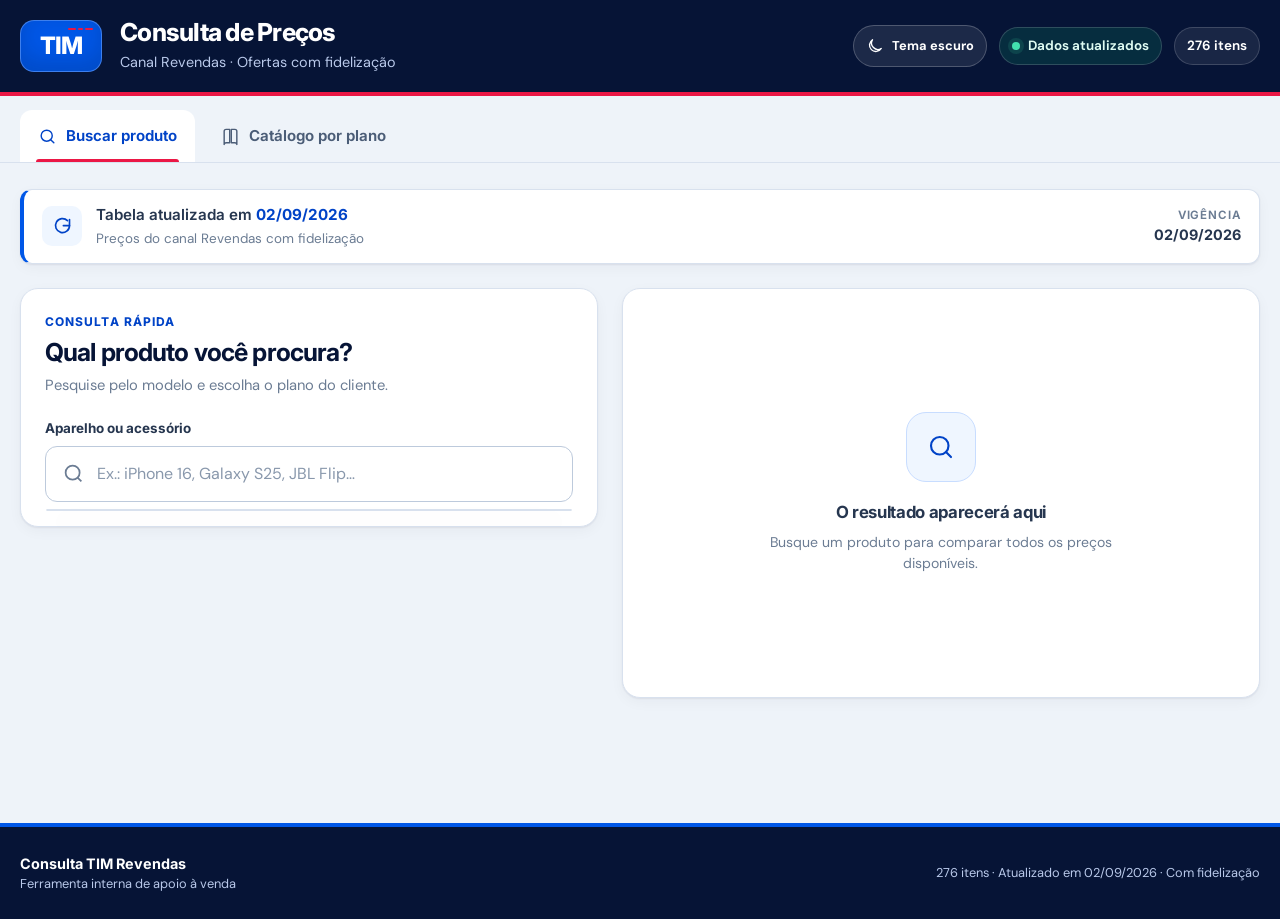
<file: index.html>
<!DOCTYPE html>
<html lang="pt-BR">
<head>
  <meta charset="UTF-8">
  <meta name="viewport" content="width=device-width, initial-scale=1.0">
  <meta name="description" content="Consulta de preços de aparelhos e acessórios TIM para canal Revendas">
  <meta name="theme-color" id="themeColorMeta" content="#061436">
  <title>TIM — Consulta de Preços · Revendas</title>
  <script>
    (() => {
      const storageKey = 'tim-consulta-theme';
      let savedTheme = null;
      try { savedTheme = localStorage.getItem(storageKey); } catch (error) { /* armazenamento indisponível */ }
      const systemTheme = window.matchMedia?.('(prefers-color-scheme: dark)').matches ? 'dark' : 'light';
      document.documentElement.dataset.theme = ['light', 'dark'].includes(savedTheme) ? savedTheme : systemTheme;
    })();
  </script>
  <link rel="preconnect" href="https://fonts.googleapis.com">
  <link href="https://fonts.googleapis.com/css2?family=Inter:wght@400;500;600;700;800&family=DM+Sans:wght@400;500;600&display=swap" rel="stylesheet">
  <link rel="stylesheet" href="style.css?v=a27bc28bf1bc">
</head>
<body>

  <a class="skip-link" href="#mainContent">Ir para a consulta</a>

  <!-- ════════════════════════════════════════════════════
       CABEÇALHO — Identidade visual e data da tabela
  ════════════════════════════════════════════════════ -->
  <header class="site-header" role="banner">
    <div class="header-inner">
      <div class="brand">
        <span class="brand-logo" aria-label="TIM">
          <span class="brand-logo-word">TIM</span>
          <span class="brand-logo-bars" aria-hidden="true"><i></i><i></i><i></i></span>
        </span>
        <div class="brand-text">
          <h1>Consulta de Preços</h1>
          <p>Canal Revendas · Ofertas com fidelização</p>
        </div>
      </div>
      <div class="header-status">
        <button class="theme-toggle" id="themeToggle" type="button" aria-label="Ativar tema escuro" aria-pressed="false" title="Ativar tema escuro">
          <svg class="theme-icon theme-icon-moon" viewBox="0 0 24 24" aria-hidden="true"><path d="M20.4 15.3A8.5 8.5 0 0 1 8.7 3.6 8.5 8.5 0 1 0 20.4 15.3Z"></path></svg>
          <svg class="theme-icon theme-icon-sun" viewBox="0 0 24 24" aria-hidden="true"><circle cx="12" cy="12" r="4"></circle><path d="M12 2v2M12 20v2M4.93 4.93l1.42 1.42M17.65 17.65l1.42 1.42M2 12h2M20 12h2M4.93 19.07l1.42-1.42M17.65 6.35l1.42-1.42"></path></svg>
          <span id="themeToggleText">Tema escuro</span>
        </button>
        <span class="status-pill"><span class="status-dot" aria-hidden="true"></span>Dados atualizados</span>
        <p class="header-badge" aria-label="Total de itens">276 itens</p>
      </div>
    </div>
  </header>

  <!-- ════════════════════════════════════════════════════
       NAVEGAÇÃO DE MODO — Buscar vs. Catálogo
  ════════════════════════════════════════════════════ -->
  <nav class="mode-nav" role="tablist" aria-label="Modo de navegação">
    <div class="mode-nav-inner">
      <button class="mode-tab active" id="modeSearchTab" role="tab" aria-selected="true" aria-controls="modeSearch" data-mode="search">
        <svg viewBox="0 0 24 24" aria-hidden="true"><circle cx="11" cy="11" r="7"></circle><path d="m20 20-4-4"></path></svg>
        Buscar produto
      </button>
      <button class="mode-tab" id="modeCatalogTab" role="tab" aria-selected="false" aria-controls="modeCatalog" data-mode="catalog" tabindex="-1">
        <svg viewBox="0 0 24 24" aria-hidden="true"><path d="M4 5.5A2.5 2.5 0 0 1 6.5 3H11v17H6.5A2.5 2.5 0 0 0 4 22z"></path><path d="M20 5.5A2.5 2.5 0 0 0 17.5 3H13v17h4.5A2.5 2.5 0 0 1 20 22z"></path></svg>
        Catálogo por plano
      </button>
    </div>
  </nav>

  <!-- ════════════════════════════════════════════════════
       CONTEÚDO PRINCIPAL
  ════════════════════════════════════════════════════ -->
  <main class="site-main" id="mainContent" role="main">

    <aside class="app-error" id="appError" role="alert" hidden>
      <strong>Não foi possível carregar a consulta.</strong>
      <span>Atualize a página. Se o problema continuar, confira os arquivos publicados.</span>
    </aside>

    <!-- Banner de vigência da tabela -->
    <aside class="update-banner" aria-label="Informação de atualização">
      <span class="update-icon" aria-hidden="true">
        <svg viewBox="0 0 24 24"><path d="M20 11a8 8 0 1 1-2.34-5.66"></path><path d="M20 4v7h-7"></path></svg>
      </span>
      <div class="update-copy">
        <p class="update-text">Tabela atualizada em <strong>02/09/2026</strong></p>
        <p class="update-subtext">Preços do canal Revendas com fidelização</p>
      </div>
      <p class="update-date"><span>Vigência</span> 02/09/2026</p>
    </aside>

    <!-- ══════════════════ MODO BUSCA ══════════════════ -->
    <div id="modeSearch" role="tabpanel" aria-labelledby="modeSearchTab" tabindex="0">

      <div class="search-layout">
        <div class="search-workspace">

      <!-- Seção de busca -->
      <section class="search-section" aria-label="Busca de produtos">
        <div class="section-heading">
          <span class="section-kicker">Consulta rápida</span>
          <h2>Qual produto você procura?</h2>
          <p>Pesquise pelo modelo e escolha o plano do cliente.</p>
        </div>
        <label class="field-label" for="searchInput">Aparelho ou acessório</label>
        <div class="search-wrapper" role="combobox" aria-expanded="false" aria-haspopup="listbox" aria-controls="searchDropdown">
          <svg class="search-icon" viewBox="0 0 24 24" fill="none" stroke="currentColor" stroke-width="2" aria-hidden="true">
            <circle cx="11" cy="11" r="8"/>
            <path d="m21 21-4.35-4.35"/>
          </svg>
          <input
            type="search"
            id="searchInput"
            placeholder="Ex.: iPhone 16, Galaxy S25, JBL Flip…"
            autocomplete="off"
            spellcheck="false"
            aria-autocomplete="list"
            aria-controls="searchDropdown"
          >
          <button class="search-clear" id="searchClear" type="button" aria-label="Limpar busca" hidden>✕</button>
          <ul class="search-dropdown" id="searchDropdown" role="listbox" aria-label="Sugestões de produtos"></ul>
        </div>
      </section>

      <!-- Seletor de planos (visível após selecionar produto) -->
      <section class="plan-section" id="planSection" aria-label="Seleção de plano" hidden>
        <div class="section-title-row">
          <div>
            <span class="section-step">2</span>
            <p class="field-label">Selecione o plano</p>
          </div>
          <span class="section-helper">Mostramos somente preços disponíveis</span>
        </div>
        <nav class="plan-tabs" id="planTabs" aria-label="Grupos de planos">
          <button class="plan-tab active" type="button" data-group="nonfid" aria-pressed="true">Sem fidelização</button>
          <button class="plan-tab" type="button" data-group="mobile" aria-pressed="false">Mobile</button>
          <button class="plan-tab" type="button" data-group="fibra" aria-pressed="false">TIM Fibra</button>
        </nav>
        <div id="planGrid" role="list" aria-label="Planos disponíveis"></div>
      </section>

        </div>

        <div class="result-workspace">

      <!-- Resultado da consulta -->
      <section class="result-section" id="resultSection" aria-label="Resultado da consulta" hidden>
        <article class="product-card">

          <header class="product-header">
            <div class="product-logo" id="productLogo" aria-hidden="true"></div>
            <div class="product-info">
              <p class="product-type" id="productType"></p>
              <h2 class="product-name" id="productName"></h2>
              <ul class="product-tags" id="productTags" aria-label="Características do produto"></ul>
            </div>
          </header>

          <!-- Controle do Boost Trade In (visível só se o produto tiver Boost) -->
          <div class="boost-control" id="boostControl" hidden>
            <div class="boost-info">
              <span class="boost-label">⚡ Boost Trade In</span>
              <span class="boost-desc" id="boostDesc">Desconto extra na troca de aparelho usado</span>
            </div>
            <button class="boost-toggle" id="boostToggle" type="button" role="switch" aria-checked="false">
              <span class="boost-toggle-track"><span class="boost-toggle-thumb"></span></span>
              <span class="boost-toggle-state" id="boostToggleState">Desativado</span>
            </button>
          </div>

          <!-- Destaque do preço selecionado -->
          <div class="price-spotlight" id="priceSpotlight" aria-live="polite">
            <p class="price-empty" id="priceEmpty">Selecione um plano acima para ver o preço</p>

            <div class="price-filled" id="priceFilled" hidden>
              <div class="price-plan-info">
                <span class="price-label">Preço no plano</span>
                <span class="price-plan-name" id="pricePlanName"></span>
              </div>
              <div class="price-value-row">
                <div class="price-value-block">
                  <span class="price-currency">R$</span>
                  <span class="price-integer" id="priceInteger"></span>
                  <span class="price-decimal" id="priceDecimal"></span>
                </div>
                <p class="price-hint" id="priceHint"></p>
                <div class="price-comparison" id="priceComparison"></div>
              </div>
            </div>
          </div>

          <!-- Todos os planos disponíveis -->
          <details class="all-plans" id="allPlansDetails">
            <summary class="all-plans-toggle">
              <span class="all-plans-title">Todos os planos disponíveis</span>
              <span class="all-plans-count badge" id="allPlansCount">0</span>
              <span class="all-plans-chevron" aria-hidden="true">▼</span>
            </summary>
            <ul class="all-plans-grid" id="allPlansGrid" role="list"></ul>
          </details>

        </article>
      </section>

      <!-- Estado inicial vazio -->
      <div class="empty-state" id="emptyState" aria-live="polite">
        <span class="empty-icon" aria-hidden="true">
          <svg viewBox="0 0 24 24"><circle cx="11" cy="11" r="7"></circle><path d="m20 20-4-4"></path></svg>
        </span>
        <h2>O resultado aparecerá aqui</h2>
        <p>Busque um produto para comparar todos os preços disponíveis.</p>
      </div>

        </div>
      </div>

    </div>

    <!-- ══════════════════ MODO CATÁLOGO ══════════════════ -->
    <div id="modeCatalog" role="tabpanel" aria-labelledby="modeCatalogTab" tabindex="0" hidden>

      <div class="catalog-heading">
        <div>
          <span class="section-kicker">Visão completa</span>
          <h2>Catálogo por plano</h2>
          <p>Escolha o plano e refine os resultados com os filtros.</p>
        </div>
      </div>

      <!-- Filtros do catálogo -->
      <section class="catalog-filters" aria-label="Filtros do catálogo">
        <div class="catalog-filter-group">
          <label class="field-label" for="catalogPlanSelect">Plano do Cliente</label>
          <select class="catalog-select" id="catalogPlanSelect" aria-label="Selecionar plano do cliente">
            <option value="">Escolha um plano</option>
          </select>
        </div>

        <div class="catalog-filter-group">
          <label class="field-label" for="catalogTypeSelect">Tipo</label>
          <select class="catalog-select" id="catalogTypeSelect" aria-label="Filtrar por tipo">
            <option value="all">Todos</option>
            <option value="aparelho">Aparelhos</option>
            <option value="acessorio">Acessórios</option>
          </select>
        </div>

        <div class="catalog-filter-group">
          <label class="field-label" for="catalogBrandSelect">Marca</label>
          <select class="catalog-select" id="catalogBrandSelect" aria-label="Filtrar por marca">
            <option value="all">Todas as marcas</option>
          </select>
        </div>

        <div class="catalog-filter-group catalog-filter-checkbox">
          <label class="catalog-check">
            <input type="checkbox" id="catalogBoostOnly">
            <span>Somente com Boost</span>
          </label>
        </div>
      </section>

      <!-- Faixa de preço (digitável) -->
      <section class="catalog-price-range" aria-label="Faixa de preço">
        <div class="field-label">Faixa de preço</div>
        <div class="price-input-row">
          <div class="price-input-group">
            <span class="price-input-prefix">de</span>
            <input type="number" id="catalogPriceMin" class="price-input" min="0" step="50" placeholder="0" inputmode="numeric" aria-label="Preço mínimo">
          </div>
          <span class="price-input-sep">—</span>
          <div class="price-input-group">
            <span class="price-input-prefix">até</span>
            <input type="number" id="catalogPriceMax" class="price-input" min="0" step="50" placeholder="sem limite" inputmode="numeric" aria-label="Preço máximo">
          </div>
          <button class="price-input-clear" id="catalogPriceClear" type="button">Limpar valores</button>
        </div>
      </section>

      <!-- Resumo de resultados -->
      <p class="catalog-summary" id="catalogSummary" aria-live="polite"></p>

      <!-- Grade do catálogo -->
      <section class="catalog-grid" id="catalogGrid" aria-label="Catálogo de produtos"></section>

      <!-- Estado vazio do catálogo -->
      <div class="empty-state" id="catalogEmpty">
        <span class="empty-icon" aria-hidden="true">
          <svg viewBox="0 0 24 24"><path d="M4 5.5A2.5 2.5 0 0 1 6.5 3H11v17H6.5A2.5 2.5 0 0 0 4 22z"></path><path d="M20 5.5A2.5 2.5 0 0 0 17.5 3H13v17h4.5A2.5 2.5 0 0 1 20 22z"></path></svg>
        </span>
        <h2>Selecione o plano do cliente</h2>
        <p>Os produtos disponíveis serão organizados do menor para o maior preço.</p>
      </div>

    </div>

  </main>

  <!-- ════════════════════════════════════════════════════
       RODAPÉ
  ════════════════════════════════════════════════════ -->
  <footer class="site-footer" role="contentinfo">
    <div class="footer-inner">
      <p><strong>Consulta TIM Revendas</strong><span>Ferramenta interna de apoio à venda</span></p>
      <p>276 itens &middot; Atualizado em <time datetime="2026-09-02">02/09/2026</time> &middot; Com fidelização</p>
    </div>
  </footer>

  <script src="script.js?v=e2e0c5e3e0f1"></script>
</body>
</html>
</file>
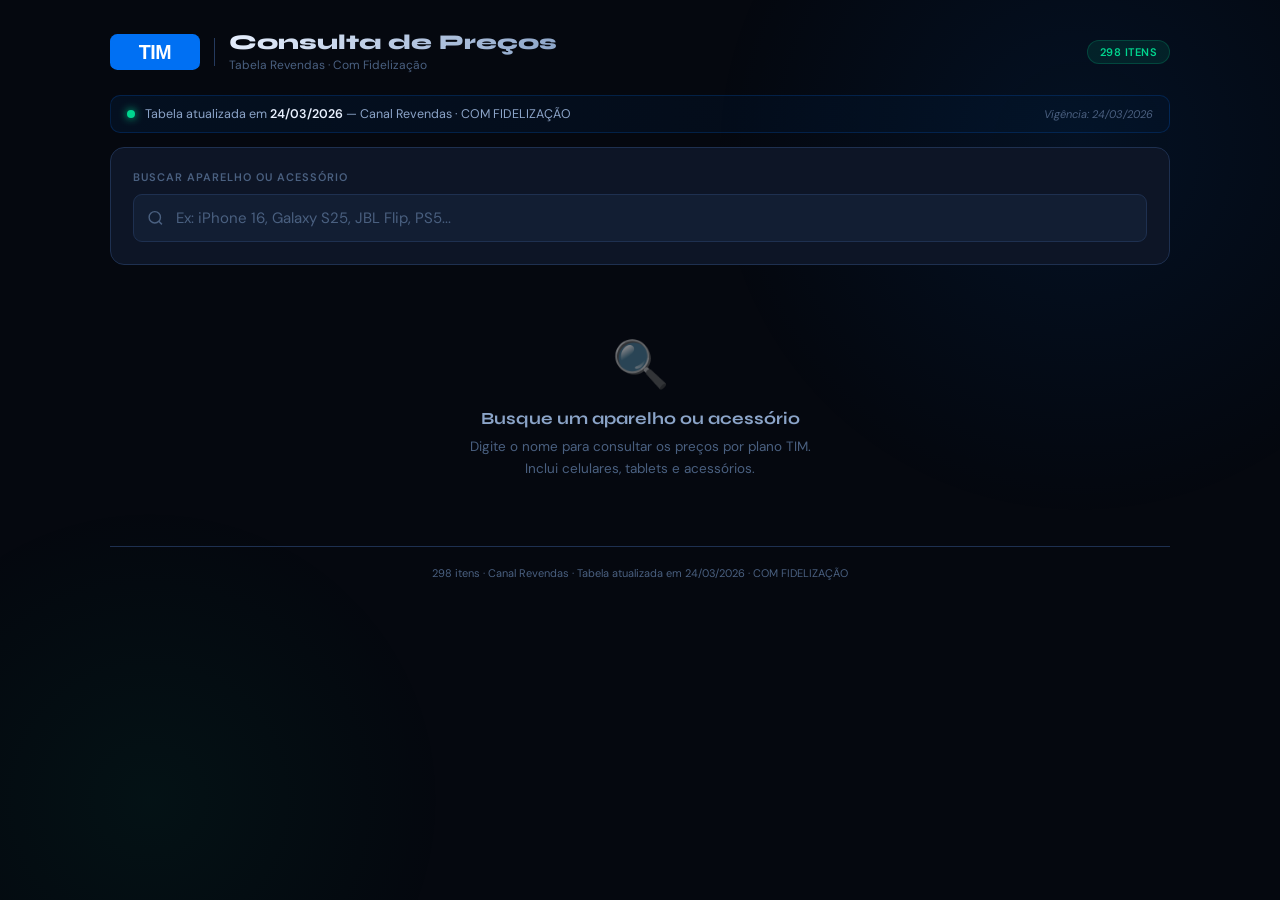
<file: Index.html>
<!DOCTYPE html>
<html lang="pt-BR">
<head>
<meta charset="UTF-8">
<meta name="viewport" content="width=device-width, initial-scale=1.0">
<title>TIM — Consulta de Preços</title>
<link href="https://fonts.googleapis.com/css2?family=Syne:wght@400;600;700;800&family=DM+Sans:ital,wght@0,300;0,400;0,500;0,600;1,400&display=swap" rel="stylesheet">
<style>
:root{
  --bg:#05080f;--surface:#0d1526;--surface2:#121e33;--surface3:#1a2840;
  --border:#1e3050;--border2:#253a5e;
  --accent:#0070f3;--accent-glow:rgba(0,112,243,.22);
  --text:#e8f0fe;--text2:#8ba4c8;--text3:#4a6080;
  --green:#00d68f;--green-bg:rgba(0,214,143,.1);
  --yellow:#ffc107;--orange:#ff8c42;
  --radius:14px;--radius-sm:9px;
}
*,*::before,*::after{box-sizing:border-box;margin:0;padding:0}
html{scroll-behavior:smooth}
body{background:var(--bg);color:var(--text);font-family:'DM Sans',sans-serif;min-height:100vh;overflow-x:hidden}
body::before{content:'';position:fixed;top:-250px;right:-200px;width:800px;height:800px;background:radial-gradient(circle,rgba(0,112,243,.09) 0%,transparent 65%);pointer-events:none;z-index:0}
body::after{content:'';position:fixed;bottom:-200px;left:-150px;width:600px;height:600px;background:radial-gradient(circle,rgba(0,214,143,.05) 0%,transparent 70%);pointer-events:none;z-index:0}
.wrap{position:relative;z-index:1;max-width:940px;margin:0 auto;padding:0 20px 80px}

/* HEADER */
header{padding:30px 0 22px;display:flex;align-items:center;gap:14px;flex-wrap:wrap}
.tim-logo svg{height:36px;width:auto;display:block}
.hd{width:1px;height:28px;background:var(--border2);flex-shrink:0}
.header-text h1{font-family:'Syne',sans-serif;font-weight:800;font-size:clamp(16px,3.2vw,21px);background:linear-gradient(135deg,#e8f0fe,#8ba4c8);-webkit-background-clip:text;-webkit-text-fill-color:transparent;background-clip:text}
.header-text p{font-size:12px;color:var(--text3);margin-top:2px}
.hbadge{margin-left:auto;background:var(--green-bg);color:var(--green);border:1px solid rgba(0,214,143,.2);border-radius:20px;padding:4px 12px;font-size:11px;font-weight:600;letter-spacing:.5px;text-transform:uppercase;white-space:nowrap}

/* UPDATE BANNER */
.update-banner{background:linear-gradient(90deg,rgba(0,112,243,.08),rgba(0,112,243,.03));border:1px solid rgba(0,112,243,.2);border-radius:10px;padding:10px 16px;margin-bottom:14px;display:flex;align-items:center;gap:10px;flex-wrap:wrap}
.udot{width:8px;height:8px;background:var(--green);border-radius:50%;flex-shrink:0;box-shadow:0 0 8px var(--green)}
.utext{font-size:12.5px;color:var(--text2)}.utext strong{color:var(--text);font-weight:600}
.uright{margin-left:auto;font-size:11px;color:var(--text3);font-style:italic}

/* SEARCH */
.search-section{background:var(--surface);border:1px solid var(--border);border-radius:var(--radius);padding:22px;margin-bottom:14px}
.slabel{font-size:11px;font-weight:600;letter-spacing:1px;text-transform:uppercase;color:var(--text3);margin-bottom:10px}
.search-wrap{position:relative}
.sicon{position:absolute;left:14px;top:50%;transform:translateY(-50%);color:var(--text3);pointer-events:none;width:17px;height:17px}
.sclear{position:absolute;right:14px;top:50%;transform:translateY(-50%);background:var(--surface3);border:1px solid var(--border);color:var(--text3);border-radius:6px;width:26px;height:26px;display:none;align-items:center;justify-content:center;cursor:pointer;font-size:13px;transition:all .15s}
.sclear:hover{color:var(--text)}.sclear.vis{display:flex}
#searchInput{width:100%;background:var(--surface2);border:1.5px solid var(--border);border-radius:var(--radius-sm);padding:13px 46px 13px 42px;color:var(--text);font-family:'DM Sans',sans-serif;font-size:15px;outline:none;transition:border-color .2s,box-shadow .2s}
#searchInput::placeholder{color:var(--text3)}
#searchInput:focus{border-color:var(--accent);box-shadow:0 0 0 3px var(--accent-glow)}

/* DROPDOWN */
.dropdown{position:absolute;top:calc(100% + 6px);left:0;right:0;background:var(--surface2);border:1.5px solid var(--border2);border-radius:var(--radius-sm);max-height:340px;overflow-y:auto;z-index:200;display:none;box-shadow:0 16px 48px rgba(0,0,0,.55)}
.dropdown.open{display:block}
.dropdown::-webkit-scrollbar{width:4px}.dropdown::-webkit-scrollbar-thumb{background:var(--border2);border-radius:4px}
.ddi{padding:10px 14px;cursor:pointer;border-bottom:1px solid var(--border);transition:background .12s;display:flex;align-items:center;gap:10px}
.ddi:last-child{border-bottom:none}.ddi:hover,.ddi.focused{background:var(--surface3)}
.ddlogo{width:32px;height:32px;flex-shrink:0;display:flex;align-items:center;justify-content:center;background:white;border-radius:7px;padding:4px;overflow:hidden}
.ddlogo svg,.ddlogo img{width:100%;height:100%;object-fit:contain}
.ddlogo.ico{background:var(--surface3);border:1px solid var(--border);font-size:15px}
.ddinfo{flex:1;min-width:0}
.ddname{font-size:13.5px;color:var(--text);font-weight:500;white-space:nowrap;overflow:hidden;text-overflow:ellipsis}
.ddname mark{background:transparent;color:var(--accent);font-weight:700}
.ddsub{font-size:11px;color:var(--text3);margin-top:1px}
.ddtags{display:flex;gap:5px;flex-shrink:0}
.tag{font-size:10px;border-radius:4px;padding:2px 7px;font-weight:600;border:1px solid}
.ttech{background:var(--surface3);color:var(--text3);border-color:var(--border)}
.t5g{background:rgba(0,214,143,.08);color:var(--green);border-color:rgba(0,214,143,.2)}
.tacc{background:rgba(255,193,7,.08);color:var(--yellow);border-color:rgba(255,193,7,.2)}
.nores{padding:20px;text-align:center;color:var(--text3);font-size:14px}

/* PLAN SECTION */
.plan-section{background:var(--surface);border:1px solid var(--border);border-radius:var(--radius);padding:22px;margin-bottom:14px;display:none}
.plan-section.vis{display:block;animation:fadeUp .3s ease}
@keyframes fadeUp{from{opacity:0;transform:translateY(8px)}to{opacity:1;transform:translateY(0)}}
.plan-tabs{display:flex;gap:6px;margin-bottom:16px;flex-wrap:wrap}
.ptab{background:var(--surface2);border:1.5px solid var(--border);color:var(--text3);border-radius:20px;padding:6px 14px;font-size:12px;font-weight:600;cursor:pointer;transition:all .15s;font-family:'DM Sans',sans-serif;white-space:nowrap}
.ptab:hover{color:var(--text);border-color:var(--border2)}
.ptab.active{background:var(--accent);border-color:var(--accent);color:white;box-shadow:0 0 14px var(--accent-glow)}

/* ── PLAN CARDS — horizontal layout name + price ── */
.plan-grid{display:grid;grid-template-columns:repeat(auto-fill,minmax(210px,1fr));gap:6px}
.pcard{background:var(--surface2);border:1.5px solid var(--border);border-radius:var(--radius-sm);padding:11px 14px;cursor:pointer;transition:all .18s;display:flex;align-items:center;justify-content:space-between;gap:10px;min-height:52px}
.pcard:hover{border-color:var(--accent);background:var(--surface3);transform:translateY(-1px)}
.pcard.sel{border-color:var(--accent);background:rgba(0,112,243,.1);box-shadow:0 0 0 1px var(--accent)}
.pcard.unavail{opacity:.3;cursor:not-allowed}.pcard.unavail:hover{transform:none;border-color:var(--border);background:var(--surface2)}
.pcard-name{font-size:12px;font-weight:600;color:var(--text);line-height:1.3;flex:1}
.pcard-price{font-family:'Syne',sans-serif;font-size:15px;font-weight:700;color:var(--green);white-space:nowrap;flex-shrink:0}
.pcard-price.na{font-size:11px;color:var(--text3);font-family:'DM Sans',sans-serif;font-weight:400}
/* Special styling for non-fidelized tab cards */
.pcard.nonfid{border-color:rgba(255,140,66,.25)}
.pcard.nonfid:hover{border-color:var(--orange)}
.pcard.nonfid.sel{border-color:var(--orange);background:rgba(255,140,66,.08);box-shadow:0 0 0 1px var(--orange)}
.pcard-price.nonfid-color{color:var(--orange)}
.nonfid-note{font-size:11px;color:var(--text3);margin-top:10px;padding:8px 10px;background:rgba(255,140,66,.06);border:1px solid rgba(255,140,66,.15);border-radius:7px;line-height:1.5}

/* RESULT */
.result-section{display:none}.result-section.vis{display:block;animation:fadeUp .35s ease}
.result-card{background:var(--surface);border:1px solid var(--border);border-radius:var(--radius);padding:26px;margin-bottom:14px}

/* Result header */
.result-header{display:flex;align-items:flex-start;gap:16px;margin-bottom:22px;flex-wrap:wrap}
.blogo{width:60px;height:60px;background:white;border-radius:13px;display:flex;align-items:center;justify-content:center;flex-shrink:0;padding:8px;overflow:hidden;box-shadow:0 4px 16px rgba(0,0,0,.35)}
.blogo svg,.blogo img{width:100%;height:100%;object-fit:contain}
.blogo.ico{background:var(--surface2);border:1px solid var(--border);font-size:26px}
.rinfo{flex:1}
.rtype{font-size:10px;font-weight:700;letter-spacing:1.2px;text-transform:uppercase;color:var(--text3);margin-bottom:4px}
.rmodel{font-family:'Syne',sans-serif;font-size:clamp(15px,3vw,20px);font-weight:700;color:var(--text);line-height:1.25;margin-bottom:8px}
.rtags{display:flex;gap:6px;flex-wrap:wrap}
.rtag{font-size:11px;border-radius:5px;padding:3px 9px;font-weight:600;border:1px solid}
.rt-def{background:var(--surface3);color:var(--text3);border-color:var(--border)}
.rt-5g{background:rgba(0,214,143,.08);color:var(--green);border-color:rgba(0,214,143,.2)}
.rt-acc{background:rgba(255,193,7,.08);color:var(--yellow);border-color:rgba(255,193,7,.2)}
.rt-loja{background:rgba(255,140,66,.08);color:var(--orange);border-color:rgba(255,140,66,.2)}

/* PRICE SPOTLIGHT */
.spotlight{background:var(--surface2);border:1.5px solid var(--border2);border-radius:var(--radius);overflow:hidden;margin-bottom:22px}
.sp-top{padding:16px 22px 14px;border-bottom:1px solid var(--border)}
.sp-label{font-size:10px;font-weight:700;letter-spacing:1.2px;text-transform:uppercase;color:var(--text3);margin-bottom:8px}
.sp-plan-name{font-size:14px;font-weight:600;color:var(--accent);line-height:1.3}
.sp-plan-name.nonfid-accent{color:var(--orange)}
.sp-bottom{padding:16px 22px;display:flex;align-items:flex-end;gap:20px;flex-wrap:wrap}
.sp-price-block{flex:1}
.sp-price-row{display:flex;align-items:baseline;gap:8px;flex-wrap:wrap}
.sp-curr{font-family:'Syne',sans-serif;font-size:20px;font-weight:700;color:var(--text2);padding-bottom:5px}
.sp-int{font-family:'Syne',sans-serif;font-size:clamp(40px,8vw,60px);font-weight:800;color:var(--text);line-height:1;letter-spacing:-3px}
.sp-dec{font-family:'Syne',sans-serif;font-size:23px;font-weight:700;color:var(--text2);padding-bottom:7px;letter-spacing:0}
.sp-hint{font-size:11px;color:var(--text3);margin-top:5px;font-style:italic}
.sp-compare{display:flex;flex-direction:column;gap:4px;align-items:flex-end;padding-bottom:4px}
.cmp-lbl{font-size:11px;color:var(--text3);font-weight:500}
.cmp-orig{font-size:15px;color:var(--text3);text-decoration:line-through;font-weight:500}
.cmp-save{display:inline-flex;align-items:center;gap:4px;background:var(--green-bg);border:1px solid rgba(0,214,143,.25);border-radius:6px;padding:4px 10px;font-size:12px;font-weight:700;color:var(--green)}
.sp-empty{padding:26px 22px;text-align:center;color:var(--text3);font-size:14px}

/* ALL PLANS – collapsible */
.allplans-toggle{display:flex;align-items:center;justify-content:space-between;cursor:pointer;padding:12px 16px;background:var(--surface2);border:1px solid var(--border);border-radius:var(--radius-sm);margin-bottom:0;transition:all .15s;user-select:none}
.allplans-toggle:hover{background:var(--surface3);border-color:var(--border2)}
.allplans-toggle-left{display:flex;align-items:center;gap:10px}
.allplans-toggle-title{font-family:'Syne',sans-serif;font-size:13px;font-weight:700;color:var(--text2)}
.allplans-count{font-size:11px;background:var(--surface3);color:var(--text3);border:1px solid var(--border);border-radius:10px;padding:2px 8px;font-weight:600}
.allplans-chevron{color:var(--text3);transition:transform .25s;font-size:14px;flex-shrink:0}
.allplans-chevron.open{transform:rotate(180deg)}
.allplans-body{overflow:hidden;max-height:0;transition:max-height .35s ease}
.allplans-body.open{max-height:2000px}
.allplans-inner{padding-top:10px;display:grid;grid-template-columns:repeat(auto-fill,minmax(230px,1fr));gap:5px}
.mplan{display:flex;align-items:center;background:var(--surface2);border:1px solid var(--border);border-radius:var(--radius-sm);padding:10px 14px;cursor:pointer;transition:all .15s;gap:12px}
.mplan:hover{border-color:var(--border2);background:var(--surface3)}
.mplan.active{border-color:var(--accent);background:rgba(0,112,243,.08)}
.mplan-name{font-size:12px;color:var(--text2);font-weight:500;flex:1;line-height:1.3}
.mplan-pb{text-align:right;flex-shrink:0}
.mplan-curr{font-size:10px;color:var(--text3);font-weight:500}
.mplan-int{font-family:'Syne',sans-serif;font-size:16px;font-weight:700;color:var(--green);line-height:1}
.mplan-dec{font-family:'Syne',sans-serif;font-size:11px;font-weight:600;color:var(--green);opacity:.75}

/* EMPTY */
.empty-state{text-align:center;padding:55px 20px;color:var(--text3)}
.empty-icon{font-size:46px;margin-bottom:14px;opacity:.5}
.empty-state h2{font-family:'Syne',sans-serif;font-size:17px;color:var(--text2);margin-bottom:7px}
.empty-state p{font-size:13.5px;line-height:1.65;max-width:360px;margin:0 auto}

/* FOOTER */
.footer{text-align:center;font-size:11px;color:var(--text3);padding-top:16px;border-top:1px solid var(--border);margin-top:10px;line-height:1.9}

/* RESPONSIVE */
@media(max-width:600px){
  .wrap{padding:0 14px 60px}
  header{padding:16px 0 14px}
  .hbadge{display:none}
  .search-section,.plan-section,.result-card{padding:16px}
  .plan-grid{grid-template-columns:1fr 1fr}
  .allplans-inner{grid-template-columns:1fr}
  .sp-bottom{gap:14px}
  .sp-compare{align-items:flex-start}
  .uright{display:none}
}
@media(min-width:1200px){
  .wrap{max-width:1100px}
  .plan-grid{grid-template-columns:repeat(auto-fill,minmax(210px,1fr))}
}
</style>
</head>
<body>
<div class="wrap">

<header>
  <div class="tim-logo"><svg viewBox="0 0 110 44" xmlns="http://www.w3.org/2000/svg"><rect width="110" height="44" rx="9" fill="#0070f3"/><text x="55" y="30" text-anchor="middle" font-family="Arial Black,sans-serif" font-weight="900" font-size="24" fill="white" letter-spacing="-0.5">TIM</text></svg></div>
  <div class="hd"></div>
  <div class="header-text"><h1>Consulta de Preços</h1><p>Tabela Revendas · Com Fidelização</p></div>
  <div class="hbadge">298 itens</div>
</header>

<div class="update-banner">
  <div class="udot"></div>
  <div class="utext">Tabela atualizada em <strong>24/03/2026</strong> — Canal Revendas · COM FIDELIZAÇÃO</div>
  <div class="uright">Vigência: 24/03/2026</div>
</div>

<div class="search-section">
  <div class="slabel">Buscar Aparelho ou Acessório</div>
  <div class="search-wrap">
    <svg class="sicon" viewBox="0 0 24 24" fill="none" stroke="currentColor" stroke-width="2"><circle cx="11" cy="11" r="8"/><path d="m21 21-4.35-4.35"/></svg>
    <input type="text" id="searchInput" placeholder="Ex: iPhone 16, Galaxy S25, JBL Flip, PS5..." autocomplete="off" spellcheck="false">
    <div class="sclear" id="sclear">✕</div>
    <div class="dropdown" id="dropdown"></div>
  </div>
</div>

<div class="plan-section" id="planSection">
  <div class="slabel">Selecionar Plano</div>
  <div class="plan-tabs" id="planTabs">
    <button class="ptab active" data-group="nonfid">💰 Sem Fidelização</button>
    <button class="ptab" data-group="mobile">📱 Mobile Fidelizado</button>
    <button class="ptab" data-group="fibra">🌐 TIM Fibra</button>
    <button class="ptab" data-group="casa">🏠 TIM Casa</button>
  </div>
  <div class="plan-grid" id="planGrid"></div>
</div>

<div class="result-section" id="resultSection">
  <div class="result-card">
    <div class="result-header">
      <div class="blogo" id="brandBox"></div>
      <div class="rinfo">
        <div class="rtype" id="rtype"></div>
        <div class="rmodel" id="rmodel"></div>
        <div class="rtags" id="rtags"></div>
      </div>
    </div>

    <div class="spotlight" id="spotlight">
      <div class="sp-empty" id="spEmpty">Selecione um plano acima para ver o preço</div>
      <div id="spFilled" style="display:none">
        <div class="sp-top"><div class="sp-label">Preço no plano</div><div class="sp-plan-name" id="spPlanName"></div></div>
        <div class="sp-bottom">
          <div class="sp-price-block">
            <div class="sp-price-row">
              <span class="sp-curr">R$</span>
              <span class="sp-int" id="spInt"></span>
              <span class="sp-dec" id="spDec"></span>
            </div>
            <div class="sp-hint" id="spHint"></div>
          </div>
          <div class="sp-compare" id="spCompare"></div>
        </div>
      </div>
    </div>

    <!-- Collapsible all plans -->
    <div class="allplans-toggle" id="allplansToggle">
      <div class="allplans-toggle-left">
        <span class="allplans-toggle-title">Todos os planos disponíveis</span>
        <span class="allplans-count" id="allplansCount">0</span>
      </div>
      <span class="allplans-chevron" id="allplansChevron">▼</span>
    </div>
    <div class="allplans-body" id="allplansBody">
      <div class="allplans-inner" id="allplansGrid"></div>
    </div>
  </div>
</div>

<div class="empty-state" id="emptyState">
  <div class="empty-icon">🔍</div>
  <h2>Busque um aparelho ou acessório</h2>
  <p>Digite o nome para consultar os preços por plano TIM. Inclui celulares, tablets e acessórios.</p>
</div>

<div class="footer">
  298 itens · Canal Revendas · Tabela atualizada em 24/03/2026 · COM FIDELIZAÇÃO
</div>
</div>

<script>
const DATA = [{"codigo":"4013033","descricao":"AP. FIXO MULTILASER RE504","descricao_sap":"AP. FIXO MULTILASER RE504-PRETO","categoria":"21X","pre":299.0,"base_retail":299.0,"controle_nao_fid":299.0,"pos_nao_fid":299.0,"data_fim":"31.03.2026","tecnologia":"4G","tipo":"aparelho","planos":{"TIM FIXO LOCAL TOTAL PLUS (Plano Fidelizado)":199.0,"TIM FIXO BRASIL TOTAL PLUS (Plano Fidelizado)":159.0,"TIM FIXO TOTAL LDI PLUS (Plano Fidelizado)":129.0},"variants":["AP. FIXO MULTILASER RE504-PRETO"]},{"codigo":"4011530","descricao":"AP.FIXO POSITIVO P35","descricao_sap":"AP.FIXO POSITIVO P35-PRETO","categoria":"21X","pre":19.0,"base_retail":9.0,"controle_nao_fid":9.0,"pos_nao_fid":9.0,"data_fim":"31.03.2026","tecnologia":"4G","tipo":"aparelho","planos":{},"variants":["AP.FIXO POSITIVO P35-PRETO"]},{"codigo":"4013881","descricao":"APPLE IPHONE 12 128GB","descricao_sap":"APPLE IPHONE 12 128GB-VERDE","categoria":"21X","pre":4499.0,"base_retail":2299.0,"controle_nao_fid":999.0,"pos_nao_fid":999.0,"data_fim":"31.03.2026","tecnologia":"5G","tipo":"aparelho","planos":{"TIM CONTROLE":999.0,"TIM CONTROLE PLUS":999.0,"TIM CONTROLE PREMIUM":999.0,"TIM CONTROLE SMART":999.0,"TIM CONTROLE REDES SOCIAIS":999.0,"TIM BLACK":999.0,"TIM BLACK PLUS":999.0,"TIM BLACK PREMIUM":999.0,"TIM BLACK A (15GB)":999.0,"TIM BLACK B (20GB)":999.0,"TIM BLACK C (25GB)":999.0,"TIM BLACK C ULTRA":999.0,"TIM BLACK FAMÍLIA":999.0,"TIM BLACK FAMÍLIA A ONE":999.0,"TIM BLACK FAMÍLIA PLUS":999.0,"TIM BLACK FAMÍLIA PREMIUM":999.0,"TIM BLACK FAMÍLIA C ONE":999.0,"TIM BLACK FAMÍLIA VIP":999.0},"variants":["APPLE IPHONE 12 128GB-PRETO NAC","APPLE IPHONE 12 128GB-AZUL NAC","APPLE IPHONE 12 128GB-BRANCO NAC","APPLE IPHONE 12 128GB-PRETO","APPLE IPHONE 12 128GB-ROXO","APPLE IPHONE 12 128GB-AZUL","APPLE IPHONE 12 128GB-VERDE","APPLE IPHONE 12 128GB-VERMELHO","APPLE IPHONE 12 128GB-BRANCO"]},{"codigo":"4013875","descricao":"APPLE IPHONE 12 64GB","descricao_sap":"APPLE IPHONE 12 64GB-VERDE","categoria":"21X","pre":6499.0,"base_retail":2599.0,"controle_nao_fid":999.0,"pos_nao_fid":999.0,"data_fim":"31.03.2026","tecnologia":"5G","tipo":"aparelho","planos":{"TIM CONTROLE":999.0,"TIM CONTROLE PLUS":999.0,"TIM CONTROLE PREMIUM":999.0,"TIM CONTROLE SMART":999.0,"TIM CONTROLE REDES SOCIAIS":999.0,"TIM BLACK":999.0,"TIM BLACK PLUS":999.0,"TIM BLACK PREMIUM":999.0,"TIM BLACK A (15GB)":999.0,"TIM BLACK B (20GB)":999.0,"TIM BLACK C (25GB)":999.0,"TIM BLACK C ULTRA":999.0,"TIM BLACK FAMÍLIA":999.0,"TIM BLACK FAMÍLIA A ONE":999.0,"TIM BLAC
</file>
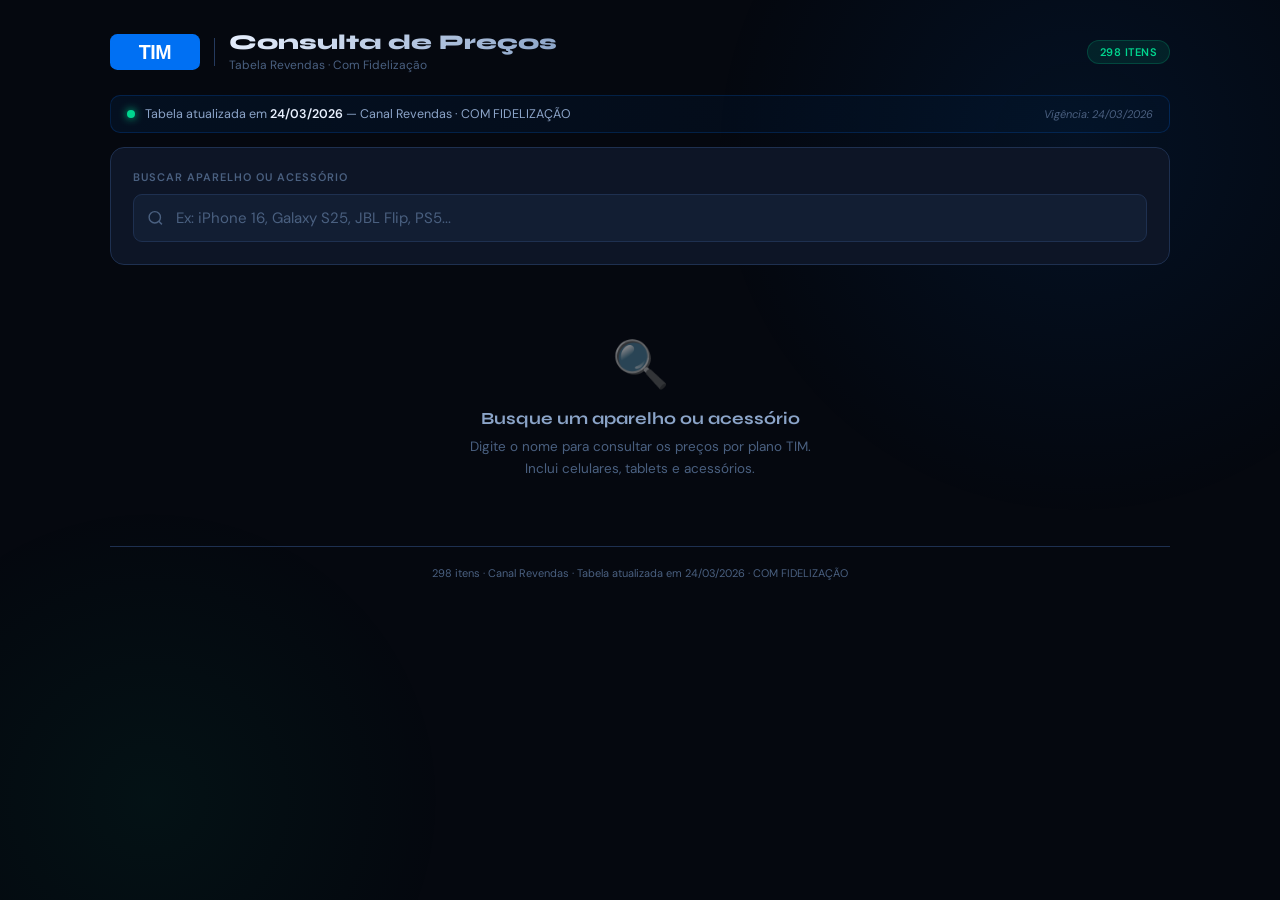
<file: consulta_tim-1.html>
<!DOCTYPE html>
<html lang="pt-BR">
<head>
<meta charset="UTF-8">
<meta name="viewport" content="width=device-width, initial-scale=1.0">
<title>TIM — Consulta de Preços</title>
<link href="https://fonts.googleapis.com/css2?family=Syne:wght@400;600;700;800&family=DM+Sans:ital,wght@0,300;0,400;0,500;0,600;1,400&display=swap" rel="stylesheet">
<style>
:root{
  --bg:#05080f;--surface:#0d1526;--surface2:#121e33;--surface3:#1a2840;
  --border:#1e3050;--border2:#253a5e;
  --accent:#0070f3;--accent-glow:rgba(0,112,243,.22);
  --text:#e8f0fe;--text2:#8ba4c8;--text3:#4a6080;
  --green:#00d68f;--green-bg:rgba(0,214,143,.1);
  --yellow:#ffc107;--orange:#ff8c42;
  --radius:14px;--radius-sm:9px;
}
*,*::before,*::after{box-sizing:border-box;margin:0;padding:0}
html{scroll-behavior:smooth}
body{background:var(--bg);color:var(--text);font-family:'DM Sans',sans-serif;min-height:100vh;overflow-x:hidden}
body::before{content:'';position:fixed;top:-250px;right:-200px;width:800px;height:800px;background:radial-gradient(circle,rgba(0,112,243,.09) 0%,transparent 65%);pointer-events:none;z-index:0}
body::after{content:'';position:fixed;bottom:-200px;left:-150px;width:600px;height:600px;background:radial-gradient(circle,rgba(0,214,143,.05) 0%,transparent 70%);pointer-events:none;z-index:0}
.wrap{position:relative;z-index:1;max-width:940px;margin:0 auto;padding:0 20px 80px}

/* HEADER */
header{padding:30px 0 22px;display:flex;align-items:center;gap:14px;flex-wrap:wrap}
.tim-logo svg{height:36px;width:auto;display:block}
.hd{width:1px;height:28px;background:var(--border2);flex-shrink:0}
.header-text h1{font-family:'Syne',sans-serif;font-weight:800;font-size:clamp(16px,3.2vw,21px);background:linear-gradient(135deg,#e8f0fe,#8ba4c8);-webkit-background-clip:text;-webkit-text-fill-color:transparent;background-clip:text}
.header-text p{font-size:12px;color:var(--text3);margin-top:2px}
.hbadge{margin-left:auto;background:var(--green-bg);color:var(--green);border:1px solid rgba(0,214,143,.2);border-radius:20px;padding:4px 12px;font-size:11px;font-weight:600;letter-spacing:.5px;text-transform:uppercase;white-space:nowrap}

/* UPDATE BANNER */
.update-banner{background:linear-gradient(90deg,rgba(0,112,243,.08),rgba(0,112,243,.03));border:1px solid rgba(0,112,243,.2);border-radius:10px;padding:10px 16px;margin-bottom:14px;display:flex;align-items:center;gap:10px;flex-wrap:wrap}
.udot{width:8px;height:8px;background:var(--green);border-radius:50%;flex-shrink:0;box-shadow:0 0 8px var(--green)}
.utext{font-size:12.5px;color:var(--text2)}.utext strong{color:var(--text);font-weight:600}
.uright{margin-left:auto;font-size:11px;color:var(--text3);font-style:italic}

/* SEARCH */
.search-section{background:var(--surface);border:1px solid var(--border);border-radius:var(--radius);padding:22px;margin-bottom:14px}
.slabel{font-size:11px;font-weight:600;letter-spacing:1px;text-transform:uppercase;color:var(--text3);margin-bottom:10px}
.search-wrap{position:relative}
.sicon{position:absolute;left:14px;top:50%;transform:translateY(-50%);color:var(--text3);pointer-events:none;width:17px;height:17px}
.sclear{position:absolute;right:14px;top:50%;transform:translateY(-50%);background:var(--surface3);border:1px solid var(--border);color:var(--text3);border-radius:6px;width:26px;height:26px;display:none;align-items:center;justify-content:center;cursor:pointer;font-size:13px;transition:all .15s}
.sclear:hover{color:var(--text)}.sclear.vis{display:flex}
#searchInput{width:100%;background:var(--surface2);border:1.5px solid var(--border);border-radius:var(--radius-sm);padding:13px 46px 13px 42px;color:var(--text);font-family:'DM Sans',sans-serif;font-size:15px;outline:none;transition:border-color .2s,box-shadow .2s}
#searchInput::placeholder{color:var(--text3)}
#searchInput:focus{border-color:var(--accent);box-shadow:0 0 0 3px var(--accent-glow)}

/* DROPDOWN */
.dropdown{position:absolute;top:calc(100% + 6px);left:0;right:0;background:var(--surface2);border:1.5px solid var(--border2);border-radius:var(--radius-sm);max-height:340px;overflow-y:auto;z-index:200;display:none;box-shadow:0 16px 48px rgba(0,0,0,.55)}
.dropdown.open{display:block}
.dropdown::-webkit-scrollbar{width:4px}.dropdown::-webkit-scrollbar-thumb{background:var(--border2);border-radius:4px}
.ddi{padding:10px 14px;cursor:pointer;border-bottom:1px solid var(--border);transition:background .12s;display:flex;align-items:center;gap:10px}
.ddi:last-child{border-bottom:none}.ddi:hover,.ddi.focused{background:var(--surface3)}
.ddlogo{width:32px;height:32px;flex-shrink:0;display:flex;align-items:center;justify-content:center;background:white;border-radius:7px;padding:4px;overflow:hidden}
.ddlogo svg,.ddlogo img{width:100%;height:100%;object-fit:contain}
.ddlogo.ico{background:var(--surface3);border:1px solid var(--border);font-size:15px}
.ddinfo{flex:1;min-width:0}
.ddname{font-size:13.5px;color:var(--text);font-weight:500;white-space:nowrap;overflow:hidden;text-overflow:ellipsis}
.ddname mark{background:transparent;color:var(--accent);font-weight:700}
.ddsub{font-size:11px;color:var(--text3);margin-top:1px}
.ddtags{display:flex;gap:5px;flex-shrink:0}
.tag{font-size:10px;border-radius:4px;padding:2px 7px;font-weight:600;border:1px solid}
.ttech{background:var(--surface3);color:var(--text3);border-color:var(--border)}
.t5g{background:rgba(0,214,143,.08);color:var(--green);border-color:rgba(0,214,143,.2)}
.tacc{background:rgba(255,193,7,.08);color:var(--yellow);border-color:rgba(255,193,7,.2)}
.nores{padding:20px;text-align:center;color:var(--text3);font-size:14px}

/* PLAN SECTION */
.plan-section{background:var(--surface);border:1px solid var(--border);border-radius:var(--radius);padding:22px;margin-bottom:14px;display:none}
.plan-section.vis{display:block;animation:fadeUp .3s ease}
@keyframes fadeUp{from{opacity:0;transform:translateY(8px)}to{opacity:1;transform:translateY(0)}}
.plan-tabs{display:flex;gap:6px;margin-bottom:16px;flex-wrap:wrap}
.ptab{background:var(--surface2);border:1.5px solid var(--border);color:var(--text3);border-radius:20px;padding:6px 14px;font-size:12px;font-weight:600;cursor:pointer;transition:all .15s;font-family:'DM Sans',sans-serif;white-space:nowrap}
.ptab:hover{color:var(--text);border-color:var(--border2)}
.ptab.active{background:var(--accent);border-color:var(--accent);color:white;box-shadow:0 0 14px var(--accent-glow)}

/* ── PLAN CARDS — horizontal layout name + price ── */
.plan-grid{display:grid;grid-template-columns:repeat(auto-fill,minmax(210px,1fr));gap:6px}
.pcard{background:var(--surface2);border:1.5px solid var(--border);border-radius:var(--radius-sm);padding:11px 14px;cursor:pointer;transition:all .18s;display:flex;align-items:center;justify-content:space-between;gap:10px;min-height:52px}
.pcard:hover{border-color:var(--accent);background:var(--surface3);transform:translateY(-1px)}
.pcard.sel{border-color:var(--accent);background:rgba(0,112,243,.1);box-shadow:0 0 0 1px var(--accent)}
.pcard.unavail{opacity:.3;cursor:not-allowed}.pcard.unavail:hover{transform:none;border-color:var(--border);background:var(--surface2)}
.pcard-name{font-size:12px;font-weight:600;color:var(--text);line-height:1.3;flex:1}
.pcard-price{font-family:'Syne',sans-serif;font-size:15px;font-weight:700;color:var(--green);white-space:nowrap;flex-shrink:0}
.pcard-price.na{font-size:11px;color:var(--text3);font-family:'DM Sans',sans-serif;font-weight:400}
/* Special styling for non-fidelized tab cards */
.pcard.nonfid{border-color:rgba(255,140,66,.25)}
.pcard.nonfid:hover{border-color:var(--orange)}
.pcard.nonfid.sel{border-color:var(--orange);background:rgba(255,140,66,.08);box-shadow:0 0 0 1px var(--orange)}
.pcard-price.nonfid-color{color:var(--orange)}
.nonfid-note{font-size:11px;color:var(--text3);margin-top:10px;padding:8px 10px;background:rgba(255,140,66,.06);border:1px solid rgba(255,140,66,.15);border-radius:7px;line-height:1.5}

/* RESULT */
.result-section{display:none}.result-section.vis{display:block;animation:fadeUp .35s ease}
.result-card{background:var(--surface);border:1px solid var(--border);border-radius:var(--radius);padding:26px;margin-bottom:14px}

/* Result header */
.result-header{display:flex;align-items:flex-start;gap:16px;margin-bottom:22px;flex-wrap:wrap}
.blogo{width:60px;height:60px;background:white;border-radius:13px;display:flex;align-items:center;justify-content:center;flex-shrink:0;padding:8px;overflow:hidden;box-shadow:0 4px 16px rgba(0,0,0,.35)}
.blogo svg,.blogo img{width:100%;height:100%;object-fit:contain}
.blogo.ico{background:var(--surface2);border:1px solid var(--border);font-size:26px}
.rinfo{flex:1}
.rtype{font-size:10px;font-weight:700;letter-spacing:1.2px;text-transform:uppercase;color:var(--text3);margin-bottom:4px}
.rmodel{font-family:'Syne',sans-serif;font-size:clamp(15px,3vw,20px);font-weight:700;color:var(--text);line-height:1.25;margin-bottom:8px}
.rtags{display:flex;gap:6px;flex-wrap:wrap}
.rtag{font-size:11px;border-radius:5px;padding:3px 9px;font-weight:600;border:1px solid}
.rt-def{background:var(--surface3);color:var(--text3);border-color:var(--border)}
.rt-5g{background:rgba(0,214,143,.08);color:var(--green);border-color:rgba(0,214,143,.2)}
.rt-acc{background:rgba(255,193,7,.08);color:var(--yellow);border-color:rgba(255,193,7,.2)}
.rt-loja{background:rgba(255,140,66,.08);color:var(--orange);border-color:rgba(255,140,66,.2)}

/* PRICE SPOTLIGHT */
.spotlight{background:var(--surface2);border:1.5px solid var(--border2);border-radius:var(--radius);overflow:hidden;margin-bottom:22px}
.sp-top{padding:16px 22px 14px;border-bottom:1px solid var(--border)}
.sp-label{font-size:10px;font-weight:700;letter-spacing:1.2px;text-transform:uppercase;color:var(--text3);margin-bottom:8px}
.sp-plan-name{font-size:14px;font-weight:600;color:var(--accent);line-height:1.3}
.sp-plan-name.nonfid-accent{color:var(--orange)}
.sp-bottom{padding:16px 22px;display:flex;align-items:flex-end;gap:20px;flex-wrap:wrap}
.sp-price-block{flex:1}
.sp-price-row{display:flex;align-items:baseline;gap:8px;flex-wrap:wrap}
.sp-curr{font-family:'Syne',sans-serif;font-size:20px;font-weight:700;color:var(--text2);padding-bottom:5px}
.sp-int{font-family:'Syne',sans-serif;font-size:clamp(40px,8vw,60px);font-weight:800;color:var(--text);line-height:1;letter-spacing:-3px}
.sp-dec{font-family:'Syne',sans-serif;font-size:23px;font-weight:700;color:var(--text2);padding-bottom:7px;letter-spacing:0}
.sp-hint{font-size:11px;color:var(--text3);margin-top:5px;font-style:italic}
.sp-compare{display:flex;flex-direction:column;gap:4px;align-items:flex-end;padding-bottom:4px}
.cmp-lbl{font-size:11px;color:var(--text3);font-weight:500}
.cmp-orig{font-size:15px;color:var(--text3);text-decoration:line-through;font-weight:500}
.cmp-save{display:inline-flex;align-items:center;gap:4px;background:var(--green-bg);border:1px solid rgba(0,214,143,.25);border-radius:6px;padding:4px 10px;font-size:12px;font-weight:700;color:var(--green)}
.sp-empty{padding:26px 22px;text-align:center;color:var(--text3);font-size:14px}

/* ALL PLANS – collapsible */
.allplans-toggle{display:flex;align-items:center;justify-content:space-between;cursor:pointer;padding:12px 16px;background:var(--surface2);border:1px solid var(--border);border-radius:var(--radius-sm);margin-bottom:0;transition:all .15s;user-select:none}
.allplans-toggle:hover{background:var(--surface3);border-color:var(--border2)}
.allplans-toggle-left{display:flex;align-items:center;gap:10px}
.allplans-toggle-title{font-family:'Syne',sans-serif;font-size:13px;font-weight:700;color:var(--text2)}
.allplans-count{font-size:11px;background:var(--surface3);color:var(--text3);border:1px solid var(--border);border-radius:10px;padding:2px 8px;font-weight:600}
.allplans-chevron{color:var(--text3);transition:transform .25s;font-size:14px;flex-shrink:0}
.allplans-chevron.open{transform:rotate(180deg)}
.allplans-body{overflow:hidden;max-height:0;transition:max-height .35s ease}
.allplans-body.open{max-height:2000px}
.allplans-inner{padding-top:10px;display:grid;grid-template-columns:repeat(auto-fill,minmax(230px,1fr));gap:5px}
.mplan{display:flex;align-items:center;background:var(--surface2);border:1px solid var(--border);border-radius:var(--radius-sm);padding:10px 14px;cursor:pointer;transition:all .15s;gap:12px}
.mplan:hover{border-color:var(--border2);background:var(--surface3)}
.mplan.active{border-color:var(--accent);background:rgba(0,112,243,.08)}
.mplan-name{font-size:12px;color:var(--text2);font-weight:500;flex:1;line-height:1.3}
.mplan-pb{text-align:right;flex-shrink:0}
.mplan-curr{font-size:10px;color:var(--text3);font-weight:500}
.mplan-int{font-family:'Syne',sans-serif;font-size:16px;font-weight:700;color:var(--green);line-height:1}
.mplan-dec{font-family:'Syne',sans-serif;font-size:11px;font-weight:600;color:var(--green);opacity:.75}

/* EMPTY */
.empty-state{text-align:center;padding:55px 20px;color:var(--text3)}
.empty-icon{font-size:46px;margin-bottom:14px;opacity:.5}
.empty-state h2{font-family:'Syne',sans-serif;font-size:17px;color:var(--text2);margin-bottom:7px}
.empty-state p{font-size:13.5px;line-height:1.65;max-width:360px;margin:0 auto}

/* FOOTER */
.footer{text-align:center;font-size:11px;color:var(--text3);padding-top:16px;border-top:1px solid var(--border);margin-top:10px;line-height:1.9}

/* RESPONSIVE */
@media(max-width:600px){
  .wrap{padding:0 14px 60px}
  header{padding:16px 0 14px}
  .hbadge{display:none}
  .search-section,.plan-section,.result-card{padding:16px}
  .plan-grid{grid-template-columns:1fr 1fr}
  .allplans-inner{grid-template-columns:1fr}
  .sp-bottom{gap:14px}
  .sp-compare{align-items:flex-start}
  .uright{display:none}
}
@media(min-width:1200px){
  .wrap{max-width:1100px}
  .plan-grid{grid-template-columns:repeat(auto-fill,minmax(210px,1fr))}
}
</style>
</head>
<body>
<div class="wrap">

<header>
  <div class="tim-logo"><svg viewBox="0 0 110 44" xmlns="http://www.w3.org/2000/svg"><rect width="110" height="44" rx="9" fill="#0070f3"/><text x="55" y="30" text-anchor="middle" font-family="Arial Black,sans-serif" font-weight="900" font-size="24" fill="white" letter-spacing="-0.5">TIM</text></svg></div>
  <div class="hd"></div>
  <div class="header-text"><h1>Consulta de Preços</h1><p>Tabela Revendas · Com Fidelização</p></div>
  <div class="hbadge">298 itens</div>
</header>

<div class="update-banner">
  <div class="udot"></div>
  <div class="utext">Tabela atualizada em <strong>24/03/2026</strong> — Canal Revendas · COM FIDELIZAÇÃO</div>
  <div class="uright">Vigência: 24/03/2026</div>
</div>

<div class="search-section">
  <div class="slabel">Buscar Aparelho ou Acessório</div>
  <div class="search-wrap">
    <svg class="sicon" viewBox="0 0 24 24" fill="none" stroke="currentColor" stroke-width="2"><circle cx="11" cy="11" r="8"/><path d="m21 21-4.35-4.35"/></svg>
    <input type="text" id="searchInput" placeholder="Ex: iPhone 16, Galaxy S25, JBL Flip, PS5..." autocomplete="off" spellcheck="false">
    <div class="sclear" id="sclear">✕</div>
    <div class="dropdown" id="dropdown"></div>
  </div>
</div>

<div class="plan-section" id="planSection">
  <div class="slabel">Selecionar Plano</div>
  <div class="plan-tabs" id="planTabs">
    <button class="ptab active" data-group="nonfid">💰 Sem Fidelização</button>
    <button class="ptab" data-group="mobile">📱 Mobile Fidelizado</button>
    <button class="ptab" data-group="fibra">🌐 TIM Fibra</button>
    <button class="ptab" data-group="casa">🏠 TIM Casa</button>
  </div>
  <div class="plan-grid" id="planGrid"></div>
</div>

<div class="result-section" id="resultSection">
  <div class="result-card">
    <div class="result-header">
      <div class="blogo" id="brandBox"></div>
      <div class="rinfo">
        <div class="rtype" id="rtype"></div>
        <div class="rmodel" id="rmodel"></div>
        <div class="rtags" id="rtags"></div>
      </div>
    </div>

    <div class="spotlight" id="spotlight">
      <div class="sp-empty" id="spEmpty">Selecione um plano acima para ver o preço</div>
      <div id="spFilled" style="display:none">
        <div class="sp-top"><div class="sp-label">Preço no plano</div><div class="sp-plan-name" id="spPlanName"></div></div>
        <div class="sp-bottom">
          <div class="sp-price-block">
            <div class="sp-price-row">
              <span class="sp-curr">R$</span>
              <span class="sp-int" id="spInt"></span>
              <span class="sp-dec" id="spDec"></span>
            </div>
            <div class="sp-hint" id="spHint"></div>
          </div>
          <div class="sp-compare" id="spCompare"></div>
        </div>
      </div>
    </div>

    <!-- Collapsible all plans -->
    <div class="allplans-toggle" id="allplansToggle">
      <div class="allplans-toggle-left">
        <span class="allplans-toggle-title">Todos os planos disponíveis</span>
        <span class="allplans-count" id="allplansCount">0</span>
      </div>
      <span class="allplans-chevron" id="allplansChevron">▼</span>
    </div>
    <div class="allplans-body" id="allplansBody">
      <div class="allplans-inner" id="allplansGrid"></div>
    </div>
  </div>
</div>

<div class="empty-state" id="emptyState">
  <div class="empty-icon">🔍</div>
  <h2>Busque um aparelho ou acessório</h2>
  <p>Digite o nome para consultar os preços por plano TIM. Inclui celulares, tablets e acessórios.</p>
</div>

<div class="footer">
  298 itens · Canal Revendas · Tabela atualizada em 24/03/2026 · COM FIDELIZAÇÃO
</div>
</div>

<script>
const DATA = [{"codigo":"4013033","descricao":"AP. FIXO MULTILASER RE504","descricao_sap":"AP. FIXO MULTILASER RE504-PRETO","categoria":"21X","pre":299.0,"base_retail":299.0,"controle_nao_fid":299.0,"pos_nao_fid":299.0,"data_fim":"31.03.2026","tecnologia":"4G","tipo":"aparelho","planos":{"TIM FIXO LOCAL TOTAL PLUS (Plano Fidelizado)":199.0,"TIM FIXO BRASIL TOTAL PLUS (Plano Fidelizado)":159.0,"TIM FIXO TOTAL LDI PLUS (Plano Fidelizado)":129.0},"variants":["AP. FIXO MULTILASER RE504-PRETO"]},{"codigo":"4011530","descricao":"AP.FIXO POSITIVO P35","descricao_sap":"AP.FIXO POSITIVO P35-PRETO","categoria":"21X","pre":19.0,"base_retail":9.0,"controle_nao_fid":9.0,"pos_nao_fid":9.0,"data_fim":"31.03.2026","tecnologia":"4G","tipo":"aparelho","planos":{},"variants":["AP.FIXO POSITIVO P35-PRETO"]},{"codigo":"4013881","descricao":"APPLE IPHONE 12 128GB","descricao_sap":"APPLE IPHONE 12 128GB-VERDE","categoria":"21X","pre":4499.0,"base_retail":2299.0,"controle_nao_fid":999.0,"pos_nao_fid":999.0,"data_fim":"31.03.2026","tecnologia":"5G","tipo":"aparelho","planos":{"TIM CONTROLE":999.0,"TIM CONTROLE PLUS":999.0,"TIM CONTROLE PREMIUM":999.0,"TIM CONTROLE SMART":999.0,"TIM CONTROLE REDES SOCIAIS":999.0,"TIM BLACK":999.0,"TIM BLACK PLUS":999.0,"TIM BLACK PREMIUM":999.0,"TIM BLACK A (15GB)":999.0,"TIM BLACK B (20GB)":999.0,"TIM BLACK C (25GB)":999.0,"TIM BLACK C ULTRA":999.0,"TIM BLACK FAMÍLIA":999.0,"TIM BLACK FAMÍLIA A ONE":999.0,"TIM BLACK FAMÍLIA PLUS":999.0,"TIM BLACK FAMÍLIA PREMIUM":999.0,"TIM BLACK FAMÍLIA C ONE":999.0,"TIM BLACK FAMÍLIA VIP":999.0},"variants":["APPLE IPHONE 12 128GB-PRETO NAC","APPLE IPHONE 12 128GB-AZUL NAC","APPLE IPHONE 12 128GB-BRANCO NAC","APPLE IPHONE 12 128GB-PRETO","APPLE IPHONE 12 128GB-ROXO","APPLE IPHONE 12 128GB-AZUL","APPLE IPHONE 12 128GB-VERDE","APPLE IPHONE 12 128GB-VERMELHO","APPLE IPHONE 12 128GB-BRANCO"]},{"codigo":"4013875","descricao":"APPLE IPHONE 12 64GB","descricao_sap":"APPLE IPHONE 12 64GB-VERDE","categoria":"21X","pre":6499.0,"base_retail":2599.0,"controle_nao_fid":999.0,"pos_nao_fid":999.0,"data_fim":"31.03.2026","tecnologia":"5G","tipo":"aparelho","planos":{"TIM CONTROLE":999.0,"TIM CONTROLE PLUS":999.0,"TIM CONTROLE PREMIUM":999.0,"TIM CONTROLE SMART":999.0,"TIM CONTROLE REDES SOCIAIS":999.0,"TIM BLACK":999.0,"TIM BLACK PLUS":999.0,"TIM BLACK PREMIUM":999.0,"TIM BLACK A (15GB)":999.0,"TIM BLACK B (20GB)":999.0,"TIM BLACK C (25GB)":999.0,"TIM BLACK C ULTRA":999.0,"TIM BLACK FAMÍLIA":999.0,"TIM BLACK FAMÍLIA A ONE":999.0,"TIM BLACK FAMÍLIA PLUS":999.0,"TIM BLACK FAMÍLIA PREMIUM":999.0,"TIM BLACK FAMÍLIA C ONE":999.0,"TIM BLACK FAMÍLIA VIP":999.0},"variants":["APPLE IPHONE 12 64GB-AZUL","APPLE IPHONE 12 64GB-BRANCO NAC","APPLE IPHONE 12 64GB-PRETO","APPLE IPHONE 12 64GB-PRETO NAC","APPLE IPHONE 12 64GB-BRANCO","APPLE IPHONE 12 64GB-VERDE","APPLE IPHONE 12 64GB-AZUL NAC","APPLE IPHONE 12 64GB-ROXO","APPLE IPHONE 12 64GB-VERMELHO"]},{"codigo":"4014631","descricao":"APPLE IPHONE 13 128GB","descricao_sap":"APPLE IPHONE 13 128GB-PRETO","categoria":"21X","pre":6099.0,"base_retail":3199.0,"controle_nao_fid":4499.0,"pos_nao_fid":4499.0,"data_fim":"31.03.2026","tecnologia":"5G","tipo":"aparelho","planos":{"TIM CONTROLE":3599.0,"TIM CONTROLE PLUS":3499.0,"TIM CONTROLE PREMIUM":3499.0,"TIM CONTROLE SMART":3599.0,"TIM CONTROLE REDES SOCIAIS":3499.0,"TIM BLACK":3099.0,"TIM BLACK PLUS":2999.0,"TIM BLACK PREMIUM":2499.0,"TIM BLACK A (15GB)":3099.0,"TIM BLACK B (20GB)":2999.0,"TIM BLACK C (25GB)":2499.0,"TIM BLACK C ULTRA":2499.0,"TIM BLACK FAMÍLIA":2499.0,"TIM BLACK FAMÍLIA A ONE":2499.0,"TIM BLACK FAMÍLIA PLUS":2299.0,"TIM BLACK FAMÍLIA PREMIUM":1999.0,"TIM BLACK FAMÍLIA C ONE":1999.0,"TIM BLACK FAMÍLIA VIP":1999.0},"variants":["APPLE IPHONE 13 128GB-VERDE NAC","APPLE IPHONE 13 128GB-PRETO","APPLE IPHONE 13 128GB-VERDE","APPLE IPHONE 13 128GB-AZUL NAC","APPLE IPHONE 13 128GB-BRANCO NAC","APPLE IPHONE 13 128GB-BRANCO","APPLE IPHONE 13 128GB-VERMELHO","APPLE IPHONE 13 128GB-VERMELHO NAC","APPLE IPHONE 13 128GB-ROSA NAC","APPLE IPHONE 13 128GB-ROSA","APPLE IPHONE 13 128GB-PRETO NAC","APPLE IPHONE 13 128GB-AZUL"]},{"codigo":"4014594","descricao":"APPLE IPHONE 13 256GB","descricao_sap":"APPLE IPHONE 13 256GB-PRETO","categoria":"21X","pre":6299.0,"base_retail":2799.0,"controle_nao_fid":3899.0,"pos_nao_fid":3899.0,"data_fim":"31.03.2026","tecnologia":"5G","tipo":"aparelho","planos":{"TIM CONTROLE":3799.0,"TIM CONTROLE PLUS":3799.0,"TIM CONTROLE PREMIUM":3799.0,"TIM CONTROLE SMART":3799.0,"TIM CONTROLE REDES SOCIAIS":3799.0,"TIM BLACK":3599.0,"TIM BLACK PLUS":3499.0,"TIM BLACK PREMIUM":2999.0,"TIM BLACK A (15GB)":3599.0,"TIM BLACK B (20GB)":3499.0,"TIM BLACK C (25GB)":2999.0,"TIM BLACK C ULTRA":2999.0,"TIM BLACK FAMÍLIA":2999.0,"TIM BLACK FAMÍLIA A ONE":2999.0,"TIM BLACK FAMÍLIA PLUS":2799.0,"TIM BLACK FAMÍLIA PREMIUM":2499.0,"TIM BLACK FAMÍLIA C ONE":2499.0,"TIM BLACK FAMÍLIA VIP":2499.0},"variants":["APPLE IPHONE 13 256GB-VERMELHO","APPLE IPHONE 13 256GB-VERMELHO NAC","APPLE IPHONE 13 256GB-VERDE NAC","APPLE IPHONE 13 256GB-AZUL NAC","APPLE IPHONE 13 256GB-AZUL","APPLE IPHONE 13 256GB-BRANCO","APPLE IPHONE 13 256GB-BRANCO NAC","APPLE IPHONE 13 256GB-PRETO NAC","APPLE IPHONE 13 256GB-ROSA NAC","APPLE IPHONE 13 256GB-PRETO","APPLE IPHONE 13 256GB-ROSA"]},{"codigo":"4014621","descricao":"APPLE IPHONE 13 PRO 256GB","descricao_sap":"APPLE IPHONE 13 PRO 256GB-GRAFITE","categoria":"21X","pre":10499.0,"base_retail":5199.0,"controle_nao_fid":3999.0,"pos_nao_fid":3999.0,"data_fim":"31.03.2026","tecnologia":"5G","tipo":"aparelho","planos":{"TIM CONTROLE":3999.0,"TIM CONTROLE PLUS":3999.0,"TIM CONTROLE PREMIUM":3999.0,"TIM CONTROLE SMART":3999.0,"TIM CONTROLE REDES SOCIAIS":3999.0,"TIM BLACK":3999.0,"TIM BLACK PLUS":3999.0,"TIM BLACK PREMIUM":3999.0,"TIM BLACK A (15GB)":3999.0,"TIM BLACK B (20GB)":3999.0,"TIM BLACK C (25GB)":3999.0,"TIM BLACK C ULTRA":3999.0,"TIM BLACK FAMÍLIA":3999.0,"TIM BLACK FAMÍLIA A ONE":3999.0,"TIM BLACK FAMÍLIA PLUS":3999.0,"TIM BLACK FAMÍLIA PREMIUM":3999.0,"TIM BLACK FAMÍLIA C ONE":3999.0,"TIM BLACK FAMÍLIA VIP":3999.0},"variants":["APPLE IPHONE 13 PRO 256GB-GRAFITE","APPLE IPHONE 13 PRO 256GB-AZUL SIERRA","APPLE IPHONE 13 PRO 256GB-VERDE ALPINO","APPLE IPHONE 13 PRO 256GB-DOURADO"]},{"codigo":"4014593","descricao":"APPLE IPHONE 13 PRO MAX 256GB","descricao_sap":"APPLE IPHONE 13 PRO MAX 256GB-GRAFITE","categoria":"21X","pre":11499.0,"base_retail":6199.0,"controle_nao_fid":6999.0,"pos_nao_fid":6999.0,"data_fim":"31.03.2026","tecnologia":"5G","tipo":"aparelho","planos":{"TIM CONTROLE":6799.0,"TIM CONTROLE PLUS":6699.0,"TIM CONTROLE PREMIUM":6699.0,"TIM CONTROLE SMART":6799.0,"TIM CONTROLE REDES SOCIAIS":6799.0,"TIM BLACK":6499.0,"TIM BLACK PLUS":6299.0,"TIM BLACK PREMIUM":5999.0,"TIM BLACK A (15GB)":6499.0,"TIM BLACK B (20GB)":6299.0,"TIM BLACK C (25GB)":5999.0,"TIM BLACK C ULTRA":5899.0,"TIM BLACK FAMÍLIA":5899.0,"TIM BLACK FAMÍLIA A ONE":5799.0,"TIM BLACK FAMÍLIA PLUS":5699.0,"TIM BLACK FAMÍLIA PREMIUM":5499.0,"TIM BLACK FAMÍLIA C ONE":5399.0,"TIM BLACK FAMÍLIA VIP":5399.0},"variants":["APPLE IPHONE 13 PRO MAX 256GB-PRATEADO","APPLE IPHONE 13 PRO MAX 256GB-DOURADO","APPLE IPHONE 13 PRO MAX 256GB-VERDE ALP","APPLE IPHONE 13 PRO MAX 256GB-AZUL SIERR","APPLE IPHONE 13 PRO MAX 256GB-GRAFITE"]},{"codigo":"4015019","descricao":"APPLE IPHONE 14 128GB","descricao_sap":"APPLE IPHONE 14 128GB-AZUL","categoria":"21X","pre":7299.0,"base_retail":3899.0,"controle_nao_fid":5299.0,"pos_nao_fid":5299.0,"data_fim":"31.03.2026","tecnologia":"5G","tipo":"aparelho","planos":{"TIM CONTROLE":4199.0,"TIM CONTROLE PLUS":4199.0,"TIM CONTROLE PREMIUM":4199.0,"TIM CONTROLE SMART":4199.0,"TIM CONTROLE REDES SOCIAIS":4199.0,"TIM BLACK":3899.0,"TIM BLACK PLUS":3799.0,"TIM BLACK PREMIUM":3099.0,"TIM BLACK A (15GB)":3899.0,"TIM BLACK B (20GB)":3799.0,"TIM BLACK C (25GB)":3099.0,"TIM BLACK C ULTRA":3099.0,"TIM BLACK FAMÍLIA":3099.0,"TIM BLACK FAMÍLIA A ONE":3099.0,"TIM BLACK FAMÍLIA PLUS":2999.0,"TIM BLACK FAMÍLIA PREMIUM":2499.0,"TIM BLACK FAMÍLIA C ONE":2499.0,"TIM BLACK FAMÍLIA VIP":2499.0},"variants":["APPLE IPHONE 14 128GB-VERMELHO","APPLE IPHONE 14 128GB-PRETO","APPLE IPHONE 14 128GB-PRETO NAC","APPLE IPHONE 14 128GB-ROXO NAC","APPLE IPHONE 14 128GB-AZUL NAC","APPLE IPHONE 14 128GB-VERMELHO NAC","APPLE IPHONE 14 128GB-AZUL","APPLE IPHONE 14 128GB-ROXO","APPLE IPHONE 14 128GB-BRANCO","APPLE IPHONE 14 128GB-BRANCO NAC"]},{"codigo":"4015017","descricao":"APPLE IPHONE 14 256GB","descricao_sap":"APPLE IPHONE 14 256GB-AZUL","categoria":"21X","pre":7799.0,"base_retail":2899.0,"controle_nao_fid":4399.0,"pos_nao_fid":4399.0,"data_fim":"31.03.2026","tecnologia":"5G","tipo":"aparelho","planos":{"TIM CONTROLE":4399.0,"TIM CONTROLE PLUS":4399.0,"TIM CONTROLE PREMIUM":4399.0,"TIM CONTROLE SMART":4399.0,"TIM CONTROLE REDES SOCIAIS":4399.0,"TIM BLACK":4299.0,"TIM BLACK PLUS":4199.0,"TIM BLACK PREMIUM":3499.0,"TIM BLACK A (15GB)":4299.0,"TIM BLACK B (20GB)":4199.0,"TIM BLACK C (25GB)":3499.0,"TIM BLACK C ULTRA":3499.0,"TIM BLACK FAMÍLIA":3499.0,"TIM BLACK FAMÍLIA A ONE":3499.0,"TIM BLACK FAMÍLIA PLUS":3399.0,"TIM BLACK FAMÍLIA PREMIUM":2499.0,"TIM BLACK FAMÍLIA C ONE":2499.0,"TIM BLACK FAMÍLIA VIP":2499.0},"variants":["APPLE IPHONE 14 256GB-VERMELHO NAC","APPLE IPHONE 14 256GB-AZUL","APPLE IPHONE 14 256GB-VERMELHO","APPLE IPHONE 14 256GB-BRANCO NAC","APPLE IPHONE 14 256GB-AZUL NAC","APPLE IPHONE 14 256GB-PRETO","APPLE IPHONE 14 256GB-PRETO NAC","APPLE IPHONE 14 256GB-ROXO NAC","APPLE IPHONE 14 256GB-BRANCO","APPLE IPHONE 14 256GB-ROXO"]},{"codigo":"4015016","descricao":"APPLE IPHONE 14 PLUS 256GB","descricao_sap":"APPLE IPHONE 14 PLUS 256GB-AZUL","categoria":"21X","pre":7299.0,"base_retail":3899.0,"controle_nao_fid":4599.0,"pos_nao_fid":4599.0,"data_fim":"31.03.2026","tecnologia":"5G","tipo":"aparelho","planos":{"TIM CONTROLE":4499.0,"TIM CONTROLE PLUS":4499.0,"TIM CONTROLE PREMIUM":4499.0,"TIM CONTROLE SMART":4499.0,"TIM CONTROLE REDES SOCIAIS":4499.0,"TIM BLACK":4399.0,"TIM BLACK PLUS":4299.0,"TIM BLACK PREMIUM":3499.0,"TIM BLACK A (15GB)":4399.0,"TIM BLACK B (20GB)":4299.0,"TIM BLACK C (25GB)":3499.0,"TIM BLACK C ULTRA":3499.0,"TIM BLACK FAMÍLIA":3499.0,"TIM BLACK FAMÍLIA A ONE":3499.0,"TIM BLACK FAMÍLIA PLUS":3399.0,"TIM BLACK FAMÍLIA PREMIUM":2899.0,"TIM BLACK FAMÍLIA C ONE":2899.0,"TIM BLACK FAMÍLIA VIP":2899.0},"variants":["APPLE IPHONE 14 PLUS 256GB-BRANCO","APPLE IPHONE 14 PLUS 256GB-BRANCO NAC","APPLE IPHONE 14 PLUS 256GB-VERMELHO","APPLE IPHONE 14 PLUS 256GB-ROXO","APPLE IPHONE 14 PLUS 256GB-AZUL","APPLE IPHONE 14 PLUS 256GB-AZUL NAC","APPLE IPHONE 14 PLUS 256GB-PRETO","APPLE IPHONE 14 PLUS 256GB-ROXO NAC","APPLE IPHONE 14 PLUS 256GB-PRETO NAC"]},{"codigo":"4015160","descricao":"APPLE IPHONE 14 PRO 128GB","descricao_sap":"APPLE IPHONE 14 PRO 128GB-GRAFITE","categoria":"21X","pre":9499.0,"base_retail":5199.0,"controle_nao_fid":5999.0,"pos_nao_fid":5999.0,"data_fim":"31.03.2026","tecnologia":"5G","tipo":"aparelho","planos":{"TIM CONTROLE":5999.0,"TIM CONTROLE PLUS":5899.0,"TIM CONTROLE PREMIUM":5899.0,"TIM CONTROLE SMART":5999.0,"TIM CONTROLE REDES SOCIAIS":5999.0,"TIM BLACK":5799.0,"TIM BLACK PLUS":5699.0,"TIM BLACK PREMIUM":4999.0,"TIM BLACK A (15GB)":5799.0,"TIM BLACK B (20GB)":5699.0,"TIM BLACK C (25GB)":4999.0,"TIM BLACK C ULTRA":4899.0,"TIM BLACK FAMÍLIA":4899.0,"TIM BLACK FAMÍLIA A ONE":4799.0,"TIM BLACK FAMÍLIA PLUS":4699.0,"TIM BLACK FAMÍLIA PREMIUM":4499.0,"TIM BLACK FAMÍLIA C ONE":4399.0,"TIM BLACK FAMÍLIA VIP":4399.0},"variants":["APPLE IPHONE 14 PRO 128GB-GRAFITE","APPLE IPHONE 14 PRO 128GB-ROXO","APPLE IPHONE 14 PRO 128GB-DOURADO"]},{"codigo":"4015112","descricao":"APPLE IPHONE 14 PRO 256GB","descricao_sap":"APPLE IPHONE 14 PRO 256GB-GRAFITE","categoria":"21X","pre":10499.0,"base_retail":5899.0,"controle_nao_fid":6999.0,"pos_nao_fid":6999.0,"data_fim":"31.03.2026","tecnologia":"5G","tipo":"aparelho","planos":{"TIM CONTROLE":5899.0,"TIM CONTROLE PLUS":5899.0,"TIM CONTROLE PREMIUM":5899.0,"TIM CONTROLE SMART":5899.0,"TIM CONTROLE REDES SOCIAIS":5899.0,"TIM BLACK":5799.0,"TIM BLACK PLUS":5699.0,"TIM BLACK PREMIUM":5499.0,"TIM BLACK A (15GB)":5799.0,"TIM BLACK B (20GB)":5699.0,"TIM BLACK C (25GB)":5499.0,"TIM BLACK C ULTRA":5499.0,"TIM BLACK FAMÍLIA":5499.0,"TIM BLACK FAMÍLIA A ONE":5499.0,"TIM BLACK FAMÍLIA PLUS":5399.0,"TIM BLACK FAMÍLIA PREMIUM":4999.0,"TIM BLACK FAMÍLIA C ONE":4999.0,"TIM BLACK FAMÍLIA VIP":4999.0},"variants":["APPLE IPHONE 14 PRO 256GB-DOURADO","APPLE IPHONE 14 PRO 256GB-GRAFITE","APPLE IPHONE 14 PRO 256GB-ROXO"]},{"codigo":"4015162","descricao":"APPLE IPHONE 14 PRO MAX 256GB","descricao_sap":"APPLE IPHONE 14 PRO MAX 256GB-GRAFITE","categoria":"21X","pre":11499.0,"base_retail":6899.0,"controle_nao_fid":7999.0,"pos_nao_fid":7999.0,"data_fim":"31.03.2026","tecnologia":"5G","tipo":"aparelho","planos":{"TIM CONTROLE":6399.0,"TIM CONTROLE PLUS":6399.0,"TIM CONTROLE PREMIUM":6399.0,"TIM CONTROLE SMART":6399.0,"TIM CONTROLE REDES SOCIAIS":6399.0,"TIM BLACK":6299.0,"TIM BLACK PLUS":6199.0,"TIM BLACK PREMIUM":5999.0,"TIM BLACK A (15GB)":6299.0,"TIM BLACK B (20GB)":6199.0,"TIM BLACK C (25GB)":5999.0,"TIM BLACK C ULTRA":5999.0,"TIM BLACK FAMÍLIA":5999.0,"TIM BLACK FAMÍLIA A ONE":5999.0,"TIM BLACK FAMÍLIA PLUS":5899.0,"TIM BLACK FAMÍLIA PREMIUM":5499.0,"TIM BLACK FAMÍLIA C ONE":5499.0,"TIM BLACK FAMÍLIA VIP":5499.0},"variants":["APPLE IPHONE 14 PRO MAX 256GB-GRAFITE","APPLE IPHONE 14 PRO MAX 256GB-DOURADO","APPLE IPHONE 14 PRO MAX 256GB-ROXO"]},{"codigo":"4015742","descricao":"APPLE IPHONE 15 128GB","descricao_sap":"APPLE IPHONE 15 128GB-PRETO","categoria":"21X","pre":7299.0,"base_retail":5399.0,"controle_nao_fid":5699.0,"pos_nao_fid":5699.0,"data_fim":"31.03.2026","tecnologia":"5G","tipo":"aparelho","planos":{"TIM CONTROLE":4999.0,"TIM CONTROLE PLUS":4899.0,"TIM CONTROLE PREMIUM":4899.0,"TIM CONTROLE SMART":4999.0,"TIM CONTROLE REDES SOCIAIS":4899.0,"TIM BLACK":4799.0,"TIM BLACK PLUS":4699.0,"TIM BLACK PREMIUM":4499.0,"TIM BLACK A (15GB)":4799.0,"TIM BLACK B (20GB)":4699.0,"TIM BLACK C (25GB)":4499.0,"TIM BLACK C ULTRA":4399.0,"TIM BLACK FAMÍLIA":4399.0,"TIM BLACK FAMÍLIA A ONE":4299.0,"TIM BLACK FAMÍLIA PLUS":4199.0,"TIM BLACK FAMÍLIA PREMIUM":3499.0,"TIM BLACK FAMÍLIA C ONE":3499.0,"TIM BLACK FAMÍLIA VIP":3499.0},"variants":["APPLE IPHONE 15 128GB-AZUL","APPLE IPHONE 15 128GB-AMARELO","APPLE IPHONE 15 128GB-VERDE","APPLE IPHONE 15 128GB-ROSA","APPLE IPHONE 15 128GB-PRETO"]},{"codigo":"4015743","descricao":"APPLE IPHONE 15 256GB","descricao_sap":"APPLE IPHONE 15 256GB-PRETO","categoria":"21X","pre":8099.0,"base_retail":3899.0,"controle_nao_fid":5299.0,"pos_nao_fid":5299.0,"data_fim":"31.03.2026","tecnologia":"5G","tipo":"aparelho","planos":{"TIM CONTROLE":5199.0,"TIM CONTROLE PLUS":5199.0,"TIM CONTROLE PREMIUM":5199.0,"TIM CONTROLE SMART":5199.0,"TIM CONTROLE REDES SOCIAIS":5199.0,"TIM BLACK":4999.0,"TIM BLACK PLUS":4899.0,"TIM BLACK PREMIUM":3999.0,"TIM BLACK A (15GB)":4999.0,"TIM BLACK B (20GB)":4899.0,"TIM BLACK C (25GB)":3999.0,"TIM BLACK C ULTRA":3999.0,"TIM BLACK FAMÍLIA":3999.0,"TIM BLACK FAMÍLIA A ONE":3999.0,"TIM BLACK FAMÍLIA PLUS":3899.0,"TIM BLACK FAMÍLIA PREMIUM":3799.0,"TIM BLACK FAMÍLIA C ONE":3799.0,"TIM BLACK FAMÍLIA VIP":3799.0},"variants":["APPLE IPHONE 15 256GB-ROSA","APPLE IPHONE 15 256GB-AZUL NAC","APPLE IPHONE 15 256GB-PRETO","APPLE IPHONE 15 256GB-AZUL","APPLE IPHONE 15 256GB-ROSA NAC","APPLE IPHONE 15 256GB-VERDE","APPLE IPHONE 15 256GB-PRETO NAC"]},{"codigo":"4015744","descricao":"APPLE IPHONE 15 512GB","descricao_sap":"APPLE IPHONE 15 512GB-PRETO","categoria":"21X","pre":9599.0,"base_retail":7899.0,"controle_nao_fid":7499.0,"pos_nao_fid":7499.0,"data_fim":"31.03.2026","tecnologia":"5G","tipo":"aparelho","planos":{"TIM CONTROLE":5599.0,"TIM CONTROLE PLUS":5599.0,"TIM CONTROLE PREMIUM":5499.0,"TIM CONTROLE SMART":5599.0,"TIM CONTROLE REDES SOCIAIS":5599.0,"TIM BLACK":5499.0,"TIM BLACK PLUS":5399.0,"TIM BLACK PREMIUM":5199.0,"TIM BLACK A (15GB)":5499.0,"TIM BLACK B (20GB)":5399.0,"TIM BLACK C (25GB)":5199.0,"TIM BLACK C ULTRA":5099.0,"TIM BLACK FAMÍLIA":5099.0,"TIM BLACK FAMÍLIA A ONE":5099.0,"TIM BLACK FAMÍLIA PLUS":4999.0,"TIM BLACK FAMÍLIA PREMIUM":4599.0,"TIM BLACK FAMÍLIA C ONE":4599.0,"TIM BLACK FAMÍLIA VIP":4549.0},"variants":["APPLE IPHONE 15 512GB-PRETO","APPLE IPHONE 15 512GB-PRETO NAC","APPLE IPHONE 15 512GB-AZUL"]},{"codigo":"4015746","descricao":"APPLE IPHONE 15 PLUS 256GB","descricao_sap":"APPLE IPHONE 15 PLUS 256GB-PRETO","categoria":"21X","pre":9099.0,"base_retail":6099.0,"controle_nao_fid":6999.0,"pos_nao_fid":6999.0,"data_fim":"31.03.2026","tecnologia":"5G","tipo":"aparelho","planos":{"TIM CONTROLE":5899.0,"TIM CONTROLE PLUS":5899.0,"TIM CONTROLE PREMIUM":5899.0,"TIM CONTROLE SMART":5899.0,"TIM CONTROLE REDES SOCIAIS":5899.0,"TIM BLACK":5799.0,"TIM BLACK PLUS":5699.0,"TIM BLACK PREMIUM":5499.0,"TIM BLACK A (15GB)":5799.0,"TIM BLACK B (20GB)":5699.0,"TIM BLACK C (25GB)":5499.0,"TIM BLACK C ULTRA":5499.0,"TIM BLACK FAMÍLIA":5499.0,"TIM BLACK FAMÍLIA A ONE":5499.0,"TIM BLACK FAMÍLIA PLUS":5399.0,"TIM BLACK FAMÍLIA PREMIUM":4999.0,"TIM BLACK FAMÍLIA C ONE":4999.0,"TIM BLACK FAMÍLIA VIP":4999.0},"variants":["APPLE IPHONE 15 PLUS 256GB-PRETO","APPLE IPHONE 15 PLUS 256GB-VERDE","APPLE IPHONE 15 PLUS 256GB-ROSA","APPLE IPHONE 15 PLUS 256GB-AZUL"]},{"codigo":"4015748","descricao":"APPLE IPHONE 15 PRO 128GB","descricao_sap":"APPLE IPHONE 15 PRO 128GB-PRETO","categoria":"21X","pre":9299.0,"base_retail":6399.0,"controle_nao_fid":7099.0,"pos_nao_fid":7099.0,"data_fim":"31.03.2026","tecnologia":"5G","tipo":"aparelho","planos":{"TIM CONTROLE":6399.0,"TIM CONTROLE PLUS":6399.0,"TIM CONTROLE PREMIUM":6399.0,"TIM CONTROLE SMART":6399.0,"TIM CONTROLE REDES SOCIAIS":6399.0,"TIM BLACK":6299.0,"TIM BLACK PLUS":6199.0,"TIM BLACK PREMIUM":5999.0,"TIM BLACK A (15GB)":6299.0,"TIM BLACK B (20GB)":6199.0,"TIM BLACK C (25GB)":5999.0,"TIM BLACK C ULTRA":5999.0,"TIM BLACK FAMÍLIA":5999.0,"TIM BLACK FAMÍLIA A ONE":5999.0,"TIM BLACK FAMÍLIA PLUS":5899.0,"TIM BLACK FAMÍLIA PREMIUM":5499.0,"TIM BLACK FAMÍLIA C ONE":5499.0,"TIM BLACK FAMÍLIA VIP":5499.0},"variants":["APPLE IPHONE 15 PRO 128GB-TITANIO","APPLE IPHONE 15 PRO 128GB-BRANCO","APPLE IPHONE 15 PRO 128GB-PRETO","APPLE IPHONE 15 PRO 128GB-AZUL"]},{"codigo":"4015749","descricao":"APPLE IPHONE 15 PRO 256GB","descricao_sap":"APPLE IPHONE 15 PRO 256GB-PRETO","categoria":"21X","pre":10099.0,"base_retail":7999.0,"controle_nao_fid":7799.0,"pos_nao_fid":7799.0,"data_fim":"31.03.2026","tecnologia":"5G","tipo":"aparelho","planos":{"TIM CONTROLE":6899.0,"TIM CONTROLE PLUS":6899.0,"TIM CONTROLE PREMIUM":6899.0,"TIM CONTROLE SMART":6899.0,"TIM CONTROLE REDES SOCIAIS":6899.0,"TIM BLACK":6799.0,"TIM BLACK PLUS":6699.0,"TIM BLACK PREMIUM":6499.0,"TIM BLACK A (15GB)":6799.0,"TIM BLACK B (20GB)":6699.0,"TIM BLACK C (25GB)":6499.0,"TIM BLACK C ULTRA":6499.0,"TIM BLACK FAMÍLIA":6499.0,"TIM BLACK FAMÍLIA A ONE":6499.0,"TIM BLACK FAMÍLIA PLUS":6399.0,"TIM BLACK FAMÍLIA PREMIUM":5999.0,"TIM BLACK FAMÍLIA C ONE":5999.0,"TIM BLACK FAMÍLIA VIP":5999.0},"variants":["APPLE IPHONE 15 PRO 256GB-PRETO","APPLE IPHONE 15 PRO 256GB-BRANCO","APPLE IPHONE 15 PRO 256GB-TITANIO","APPLE IPHONE 15 PRO 256GB-AZUL"]},{"codigo":"4015762","descricao":"APPLE IPHONE 15 PRO MAX 256GB","descricao_sap":"APPLE IPHONE 15 PRO MAX 256GB-PRETO","categoria":"21X","pre":10999.0,"base_retail":7899.0,"controle_nao_fid":7499.0,"pos_nao_fid":7499.0,"data_fim":"31.03.2026","tecnologia":"5G","tipo":"aparelho","planos":{"TIM CONTROLE":7399.0,"TIM CONTROLE PLUS":7399.0,"TIM CONTROLE PREMIUM":7399.0,"TIM CONTROLE SMART":7399.0,"TIM CONTROLE REDES SOCIAIS":7399.0,"TIM BLACK":7299.0,"TIM BLACK PLUS":7199.0,"TIM BLACK PREMIUM":6999.0,"TIM BLACK A (15GB)":7299.0,"TIM BLACK B (20GB)":7199.0,"TIM BLACK C (25GB)":6999.0,"TIM BLACK C ULTRA":6999.0,"TIM BLACK FAMÍLIA":6999.0,"TIM BLACK FAMÍLIA A ONE":6999.0,"TIM BLACK FAMÍLIA PLUS":6899.0,"TIM BLACK FAMÍLIA PREMIUM":6499.0,"TIM BLACK FAMÍLIA C ONE":6499.0,"TIM BLACK FAMÍLIA VIP":6499.0},"variants":["APPLE IPHONE 15 PRO MAX 256GB-PRETO","APPLE IPHONE 15 PRO MAX 256GB-AZUL","APPLE IPHONE 15 PRO MAX 256GB-TITANIO","APPLE IPHONE 15 PRO MAX 256GB-BRANCO"]},{"codigo":"4015763","descricao":"APPLE IPHONE 15 PRO MAX 512GB","descricao_sap":"APPLE IPHONE 15 PRO MAX 512GB-PRETO","categoria":"21X","pre":12499.0,"base_retail":9999.0,"controle_nao_fid":7999.0,"pos_nao_fid":7999.0,"data_fim":"31.03.2026","tecnologia":"5G","tipo":"aparelho","planos":{"TIM CONTROLE":7899.0,"TIM CONTROLE PLUS":7899.0,"TIM CONTROLE PREMIUM":7899.0,"TIM CONTROLE SMART":7899.0,"TIM CONTROLE REDES SOCIAIS":7899.0,"TIM BLACK":7799.0,"TIM BLACK PLUS":7699.0,"TIM BLACK PREMIUM":7499.0,"TIM BLACK A (15GB)":7799.0,"TIM BLACK B (20GB)":7699.0,"TIM BLACK C (25GB)":7499.0,"TIM BLACK C ULTRA":7499.0,"TIM BLACK FAMÍLIA":7499.0,"TIM BLACK FAMÍLIA A ONE":7499.0,"TIM BLACK FAMÍLIA PLUS":7399.0,"TIM BLACK FAMÍLIA PREMIUM":6999.0,"TIM BLACK FAMÍLIA C ONE":6999.0,"TIM BLACK FAMÍLIA VIP":6999.0},"variants":["APPLE IPHONE 15 PRO MAX 512GB-BRANCO","APPLE IPHONE 15 PRO MAX 512GB-PRETO","APPLE IPHONE 15 PRO MAX 512GB-AZUL","APPLE IPHONE 15 PRO MAX 512GB-TITANIO"]},{"codigo":"4016488","descricao":"APPLE IPHONE 16 128GB","descricao_sap":"APPLE IPHONE 16 128GB-AZUL","categoria":"21X","pre":7799.0,"base_retail":6099.0,"controle_nao_fid":5999.0,"pos_nao_fid":5999.0,"data_fim":"31.03.2026","tecnologia":"5G","tipo":"aparelho","planos":{"TIM CONTROLE":5799.0,"TIM CONTROLE PLUS":5799.0,"TIM CONTROLE PREMIUM":5799.0,"TIM CONTROLE SMART":5799.0,"TIM CONTROLE REDES SOCIAIS":5799.0,"TIM BLACK":5299.0,"TIM BLACK PLUS":5199.0,"TIM BLACK PREMIUM":4999.0,"TIM BLACK A (15GB)":5299.0,"TIM BLACK B (20GB)":5199.0,"TIM BLACK C (25GB)":4999.0,"TIM BLACK C ULTRA":4999.0,"TIM BLACK FAMÍLIA":4999.0,"TIM BLACK FAMÍLIA A ONE":4999.0,"TIM BLACK FAMÍLIA PLUS":4899.0,"TIM BLACK FAMÍLIA PREMIUM":3999.0,"TIM BLACK FAMÍLIA C ONE":3999.0,"TIM BLACK FAMÍLIA VIP":3999.0},"variants":["APPLE IPHONE 16 128GB-VERDE","APPLE IPHONE 16 128GB-BRANCO","APPLE IPHONE 16 128GB-ROSA","APPLE IPHONE 16 128GB-PRETO NAC","APPLE IPHONE 16 128GB-AZUL NAC","APPLE IPHONE 16 128GB-VERDE NAC","APPLE IPHONE 16 128GB-ROSA NAC","APPLE IPHONE 16 128GB-BRANCO NAC","APPLE IPHONE 16 128GB-PRETO","APPLE IPHONE 16 128GB-AZUL"]},{"codigo":"4016563","descricao":"APPLE IPHONE 16 256GB","descricao_sap":"APPLE IPHONE 16 256GB-AZUL","categoria":"21X","pre":8599.0,"base_retail":4899.0,"controle_nao_fid":5999.0,"pos_nao_fid":5999.0,"data_fim":"31.03.2026","tecnologia":"5G","tipo":"aparelho","planos":{"TIM CONTROLE":5899.0,"TIM CONTROLE PLUS":5899.0,"TIM CONTROLE PREMIUM":5899.0,"TIM CONTROLE SMART":5899.0,"TIM CONTROLE REDES SOCIAIS":5899.0,"TIM BLACK":5799.0,"TIM BLACK PLUS":5699.0,"TIM BLACK PREMIUM":4999.0,"TIM BLACK A (15GB)":5799.0,"TIM BLACK B (20GB)":5699.0,"TIM BLACK C (25GB)":4999.0,"TIM BLACK C ULTRA":4999.0,"TIM BLACK FAMÍLIA":4999.0,"TIM BLACK FAMÍLIA A ONE":4999.0,"TIM BLACK FAMÍLIA PLUS":4899.0,"TIM BLACK FAMÍLIA PREMIUM":4199.0,"TIM BLACK FAMÍLIA C ONE":4199.0,"TIM BLACK FAMÍLIA VIP":4199.0},"variants":["APPLE IPHONE 16 256GB-ROSA","APPLE IPHONE 16 256GB-BRANCO NAC","APPLE IPHONE 16 256GB-ROSA NAC","APPLE IPHONE 16 256GB-AZUL","APPLE IPHONE 16 256GB-VERDE NAC","APPLE IPHONE 16 256GB-BRANCO","APPLE IPHONE 16 256GB-AZUL NAC","APPLE IPHONE 16 256GB-VERDE","APPLE IPHONE 16 256GB-PRETO","APPLE IPHONE 16 256GB-PRETO NAC"]},{"codigo":"4016594","descricao":"APPLE IPHONE 16 PRO 128GB","descricao_sap":"APPLE IPHONE 16 PRO 128GB-BRANCO","categoria":"21X","pre":10499.0,"base_retail":7699.0,"controle_nao_fid":9099.0,"pos_nao_fid":9099.0,"data_fim":"31.03.2026","tecnologia":"5G","tipo":"aparelho","planos":{"TIM CONTROLE":8999.0,"TIM CONTROLE PLUS":8999.0,"TIM CONTROLE PREMIUM":8999.0,"TIM CONTROLE SMART":8999.0,"TIM CONTROLE REDES SOCIAIS":8999.0,"TIM BLACK":8899.0,"TIM BLACK PLUS":8799.0,"TIM BLACK PREMIUM":7999.0,"TIM BLACK A (15GB)":8899.0,"TIM BLACK B (20GB)":8799.0,"TIM BLACK C (25GB)":7999.0,"TIM BLACK C ULTRA":7999.0,"TIM BLACK FAMÍLIA":7699.0,"TIM BLACK FAMÍLIA A ONE":7699.0,"TIM BLACK FAMÍLIA PLUS":7699.0,"TIM BLACK FAMÍLIA PREMIUM":7499.0,"TIM BLACK FAMÍLIA C ONE":7499.0,"TIM BLACK FAMÍLIA VIP":7499.0},"variants":["APPLE IPHONE 16 PRO 128GB-BRANCO","APPLE IPHONE 16 PRO 128GB-TITANIO","APPLE IPHONE 16 PRO 128GB-DESERTO","APPLE IPHONE 16 PRO 128GB-PRETO"]},{"codigo":"4016595","descricao":"APPLE IPHONE 16 PRO 256GB","descricao_sap":"APPLE IPHONE 16 PRO 256GB-BRANCO","categoria":"21X","pre":11299.0,"base_retail":8399.0,"controle_nao_fid":9799.0,"pos_nao_fid":9799.0,"data_fim":"31.03.2026","tecnologia":"5G","tipo":"aparelho","planos":{"TIM CONTROLE":9699.0,"TIM CONTROLE PLUS":9699.0,"TIM CONTROLE PREMIUM":9699.0,"TIM CONTROLE SMART":9699.0,"TIM CONTROLE REDES SOCIAIS":9699.0,"TIM BLACK":9599.0,"TIM BLACK PLUS":9499.0,"TIM BLACK PREMIUM":8699.0,"TIM BLACK A (15GB)":9599.0,"TIM BLACK B (20GB)":9499.0,"TIM BLACK C (25GB)":8699.0,"TIM BLACK C ULTRA":8699.0,"TIM BLACK FAMÍLIA":8399.0,"TIM BLACK FAMÍLIA A ONE":8399.0,"TIM BLACK FAMÍLIA PLUS":8399.0,"TIM BLACK FAMÍLIA PREMIUM":8199.0,"TIM BLACK FAMÍLIA C ONE":8199.0,"TIM BLACK FAMÍLIA VIP":8199.0},"variants":["APPLE IPHONE 16 PRO 256GB-BRANCO","APPLE IPHONE 16 PRO 256GB-PRETO","APPLE IPHONE 16 PRO 256GB-TITANIO","APPLE IPHONE 16 PRO 256GB-DESERTO"]},{"codigo":"4016598","descricao":"APPLE IPHONE 16 PRO 512GB","descricao_sap":"APPLE IPHONE 16 PRO 512GB-PRETO","categoria":"21X","pre":12799.0,"base_retail":9699.0,"controle_nao_fid":11799.0,"pos_nao_fid":11799.0,"data_fim":"31.03.2026","tecnologia":"5G","tipo":"aparelho","planos":{"TIM CONTROLE":11799.0,"TIM CONTROLE PLUS":11799.0,"TIM CONTROLE PREMIUM":11799.0,"TIM CONTROLE SMART":11799.0,"TIM CONTROLE REDES SOCIAIS":11799.0,"TIM BLACK":11699.0,"TIM BLACK PLUS":11599.0,"TIM BLACK PREMIUM":10799.0,"TIM BLACK A (15GB)":11699.0,"TIM BLACK B (20GB)":11599.0,"TIM BLACK C (25GB)":10799.0,"TIM BLACK C ULTRA":10799.0,"TIM BLACK FAMÍLIA":10799.0,"TIM BLACK FAMÍLIA A ONE":10699.0,"TIM BLACK FAMÍLIA PLUS":10699.0,"TIM BLACK FAMÍLIA PREMIUM":9699.0,"TIM BLACK FAMÍLIA C ONE":9599.0,"TIM BLACK FAMÍLIA VIP":9599.0},"variants":["APPLE IPHONE 16 PRO 512GB-PRETO"]},{"codigo":"4016606","descricao":"APPLE IPHONE 16 PRO MAX 256GB","descricao_sap":"APPLE IPHONE 16 PRO MAX 256GB-BRANCO","categoria":"21X","pre":12499.0,"base_retail":9599.0,"controle_nao_fid":10999.0,"pos_nao_fid":10999.0,"data_fim":"31.03.2026","tecnologia":"5G","tipo":"aparelho","planos":{"TIM CONTROLE":10899.0,"TIM CONTROLE PLUS":10899.0,"TIM CONTROLE PREMIUM":10899.0,"TIM CONTROLE SMART":10899.0,"TIM CONTROLE REDES SOCIAIS":10899.0,"TIM BLACK":10599.0,"TIM BLACK PLUS":10499.0,"TIM BLACK PREMIUM":9799.0,"TIM BLACK A (15GB)":10599.0,"TIM BLACK B (20GB)":10499.0,"TIM BLACK C (25GB)":9799.0,"TIM BLACK C ULTRA":9799.0,"TIM BLACK FAMÍLIA":9799.0,"TIM BLACK FAMÍLIA A ONE":9799.0,"TIM BLACK FAMÍLIA PLUS":9599.0,"TIM BLACK FAMÍLIA PREMIUM":8999.0,"TIM BLACK FAMÍLIA C ONE":8999.0,"TIM BLACK FAMÍLIA VIP":8999.0},"variants":["APPLE IPHONE 16 PRO MAX 256GB-BRANCO","APPLE IPHONE 16 PRO MAX 256GB-TITANIO","APPLE IPHONE 16 PRO MAX 256GB-PRETO","APPLE IPHONE 16 PRO MAX 256GB-DESERTO"]},{"codigo":"4016616","descricao":"APPLE IPHONE 16 PRO MAX 512GB","descricao_sap":"APPLE IPHONE 16 PRO MAX 512GB-BRANCO","categoria":"21X","pre":13999.0,"base_retail":10799.0,"controle_nao_fid":12099.0,"pos_nao_fid":12099.0,"data_fim":"31.03.2026","tecnologia":"5G","tipo":"aparelho","planos":{"TIM CONTROLE":11999.0,"TIM CONTROLE PLUS":11999.0,"TIM CONTROLE PREMIUM":11999.0,"TIM CONTROLE SMART":11999.0,"TIM CONTROLE REDES SOCIAIS":11999.0,"TIM BLACK":11699.0,"TIM BLACK PLUS":11599.0,"TIM BLACK PREMIUM":10999.0,"TIM BLACK A (15GB)":11699.0,"TIM BLACK B (20GB)":11599.0,"TIM BLACK C (25GB)":10999.0,"TIM BLACK C ULTRA":10999.0,"TIM BLACK FAMÍLIA":10999.0,"TIM BLACK FAMÍLIA A ONE":10999.0,"TIM BLACK FAMÍLIA PLUS":10799.0,"TIM BLACK FAMÍLIA PREMIUM":10299.0,"TIM BLACK FAMÍLIA C ONE":10299.0,"TIM BLACK FAMÍLIA VIP":10299.0},"variants":["APPLE IPHONE 16 PRO MAX 512GB-TITANIO","APPLE IPHONE 16 PRO MAX 512GB-BRANCO","APPLE IPHONE 16 PRO MAX 512GB-DESERTO","APPLE IPHONE 16 PRO MAX 512GB-PRETO"]},{"codigo":"4016916","descricao":"APPLE IPHONE 16E 256GB","descricao_sap":"APPLE IPHONE 16E 256GB-PRETO NAC","categoria":"21X","pre":6599.0,"base_retail":3499.0,"controle_nao_fid":4799.0,"pos_nao_fid":4799.0,"data_fim":"31.03.2026","tecnologia":"5G","tipo":"aparelho","planos":{"TIM CONTROLE":4799.0,"TIM CONTROLE PLUS":4799.0,"TIM CONTROLE PREMIUM":4799.0,"TIM CONTROLE SMART":4799.0,"TIM CONTROLE REDES SOCIAIS":4799.0,"TIM BLACK":4699.0,"TIM BLACK PLUS":4599.0,"TIM BLACK PREMIUM":3599.0,"TIM BLACK A (15GB)":4699.0,"TIM BLACK B (20GB)":4599.0,"TIM BLACK C (25GB)":3599.0,"TIM BLACK C ULTRA":3599.0,"TIM BLACK FAMÍLIA":3599.0,"TIM BLACK FAMÍLIA A ONE":3599.0,"TIM BLACK FAMÍLIA PLUS":3499.0,"TIM BLACK FAMÍLIA PREMIUM":3299.0,"TIM BLACK FAMÍLIA C ONE":3299.0,"TIM BLACK FAMÍLIA VIP":3299.0,"TIM Fibra 300M 24":4799.0,"TIM Fibra 400M 24":4799.0,"TIM Fibra 500M 24 - 2":4799.0,"TIM Fibra 600M 24 - 2":4799.0,"TIM Fibra 600M P 24 - 2":4699.0,"TIM Fibra 600M M 24 - 2":4599.0,"TIM Fibra 600M GP 25":3599.0,"TIM Fibra 1GB 24":3599.0,"TIM Fibra 1GB P 24":3599.0,"TIM Fibra 1GB M 24":3599.0,"TIM Fibra 2GB 24":3299.0},"variants":["APPLE IPHONE 16E 256GB-PRETO NAC","APPLE IPHONE 16E 256GB-BRANCO NAC"]},{"codigo":"4017449","descricao":"APPLE IPHONE 17 256GB","descricao_sap":"APPLE IPHONE 17 256GB-LAVANDA","categoria":"21X","pre":7999.0,"base_retail":5799.0,"controle_nao_fid":7499.0,"pos_nao_fid":7499.0,"data_fim":"31.03.2026","tecnologia":"5G","tipo":"aparelho","planos":{"TIM CONTROLE":7499.0,"TIM CONTROLE PLUS":7499.0,"TIM CONTROLE PREMIUM":7499.0,"TIM CONTROLE SMART":7499.0,"TIM CONTROLE REDES SOCIAIS":7499.0,"TIM BLACK":7399.0,"TIM BLACK PLUS":7299.0,"TIM BLACK PREMIUM":6499.0,"TIM BLACK A (15GB)":7399.0,"TIM BLACK B (20GB)":7299.0,"TIM BLACK C (25GB)":6499.0,"TIM BLACK C ULTRA":6499.0,"TIM BLACK FAMÍLIA":6499.0,"TIM BLACK FAMÍLIA A ONE":6399.0,"TIM BLACK FAMÍLIA PLUS":6399.0,"TIM BLACK FAMÍLIA PREMIUM":5799.0,"TIM BLACK FAMÍLIA C ONE":5799.0,"TIM BLACK FAMÍLIA VIP":5799.0,"TIM Fibra 300M 24":7499.0,"TIM Fibra 400M 24":7499.0,"TIM Fibra 500M 24 - 2":7499.0,"TIM Fibra 600M 24 - 2":7499.0,"TIM Fibra 600M P 24 - 2":7399.0,"TIM Fibra 600M M 24 - 2":7299.0,"TIM Fibra 600M GP 25":6499.0,"TIM Fibra 1GB 24":6499.0,"TIM Fibra 1GB P 24":6499.0,"TIM Fibra 1GB M 24":6499.0,"TIM Fibra 2GB 24":5799.0},"variants":["APPLE IPHONE 17 256GB-BRANCO NAC","APPLE IPHONE 17 256GB-PRETO NAC","APPLE IPHONE 17 256GB-AZUL NEVOA NAC","APPLE IPHONE 17 256GB-LAVANDA","APPLE IPHONE 17 256GB-PRETO","APPLE IPHONE 17 256GB-AZUL NEVOA","APPLE IPHONE 17 256GB-SALVIA","APPLE IPHONE 17 256GB-BRANCO"]},{"codigo":"4017484","descricao":"APPLE IPHONE 17 512GB","descricao_sap":"APPLE IPHONE 17 512GB-BRANCO","categoria":"21X","pre":9499.0,"base_retail":7699.0,"controle_nao_fid":8199.0,"pos_nao_fid":8199.0,"data_fim":"31.03.2026","tecnologia":"5G","tipo":"aparelho","planos":{"TIM CONTROLE":8099.0,"TIM CONTROLE PLUS":8099.0,"TIM CONTROLE PREMIUM":8099.0,"TIM CONTROLE SMART":8099.0,"TIM CONTROLE REDES SOCIAIS":8099.0,"TIM BLACK":7999.0,"TIM BLACK PLUS":7899.0,"TIM BLACK PREMIUM":7799.0,"TIM BLACK A (15GB)":7999.0,"TIM BLACK B (20GB)":7899.0,"TIM BLACK C (25GB)":7799.0,"TIM BLACK C ULTRA":7799.0,"TIM BLACK FAMÍLIA":7799.0,"TIM BLACK FAMÍLIA A ONE":7799.0,"TIM BLACK FAMÍLIA PLUS":7699.0,"TIM BLACK FAMÍLIA PREMIUM":7499.0,"TIM BLACK FAMÍLIA C ONE":7499.0,"TIM BLACK FAMÍLIA VIP":7499.0},"variants":["APPLE IPHONE 17 512GB-PRETO","APPLE IPHONE 17 512GB-BRANCO"]},{"codigo":"4017497","descricao":"APPLE IPHONE 17 AIR 256GB","descricao_sap":"APPLE IPHONE 17 AIR 256GB-PRETO","categoria":"21X","pre":10499.0,"base_retail":7299.0,"controle_nao_fid":7799.0,"pos_nao_fid":7799.0,"data_fim":"31.03.2026","tecnologia":"5G","tipo":"aparelho","planos":{"TIM CONTROLE":7699.0,"TIM CONTROLE PLUS":7699.0,"TIM CONTROLE PREMIUM":7699.0,"TIM CONTROLE SMART":7699.0,"TIM CONTROLE REDES SOCIAIS":7699.0,"TIM BLACK":7599.0,"TIM BLACK PLUS":7499.0,"TIM BLACK PREMIUM":7399.0,"TIM BLACK A (15GB)":7599.0,"TIM BLACK B (20GB)":7499.0,"TIM BLACK C (25GB)":7399.0,"TIM BLACK C ULTRA":7399.0,"TIM BLACK FAMÍLIA":7399.0,"TIM BLACK FAMÍLIA A ONE":7399.0,"TIM BLACK FAMÍLIA PLUS":7299.0,"TIM BLACK FAMÍLIA PREMIUM":5999.0,"TIM BLACK FAMÍLIA C ONE":5999.0,"TIM BLACK FAMÍLIA VIP":5999.0},"variants":["APPLE IPHONE 17 AIR 256GB-DOURADO","APPLE IPHONE 17 AIR 256GB-PRETO","APPLE IPHONE 17 AIR 256GB-BRANCO","APPLE IPHONE 17 AIR 256GB-AZUL CEU"]},{"codigo":"4017496","descricao":"APPLE IPHONE 17 AIR 512GB","descricao_sap":"APPLE IPHONE 17 AIR 512GB-BRANCO","categoria":"21X","pre":11999.0,"base_retail":8399.0,"controle_nao_fid":9099.0,"pos_nao_fid":9099.0,"data_fim":"31.03.2026","tecnologia":"5G","tipo":"aparelho","planos":{"TIM CONTROLE":8999.0,"TIM CONTROLE PLUS":8999.0,"TIM CONTROLE PREMIUM":8999.0,"TIM CONTROLE SMART":8999.0,"TIM CONTROLE REDES SOCIAIS":8999.0,"TIM BLACK":8899.0,"TIM BLACK PLUS":8799.0,"TIM BLACK PREMIUM":8499.0,"TIM BLACK A (15GB)":8899.0,"TIM BLACK B (20GB)":8799.0,"TIM BLACK C (25GB)":8499.0,"TIM BLACK C ULTRA":8499.0,"TIM BLACK FAMÍLIA":8499.0,"TIM BLACK FAMÍLIA A ONE":8499.0,"TIM BLACK FAMÍLIA PLUS":8399.0,"TIM BLACK FAMÍLIA PREMIUM":7799.0,"TIM BLACK FAMÍLIA C ONE":7799.0,"TIM BLACK FAMÍLIA VIP":7799.0},"variants":["APPLE IPHONE 17 AIR 512GB-PRETO","APPLE IPHONE 17 AIR 512GB-AZUL CEU","APPLE IPHONE 17 AIR 512GB-DOURADO","APPLE IPHONE 17 AIR 512GB-BRANCO"]},{"codigo":"4017487","descricao":"APPLE IPHONE 17 PRO 256GB","descricao_sap":"APPLE IPHONE 17 PRO 256GB-AZUL INTENSO","categoria":"21X","pre":11499.0,"base_retail":8799.0,"controle_nao_fid":10799.0,"pos_nao_fid":10799.0,"data_fim":"31.03.2026","tecnologia":"5G","tipo":"aparelho","planos":{"TIM CONTROLE":10799.0,"TIM CONTROLE PLUS":10799.0,"TIM CONTROLE PREMIUM":10799.0,"TIM CONTROLE SMART":10799.0,"TIM CONTROLE REDES SOCIAIS":10799.0,"TIM BLACK":10699.0,"TIM BLACK PLUS":10599.0,"TIM BLACK PREMIUM":9799.0,"TIM BLACK A (15GB)":10699.0,"TIM BLACK B (20GB)":10599.0,"TIM BLACK C (25GB)":9799.0,"TIM BLACK C ULTRA":9799.0,"TIM BLACK FAMÍLIA":9799.0,"TIM BLACK FAMÍLIA A ONE":9699.0,"TIM BLACK FAMÍLIA PLUS":9699.0,"TIM BLACK FAMÍLIA PREMIUM":8799.0,"TIM BLACK FAMÍLIA C ONE":8799.0,"TIM BLACK FAMÍLIA VIP":8799.0,"TIM Fibra 300M 24":10799.0,"TIM Fibra 400M 24":10799.0,"TIM Fibra 500M 24 - 2":10799.0,"TIM Fibra 600M 24 - 2":10799.0,"TIM Fibra 600M P 24 - 2":10699.0,"TIM Fibra 600M M 24 - 2":10599.0,"TIM Fibra 600M GP 25":9799.0,"TIM Fibra 1GB 24":9799.0,"TIM Fibra 1GB P 24":9799.0,"TIM Fibra 1GB M 24":9799.0,"TIM Fibra 2GB 24":8799.0},"variants":["APPLE IPHONE 17 PRO 256GB-AZUL INTENSO","APPLE IPHONE 17 PRO 256GB-PRATEADO","APPLE IPHONE 17 PRO 256GB-LARANJA COSMIC"]},{"codigo":"4017488","descricao":"APPLE IPHONE 17 PRO 512GB","descricao_sap":"APPLE IPHONE 17 PRO 512GB-AZUL INTENSO","categoria":"21X","pre":12999.0,"base_retail":9999.0,"controle_nao_fid":12199.0,"pos_nao_fid":12199.0,"data_fim":"31.03.2026","tecnologia":"5G","tipo":"aparelho","planos":{"TIM CONTROLE":12199.0,"TIM CONTROLE PLUS":12199.0,"TIM CONTROLE PREMIUM":12199.0,"TIM CONTROLE SMART":12199.0,"TIM CONTROLE REDES SOCIAIS":12199.0,"TIM BLACK":12099.0,"TIM BLACK PLUS":11999.0,"TIM BLACK PREMIUM":11199.0,"TIM BLACK A (15GB)":12099.0,"TIM BLACK B (20GB)":11999.0,"TIM BLACK C (25GB)":11199.0,"TIM BLACK C ULTRA":11199.0,"TIM BLACK FAMÍLIA":11199.0,"TIM BLACK FAMÍLIA A ONE":11099.0,"TIM BLACK FAMÍLIA PLUS":11099.0,"TIM BLACK FAMÍLIA PREMIUM":9999.0,"TIM BLACK FAMÍLIA C ONE":9999.0,"TIM BLACK FAMÍLIA VIP":9899.0},"variants":["APPLE IPHONE 17 PRO 512GB-PRATEADO","APPLE IPHONE 17 PRO 512GB-AZUL INTENSO","APPLE IPHONE 17 PRO 512GB-LARANJA COSMIC"]},{"codigo":"4017493","descricao":"APPLE IPHONE 17 PRO MAX 256GB","descricao_sap":"APPLE IPHONE 17 PRO MAX 256GB- AZUL INTE","categoria":"21X","pre":12499.0,"base_retail":9799.0,"controle_nao_fid":11699.0,"pos_nao_fid":11699.0,"data_fim":"31.03.2026","tecnologia":"5G","tipo":"aparelho","planos":{"TIM CONTROLE":11699.0,"TIM CONTROLE PLUS":11699.0,"TIM CONTROLE PREMIUM":11699.0,"TIM CONTROLE SMART":11699.0,"TIM CONTROLE REDES SOCIAIS":11699.0,"TIM BLACK":11599.0,"TIM BLACK PLUS":11499.0,"TIM BLACK PREMIUM":10699.0,"TIM BLACK A (15GB)":11599.0,"TIM BLACK B (20GB)":11499.0,"TIM BLACK C (25GB)":10699.0,"TIM BLACK C ULTRA":10699.0,"TIM BLACK FAMÍLIA":10699.0,"TIM BLACK FAMÍLIA A ONE":10599.0,"TIM BLACK FAMÍLIA PLUS":10599.0,"TIM BLACK FAMÍLIA PREMIUM":9799.0,"TIM BLACK FAMÍLIA C ONE":9799.0,"TIM BLACK FAMÍLIA VIP":9799.0,"TIM Fibra 300M 24":11699.0,"TIM Fibra 400M 24":11699.0,"TIM Fibra 500M 24 - 2":11699.0,"TIM Fibra 600M 24 - 2":11699.0,"TIM Fibra 600M P 24 - 2":11599.0,"TIM Fibra 600M M 24 - 2":11499.0,"TIM Fibra 600M GP 25":10699.0,"TIM Fibra 1GB 24":10699.0,"TIM Fibra 1GB P 24":10699.0,"TIM Fibra 1GB M 24":10699.0,"TIM Fibra 2GB 24":9799.0},"variants":["APPLE IPHONE 17 PRO MAX 256GB- AZUL INTE","APPLE IPHONE 17 PRO MAX 256GB-PRATEADO","APPLE IPHONE 17 PRO MAX 256GB-LARANJA CO"]},{"codigo":"4017503","descricao":"APPLE IPHONE 17 PRO MAX 512GB","descricao_sap":"APPLE IPHONE 17 PRO MAX 512GB-LARANJA CO","categoria":"21X","pre":13999.0,"base_retail":10999.0,"controle_nao_fid":13099.0,"pos_nao_fid":13099.0,"data_fim":"31.03.2026","tecnologia":"5G","tipo":"aparelho","planos":{"TIM CONTROLE":13099.0,"TIM CONTROLE PLUS":13099.0,"TIM CONTROLE PREMIUM":13099.0,"TIM CONTROLE SMART":13099.0,"TIM CONTROLE REDES SOCIAIS":13099.0,"TIM BLACK":12999.0,"TIM BLACK PLUS":12899.0,"TIM BLACK PREMIUM":12099.0,"TIM BLACK A (15GB)":12999.0,"TIM BLACK B (20GB)":12899.0,"TIM BLACK C (25GB)":12099.0,"TIM BLACK C ULTRA":12099.0,"TIM BLACK FAMÍLIA":12099.0,"TIM BLACK FAMÍLIA A ONE":11999.0,"TIM BLACK FAMÍLIA PLUS":11999.0,"TIM BLACK FAMÍLIA PREMIUM":10999.0,"TIM BLACK FAMÍLIA C ONE":10999.0,"TIM BLACK FAMÍLIA VIP":10899.0},"variants":["APPLE IPHONE 17 PRO MAX 512GB-AZUL INTEN","APPLE IPHONE 17 PRO MAX 512GB-PRATEADO","APPLE IPHONE 17 PRO MAX 512GB-LARANJA CO"]},{"codigo":"4017845","descricao":"APPLE IPHONE 17E 256GB","descricao_sap":"APPLE IPHONE 17E 256GB-BRANCO","categoria":"21X","pre":5799.0,"base_retail":4899.0,"controle_nao_fid":5399.0,"pos_nao_fid":5399.0,"data_fim":"31.03.2026","tecnologia":"5G","tipo":"aparelho","planos":{"TIM CONTROLE":5299.0,"TIM CONTROLE PLUS":5299.0,"TIM CONTROLE PREMIUM":5299.0,"TIM CONTROLE SMART":5299.0,"TIM CONTROLE REDES SOCIAIS":5299.0,"TIM BLACK":5199.0,"TIM BLACK PLUS":5099.0,"TIM BLACK PREMIUM":4999.0,"TIM BLACK A (15GB)":5199.0,"TIM BLACK B (20GB)":5099.0,"TIM BLACK C (25GB)":4999.0,"TIM BLACK C ULTRA":4999.0,"TIM BLACK FAMÍLIA":4999.0,"TIM BLACK FAMÍLIA A ONE":4999.0,"TIM BLACK FAMÍLIA PLUS":4899.0,"TIM BLACK FAMÍLIA PREMIUM":3999.0,"TIM BLACK FAMÍLIA C ONE":3999.0,"TIM BLACK FAMÍLIA VIP":3999.0},"variants":["APPLE IPHONE 17E 256GB-BRANCO","APPLE IPHONE 17E 256GB-PRETO","APPLE IPHONE 17E 256GB-ROSA PALIDO"]},{"codigo":"4013660","descricao":"APPLE IPHONE SE 64GB 2GER","descricao_sap":"APPLE IPHONE SE 64GB 2GER-PRETO","categoria":"21X","pre":999.0,"base_retail":549.0,"controle_nao_fid":999.0,"pos_nao_fid":999.0,"data_fim":"31.03.2026","tecnologia":"4G","tipo":"aparelho","planos":{"TIM CONTROLE":799.0,"TIM CONTROLE PLUS":699.0,"TIM CONTROLE PREMIUM":699.0,"TIM CONTROLE SMART":799.0,"TIM CONTROLE REDES SOCIAIS":799.0,"TIM BLACK":599.0,"TIM BLACK PLUS":599.0,"TIM BLACK PREMIUM":599.0,"TIM BLACK A (15GB)":599.0,"TIM BLACK B (20GB)":599.0,"TIM BLACK C (25GB)":599.0,"TIM BLACK C ULTRA":599.0,"TIM BLACK FAMÍLIA":599.0,"TIM BLACK FAMÍLIA A ONE":599.0,"TIM BLACK FAMÍLIA PLUS":549.0,"TIM BLACK FAMÍLIA PREMIUM":549.0,"TIM BLACK FAMÍLIA C ONE":549.0,"TIM BLACK FAMÍLIA VIP":549.0},"variants":["APPLE IPHONE SE 64GB 2GE-BRANCO NAC","APPLE IPHONE SE 64GB 2GE-BRANC NAC S.KIT","APPLE IPHONE SE 64GB 2GE-VERMELHO NAC","APPLE IPHONE SE 64GB 2GER-PRETO","APPLE IPHONE SE 64GB 2GE-PRETO NAC S.KIT","Apple iPhone SE 64GB 2Ger-Vermelho","APPLE IPHONE SE 64GB 2GE-PRETO NAC","Apple iPhone SE 64GB 2Ger-Branco"]},{"codigo":"4010990","descricao":"Alcatel Pixi 4.5 4G","descricao_sap":"Alcatel Pixi 4.5 4G-Preto","categoria":"21X","pre":479.0,"base_retail":479.0,"controle_nao_fid":479.0,"pos_nao_fid":479.0,"data_fim":"31.03.2026","tecnologia":"4G","tipo":"aparelho","planos":{"TIM CONTROLE":479.0,"TIM CONTROLE PLUS":479.0,"TIM CONTROLE PREMIUM":479.0,"TIM CONTROLE SMART":479.0,"TIM CONTROLE REDES SOCIAIS":479.0},"variants":["Alcatel Pixi 4.5 4G-Branco AM","Alcatel Pixi 4.5 4G-Branco","Alcatel Pixi 4.5 4G-Preto AM","Alcatel Pixi 4.5 4G-Preto"]},{"codigo":"4014927","descricao":"BALANCA INTELIGENTE GEONAV","descricao_sap":"BALANCA INTELIGENTE GEONAV-BRANCO","categoria":"SMARTHOME","pre":199.0,"base_retail":199.0,"controle_nao_fid":null,"pos_nao_fid":null,"data_fim":"31.12.9999","tecnologia":"","tipo":"acessorio","planos":{"TIM Fibra 300M 24":169.0,"TIM Fibra 400M 24":169.0,"TIM Fibra 500M 24 - 2":169.0,"TIM Fibra 600M 24 - 2":169.0,"TIM Fibra 600M P 24 - 2":169.0,"TIM Fibra 600M M 24 - 2":169.0,"TIM Fibra 600M GP 25":169.0,"TIM Fibra 1GB 24":169.0,"TIM Fibra 1GB P 24":169.0,"TIM Fibra 1GB M 24":169.0,"TIM Fibra 2GB 24":169.0},"variants":["BALANCA INTELIGENTE GEONAV-BRANCO"]},{"codigo":"4016500","descricao":"BASE DE CARREGAMENTO SONY DUALSENSE","descricao_sap":"BASE DE CARREGAMENTO SONY DUALSENSE-BRAN","categoria":"GAMER","pre":199.0,"base_retail":199.0,"controle_nao_fid":null,"pos_nao_fid":null,"data_fim":"31.12.9999","tecnologia":"","tipo":"acessorio","planos":{},"variants":["BASE DE CARREGAMENTO SONY DUALSENSE-BRAN"]},{"codigo":"LOJA","descricao":"CABO C 2M IMENSO","descricao_sap":"CABO C 2M IMENSO","categoria":"ACESSÓRIOS LOJA","pre":49.0,"base_retail":null,"controle_nao_fid":null,"pos_nao_fid":null,"data_fim":"","tecnologia":"","tipo":"acessorio","planos":{},"variants":[]},{"codigo":"4014444","descricao":"CAIXA DE SOM BT JBL CHARGE 5","descricao_sap":"CAIXA DE SOM BT JBL CHARGE 5-PRETO","categoria":"MUSICA","pre":799.0,"base_retail":799.0,"controle_nao_fid":799.0,"pos_nao_fid":799.0,"data_fim":"31.12.9999","tecnologia":"","tipo":"acessorio","planos":{"TIM CONTROLE":749.0,"TIM CONTROLE PLUS":749.0,"TIM CONTROLE PREMIUM":749.0,"TIM CONTROLE SMART":749.0,"TIM CONTROLE REDES SOCIAIS":749.0,"TIM BLACK":699.0,"TIM BLACK PLUS":599.0,"TIM BLACK PREMIUM":449.0,"TIM BLACK A (15GB)":699.0,"TIM BLACK B (20GB)":599.0,"TIM BLACK C (25GB)":449.0,"TIM BLACK C ULTRA":449.0,"TIM BLACK FAMÍLIA":449.0,"TIM BLACK FAMÍLIA A ONE":449.0,"TIM BLACK FAMÍLIA PLUS":449.0,"TIM BLACK FAMÍLIA PREMIUM":449.0,"TIM BLACK FAMÍLIA C ONE":449.0,"TIM BLACK FAMÍLIA VIP":449.0},"variants":["CAIXA DE SOM BT JBL CHARGE 5-PRETO"]},{"codigo":"4017142","descricao":"CAIXA DE SOM BT JBL CHARGE 6","descricao_sap":"CAIXA DE SOM BT JBL CHARGE 6-AZUL","categoria":"MUSICA","pre":999.0,"base_retail":999.0,"controle_nao_fid":999.0,"pos_nao_fid":999.0,"data_fim":"31.12.9999","tecnologia":"","tipo":"acessorio","planos":{"TIM CONTROLE":949.0,"TIM CONTROLE PLUS":949.0,"TIM CONTROLE PREMIUM":949.0,"TIM CONTROLE SMART":949.0,"TIM CONTROLE REDES SOCIAIS":949.0,"TIM BLACK":899.0,"TIM BLACK PLUS":799.0,"TIM BLACK PREMIUM":599.0,"TIM BLACK A (15GB)":899.0,"TIM BLACK B (20GB)":799.0,"TIM BLACK C (25GB)":599.0,"TIM BLACK C ULTRA":599.0,"TIM BLACK FAMÍLIA":599.0,"TIM BLACK FAMÍLIA A ONE":599.0,"TIM BLACK FAMÍLIA PLUS":549.0,"TIM BLACK FAMÍLIA PREMIUM":549.0,"TIM BLACK FAMÍLIA C ONE":549.0,"TIM BLACK FAMÍLIA VIP":549.0},"variants":["CAIXA DE SOM BT JBL CHARGE 6-AZUL"]},{"codigo":"4014958","descricao":"CAIXA DE SOM BT JBL FLIP 6","descricao_sap":"CAIXA DE SOM BT JBL FLIP 6-PRETO","categoria":"MUSICA","pre":399.0,"base_retail":399.0,"controle_nao_fid":399.0,"pos_nao_fid":399.0,"data_fim":"31.12.9999","tecnologia":"","tipo":"acessorio","planos":{"TIM CONTROLE":349.0,"TIM CONTROLE PLUS":349.0,"TIM CONTROLE PREMIUM":349.0,"TIM CONTROLE SMART":349.0,"TIM CONTROLE REDES SOCIAIS":349.0,"TIM BLACK":299.0,"TIM BLACK PLUS":299.0,"TIM BLACK PREMIUM":249.0,"TIM BLACK A (15GB)":299.0,"TIM BLACK B (20GB)":249.0,"TIM BLACK C (25GB)":249.0,"TIM BLACK C ULTRA":249.0,"TIM BLACK FAMÍLIA":249.0,"TIM BLACK FAMÍLIA A ONE":249.0,"TIM BLACK FAMÍLIA PLUS":249.0,"TIM BLACK FAMÍLIA PREMIUM":249.0,"TIM BLACK FAMÍLIA C ONE":249.0,"TIM BLACK FAMÍLIA VIP":249.0},"variants":["CAIXA DE SOM BT JBL FLIP 6-PRETO"]},{"codigo":"4017062","descricao":"CAIXA DE SOM BT JBL FLIP 7","descricao_sap":"CAIXA DE SOM BT JBL FLIP 7-PRETO","categoria":"MÚSICA","pre":899.0,"base_retail":899.0,"controle_nao_fid":899.0,"pos_nao_fid":899.0,"data_fim":"31.12.9999","tecnologia":"","tipo":"acessorio","planos":{"TIM CONTROLE":849.0,"TIM CONTROLE PLUS":849.0,"TIM CONTROLE PREMIUM":849.0,"TIM CONTROLE SMART":849.0,"TIM CONTROLE REDES SOCIAIS":849.0,"TIM BLACK":799.0,"TIM BLACK PLUS":799.0,"TIM BLACK PREMIUM":699.0,"TIM BLACK A (15GB)":799.0,"TIM BLACK B (20GB)":699.0,"TIM BLACK C (25GB)":499.0,"TIM BLACK C ULTRA":499.0,"TIM BLACK FAMÍLIA":499.0,"TIM BLACK FAMÍLIA A ONE":499.0,"TIM BLACK FAMÍLIA PLUS":499.0,"TIM BLACK FAMÍLIA PREMIUM":499.0,"TIM BLACK FAMÍLIA C ONE":499.0,"TIM BLACK FAMÍLIA VIP":499.0},"variants":["CAIXA DE SOM BT JBL FLIP 7-PRETO"]},{"codigo":"4016330","descricao":"CAIXA DE SOM BT JBL GO4","descricao_sap":"CAIXA DE SOM BT JBL GO4-PRETO","categoria":"MUSICA","pre":299.0,"base_retail":199.0,"controle_nao_fid":299.0,"pos_nao_fid":299.0,"data_fim":"31.12.9999","tecnologia":"","tipo":"acessorio","planos":{"TIM CONTROLE":249.0,"TIM CONTROLE PLUS":249.0,"TIM CONTROLE PREMIUM":249.0,"TIM CONTROLE SMART":249.0,"TIM CONTROLE REDES SOCIAIS":249.0,"TIM BLACK":199.0,"TIM BLACK PLUS":199.0,"TIM BLACK PREMIUM":199.0,"TIM BLACK A (15GB)":199.0,"TIM BLACK B (20GB)":199.0,"TIM BLACK C (25GB)":199.0,"TIM BLACK C ULTRA":199.0,"TIM BLACK FAMÍLIA":199.0,"TIM BLACK FAMÍLIA A ONE":199.0,"TIM BLACK FAMÍLIA PLUS":199.0,"TIM BLACK FAMÍLIA PREMIUM":199.0,"TIM BLACK FAMÍLIA C ONE":199.0,"TIM BLACK FAMÍLIA VIP":199.0,"TIM Fibra 300M 24":249.0,"TIM Fibra 400M 24":249.0,"TIM Fibra 500M 24 - 2":249.0,"TIM Fibra 600M 24 - 2":249.0,"TIM Fibra 600M P 24 - 2":249.0,"TIM Fibra 600M M 24 - 2":249.0,"TIM Fibra 600M GP 25":249.0,"TIM Fibra 1GB 24":249.0,"TIM Fibra 1GB P 24":249.0,"TIM Fibra 1GB M 24":249.0,"TIM Fibra 2GB 24":249.0},"variants":["CAIXA DE SOM BT JBL GO4-PRETO"]},{"codigo":"4015270","descricao":"CAIXA DE SOM JBL BOOMBOX 3","descricao_sap":"CAIXA DE SOM JBL BOOMBOX 3-PRETO","categoria":"MUSICA","pre":2499.0,"base_retail":999.0,"controle_nao_fid":2499.0,"pos_nao_fid":2499.0,"data_fim":"31.12.9999","tecnologia":"","tipo":"acessorio","planos":{"TIM CONTROLE":2449.0,"TIM CONTROLE PLUS":2449.0,"TIM CONTROLE PREMIUM":2449.0,"TIM CONTROLE SMART":2449.0,"TIM CONTROLE REDES SOCIAIS":2449.0,"TIM BLACK":2399.0,"TIM BLACK PLUS":2299.0,"TIM BLACK PREMIUM":1299.0,"TIM BLACK A (15GB)":2399.0,"TIM BLACK B (20GB)":2299.0,"TIM BLACK C (25GB)":1299.0,"TIM BLACK C ULTRA":1299.0,"TIM BLACK FAMÍLIA":1299.0,"TIM BLACK FAMÍLIA A ONE":1299.0,"TIM BLACK FAMÍLIA PLUS":1299.0,"TIM BLACK FAMÍLIA PREMIUM":999.0,"TIM BLACK FAMÍLIA C ONE":999.0,"TIM BLACK FAMÍLIA VIP":949.0,"TIM Fibra 300M 24":2449.0,"TIM Fibra 400M 24":2449.0,"TIM Fibra 500M 24 - 2":2449.0,"TIM Fibra 600M 24 - 2":2449.0,"TIM Fibra 600M P 24 - 2":2399.0,"TIM Fibra 600M M 24 - 2":2399.0,"TIM Fibra 600M GP 25":1299.0,"TIM Fibra 1GB 24":1299.0,"TIM Fibra 1GB P 24":1299.0,"TIM Fibra 1GB M 24":1299.0,"TIM Fibra 2GB 24":999.0},"variants":["CAIXA DE SOM JBL BOOMBOX 3-PRETO AM","CAIXA DE SOM JBL BOOMBOX 3-PRETO"]},{"codigo":"4016341","descricao":"CAIXA DE SOM JBL ENCORE ESSENTIAL","descricao_sap":"CAIXA DE SOM JBL ENCORE ESSENTIAL-PRE AM","categoria":"MUSICA","pre":1199.0,"base_retail":1199.0,"controle_nao_fid":1199.0,"pos_nao_fid":1199.0,"data_fim":"31.12.9999","tecnologia":"","tipo":"acessorio","planos":{"TIM CONTROLE":1149.0,"TIM CONTROLE PLUS":1149.0,"TIM CONTROLE PREMIUM":1149.0,"TIM CONTROLE SMART":1149.0,"TIM CONTROLE REDES SOCIAIS":1149.0,"TIM BLACK":1099.0,"TIM BLACK PLUS":1099.0,"TIM BLACK PREMIUM":999.0,"TIM BLACK A (15GB)":1099.0,"TIM BLACK B (20GB)":999.0,"TIM BLACK C (25GB)":799.0,"TIM BLACK C ULTRA":799.0,"TIM BLACK FAMÍLIA":799.0,"TIM BLACK FAMÍLIA A ONE":799.0,"TIM BLACK FAMÍLIA PLUS":699.0,"TIM BLACK FAMÍLIA PREMIUM":649.0,"TIM BLACK FAMÍLIA C ONE":649.0,"TIM BLACK FAMÍLIA VIP":649.0},"variants":["CAIXA DE SOM JBL ENCORE ESSENTIAL-PRETO","CAIXA DE SOM JBL ENCORE ESSENTIAL-PRE AM"]},{"codigo":"4017250","descricao":"CAIXA DE SOM JBL ENCORE ESSENTIAL 2","descricao_sap":"CAIXA DE SOM JBL ENCORE ESSENTIAL 2-PRET","categoria":"MUSICA","pre":1699.0,"base_retail":999.0,"controle_nao_fid":1699.0,"pos_nao_fid":1699.0,"data_fim":"31.12.9999","tecnologia":"","tipo":"acessorio","planos":{"TIM CONTROLE":1649.0,"TIM CONTROLE PLUS":1649.0,"TIM CONTROLE PREMIUM":1649.0,"TIM CONTROLE SMART":1649.0,"TIM CONTROLE REDES SOCIAIS":1649.0,"TIM BLACK":1599.0,"TIM BLACK PLUS":1499.0,"TIM BLACK PREMIUM":999.0,"TIM BLACK A (15GB)":1599.0,"TIM BLACK B (20GB)":1499.0,"TIM BLACK C (25GB)":999.0,"TIM BLACK C ULTRA":999.0,"TIM BLACK FAMÍLIA":999.0,"TIM BLACK FAMÍLIA A ONE":999.0,"TIM BLACK FAMÍLIA PLUS":999.0,"TIM BLACK FAMÍLIA PREMIUM":899.0,"TIM BLACK FAMÍLIA C ONE":899.0,"TIM BLACK FAMÍLIA VIP":899.0,"TIM Fibra 300M 24":1649.0,"TIM Fibra 400M 24":1649.0,"TIM Fibra 500M 24 - 2":1649.0,"TIM Fibra 600M 24 - 2":1649.0,"TIM Fibra 600M P 24 - 2":1599.0,"TIM Fibra 600M M 24 - 2":1599.0,"TIM Fibra 600M GP 25":1599.0,"TIM Fibra 1GB 24":999.0,"TIM Fibra 1GB P 24":999.0,"TIM Fibra 1GB M 24":999.0,"TIM Fibra 2GB 24":899.0},"variants":["CAIXA DE SOM JBL ENCORE ESSENTIAL 2-PRET"]},{"codigo":"4017581","descricao":"CAIXA DE SOM JBL GO ESSENTIAL 2","descricao_sap":"CAIXA DE SOM JBL GO ESSENTIAL 2-PRETO","categoria":"CAIXA DE SOM","pre":219.0,"base_retail":219.0,"controle_nao_fid":219.0,"pos_nao_fid":219.0,"data_fim":"31.12.9999","tecnologia":"","tipo":"acessorio","planos":{"TIM CONTROLE":149.0,"TIM CONTROLE PLUS":149.0,"TIM CONTROLE PREMIUM":149.0,"TIM CONTROLE SMART":149.0,"TIM CONTROLE REDES SOCIAIS":149.0,"TIM BLACK":99.0,"TIM BLACK PLUS":99.0,"TIM BLACK PREMIUM":99.0,"TIM BLACK A (15GB)":99.0,"TIM BLACK B (20GB)":99.0,"TIM BLACK C (25GB)":99.0,"TIM BLACK C ULTRA":99.0,"TIM BLACK FAMÍLIA":99.0,"TIM BLACK FAMÍLIA A ONE":99.0,"TIM BLACK FAMÍLIA PLUS":99.0,"TIM BLACK FAMÍLIA PREMIUM":99.0,"TIM BLACK FAMÍLIA C ONE":99.0,"TIM BLACK FAMÍLIA VIP":99.0},"variants":["CAIXA DE SOM JBL GO ESSENTIAL 2-PRETO"]},{"codigo":"4016351","descricao":"CAIXA DE SOM JBL XTREME 4","descricao_sap":"CAIXA DE SOM JBL XTREME 4","categoria":"MUSICA","pre":999.0,"base_retail":999.0,"controle_nao_fid":999.0,"pos_nao_fid":999.0,"data_fim":"31.12.9999","tecnologia":"","tipo":"acessorio","planos":{"TIM CONTROLE":949.0,"TIM CONTROLE PLUS":949.0,"TIM CONTROLE PREMIUM":949.0,"TIM CONTROLE SMART":949.0,"TIM CONTROLE REDES SOCIAIS":949.0,"TIM BLACK":899.0,"TIM BLACK PLUS":899.0,"TIM BLACK PREMIUM":799.0,"TIM BLACK A (15GB)":899.0,"TIM BLACK B (20GB)":799.0,"TIM BLACK C (25GB)":599.0,"TIM BLACK C ULTRA":599.0,"TIM BLACK FAMÍLIA":599.0,"TIM BLACK FAMÍLIA A ONE":599.0,"TIM BLACK FAMÍLIA PLUS":549.0,"TIM BLACK FAMÍLIA PREMIUM":549.0,"TIM BLACK FAMÍLIA C ONE":549.0,"TIM BLACK FAMÍLIA VIP":549.0},"variants":["CAIXA DE SOM JBL XTREME 4"]},{"codigo":"LOJA","descricao":"CAIXINHA MINI LEHMOX","descricao_sap":"CAIXINHA MINI LEHMOX","categoria":"ACESSÓRIOS LOJA","pre":59.0,"base_retail":null,"controle_nao_fid":null,"pos_nao_fid":null,"data_fim":"","tecnologia":"","tipo":"acessorio","planos":{},"variants":[]},{"codigo":"4016004","descricao":"CAPA CLEAR GALAXY S24","descricao_sap":"CAPA CLEAR GALAXY S24-TRANSPARENTE","categoria":"BASICO","pre":129.0,"base_retail":129.0,"controle_nao_fid":null,"pos_nao_fid":null,"data_fim":"31.12.9999","tecnologia":"","tipo":"acessorio","planos":{},"variants":["CAPA CLEAR GALAXY S24-TRANSPARENTE"]},{"codigo":"4016005","descricao":"CAPA CLEAR GALAXY S24 PLUS","descricao_sap":"CAPA CLEAR GALAXY S24 PLUS-TRANSPARENTE","categoria":"BASICO","pre":129.0,"base_retail":129.0,"controle_nao_fid":null,"pos_nao_fid":null,"data_fim":"31.12.9999","tecnologia":"","tipo":"acessorio","planos":{},"variants":["CAPA CLEAR GALAXY S24 PLUS-TRANSPARENTE"]},{"codigo":"4016006","descricao":"CAPA CLEAR GALAXY S24 ULTRA","descricao_sap":"CAPA CLEAR GALAXY S24 ULTRA-TRANSPARENTE","categoria":"BASICO","pre":129.0,"base_retail":129.0,"controle_nao_fid":null,"pos_nao_fid":null,"data_fim":"31.12.9999","tecnologia":"","tipo":"acessorio","planos":{},"variants":["CAPA CLEAR GALAXY S24 ULTRA-TRANSPARENTE"]},{"codigo":"4015729","descricao":"CAPA PROTECTIC COVER GALAXY S23 FE","descricao_sap":"CAPA PROTECTIC COVER GALAXY S23 FE-TRANS","categoria":"BASICO","pre":10.0,"base_retail":10.0,"controle_nao_fid":null,"pos_nao_fid":null,"data_fim":"31.12.9999","tecnologia":"","tipo":"acessorio","planos":{},"variants":["CAPA PROTECTIC COVER GALAXY S23 FE-TRANS"]},{"codigo":"LOJA","descricao":"CAPA TRANSPARENTE","descricao_sap":"CAPA TRANSPARENTE","categoria":"ACESSÓRIOS LOJA","pre":39.99,"base_retail":null,"controle_nao_fid":null,"pos_nao_fid":null,"data_fim":"","tecnologia":"","tipo":"acessorio","planos":{},"variants":[]},{"codigo":"LOJA","descricao":"CARREGADOR APPLE USB C 20W","descricao_sap":"CARREGADOR APPLE USB C 20W","categoria":"ACESSÓRIOS LOJA","pre":219.0,"base_retail":null,"controle_nao_fid":null,"pos_nao_fid":null,"data_fim":"","tecnologia":"","tipo":"acessorio","planos":{},"variants":[]},{"codigo":"4013975","descricao":"CARREGADOR APPLE USB-C 20W","descricao_sap":"CARREGADOR APPLE USB-C 20W-BRANCO","categoria":"BASICO","pre":219.0,"base_retail":219.0,"controle_nao_fid":null,"pos_nao_fid":null,"data_fim":"31.12.9999","tecnologia":"","tipo":"acessorio","planos":{},"variants":["CARREGADOR APPLE USB-C 20W-BRANCO"]},{"codigo":"4016254","descricao":"CARREGADOR APPLE USB-C 20W 2024","descricao_sap":"CARREGADOR APPLE USB-C 20W 2024-BRANCO","categoria":"CARREGADOR","pre":219.0,"base_retail":219.0,"controle_nao_fid":null,"pos_nao_fid":null,"data_fim":"31.12.9999","tecnologia":"","tipo":"acessorio","planos":{},"variants":["CARREGADOR APPLE USB-C 20W 2024-BRANCO"]},{"codigo":"LOJA","descricao":"CARREGADOR FAST CHARGING 25W","descricao_sap":"CARREGADOR FAST CHARGING 25W","categoria":"ACESSÓRIOS LOJA","pre":199.0,"base_retail":null,"controle_nao_fid":null,"pos_nao_fid":null,"data_fim":"","tecnologia":"","tipo":"acessorio","planos":{},"variants":[]},{"codigo":"4016340","descricao":"CONTROLE SEM FIO PS5 DUALSENSE","descricao_sap":"CONTROLE SEM FIO PS5 DUALSENSE-BRANCO","categoria":"GAMER","pre":499.0,"base_retail":399.0,"controle_nao_fid":499.0,"pos_nao_fid":499.0,"data_fim":"31.12.9999","tecnologia":"","tipo":"acessorio","planos":{"TIM CONTROLE":449.0,"TIM CONTROLE PLUS":449.0,"TIM CONTROLE PREMIUM":449.0,"TIM CONTROLE SMART":449.0,"TIM CONTROLE REDES SOCIAIS":449.0,"TIM BLACK":399.0,"TIM BLACK PLUS":299.0,"TIM BLACK PREMIUM":299.0,"TIM BLACK A (15GB)":399.0,"TIM BLACK B (20GB)":299.0,"TIM BLACK C (25GB)":299.0,"TIM BLACK C ULTRA":299.0,"TIM BLACK FAMÍLIA":299.0,"TIM BLACK FAMÍLIA A ONE":299.0,"TIM BLACK FAMÍLIA PLUS":299.0,"TIM BLACK FAMÍLIA PREMIUM":299.0,"TIM BLACK FAMÍLIA C ONE":299.0,"TIM BLACK FAMÍLIA VIP":299.0,"TIM Fibra 300M 24":449.0,"TIM Fibra 400M 24":449.0,"TIM Fibra 500M 24 - 2":449.0,"TIM Fibra 600M 24 - 2":449.0,"TIM Fibra 600M P 24 - 2":399.0,"TIM Fibra 600M M 24 - 2":399.0,"TIM Fibra 600M GP 25":299.0,"TIM Fibra 1GB 24":299.0,"TIM Fibra 1GB P 24":299.0,"TIM Fibra 1GB M 24":299.0,"TIM Fibra 2GB 24":299.0},"variants":["CONTROLE SEM FIO PS5 DUALSENSE-BRANCO","CONTROLE SEM FIO PS5 DUALSENSE-CAMUFLADO","CONTROLE SEM FIO PS5 DUALSENSE-PRETO"]},{"codigo":"4015506","descricao":"CONTROLE SEM FIO XBOX SERIES","descricao_sap":"CONTROLE SEM FIO XBOX SERIES-BRANCO","categoria":"GAMER","pre":299.0,"base_retail":299.0,"controle_nao_fid":299.0,"pos_nao_fid":299.0,"data_fim":"31.12.9999","tecnologia":"","tipo":"acessorio","planos":{"TIM CONTROLE":249.0,"TIM CONTROLE PLUS":249.0,"TIM CONTROLE PREMIUM":249.0,"TIM CONTROLE SMART":249.0,"TIM CONTROLE REDES SOCIAIS":249.0,"TIM BLACK":199.0,"TIM BLACK PLUS":199.0,"TIM BLACK PREMIUM":199.0,"TIM BLACK A (15GB)":199.0,"TIM BLACK B (20GB)":199.0,"TIM BLACK C (25GB)":199.0,"TIM BLACK C ULTRA":199.0,"TIM BLACK FAMÍLIA":199.0,"TIM BLACK FAMÍLIA A ONE":199.0,"TIM BLACK FAMÍLIA PLUS":199.0,"TIM BLACK FAMÍLIA PREMIUM":199.0,"TIM BLACK FAMÍLIA C ONE":199.0,"TIM BLACK FAMÍLIA VIP":199.0},"variants":["CONTROLE SEM FIO XBOX SERIES-BRANCO"]},{"codigo":"4015637","descricao":"ESTABILIZADOR DJI OSMO MOBILE SE","descricao_sap":"ESTABILIZADOR DJI OSMO MOBILE SE-CINZA","categoria":"GADGETS","pre":999.0,"base_retail":999.0,"controle_nao_fid":999.0,"pos_nao_fid":999.0,"data_fim":"31.12.9999","tecnologia":"","tipo":"acessorio","planos":{"TIM CONTROLE":949.0,"TIM CONTROLE PLUS":949.0,"TIM CONTROLE PREMIUM":949.0,"TIM CONTROLE SMART":949.0,"TIM CONTROLE REDES SOCIAIS":949.0,"TIM BLACK":899.0,"TIM BLACK PLUS":799.0,"TIM BLACK PREMIUM":599.0,"TIM BLACK A (15GB)":899.0,"TIM BLACK B (20GB)":799.0,"TIM BLACK C (25GB)":599.0,"TIM BLACK C ULTRA":599.0,"TIM BLACK FAMÍLIA":599.0,"TIM BLACK FAMÍLIA A ONE":599.0,"TIM BLACK FAMÍLIA PLUS":549.0,"TIM BLACK FAMÍLIA PREMIUM":549.0,"TIM BLACK FAMÍLIA C ONE":549.0,"TIM BLACK FAMÍLIA VIP":549.0},"variants":["ESTABILIZADOR DJI OSMO MOBILE SE-CINZA"]},{"codigo":"4012680","descricao":"FASTLINK VL718","descricao_sap":"FASTLINK VL718","categoria":"21X","pre":575.0,"base_retail":299.0,"controle_nao_fid":575.0,"pos_nao_fid":575.0,"data_fim":"31.03.2026","tecnologia":"4G","tipo":"aparelho","planos":{"TIM LIVE INTERNET 30GB (sem fidelização)":575.0,"TIM LIVE INTERNET 50GB (sem fidelização)":575.0,"TIM LIVE INTERNET 80GB (sem fidelização)":575.0,"TIM LIVE INTERNET 30GB PLUS":199.0,"TIM LIVE INTERNET 50GB PLUS":159.0,"TIM LIVE INTERNET 80GB PLUS":99.9},"variants":["FASTLINK VL718"]},{"codigo":"4015591","descricao":"FILME INSTAX MINI 10 FOTOS","descricao_sap":"FILME INSTAX MINI 10 FOTOS-BRANCO","categoria":"GADGETS","pre":49.0,"base_retail":49.0,"controle_nao_fid":null,"pos_nao_fid":null,"data_fim":"31.12.9999","tecnologia":"","tipo":"acessorio","planos":{},"variants":["FILME INSTAX MINI 10 FOTOS-BRANCO"]},{"codigo":"4015592","descricao":"FILME INSTAX MINI 20 FOTOS","descricao_sap":"FILME INSTAX MINI 20 FOTOS-BRANCO","categoria":"GADGETS","pre":89.0,"base_retail":89.0,"controle_nao_fid":null,"pos_nao_fid":null,"data_fim":"31.12.9999","tecnologia":"","tipo":"acessorio","planos":{},"variants":["FILME INSTAX MINI 20 FOTOS-BRANCO"]},{"codigo":"4013141","descricao":"FONE APPLE EARPODS","descricao_sap":"FONE APPLE EARPODS-BRANCO","categoria":"MUSICA","pre":199.0,"base_retail":199.0,"controle_nao_fid":null,"pos_nao_fid":null,"data_fim":"31.12.9999","tecnologia":"","tipo":"acessorio","planos":{},"variants":["FONE APPLE EARPODS-BRANCO"]},{"codigo":"4015880","descricao":"FONE APPLE EARPODS USBC","descricao_sap":"FONE APPLE EARPODS USBC-BRANCO","categoria":"MUSICA","pre":199.0,"base_retail":199.0,"controle_nao_fid":null,"pos_nao_fid":null,"data_fim":"31.12.9999","tecnologia":"","tipo":"acessorio","planos":{},"variants":["FONE APPLE EARPODS USBC-BRANCO"]},{"codigo":"4016971","descricao":"FONE APPLE EARPODS USBC 2024","descricao_sap":"FONE APPLE EARPODS USBC 2024-BRANCO","categoria":"MUSICA","pre":199.0,"base_retail":199.0,"controle_nao_fid":null,"pos_nao_fid":null,"data_fim":"31.12.9999","tecnologia":"","tipo":"acessorio","planos":{},"variants":["FONE APPLE EARPODS USBC 2024-BRANCO"]},{"codigo":"4013617","descricao":"FONE JBL TUNE 110","descricao_sap":"FONE JBL TUNE 110-PRETO","categoria":"MUSICA","pre":99.0,"base_retail":99.0,"controle_nao_fid":null,"pos_nao_fid":null,"data_fim":"31.12.9999","tecnologia":"","tipo":"acessorio","planos":{},"variants":["FONE JBL TUNE 110-PRETO"]},{"codigo":"4014261","descricao":"FONE JBL TUNE 125BT","descricao_sap":"FONE JBL TUNE 125BT-PRETO","categoria":"MUSICA","pre":149.0,"base_retail":149.0,"controle_nao_fid":null,"pos_nao_fid":null,"data_fim":"31.12.9999","tecnologia":"","tipo":"acessorio","planos":{},"variants":["FONE JBL TUNE 125BT-PRETO"]},{"codigo":"4015696","descricao":"FONE SAMSUNG GALAXY BUDS FE","descricao_sap":"FONE SAMSUNG GALAXY BUDS FE-GRAFITE","categoria":"MUSICA","pre":449.0,"base_retail":449.0,"controle_nao_fid":449.0,"pos_nao_fid":449.0,"data_fim":"31.12.9999","tecnologia":"","tipo":"acessorio","planos":{"TIM CONTROLE":399.0,"TIM CONTROLE PLUS":399.0,"TIM CONTROLE PREMIUM":399.0,"TIM CONTROLE SMART":399.0,"TIM CONTROLE REDES SOCIAIS":399.0,"TIM BLACK":349.0,"TIM BLACK PLUS":249.0,"TIM BLACK PREMIUM":249.0,"TIM BLACK A (15GB)":349.0,"TIM BLACK B (20GB)":249.0,"TIM BLACK C (25GB)":249.0,"TIM BLACK C ULTRA":249.0,"TIM BLACK FAMÍLIA":249.0,"TIM BLACK FAMÍLIA A ONE":249.0,"TIM BLACK FAMÍLIA PLUS":249.0,"TIM BLACK FAMÍLIA PREMIUM":249.0,"TIM BLACK FAMÍLIA C ONE":249.0,"TIM BLACK FAMÍLIA VIP":249.0,"TIM Fibra 300M 24":379.0,"TIM Fibra 400M 24":379.0,"TIM Fibra 500M 24 - 2":379.0,"TIM Fibra 600M 24 - 2":349.0,"TIM Fibra 600M P 24 - 2":349.0,"TIM Fibra 600M M 24 - 2":349.0,"TIM Fibra 600M GP 25":249.0,"TIM Fibra 1GB 24":249.0,"TIM Fibra 1GB P 24":249.0,"TIM Fibra 1GB M 24":249.0,"TIM Fibra 2GB 24":249.0},"variants":["FONE SAMSUNG GALAXY BUDS FE-GRAFITE"]},{"codigo":"4016533","descricao":"FONE TWS GALAXY BUDS 3 2024","descricao_sap":"FONE TWS GALAXY BUDS 3 2024-BRANCO","categoria":"FONE DE OUVIDO","pre":799.0,"base_retail":799.0,"controle_nao_fid":799.0,"pos_nao_fid":799.0,"data_fim":"31.12.9999","tecnologia":"","tipo":"acessorio","planos":{"TIM CONTROLE":749.0,"TIM CONTROLE PLUS":749.0,"TIM CONTROLE PREMIUM":749.0,"TIM CONTROLE SMART":749.0,"TIM CONTROLE REDES SOCIAIS":749.0,"TIM BLACK":699.0,"TIM BLACK PLUS":599.0,"TIM BLACK PREMIUM":399.0,"TIM BLACK A (15GB)":699.0,"TIM BLACK B (20GB)":599.0,"TIM BLACK C (25GB)":399.0,"TIM BLACK C ULTRA":399.0,"TIM BLACK FAMÍLIA":399.0,"TIM BLACK FAMÍLIA A ONE":399.0,"TIM BLACK FAMÍLIA PLUS":399.0,"TIM BLACK FAMÍLIA PREMIUM":399.0,"TIM BLACK FAMÍLIA C ONE":399.0,"TIM BLACK FAMÍLIA VIP":399.0},"variants":["FONE TWS GALAXY BUDS 3 2024-CINZA","FONE TWS GALAXY BUDS 3 2024-BRANCO"]},{"codigo":"4017339","descricao":"FONE TWS GALAXY BUDS 3 CORE","descricao_sap":"FONE TWS GALAXY BUDS 3 CORE-PRETO","categoria":"FONE DE OUVIDO","pre":299.0,"base_retail":299.0,"controle_nao_fid":299.0,"pos_nao_fid":299.0,"data_fim":"31.12.9999","tecnologia":"","tipo":"acessorio","planos":{"TIM CONTROLE":249.0,"TIM CONTROLE PLUS":249.0,"TIM CONTROLE PREMIUM":249.0,"TIM CONTROLE SMART":249.0,"TIM CONTROLE REDES SOCIAIS":249.0,"TIM BLACK":199.0,"TIM BLACK PLUS":199.0,"TIM BLACK PREMIUM":199.0,"TIM BLACK A (15GB)":199.0,"TIM BLACK B (20GB)":199.0,"TIM BLACK C (25GB)":199.0,"TIM BLACK C ULTRA":199.0,"TIM BLACK FAMÍLIA":199.0,"TIM BLACK FAMÍLIA A ONE":199.0,"TIM BLACK FAMÍLIA PLUS":199.0,"TIM BLACK FAMÍLIA PREMIUM":199.0,"TIM BLACK FAMÍLIA C ONE":199.0,"TIM BLACK FAMÍLIA VIP":199.0},"variants":["FONE TWS GALAXY BUDS 3 CORE-PRETO"]},{"codigo":"4017404","descricao":"FONE TWS GALAXY BUDS 3 FE","descricao_sap":"FONE TWS GALAXY BUDS 3 FE-PRETO","categoria":"FONE DE OUVIDO","pre":1099.0,"base_retail":1099.0,"controle_nao_fid":1099.0,"pos_nao_fid":1099.0,"data_fim":"31.12.9999","tecnologia":"","tipo":"acessorio","planos":{"TIM CONTROLE":1049.0,"TIM CONTROLE PLUS":1049.0,"TIM CONTROLE PREMIUM":1049.0,"TIM CONTROLE SMART":1049.0,"TIM CONTROLE REDES SOCIAIS":1049.0,"TIM BLACK":999.0,"TIM BLACK PLUS":899.0,"TIM BLACK PREMIUM":699.0,"TIM BLACK A (15GB)":999.0,"TIM BLACK B (20GB)":899.0,"TIM BLACK C (25GB)":699.0,"TIM BLACK C ULTRA":699.0,"TIM BLACK FAMÍLIA":699.0,"TIM BLACK FAMÍLIA A ONE":699.0,"TIM BLACK FAMÍLIA PLUS":599.0,"TIM BLACK FAMÍLIA PREMIUM":599.0,"TIM BLACK FAMÍLIA C ONE":599.0,"TIM BLACK FAMÍLIA VIP":599.0},"variants":["FONE TWS GALAXY BUDS 3 FE-PRETO"]},{"codigo":"4016537","descricao":"FONE TWS GALAXY BUDS 3 PRO 2024","descricao_sap":"FONE TWS GALAXY BUDS 3 PRO 2024-CINZA","categoria":"FONE DE OUVIDO","pre":1199.0,"base_retail":1199.0,"controle_nao_fid":1199.0,"pos_nao_fid":1199.0,"data_fim":"31.12.9999","tecnologia":"","tipo":"acessorio","planos":{"TIM CONTROLE":1149.0,"TIM CONTROLE PLUS":1149.0,"TIM CONTROLE PREMIUM":1149.0,"TIM CONTROLE SMART":1149.0,"TIM CONTROLE REDES SOCIAIS":1149.0,"TIM BLACK":1099.0,"TIM BLACK PLUS":999.0,"TIM BLACK PREMIUM":799.0,"TIM BLACK A (15GB)":1099.0,"TIM BLACK B (20GB)":999.0,"TIM BLACK C (25GB)":799.0,"TIM BLACK C ULTRA":799.0,"TIM BLACK FAMÍLIA":799.0,"TIM BLACK FAMÍLIA A ONE":799.0,"TIM BLACK FAMÍLIA PLUS":799.0,"TIM BLACK FAMÍLIA PREMIUM":799.0,"TIM BLACK FAMÍLIA C ONE":799.0,"TIM BLACK FAMÍLIA VIP":799.0},"variants":["FONE TWS GALAXY BUDS 3 PRO 2024-CINZA"]},{"codigo":"4016523","descricao":"FONE TWS GALAXY BUDS FE 2024","descricao_sap":"FONE TWS GALAXY BUDS FE 2024-GRAFITE","categoria":"MUSICA","pre":449.0,"base_retail":449.0,"controle_nao_fid":449.0,"pos_nao_fid":449.0,"data_fim":"31.12.9999","tecnologia":"","tipo":"acessorio","planos":{"TIM CONTROLE":399.0,"TIM CONTROLE PLUS":399.0,"TIM CONTROLE PREMIUM":399.0,"TIM CONTROLE SMART":399.0,"TIM CONTROLE REDES SOCIAIS":399.0,"TIM BLACK":349.0,"TIM BLACK PLUS":249.0,"TIM BLACK PREMIUM":249.0,"TIM BLACK A (15GB)":349.0,"TIM BLACK B (20GB)":249.0,"TIM BLACK C (25GB)":249.0,"TIM BLACK C ULTRA":249.0,"TIM BLACK FAMÍLIA":249.0,"TIM BLACK FAMÍLIA A ONE":249.0,"TIM BLACK FAMÍLIA PLUS":249.0,"TIM BLACK FAMÍLIA PREMIUM":249.0,"TIM BLACK FAMÍLIA C ONE":249.0,"TIM BLACK FAMÍLIA VIP":249.0,"TIM Fibra 300M 24":379.0,"TIM Fibra 400M 24":379.0,"TIM Fibra 500M 24 - 2":379.0,"TIM Fibra 600M 24 - 2":349.0,"TIM Fibra 600M P 24 - 2":349.0,"TIM Fibra 600M M 24 - 2":349.0,"TIM Fibra 600M GP 25":249.0,"TIM Fibra 1GB 24":249.0,"TIM Fibra 1GB P 24":249.0,"TIM Fibra 1GB M 24":249.0,"TIM Fibra 2GB 24":249.0},"variants":["FONE TWS GALAXY BUDS FE 2024-GRAFITE"]},{"codigo":"4016310","descricao":"FONE TWS MOTO BUDS","descricao_sap":"FONE TWS MOTO BUDS-AZUL ESCURO","categoria":"FONE DE OUVIDO","pre":399.0,"base_retail":399.0,"controle_nao_fid":399.0,"pos_nao_fid":399.0,"data_fim":"31.12.9999","tecnologia":"","tipo":"acessorio","planos":{"TIM CONTROLE":349.0,"TIM CONTROLE PLUS":349.0,"TIM CONTROLE PREMIUM":349.0,"TIM CONTROLE SMART":349.0,"TIM CONTROLE REDES SOCIAIS":349.0,"TIM BLACK":299.0,"TIM BLACK PLUS":299.0,"TIM BLACK PREMIUM":249.0,"TIM BLACK A (15GB)":299.0,"TIM BLACK B (20GB)":249.0,"TIM BLACK C (25GB)":249.0,"TIM BLACK C ULTRA":249.0,"TIM BLACK FAMÍLIA":249.0,"TIM BLACK FAMÍLIA A ONE":249.0,"TIM BLACK FAMÍLIA PLUS":249.0,"TIM BLACK FAMÍLIA PREMIUM":249.0,"TIM BLACK FAMÍLIA C ONE":249.0,"TIM BLACK FAMÍLIA VIP":249.0},"variants":["FONE TWS MOTO BUDS-AZUL CLARO","FONE TWS MOTO BUDS-AZUL ESCURO"]},{"codigo":"4016544","descricao":"FONE TWS MOTO BUDS 65 2024","descricao_sap":"FONE TWS MOTO BUDS 65 2024-PRETO","categoria":"MUSICA","pre":199.0,"base_retail":199.0,"controle_nao_fid":199.0,"pos_nao_fid":199.0,"data_fim":"31.12.9999","tecnologia":"","tipo":"acessorio","planos":{"TIM CONTROLE":149.0,"TIM CONTROLE PLUS":149.0,"TIM CONTROLE PREMIUM":149.0,"TIM CONTROLE SMART":149.0,"TIM CONTROLE REDES SOCIAIS":149.0,"TIM BLACK":99.0,"TIM BLACK PLUS":99.0,"TIM BLACK PREMIUM":99.0,"TIM BLACK A (15GB)":99.0,"TIM BLACK B (20GB)":99.0,"TIM BLACK C (25GB)":99.0,"TIM BLACK C ULTRA":99.0,"TIM BLACK FAMÍLIA":99.0,"TIM BLACK FAMÍLIA A ONE":99.0,"TIM BLACK FAMÍLIA PLUS":99.0,"TIM BLACK FAMÍLIA PREMIUM":99.0,"TIM BLACK FAMÍLIA C ONE":99.0,"TIM BLACK FAMÍLIA VIP":99.0},"variants":["FONE TWS MOTO BUDS 65 2024-PRETO"]},{"codigo":"4016406","descricao":"FONE TWS SAMSUNG GALAXY BUDS 3","descricao_sap":"FONE TWS SAMSUNG GALAXY BUDS 3-BRANCO","categoria":"GADGETS","pre":799.0,"base_retail":799.0,"controle_nao_fid":799.0,"pos_nao_fid":799.0,"data_fim":"31.12.9999","tecnologia":"","tipo":"acessorio","planos":{"TIM CONTROLE":749.0,"TIM CONTROLE PLUS":749.0,"TIM CONTROLE PREMIUM":749.0,"TIM CONTROLE SMART":749.0,"TIM CONTROLE REDES SOCIAIS":749.0,"TIM BLACK":699.0,"TIM BLACK PLUS":599.0,"TIM BLACK PREMIUM":399.0,"TIM BLACK A (15GB)":699.0,"TIM BLACK B (20GB)":599.0,"TIM BLACK C (25GB)":399.0,"TIM BLACK C ULTRA":399.0,"TIM BLACK FAMÍLIA":399.0,"TIM BLACK FAMÍLIA A ONE":399.0,"TIM BLACK FAMÍLIA PLUS":399.0,"TIM BLACK FAMÍLIA PREMIUM":399.0,"TIM BLACK FAMÍLIA C ONE":399.0,"TIM BLACK FAMÍLIA VIP":399.0},"variants":["FONE TWS SAMSUNG GALAXY BUDS 3-BRANCO","FONE TWS SAMSUNG GALAXY BUDS 3-CINZA"]},{"codigo":"4016367","descricao":"FONE USB-C JBL 310C","descricao_sap":"FONE USB-C JBL 310C-PRETO","categoria":"FONE DE OUVIDO","pre":79.0,"base_retail":129.0,"controle_nao_fid":null,"pos_nao_fid":null,"data_fim":"31.12.9999","tecnologia":"","tipo":"acessorio","planos":{},"variants":["FONE USB-C JBL 310C-PRETO"]},{"codigo":"4016407","descricao":"GALAXY BOOK4 I3 256GB SSD 4GB","descricao_sap":"GALAXY BOOK4 I5 8GB 256GB-GRAFITE","categoria":"INFOTECH","pre":3499.0,"base_retail":2699.0,"controle_nao_fid":3499.0,"pos_nao_fid":3499.0,"data_fim":"31.12.9999","tecnologia":"","tipo":"acessorio","planos":{"TIM CONTROLE":3449.0,"TIM CONTROLE PLUS":3449.0,"TIM CONTROLE PREMIUM":3449.0,"TIM CONTROLE SMART":3449.0,"TIM CONTROLE REDES SOCIAIS":3449.0,"TIM BLACK":3399.0,"TIM BLACK PLUS":3299.0,"TIM BLACK PREMIUM":3099.0,"TIM BLACK A (15GB)":3399.0,"TIM BLACK B (20GB)":3299.0,"TIM BLACK C (25GB)":3099.0,"TIM BLACK C ULTRA":3099.0,"TIM BLACK FAMÍLIA":3099.0,"TIM BLACK FAMÍLIA A ONE":3099.0,"TIM BLACK FAMÍLIA PLUS":2999.0,"TIM BLACK FAMÍLIA PREMIUM":2699.0,"TIM BLACK FAMÍLIA C ONE":2699.0,"TIM BLACK FAMÍLIA VIP":2649.0},"variants":["GALAXY BOOK4 I5 8GB 256GB-GRAFITE"]},{"codigo":"4016404","descricao":"GALAXY BOOK4 I5 512GB SSD 8GB","descricao_sap":"GALAXY BOOK4 I5 8GB 512GB-GRAFITE","categoria":"INFOTECH","pre":3799.0,"base_retail":2999.0,"controle_nao_fid":3799.0,"pos_nao_fid":3799.0,"data_fim":"31.12.9999","tecnologia":"","tipo":"acessorio","planos":{"TIM CONTROLE":3749.0,"TIM CONTROLE PLUS":3749.0,"TIM CONTROLE PREMIUM":3749.0,"TIM CONTROLE SMART":3749.0,"TIM CONTROLE REDES SOCIAIS":3749.0,"TIM BLACK":3699.0,"TIM BLACK PLUS":3599.0,"TIM BLACK PREMIUM":3399.0,"TIM BLACK A (15GB)":3699.0,"TIM BLACK B (20GB)":3599.0,"TIM BLACK C (25GB)":3399.0,"TIM BLACK C ULTRA":3399.0,"TIM BLACK FAMÍLIA":3399.0,"TIM BLACK FAMÍLIA A ONE":3399.0,"TIM BLACK FAMÍLIA PLUS":3299.0,"TIM BLACK FAMÍLIA PREMIUM":2999.0,"TIM BLACK FAMÍLIA C ONE":2999.0,"TIM BLACK FAMÍLIA VIP":2949.0},"variants":["GALAXY BOOK4 I5 8GB 512GB-GRAFITE"]},{"codigo":"4016410","descricao":"GALAXY BOOK4 I3 8GB 256GB","descricao_sap":"GALAXY BOOK4 I3 8GB 256GB-GRAFITE","categoria":"INFOTECH","pre":2999.0,"base_retail":2199.0,"controle_nao_fid":2999.0,"pos_nao_fid":2999.0,"data_fim":"31.12.9999","tecnologia":"","tipo":"acessorio","planos":{"TIM CONTROLE":2949.0,"TIM CONTROLE PLUS":2949.0,"TIM CONTROLE PREMIUM":2949.0,"TIM CONTROLE SMART":2949.0,"TIM CONTROLE REDES SOCIAIS":2949.0,"TIM BLACK":2899.0,"TIM BLACK PLUS":2799.0,"TIM BLACK PREMIUM":2599.0,"TIM BLACK A (15GB)":2899.0,"TIM BLACK B (20GB)":2799.0,"TIM BLACK C (25GB)":2599.0,"TIM BLACK C ULTRA":2599.0,"TIM BLACK FAMÍLIA":2599.0,"TIM BLACK FAMÍLIA A ONE":2599.0,"TIM BLACK FAMÍLIA PLUS":2499.0,"TIM BLACK FAMÍLIA PREMIUM":2199.0,"TIM BLACK FAMÍLIA C ONE":2199.0,"TIM BLACK FAMÍLIA VIP":2149.0},"variants":["GALAXY BOOK4 I3 8GB 256GB-GRAFITE"]},{"codigo":"4015498","descricao":"HEADPHONE BT JBL TUNE 520","descricao_sap":"HEADPHONE BT JBL TUNE 520-PRETO","categoria":"MUSICA","pre":199.0,"base_retail":199.0,"controle_nao_fid":0.0,"pos_nao_fid":0.0,"data_fim":"31.12.9999","tecnologia":"","tipo":"acessorio","planos":{"TIM CONTROLE":0.0,"TIM CONTROLE PLUS":0.0,"TIM CONTROLE PREMIUM":0.0,"TIM CONTROLE SMART":0.0,"TIM CONTROLE REDES SOCIAIS":0.0,"TIM BLACK":0.0,"TIM BLACK PLUS":0.0,"TIM BLACK PREMIUM":0.0,"TIM BLACK A (15GB)":0.0,"TIM BLACK B (20GB)":0.0,"TIM BLACK C (25GB)":0.0,"TIM BLACK C ULTRA":0.0,"TIM BLACK FAMÍLIA":0.0,"TIM BLACK FAMÍLIA A ONE":0.0,"TIM BLACK FAMÍLIA PLUS":0.0,"TIM BLACK FAMÍLIA PREMIUM":0.0,"TIM BLACK FAMÍLIA C ONE":0.0,"TIM BLACK FAMÍLIA VIP":0.0},"variants":["HEADPHONE BT JBL TUNE 520-PRETO"]},{"codigo":"4016014","descricao":"HEADPHONE BT JBL TUNE 720","descricao_sap":"HEADPHONE BT JBL TUNE 720-PRETO","categoria":"MUSICA","pre":399.0,"base_retail":399.0,"controle_nao_fid":399.0,"pos_nao_fid":399.0,"data_fim":"31.12.9999","tecnologia":"","tipo":"acessorio","planos":{"TIM CONTROLE":349.0,"TIM CONTROLE PLUS":349.0,"TIM CONTROLE PREMIUM":349.0,"TIM CONTROLE SMART":349.0,"TIM CONTROLE REDES SOCIAIS":349.0,"TIM BLACK":299.0,"TIM BLACK PLUS":299.0,"TIM BLACK PREMIUM":249.0,"TIM BLACK A (15GB)":299.0,"TIM BLACK B (20GB)":249.0,"TIM BLACK C (25GB)":249.0,"TIM BLACK C ULTRA":249.0,"TIM BLACK FAMÍLIA":249.0,"TIM BLACK FAMÍLIA A ONE":249.0,"TIM BLACK FAMÍLIA PLUS":249.0,"TIM BLACK FAMÍLIA PREMIUM":249.0,"TIM BLACK FAMÍLIA C ONE":249.0,"TIM BLACK FAMÍLIA VIP":249.0},"variants":["HEADPHONE BT JBL TUNE 720-PRETO"]},{"codigo":"4016400","descricao":"HEADSET RAZER BLACKSHARK V2","descricao_sap":"HEADSET RAZER BLACKSHARK V2-PRETO","categoria":"GAMER","pre":299.0,"base_retail":299.0,"controle_nao_fid":299.0,"pos_nao_fid":299.0,"data_fim":"31.12.9999","tecnologia":"","tipo":"acessorio","planos":{"TIM CONTROLE":249.0,"TIM CONTROLE PLUS":249.0,"TIM CONTROLE PREMIUM":249.0,"TIM CONTROLE SMART":249.0,"TIM CONTROLE REDES SOCIAIS":249.0,"TIM BLACK":199.0,"TIM BLACK PLUS":199.0,"TIM BLACK PREMIUM":199.0,"TIM BLACK A (15GB)":199.0,"TIM BLACK B (20GB)":199.0,"TIM BLACK C (25GB)":199.0,"TIM BLACK C ULTRA":199.0,"TIM BLACK FAMÍLIA":199.0,"TIM BLACK FAMÍLIA A ONE":199.0,"TIM BLACK FAMÍLIA PLUS":199.0,"TIM BLACK FAMÍLIA PREMIUM":199.0,"TIM BLACK FAMÍLIA C ONE":199.0,"TIM BLACK FAMÍLIA VIP":199.0},"variants":["HEADSET RAZER BLACKSHARK V2-PRETO"]},{"codigo":"4016502","descricao":"HEADSET SEM FIO SONY PULSE 3D","descricao_sap":"HEADSET SEM FIO SONY PULSE 3D-BRANCO","categoria":"GAMER","pre":599.0,"base_retail":599.0,"controle_nao_fid":599.0,"pos_nao_fid":599.0,"data_fim":"31.12.9999","tecnologia":"","tipo":"acessorio","planos":{"TIM CONTROLE":549.0,"TIM CONTROLE PLUS":549.0,"TIM CONTROLE PREMIUM":549.0,"TIM CONTROLE SMART":549.0,"TIM CONTROLE REDES SOCIAIS":549.0,"TIM BLACK":499.0,"TIM BLACK PLUS":399.0,"TIM BLACK PREMIUM":349.0,"TIM BLACK A (15GB)":499.0,"TIM BLACK B (20GB)":399.0,"TIM BLACK C (25GB)":349.0,"TIM BLACK C ULTRA":349.0,"TIM BLACK FAMÍLIA":349.0,"TIM BLACK FAMÍLIA A ONE":349.0,"TIM BLACK FAMÍLIA PLUS":349.0,"TIM BLACK FAMÍLIA PREMIUM":349.0,"TIM BLACK FAMÍLIA C ONE":349.0,"TIM BLACK FAMÍLIA VIP":349.0},"variants":["HEADSET SEM FIO SONY PULSE 3D-BRANCO"]},{"codigo":"4015538","descricao":"IMPRESSORA INSTAX MINI LINK 2","descricao_sap":"IMPRESSORA INSTAX MINI LINK 2-BRANCO","categoria":"FOTOGRAFIA","pre":699.0,"base_retail":699.0,"controle_nao_fid":699.0,"pos_nao_fid":699.0,"data_fim":"31.12.9999","tecnologia":"","tipo":"acessorio","planos":{"TIM CONTROLE":649.0,"TIM CONTROLE PLUS":649.0,"TIM CONTROLE PREMIUM":649.0,"TIM CONTROLE SMART":649.0,"TIM CONTROLE REDES SOCIAIS":649.0,"TIM BLACK":599.0,"TIM BLACK PLUS":599.0,"TIM BLACK PREMIUM":499.0,"TIM BLACK A (15GB)":599.0,"TIM BLACK B (20GB)":499.0,"TIM BLACK C (25GB)":399.0,"TIM BLACK C ULTRA":399.0,"TIM BLACK FAMÍLIA":399.0,"TIM BLACK FAMÍLIA A ONE":399.0,"TIM BLACK FAMÍLIA PLUS":399.0,"TIM BLACK FAMÍLIA PREMIUM":399.0,"TIM BLACK FAMÍLIA C ONE":399.0,"TIM BLACK FAMÍLIA VIP":399.0},"variants":["IMPRESSORA INSTAX MINI LINK 2-BRANCO"]},{"codigo":"4016434","descricao":"IMPRESSORA INSTAX MINI LINK 2 2024","descricao_sap":"IMPRESSORA INSTAX MINI LINK 2 2024-BRANC","categoria":"FOTOGRAFIA","pre":699.0,"base_retail":699.0,"controle_nao_fid":699.0,"pos_nao_fid":699.0,"data_fim":"31.12.9999","tecnologia":"","tipo":"acessorio","planos":{"TIM CONTROLE":649.0,"TIM CONTROLE PLUS":649.0,"TIM CONTROLE PREMIUM":649.0,"TIM CONTROLE SMART":649.0,"TIM CONTROLE REDES SOCIAIS":649.0,"TIM BLACK":599.0,"TIM BLACK PLUS":599.0,"TIM BLACK PREMIUM":499.0,"TIM BLACK A (15GB)":599.0,"TIM BLACK B (20GB)":499.0,"TIM BLACK C (25GB)":399.0,"TIM BLACK C ULTRA":399.0,"TIM BLACK FAMÍLIA":399.0,"TIM BLACK FAMÍLIA A ONE":399.0,"TIM BLACK FAMÍLIA PLUS":399.0,"TIM BLACK FAMÍLIA PREMIUM":399.0,"TIM BLACK FAMÍLIA C ONE":399.0,"TIM BLACK FAMÍLIA VIP":399.0},"variants":["IMPRESSORA INSTAX MINI LINK 2 2024-BRANC"]},{"codigo":"4017020","descricao":"JOVI V50 512GB","descricao_sap":"JOVI V50 512GB-VERMELHO","categoria":"21X","pre":4999.0,"base_retail":2399.0,"controle_nao_fid":3399.0,"pos_nao_fid":3399.0,"data_fim":"31.03.2026","tecnologia":"5G","tipo":"aparelho","planos":{"TIM CONTROLE":3299.0,"TIM CONTROLE PLUS":3299.0,"TIM CONTROLE PREMIUM":3299.0,"TIM CONTROLE SMART":3299.0,"TIM CONTROLE REDES SOCIAIS":3299.0,"TIM BLACK":3249.0,"TIM BLACK PLUS":3199.0,"TIM BLACK PREMIUM":2499.0,"TIM BLACK A (15GB)":3249.0,"TIM BLACK B (20GB)":3199.0,"TIM BLACK C (25GB)":2499.0,"TIM BLACK C ULTRA":2499.0,"TIM BLACK FAMÍLIA":2499.0,"TIM BLACK FAMÍLIA A ONE":2499.0,"TIM BLACK FAMÍLIA PLUS":2399.0,"TIM BLACK FAMÍLIA PREMIUM":1799.0,"TIM BLACK FAMÍLIA C ONE":1799.0,"TIM BLACK FAMÍLIA VIP":1799.0},"variants":["JOVI V50 512GB-VERMELHO","JOVI V50 512GB-PRETO"]},{"codigo":"4017045","descricao":"JOVI V50 LITE 256GB","descricao_sap":"JOVI V50 LITE 256GB-OURO","categoria":"21X","pre":3199.0,"base_retail":999.0,"controle_nao_fid":1919.0,"pos_nao_fid":1919.0,"data_fim":"31.03.2026","tecnologia":"5G","tipo":"aparelho","planos":{"TIM CONTROLE":1799.0,"TIM CONTROLE PLUS":1799.0,"TIM CONTROLE PREMIUM":1799.0,"TIM CONTROLE SMART":1799.0,"TIM CONTROLE REDES SOCIAIS":1799.0,"TIM BLACK":1699.0,"TIM BLACK PLUS":1599.0,"TIM BLACK PREMIUM":999.0,"TIM BLACK A (15GB)":1699.0,"TIM BLACK B (20GB)":1599.0,"TIM BLACK C (25GB)":999.0,"TIM BLACK C ULTRA":999.0,"TIM BLACK FAMÍLIA":999.0,"TIM BLACK FAMÍLIA A ONE":999.0,"TIM BLACK FAMÍLIA PLUS":999.0,"TIM BLACK FAMÍLIA PREMIUM":799.0,"TIM BLACK FAMÍLIA C ONE":799.0,"TIM BLACK FAMÍLIA VIP":799.0},"variants":["JOVI V50 LITE 256GB-OURO","JOVI V50 LITE 256GB-PRETO"]},{"codigo":"4017758","descricao":"JOVI V70 5G 512GB","descricao_sap":"JOVI V70 5G 512GB-AZUL SAFIRA","categoria":"21X","pre":3999.0,"base_retail":2399.0,"controle_nao_fid":3099.0,"pos_nao_fid":3099.0,"data_fim":"31.03.2026","tecnologia":"5G","tipo":"aparelho","planos":{"TIM CONTROLE":2989.0,"TIM CONTROLE PLUS":2989.0,"TIM CONTROLE PREMIUM":2989.0,"TIM CONTROLE SMART":2989.0,"TIM CONTROLE REDES SOCIAIS":2989.0,"TIM BLACK":2889.0,"TIM BLACK PLUS":2789.0,"TIM BLACK PREMIUM":2489.0,"TIM BLACK A (15GB)":2889.0,"TIM BLACK B (20GB)":2789.0,"TIM BLACK C (25GB)":2489.0,"TIM BLACK C ULTRA":2489.0,"TIM BLACK FAMÍLIA":2489.0,"TIM BLACK FAMÍLIA A ONE":2489.0,"TIM BLACK FAMÍLIA PLUS":2389.0,"TIM BLACK FAMÍLIA PREMIUM":1989.0,"TIM BLACK FAMÍLIA C ONE":1989.0,"TIM BLACK FAMÍLIA VIP":1989.0},"variants":["JOVI V70 5G 512GB-AZUL SAFIRA","JOVI V70 5G 512GB-LILAS BOREAL"]},{"codigo":"4017200","descricao":"JOVI Y29S 5G 256GB","descricao_sap":"JOVI Y29S 5G 256GB-PRETO","categoria":"21X","pre":2099.0,"base_retail":1419.0,"controle_nao_fid":1419.0,"pos_nao_fid":1419.0,"data_fim":"31.03.2026","tecnologia":"5G","tipo":"aparelho","planos":{"TIM CONTROLE":1299.0,"TIM CONTROLE PLUS":999.0,"TIM CONTROLE PREMIUM":999.0,"TIM CONTROLE SMART":1299.0,"TIM CONTROLE REDES SOCIAIS":999.0,"TIM BLACK":999.0,"TIM BLACK PLUS":999.0,"TIM BLACK PREMIUM":899.0,"TIM BLACK A (15GB)":999.0,"TIM BLACK B (20GB)":999.0,"TIM BLACK C (25GB)":899.0,"TIM BLACK C ULTRA":899.0,"TIM BLACK FAMÍLIA":899.0,"TIM BLACK FAMÍLIA A ONE":899.0,"TIM BLACK FAMÍLIA PLUS":899.0,"TIM BLACK FAMÍLIA PREMIUM":899.0,"TIM BLACK FAMÍLIA C ONE":899.0,"TIM BLACK FAMÍLIA VIP":899.0},"variants":["JOVI Y29S 5G 256GB-PRETO"]},{"codigo":"4011931","descricao":"LG K10 NOVO","descricao_sap":"LG K10 NOVO-PRETO","categoria":"21X","pre":149.0,"base_retail":149.0,"controle_nao_fid":149.0,"pos_nao_fid":149.0,"data_fim":"31.03.2026","tecnologia":"4G","tipo":"aparelho","planos":{"TIM CONTROLE":149.0,"TIM CONTROLE PLUS":149.0,"TIM CONTROLE PREMIUM":149.0,"TIM CONTROLE SMART":149.0,"TIM CONTROLE REDES SOCIAIS":149.0},"variants":["LG K10 NOVO-DOURADO","LG K10 NOVO-PRETO"]},{"codigo":"4012941","descricao":"LG K12 PLUS","descricao_sap":"LG K12 PLUS-PRETO","categoria":"21X","pre":19.0,"base_retail":9.0,"controle_nao_fid":9.0,"pos_nao_fid":9.0,"data_fim":"31.03.2026","tecnologia":"4G","tipo":"aparelho","planos":{},"variants":["LG K12 PLUS-AZUL","LG K12 PLUS-PLATINUM","LG K12 PLUS-PRETO FOSCO","LG K12 PLUS-AZUL TURQUESA","LG K12 PLUS-PRETO"]},{"codigo":"4013730","descricao":"LG K22","descricao_sap":"LG K22-TITANIUM","categoria":"21X","pre":799.0,"base_retail":209.0,"controle_nao_fid":209.0,"pos_nao_fid":209.0,"data_fim":"31.03.2026","tecnologia":"4G","tipo":"aparelho","planos":{},"variants":["LG K22-TITANIUM"]},{"codigo":"4013331","descricao":"LG K40S","descricao_sap":"LG K40S-AZUL","categoria":"21X","pre":159.0,"base_retail":149.0,"controle_nao_fid":149.0,"pos_nao_fid":149.0,"data_fim":"31.03.2026","tecnologia":"4G","tipo":"aparelho","planos":{},"variants":["LG K40S-AZUL","LG K40S-PRETO"]},{"codigo":"4013568","descricao":"LG K41S","descricao_sap":"LG K41S-Preto","categoria":"21X","pre":19.0,"base_retail":9.0,"controle_nao_fid":9.0,"pos_nao_fid":9.0,"data_fim":"31.03.2026","tecnologia":"4G","tipo":"aparelho","planos":{},"variants":["LG K41S-Preto"]},{"codigo":"4013770","descricao":"LG K52","descricao_sap":"LG K52-CINZA","categoria":"21X","pre":19.0,"base_retail":9.0,"controle_nao_fid":9.0,"pos_nao_fid":9.0,"data_fim":"31.03.2026","tecnologia":"4G","tipo":"aparelho","planos":{},"variants":["LG K52-CINZA","LG K52-VERDE"]},{"codigo":"4013776","descricao":"LG K62 PLUS","descricao_sap":"LG K62 PLUS-BRANCO","categoria":"21X","pre":19.0,"base_retail":9.0,"controle_nao_fid":9.0,"pos_nao_fid":9.0,"data_fim":"31.03.2026","tecnologia":"4G","tipo":"aparelho","planos":{"TIM CONTROLE":9.0,"TIM CONTROLE PLUS":9.0,"TIM CONTROLE PREMIUM":9.0,"TIM CONTROLE SMART":9.0,"TIM CONTROLE REDES SOCIAIS":9.0,"TIM BLACK":9.0,"TIM BLACK PLUS":9.0,"TIM BLACK PREMIUM":9.0,"TIM BLACK A (15GB)":9.0,"TIM BLACK B (20GB)":9.0,"TIM BLACK C (25GB)":9.0,"TIM BLACK C ULTRA":9.0,"TIM BLACK FAMÍLIA":9.0,"TIM BLACK FAMÍLIA A ONE":9.0,"TIM BLACK FAMÍLIA PLUS":9.0,"TIM BLACK FAMÍLIA PREMIUM":9.0,"TIM BLACK FAMÍLIA C ONE":9.0,"TIM BLACK FAMÍLIA VIP":9.0},"variants":["LG K62 PLUS-BRANCO"]},{"codigo":"4013450","descricao":"LG K8 PLUS","descricao_sap":"LG K8 PLUS-AZUL","categoria":"21X","pre":19.0,"base_retail":9.0,"controle_nao_fid":9.0,"pos_nao_fid":9.0,"data_fim":"31.03.2026","tecnologia":"4G","tipo":"aparelho","planos":{"TIM CONTROLE":9.0,"TIM CONTROLE PLUS":9.0,"TIM CONTROLE PREMIUM":9.0,"TIM CONTROLE SMART":9.0,"TIM CONTROLE REDES SOCIAIS":9.0,"TIM BLACK":9.0,"TIM BLACK PLUS":9.0,"TIM BLACK PREMIUM":9.0,"TIM BLACK A (15GB)":9.0,"TIM BLACK B (20GB)":9.0,"TIM BLACK C (25GB)":9.0,"TIM BLACK C ULTRA":9.0,"TIM BLACK FAMÍLIA":9.0,"TIM BLACK FAMÍLIA A ONE":9.0,"TIM BLACK FAMÍLIA PLUS":9.0,"TIM BLACK FAMÍLIA PREMIUM":9.0,"TIM BLACK FAMÍLIA C ONE":9.0,"TIM BLACK FAMÍLIA VIP":9.0},"variants":["LG K8 PLUS-PRETO","LG K8 PLUS-AZUL"]},{"codigo":"4012640","descricao":"LG K9 TV","descricao_sap":"LG K9 TV-PRETO","categoria":"21X","pre":19.0,"base_retail":9.0,"controle_nao_fid":9.0,"pos_nao_fid":9.0,"data_fim":"31.03.2026","tecnologia":"4G","tipo":"aparelho","planos":{"TIM CONTROLE":9.0,"TIM CONTROLE PLUS":9.0,"TIM CONTROLE PREMIUM":9.0,"TIM CONTROLE SMART":9.0,"TIM CONTROLE REDES SOCIAIS":9.0,"TIM BLACK":9.0,"TIM BLACK PLUS":9.0,"TIM BLACK PREMIUM":9.0,"TIM BLACK A (15GB)":9.0,"TIM BLACK B (20GB)":9.0,"TIM BLACK C (25GB)":9.0,"TIM BLACK C ULTRA":9.0,"TIM BLACK FAMÍLIA":9.0,"TIM BLACK FAMÍLIA A ONE":9.0,"TIM BLACK FAMÍLIA PLUS":9.0,"TIM BLACK FAMÍLIA PREMIUM":9.0,"TIM BLACK FAMÍLIA C ONE":9.0,"TIM BLACK FAMÍLIA VIP":9.0},"variants":["LG K9 TV-PRETO"]},{"codigo":"4014960","descricao":"LUMINARIA INTELIGENTE GEONAV","descricao_sap":"LUMINARIA INTELIGENTE GEONAV-BRANCO","categoria":"SMARTHOME","pre":299.0,"base_retail":299.0,"controle_nao_fid":null,"pos_nao_fid":null,"data_fim":"31.12.9999","tecnologia":"","tipo":"acessorio","planos":{"TIM Fibra 300M 24":289.0,"TIM Fibra 400M 24":289.0,"TIM Fibra 500M 24 - 2":289.0,"TIM Fibra 600M 24 - 2":289.0,"TIM Fibra 600M P 24 - 2":289.0,"TIM Fibra 600M M 24 - 2":289.0,"TIM Fibra 600M GP 25":289.0,"TIM Fibra 1GB 24":289.0,"TIM Fibra 1GB P 24":289.0,"TIM Fibra 1GB M 24":289.0,"TIM Fibra 2GB 24":289.0},"variants":["LUMINARIA INTELIGENTE GEONAV-BRANCO"]},{"codigo":"4015580","descricao":"MICROSOFT XBOX SERIES S 512GB","descricao_sap":"MICROSOFT XBOX SERIES S 512GB-BRANCO","categoria":"GAMER","pre":2499.0,"base_retail":2499.0,"controle_nao_fid":2499.0,"pos_nao_fid":2499.0,"data_fim":"31.12.9999","tecnologia":"","tipo":"acessorio","planos":{"TIM CONTROLE":2449.0,"TIM CONTROLE PLUS":2449.0,"TIM CONTROLE PREMIUM":2449.0,"TIM CONTROLE SMART":2449.0,"TIM CONTROLE REDES SOCIAIS":2449.0,"TIM BLACK":2399.0,"TIM BLACK PLUS":2399.0,"TIM BLACK PREMIUM":2299.0,"TIM BLACK A (15GB)":2399.0,"TIM BLACK B (20GB)":2299.0,"TIM BLACK C (25GB)":2099.0,"TIM BLACK C ULTRA":2099.0,"TIM BLACK FAMÍLIA":2099.0,"TIM BLACK FAMÍLIA A ONE":2099.0,"TIM BLACK FAMÍLIA PLUS":1999.0,"TIM BLACK FAMÍLIA PREMIUM":1699.0,"TIM BLACK FAMÍLIA C ONE":1699.0,"TIM BLACK FAMÍLIA VIP":1649.0},"variants":["MICROSOFT XBOX SERIES S 512GB-BRANCO"]},{"codigo":"4011551","descricao":"MODEM WIFI ZTE MF79S 4G","descricao_sap":"MODEM WIFI ZTE MF79S 4G-BRANCO","categoria":"21X","pre":329.0,"base_retail":329.0,"controle_nao_fid":329.0,"pos_nao_fid":329.0,"data_fim":"31.03.2026","tecnologia":"4G","tipo":"aparelho","planos":{},"variants":["MODEM WIFI ZTE MF79S 4G-BRANCO"]},{"codigo":"4017666","descricao":"MOTO EDGE 70 CRYSTAL BY SWAROVSKI","descricao_sap":"MOTO EDGE 70 CRYSTAL BY SWAROVSKI-BRANCO","categoria":"21X","pre":5999.0,"base_retail":4399.0,"controle_nao_fid":4999.0,"pos_nao_fid":4999.0,"data_fim":"31.03.2026","tecnologia":"5G","tipo":"aparelho","planos":{"TIM CONTROLE":4899.0,"TIM CONTROLE PLUS":4899.0,"TIM CONTROLE PREMIUM":4899.0,"TIM CONTROLE SMART":4899.0,"TIM CONTROLE REDES SOCIAIS":4899.0,"TIM BLACK":4799.0,"TIM BLACK PLUS":4699.0,"TIM BLACK PREMIUM":4499.0,"TIM BLACK A (15GB)":4799.0,"TIM BLACK B (20GB)":4699.0,"TIM BLACK C (25GB)":4499.0,"TIM BLACK C ULTRA":4499.0,"TIM BLACK FAMÍLIA":4499.0,"TIM BLACK FAMÍLIA A ONE":4499.0,"TIM BLACK FAMÍLIA PLUS":4399.0,"TIM BLACK FAMÍLIA PREMIUM":3999.0,"TIM BLACK FAMÍLIA C ONE":3999.0,"TIM BLACK FAMÍLIA VIP":3999.0},"variants":["MOTO EDGE 70 CRYSTAL BY SWAROVSKI-BRANCO"]},{"codigo":"4014438","descricao":"MOTOROLA EDGE 20 PRO","descricao_sap":"MOTOROLA EDGE 20 PRO-AZUL","categoria":"21X","pre":899.0,"base_retail":499.0,"controle_nao_fid":899.0,"pos_nao_fid":899.0,"data_fim":"31.03.2026","tecnologia":"5G","tipo":"aparelho","planos":{"TIM CONTROLE":899.0,"TIM CONTROLE PLUS":899.0,"TIM CONTROLE PREMIUM":899.0,"TIM CONTROLE SMART":899.0,"TIM CONTROLE REDES SOCIAIS":899.0,"TIM BLACK":799.0,"TIM BLACK PLUS":699.0,"TIM BLACK PREMIUM":599.0,"TIM BLACK A (15GB)":799.0,"TIM BLACK B (20GB)":699.0,"TIM BLACK C (25GB)":599.0,"TIM BLACK C ULTRA":599.0,"TIM BLACK FAMÍLIA":599.0,"TIM BLACK FAMÍLIA A ONE":599.0,"TIM BLACK FAMÍLIA PLUS":499.0,"TIM BLACK FAMÍLIA PREMIUM":449.0,"TIM BLACK FAMÍLIA C ONE":449.0,"TIM BLACK FAMÍLIA VIP":449.0},"variants":["MOTOROLA EDGE 20 PRO-AZUL"]},{"codigo":"4014911","descricao":"MOTOROLA EDGE 30","descricao_sap":"MOTOROLA EDGE 30-GRAFITE","categoria":"21X","pre":899.0,"base_retail":499.0,"controle_nao_fid":899.0,"pos_nao_fid":899.0,"data_fim":"31.03.2026","tecnologia":"5G","tipo":"aparelho","planos":{"TIM CONTROLE":899.0,"TIM CONTROLE PLUS":899.0,"TIM CONTROLE PREMIUM":899.0,"TIM CONTROLE SMART":899.0,"TIM CONTROLE REDES SOCIAIS":899.0,"TIM BLACK":799.0,"TIM BLACK PLUS":699.0,"TIM BLACK PREMIUM":599.0,"TIM BLACK A (15GB)":799.0,"TIM BLACK B (20GB)":699.0,"TIM BLACK C (25GB)":599.0,"TIM BLACK C ULTRA":599.0,"TIM BLACK FAMÍLIA":599.0,"TIM BLACK FAMÍLIA A ONE":599.0,"TIM BLACK FAMÍLIA PLUS":499.0,"TIM BLACK FAMÍLIA PREMIUM":449.0,"TIM BLACK FAMÍLIA C ONE":449.0,"TIM BLACK FAMÍLIA VIP":449.0},"variants":["MOTOROLA EDGE 30-GRAFITE","MOTOROLA EDGE 30-AZUL"]},{"codigo":"4015070","descricao":"MOTOROLA EDGE 30 NEO 5G","descricao_sap":"MOTOROLA EDGE 30 NEO 5G-PRETO","categoria":"21X","pre":3499.0,"base_retail":799.0,"controle_nao_fid":1099.0,"pos_nao_fid":1099.0,"data_fim":"31.03.2026","tecnologia":"5G","tipo":"aparelho","planos":{"TIM CONTROLE":899.0,"TIM CONTROLE PLUS":799.0,"TIM CONTROLE PREMIUM":799.0,"TIM CONTROLE SMART":899.0,"TIM CONTROLE REDES SOCIAIS":899.0,"TIM BLACK":749.0,"TIM BLACK PLUS":749.0,"TIM BLACK PREMIUM":749.0,"TIM BLACK A (15GB)":749.0,"TIM BLACK B (20GB)":749.0,"TIM BLACK C (25GB)":749.0,"TIM BLACK C ULTRA":749.0,"TIM BLACK FAMÍLIA":749.0,"TIM BLACK FAMÍLIA A ONE":749.0,"TIM BLACK FAMÍLIA PLUS":749.0,"TIM BLACK FAMÍLIA PREMIUM":749.0,"TIM BLACK FAMÍLIA C ONE":749.0,"TIM BLACK FAMÍLIA VIP":749.0},"variants":["MOTOROLA EDGE 30 NEO 5G-ROXO","MOTOROLA EDGE 30 NEO 5G-PRETO"]},{"codigo":"4014800","descricao":"MOTOROLA EDGE 30 PRO","descricao_sap":"MOTOROLA EDGE 30 PRO-AZUL","categoria":"21X","pre":6499.0,"base_retail":1399.0,"controle_nao_fid":2499.0,"pos_nao_fid":2499.0,"data_fim":"31.03.2026","tecnologia":"5G","tipo":"aparelho","planos":{"TIM CONTROLE":2299.0,"TIM CONTROLE PLUS":2299.0,"TIM CONTROLE PREMIUM":2299.0,"TIM CONTROLE SMART":2299.0,"TIM CONTROLE REDES SOCIAIS":2299.0,"TIM BLACK":1899.0,"TIM BLACK PLUS":1799.0,"TIM BLACK PREMIUM":1499.0,"TIM BLACK A (15GB)":1899.0,"TIM BLACK B (20GB)":1799.0,"TIM BLACK C (25GB)":1499.0,"TIM BLACK C ULTRA":1499.0,"TIM BLACK FAMÍLIA":1499.0,"TIM BLACK FAMÍLIA A ONE":1499.0,"TIM BLACK FAMÍLIA PLUS":1399.0,"TIM BLACK FAMÍLIA PREMIUM":999.0,"TIM BLACK FAMÍLIA C ONE":999.0,"TIM BLACK FAMÍLIA VIP":949.0},"variants":["MOTOROLA EDGE 30 PRO-AZUL"]},{"codigo":"4015038","descricao":"MOTOROLA EDGE 30 ULTRA 5G","descricao_sap":"MOTOROLA EDGE 30 ULTRA 5G-PRETO","categoria":"21X","pre":6999.0,"base_retail":1899.0,"controle_nao_fid":2999.0,"pos_nao_fid":2999.0,"data_fim":"31.03.2026","tecnologia":"5G","tipo":"aparelho","planos":{"TIM CONTROLE":2799.0,"TIM CONTROLE PLUS":2799.0,"TIM CONTROLE PREMIUM":2799.0,"TIM CONTROLE SMART":2799.0,"TIM CONTROLE REDES SOCIAIS":2799.0,"TIM BLACK":2499.0,"TIM BLACK PLUS":2299.0,"TIM BLACK PREMIUM":1999.0,"TIM BLACK A (15GB)":2499.0,"TIM BLACK B (20GB)":2299.0,"TIM BLACK C (25GB)":1999.0,"TIM BLACK C ULTRA":1999.0,"TIM BLACK FAMÍLIA":1999.0,"TIM BLACK FAMÍLIA A ONE":1999.0,"TIM BLACK FAMÍLIA PLUS":1899.0,"TIM BLACK FAMÍLIA PREMIUM":1499.0,"TIM BLACK FAMÍLIA C ONE":1499.0,"TIM BLACK FAMÍLIA VIP":1449.0},"variants":["MOTOROLA EDGE 30 ULTRA 5G-PRETO"]},{"codigo":"4015553","descricao":"MOTOROLA EDGE 40","descricao_sap":"MOTOROLA EDGE 40-PRETO","categoria":"21X","pre":3699.0,"base_retail":1279.0,"controle_nao_fid":2299.0,"pos_nao_fid":2299.0,"data_fim":"31.03.2026","tecnologia":"5G","tipo":"aparelho","planos":{"TIM CONTROLE":1599.0,"TIM CONTROLE PLUS":1499.0,"TIM CONTROLE PREMIUM":1499.0,"TIM CONTROLE SMART":1599.0,"TIM CONTROLE REDES SOCIAIS":1599.0,"TIM BLACK":1399.0,"TIM BLACK PLUS":1299.0,"TIM BLACK PREMIUM":1099.0,"TIM BLACK A (15GB)":1399.0,"TIM BLACK B (20GB)":1299.0,"TIM BLACK C (25GB)":1099.0,"TIM BLACK C ULTRA":1099.0,"TIM BLACK FAMÍLIA":1099.0,"TIM BLACK FAMÍLIA A ONE":1099.0,"TIM BLACK FAMÍLIA PLUS":999.0,"TIM BLACK FAMÍLIA PREMIUM":899.0,"TIM BLACK FAMÍLIA C ONE":899.0,"TIM BLACK FAMÍLIA VIP":899.0},"variants":["MOTOROLA EDGE 40-MAGENTA","MOTOROLA EDGE 40-PRETO"]},{"codigo":"4015692","descricao":"MOTOROLA EDGE 40 NEO","descricao_sap":"MOTOROLA EDGE 40 NEO-PRETO","categoria":"21X","pre":2999.0,"base_retail":1099.0,"controle_nao_fid":2099.0,"pos_nao_fid":2099.0,"data_fim":"31.03.2026","tecnologia":"5G","tipo":"aparelho","planos":{"TIM CONTROLE":1499.0,"TIM CONTROLE PLUS":1399.0,"TIM CONTROLE PREMIUM":1399.0,"TIM CONTROLE SMART":1499.0,"TIM CONTROLE REDES SOCIAIS":1499.0,"TIM BLACK":1299.0,"TIM BLACK PLUS":1199.0,"TIM BLACK PREMIUM":1099.0,"TIM BLACK A (15GB)":1299.0,"TIM BLACK B (20GB)":1199.0,"TIM BLACK C (25GB)":1099.0,"TIM BLACK C ULTRA":1099.0,"TIM BLACK FAMÍLIA":1099.0,"TIM BLACK FAMÍLIA A ONE":1099.0,"TIM BLACK FAMÍLIA PLUS":999.0,"TIM BLACK FAMÍLIA PREMIUM":899.0,"TIM BLACK FAMÍLIA C ONE":899.0,"TIM BLACK FAMÍLIA VIP":899.0},"variants":["MOTOROLA EDGE 40 NEO-PRETO","MOTOROLA EDGE 40 NEO-PEACH FUZZ"]},{"codigo":"4016501","descricao":"MOTOROLA EDGE 50 256GB","descricao_sap":"MOTOROLA EDGE 50 256GB-CINZA","categoria":"21X","pre":3299.0,"base_retail":1399.0,"controle_nao_fid":2499.0,"pos_nao_fid":2499.0,"data_fim":"31.03.2026","tecnologia":"5G","tipo":"aparelho","planos":{"TIM CONTROLE":2199.0,"TIM CONTROLE PLUS":1999.0,"TIM CONTROLE PREMIUM":1999.0,"TIM CONTROLE SMART":2199.0,"TIM CONTROLE REDES SOCIAIS":1999.0,"TIM BLACK":1899.0,"TIM BLACK PLUS":1799.0,"TIM BLACK PREMIUM":1299.0,"TIM BLACK A (15GB)":1899.0,"TIM BLACK B (20GB)":1799.0,"TIM BLACK C (25GB)":1299.0,"TIM BLACK C ULTRA":1299.0,"TIM BLACK FAMÍLIA":1299.0,"TIM BLACK FAMÍLIA A ONE":1299.0,"TIM BLACK FAMÍLIA PLUS":1199.0,"TIM BLACK FAMÍLIA PREMIUM":799.0,"TIM BLACK FAMÍLIA C ONE":799.0,"TIM BLACK FAMÍLIA VIP":799.0},"variants":["MOTOROLA EDGE 50 256GB-CINZA","MOTOROLA EDGE 50 256GB-VERDE","MOTOROLA EDGE 50 256GB-PEACH FUZZ"]},{"codigo":"4016284","descricao":"MOTOROLA EDGE 50 FUSION 256GB","descricao_sap":"MOTOROLA EDGE 50 FUSION 256GB-AZUL MARIN","categoria":"21X","pre":2999.0,"base_retail":1199.0,"controle_nao_fid":2299.0,"pos_nao_fid":2299.0,"data_fim":"31.03.2026","tecnologia":"5G","tipo":"aparelho","planos":{"TIM CONTROLE":1799.0,"TIM CONTROLE PLUS":1799.0,"TIM CONTROLE PREMIUM":1799.0,"TIM CONTROLE SMART":1799.0,"TIM CONTROLE REDES SOCIAIS":1799.0,"TIM BLACK":1699.0,"TIM BLACK PLUS":1649.0,"TIM BLACK PREMIUM":1299.0,"TIM BLACK A (15GB)":1699.0,"TIM BLACK B (20GB)":1649.0,"TIM BLACK C (25GB)":1299.0,"TIM BLACK C ULTRA":1299.0,"TIM BLACK FAMÍLIA":1299.0,"TIM BLACK FAMÍLIA A ONE":1299.0,"TIM BLACK FAMÍLIA PLUS":1199.0,"TIM BLACK FAMÍLIA PREMIUM":1199.0,"TIM BLACK FAMÍLIA C ONE":1199.0,"TIM BLACK FAMÍLIA VIP":1199.0},"variants":["MOTOROLA EDGE 50 FUSION 256GB-AZUL MARIN","MOTOROLA EDGE 50 FUSION 256GB-AZUL CLARO"]},{"codigo":"4016922","descricao":"MOTOROLA EDGE 60 FUSION 256GB","descricao_sap":"MOTOROLA EDGE 60 FUSION 256GB-CINZA","categoria":"21X","pre":2999.0,"base_retail":1499.0,"controle_nao_fid":2499.0,"pos_nao_fid":2499.0,"data_fim":"31.03.2026","tecnologia":"5G","tipo":"aparelho","planos":{"TIM CONTROLE":2399.0,"TIM CONTROLE PLUS":2399.0,"TIM CONTROLE PREMIUM":2399.0,"TIM CONTROLE SMART":2399.0,"TIM CONTROLE REDES SOCIAIS":2399.0,"TIM BLACK":2299.0,"TIM BLACK PLUS":2199.0,"TIM BLACK PREMIUM":1499.0,"TIM BLACK A (15GB)":2299.0,"TIM BLACK B (20GB)":2199.0,"TIM BLACK C (25GB)":1499.0,"TIM BLACK C ULTRA":1499.0,"TIM BLACK FAMÍLIA":1499.0,"TIM BLACK FAMÍLIA A ONE":1499.0,"TIM BLACK FAMÍLIA PLUS":1399.0,"TIM BLACK FAMÍLIA PREMIUM":1199.0,"TIM BLACK FAMÍLIA C ONE":1199.0,"TIM BLACK FAMÍLIA VIP":1199.0},"variants":["MOTOROLA EDGE 60 FUSION 256GB-ROSA","MOTOROLA EDGE 60 FUSION 256GB-CINZA"]},{"codigo":"4017420","descricao":"MOTOROLA EDGE 60 NEO 512GB","descricao_sap":"MOTOROLA EDGE 60 NEO 512GB-CINZA","categoria":"21X","pre":3999.0,"base_retail":999.0,"controle_nao_fid":2799.0,"pos_nao_fid":2799.0,"data_fim":"31.03.2026","tecnologia":"5G","tipo":"aparelho","planos":{"TIM CONTROLE":2699.0,"TIM CONTROLE PLUS":2699.0,"TIM CONTROLE PREMIUM":2699.0,"TIM CONTROLE SMART":2699.0,"TIM CONTROLE REDES SOCIAIS":2699.0,"TIM BLACK":2399.0,"TIM BLACK PLUS":2299.0,"TIM BLACK PREMIUM":1499.0,"TIM BLACK A (15GB)":2399.0,"TIM BLACK B (20GB)":2299.0,"TIM BLACK C (25GB)":1499.0,"TIM BLACK C ULTRA":1499.0,"TIM BLACK FAMÍLIA":1499.0,"TIM BLACK FAMÍLIA A ONE":1499.0,"TIM BLACK FAMÍLIA PLUS":1399.0,"TIM BLACK FAMÍLIA PREMIUM":1299.0,"TIM BLACK FAMÍLIA C ONE":1299.0,"TIM BLACK FAMÍLIA VIP":1299.0,"TIM Fibra 300M 24":2699.0,"TIM Fibra 400M 24":2699.0,"TIM Fibra 500M 24 - 2":2699.0,"TIM Fibra 600M 24 - 2":2699.0,"TIM Fibra 600M P 24 - 2":2399.0,"TIM Fibra 600M M 24 - 2":2299.0,"TIM Fibra 600M GP 25":1499.0,"TIM Fibra 1GB 24":1499.0,"TIM Fibra 1GB P 24":1499.0,"TIM Fibra 1GB M 24":1499.0,"TIM Fibra 2GB 24":1299.0},"variants":["MOTOROLA EDGE 60 NEO 512GB-LATTE","MOTOROLA EDGE 60 NEO 512GB-CINZA"]},{"codigo":"4017041","descricao":"MOTOROLA EDGE 60 PRO 512GB","descricao_sap":"MOTOROLA EDGE 60 PRO 512GB-CINZA","categoria":"21X","pre":4999.0,"base_retail":2599.0,"controle_nao_fid":3759.0,"pos_nao_fid":3759.0,"data_fim":"31.03.2026","tecnologia":"5G","tipo":"aparelho","planos":{"TIM CONTROLE":3699.0,"TIM CONTROLE PLUS":3599.0,"TIM CONTROLE PREMIUM":3599.0,"TIM CONTROLE SMART":3699.0,"TIM CONTROLE REDES SOCIAIS":3599.0,"TIM BLACK":3499.0,"TIM BLACK PLUS":3399.0,"TIM BLACK PREMIUM":2799.0,"TIM BLACK A (15GB)":3499.0,"TIM BLACK B (20GB)":3399.0,"TIM BLACK C (25GB)":2799.0,"TIM BLACK C ULTRA":2799.0,"TIM BLACK FAMÍLIA":2799.0,"TIM BLACK FAMÍLIA A ONE":2799.0,"TIM BLACK FAMÍLIA PLUS":2599.0,"TIM BLACK FAMÍLIA PREMIUM":1799.0,"TIM BLACK FAMÍLIA C ONE":1799.0,"TIM BLACK FAMÍLIA VIP":1799.0},"variants":["MOTOROLA EDGE 60 PRO 512GB-CINZA"]},{"codigo":"4017646","descricao":"MOTOROLA EDGE 70 512GB","descricao_sap":"MOTOROLA EDGE 70 512GB-GRAFITE","categoria":"21X","pre":4999.0,"base_retail":4399.0,"controle_nao_fid":4999.0,"pos_nao_fid":4999.0,"data_fim":"31.03.2026","tecnologia":"5G","tipo":"aparelho","planos":{"TIM CONTROLE":4899.0,"TIM CONTROLE PLUS":4899.0,"TIM CONTROLE PREMIUM":4899.0,"TIM CONTROLE SMART":4899.0,"TIM CONTROLE REDES SOCIAIS":4899.0,"TIM BLACK":4799.0,"TIM BLACK PLUS":4699.0,"TIM BLACK PREMIUM":4499.0,"TIM BLACK A (15GB)":4799.0,"TIM BLACK B (20GB)":4699.0,"TIM BLACK C (25GB)":4499.0,"TIM BLACK C ULTRA":4499.0,"TIM BLACK FAMÍLIA":4499.0,"TIM BLACK FAMÍLIA A ONE":4499.0,"TIM BLACK FAMÍLIA PLUS":4399.0,"TIM BLACK FAMÍLIA PREMIUM":3999.0,"TIM BLACK FAMÍLIA C ONE":3999.0,"TIM BLACK FAMÍLIA VIP":3999.0},"variants":["MOTOROLA EDGE 70 512GB-VERDE","MOTOROLA EDGE 70 512GB-GRAFITE"]},{"codigo":"4010572","descricao":"MOTOROLA MOTO E 4G (2A GERACAO)","descricao_sap":"Motorola Moto E 4G(2ªGeracao)-Preto","categoria":"21X","pre":599.0,"base_retail":599.0,"controle_nao_fid":599.0,"pos_nao_fid":599.0,"data_fim":"31.03.2026","tecnologia":"4G","tipo":"aparelho","planos":{"TIM CONTROLE":599.0,"TIM CONTROLE PLUS":599.0,"TIM CONTROLE PREMIUM":599.0,"TIM CONTROLE SMART":599.0,"TIM CONTROLE REDES SOCIAIS":599.0},"variants":["Motorola Moto E 4G(2ªGeracao)-Preto"]},{"codigo":"4015390","descricao":"MOTOROLA MOTO E13 64GB","descricao_sap":"MOTOROLA MOTO E13 64GB-GRAFITE","categoria":"21X","pre":799.0,"base_retail":549.0,"controle_nao_fid":549.0,"pos_nao_fid":549.0,"data_fim":"31.03.2026","tecnologia":"4G","tipo":"aparelho","planos":{"TIM CONTROLE":449.0,"TIM CONTROLE PLUS":449.0,"TIM CONTROLE PREMIUM":449.0,"TIM CONTROLE SMART":449.0,"TIM CONTROLE REDES SOCIAIS":449.0,"TIM BLACK":399.0,"TIM BLACK PLUS":349.0,"TIM BLACK PREMIUM":299.0,"TIM BLACK A (15GB)":399.0,"TIM BLACK B (20GB)":349.0,"TIM BLACK C (25GB)":299.0,"TIM BLACK C ULTRA":299.0,"TIM BLACK FAMÍLIA":299.0,"TIM BLACK FAMÍLIA A ONE":299.0,"TIM BLACK FAMÍLIA PLUS":299.0,"TIM BLACK FAMÍLIA PREMIUM":299.0,"TIM BLACK FAMÍLIA C ONE":299.0,"TIM BLACK FAMÍLIA VIP":299.0},"variants":["MOTOROLA MOTO E13 64GB-GRAFITE"]},{"codigo":"4014447","descricao":"MOTOROLA MOTO E20","descricao_sap":"MOTOROLA MOTO E20-CINZA","categoria":"21X","pre":499.0,"base_retail":449.0,"controle_nao_fid":449.0,"pos_nao_fid":449.0,"data_fim":"31.03.2026","tecnologia":"4G","tipo":"aparelho","planos":{"TIM CONTROLE":349.0,"TIM CONTROLE PLUS":349.0,"TIM CONTROLE PREMIUM":349.0,"TIM CONTROLE SMART":349.0,"TIM CONTROLE REDES SOCIAIS":349.0,"TIM BLACK":299.0,"TIM BLACK PLUS":299.0,"TIM BLACK PREMIUM":299.0,"TIM BLACK A (15GB)":299.0,"TIM BLACK B (20GB)":299.0,"TIM BLACK C (25GB)":299.0,"TIM BLACK C ULTRA":299.0,"TIM BLACK FAMÍLIA":299.0,"TIM BLACK FAMÍLIA A ONE":299.0,"TIM BLACK FAMÍLIA PLUS":299.0,"TIM BLACK FAMÍLIA PREMIUM":299.0,"TIM BLACK FAMÍLIA C ONE":299.0,"TIM BLACK FAMÍLIA VIP":299.0},"variants":["MOTOROLA MOTO E20-CINZA"]},{"codigo":"4015393","descricao":"MOTOROLA MOTO E22 128GB","descricao_sap":"MOTOROLA MOTO E22 128GB-PRETO","categoria":"21X","pre":899.0,"base_retail":699.0,"controle_nao_fid":699.0,"pos_nao_fid":699.0,"data_fim":"31.03.2026","tecnologia":"4G","tipo":"aparelho","planos":{"TIM CONTROLE":599.0,"TIM CONTROLE PLUS":599.0,"TIM CONTROLE PREMIUM":599.0,"TIM CONTROLE SMART":599.0,"TIM CONTROLE REDES SOCIAIS":599.0,"TIM BLACK":549.0,"TIM BLACK PLUS":499.0,"TIM BLACK PREMIUM":449.0,"TIM BLACK A (15GB)":549.0,"TIM BLACK B (20GB)":499.0,"TIM BLACK C (25GB)":449.0,"TIM BLACK C ULTRA":449.0,"TIM BLACK FAMÍLIA":449.0,"TIM BLACK FAMÍLIA A ONE":449.0,"TIM BLACK FAMÍLIA PLUS":449.0,"TIM BLACK FAMÍLIA PREMIUM":449.0,"TIM BLACK FAMÍLIA C ONE":449.0,"TIM BLACK FAMÍLIA VIP":449.0},"variants":["MOTOROLA MOTO E22 128GB-PRETO"]},{"codigo":"4015041","descricao":"MOTOROLA MOTO E22 64GB","descricao_sap":"MOTOROLA MOTO E22 64GB-PRETO","categoria":"21X","pre":749.0,"base_retail":549.0,"controle_nao_fid":549.0,"pos_nao_fid":549.0,"data_fim":"31.03.2026","tecnologia":"4G","tipo":"aparelho","planos":{"TIM CONTROLE":449.0,"TIM CONTROLE PLUS":449.0,"TIM CONTROLE PREMIUM":449.0,"TIM CONTROLE SMART":449.0,"TIM CONTROLE REDES SOCIAIS":449.0,"TIM BLACK":399.0,"TIM BLACK PLUS":349.0,"TIM BLACK PREMIUM":349.0,"TIM BLACK A (15GB)":399.0,"TIM BLACK B (20GB)":349.0,"TIM BLACK C (25GB)":349.0,"TIM BLACK C ULTRA":349.0,"TIM BLACK FAMÍLIA":349.0,"TIM BLACK FAMÍLIA A ONE":349.0,"TIM BLACK FAMÍLIA PLUS":349.0,"TIM BLACK FAMÍLIA PREMIUM":349.0,"TIM BLACK FAMÍLIA C ONE":349.0,"TIM BLACK FAMÍLIA VIP":349.0},"variants":["MOTOROLA MOTO E22 64GB-PRETO"]},{"codigo":"4014667","descricao":"MOTOROLA MOTO E40","descricao_sap":"MOTOROLA MOTO E40-GRAFITE","categoria":"21X","pre":899.0,"base_retail":499.0,"controle_nao_fid":499.0,"pos_nao_fid":499.0,"data_fim":"31.03.2026","tecnologia":"4G","tipo":"aparelho","planos":{"TIM CONTROLE":399.0,"TIM CONTROLE PLUS":399.0,"TIM CONTROLE PREMIUM":399.0,"TIM CONTROLE SMART":399.0,"TIM CONTROLE REDES SOCIAIS":399.0,"TIM BLACK":349.0,"TIM BLACK PLUS":299.0,"TIM BLACK PREMIUM":299.0,"TIM BLACK A (15GB)":349.0,"TIM BLACK B (20GB)":299.0,"TIM BLACK C (25GB)":299.0,"TIM BLACK C ULTRA":299.0,"TIM BLACK FAMÍLIA":299.0,"TIM BLACK FAMÍLIA A ONE":299.0,"TIM BLACK FAMÍLIA PLUS":299.0,"TIM BLACK FAMÍLIA PREMIUM":299.0,"TIM BLACK FAMÍLIA C ONE":299.0,"TIM BLACK FAMÍLIA VIP":299.0},"variants":["MOTOROLA MOTO E40-GRAFITE","MOTOROLA MOTO E40-ROSE"]},{"codigo":"4013336","descricao":"MOTOROLA MOTO E6 PLAY","descricao_sap":"MOTOROLA MOTO E6 PLAY-PRETO","categoria":"21X","pre":59.0,"base_retail":49.0,"controle_nao_fid":49.0,"pos_nao_fid":49.0,"data_fim":"31.03.2026","tecnologia":"4G","tipo":"aparelho","planos":{},"variants":["MOTOROLA MOTO E6 PLAY-AZUL","MOTOROLA MOTO E6 PLAY-PRETO"]},{"codigo":"4013194","descricao":"MOTOROLA MOTO E6 PLUS","descricao_sap":"MOTOROLA MOTO E6 PLUS-CINZA METALICO","categoria":"21X","pre":999.0,"base_retail":699.0,"controle_nao_fid":699.0,"pos_nao_fid":699.0,"data_fim":"31.03.2026","tecnologia":"4G","tipo":"aparelho","planos":{"TIM CONTROLE":549.0,"TIM CONTROLE PLUS":549.0,"TIM CONTROLE PREMIUM":549.0,"TIM CONTROLE SMART":549.0,"TIM CONTROLE REDES SOCIAIS":549.0,"TIM BLACK":469.0,"TIM BLACK PLUS":459.0,"TIM BLACK PREMIUM":449.0,"TIM BLACK A (15GB)":469.0,"TIM BLACK B (20GB)":459.0,"TIM BLACK C (25GB)":449.0,"TIM BLACK C ULTRA":449.0,"TIM BLACK FAMÍLIA":449.0,"TIM BLACK FAMÍLIA A ONE":449.0,"TIM BLACK FAMÍLIA PLUS":429.0,"TIM BLACK FAMÍLIA PREMIUM":399.0,"TIM BLACK FAMÍLIA C ONE":399.0,"TIM BLACK FAMÍLIA VIP":389.0},"variants":["MOTOROLA MOTO E6 PLUS-AZUL","MOTOROLA MOTO E6 PLUS-CINZA METALICO"]},{"codigo":"4014113","descricao":"MOTOROLA MOTO E6I","descricao_sap":"MOTOROLA MOTO E6I-CINZA TITANIUM","categoria":"21X","pre":59.0,"base_retail":49.0,"controle_nao_fid":49.0,"pos_nao_fid":49.0,"data_fim":"31.03.2026","tecnologia":"4G","tipo":"aparelho","planos":{"TIM CONTROLE":49.0,"TIM CONTROLE PLUS":49.0,"TIM CONTROLE PREMIUM":49.0,"TIM CONTROLE SMART":49.0,"TIM CONTROLE REDES SOCIAIS":49.0,"TIM BLACK":49.0,"TIM BLACK PLUS":49.0,"TIM BLACK PREMIUM":49.0,"TIM BLACK A (15GB)":49.0,"TIM BLACK B (20GB)":49.0,"TIM BLACK C (25GB)":49.0,"TIM BLACK C ULTRA":49.0,"TIM BLACK FAMÍLIA":49.0,"TIM BLACK FAMÍLIA A ONE":49.0,"TIM BLACK FAMÍLIA PLUS":49.0,"TIM BLACK FAMÍLIA PREMIUM":49.0,"TIM BLACK FAMÍLIA C ONE":49.0,"TIM BLACK FAMÍLIA VIP":49.0},"variants":["MOTOROLA MOTO E6I-CINZA TITANIUM"]},{"codigo":"4013567","descricao":"MOTOROLA MOTO E6S","descricao_sap":"MOTOROLA MOTO E6S-AZUL NAVY","categoria":"21X","pre":29.0,"base_retail":19.0,"controle_nao_fid":19.0,"pos_nao_fid":19.0,"data_fim":"31.03.2026","tecnologia":"4G","tipo":"aparelho","planos":{"TIM CONTROLE":19.0,"TIM CONTROLE PLUS":19.0,"TIM CONTROLE PREMIUM":19.0,"TIM CONTROLE SMART":19.0,"TIM CONTROLE REDES SOCIAIS":19.0,"TIM BLACK":19.0,"TIM BLACK PLUS":19.0,"TIM BLACK PREMIUM":19.0,"TIM BLACK A (15GB)":19.0,"TIM BLACK B (20GB)":19.0,"TIM BLACK C (25GB)":19.0,"TIM BLACK C ULTRA":19.0,"TIM BLACK FAMÍLIA":19.0,"TIM BLACK FAMÍLIA A ONE":19.0,"TIM BLACK FAMÍLIA PLUS":19.0,"TIM BLACK FAMÍLIA PREMIUM":19.0,"TIM BLACK FAMÍLIA C ONE":19.0,"TIM BLACK FAMÍLIA VIP":19.0},"variants":["MOTOROLA MOTO E6S-CINZA TITANIUM","MOTOROLA MOTO E6S-AZUL NAVY"]},{"codigo":"4014090","descricao":"MOTOROLA MOTO E7 64GB","descricao_sap":"MOTOROLA MOTO E7 64GB-CINZA","categoria":"21X","pre":499.0,"base_retail":499.0,"controle_nao_fid":499.0,"pos_nao_fid":499.0,"data_fim":"31.03.2026","tecnologia":"4G","tipo":"aparelho","planos":{"TIM CONTROLE":399.0,"TIM CONTROLE PLUS":399.0,"TIM CONTROLE PREMIUM":399.0,"TIM CONTROLE SMART":399.0,"TIM CONTROLE REDES SOCIAIS":399.0,"TIM BLACK":299.0,"TIM BLACK PLUS":249.0,"TIM BLACK PREMIUM":249.0,"TIM BLACK A (15GB)":299.0,"TIM BLACK B (20GB)":249.0,"TIM BLACK C (25GB)":249.0,"TIM BLACK C ULTRA":249.0,"TIM BLACK FAMÍLIA":249.0,"TIM BLACK FAMÍLIA A ONE":249.0,"TIM BLACK FAMÍLIA PLUS":249.0,"TIM BLACK FAMÍLIA PREMIUM":249.0,"TIM BLACK FAMÍLIA C ONE":249.0,"TIM BLACK FAMÍLIA VIP":249.0},"variants":["MOTOROLA MOTO E7 64GB-CINZA"]},{"codigo":"4016017","descricao":"MOTOROLA MOTO G04","descricao_sap":"MOTOROLA MOTO G04-GRAFITE","categoria":"21X","pre":899.0,"base_retail":799.0,"controle_nao_fid":799.0,"pos_nao_fid":799.0,"data_fim":"31.03.2026","tecnologia":"4G","tipo":"aparelho","planos":{"TIM CONTROLE":699.0,"TIM CONTROLE PLUS":699.0,"TIM CONTROLE PREMIUM":699.0,"TIM CONTROLE SMART":699.0,"TIM CONTROLE REDES SOCIAIS":699.0,"TIM BLACK":649.0,"TIM BLACK PLUS":599.0,"TIM BLACK PREMIUM":599.0,"TIM BLACK A (15GB)":649.0,"TIM BLACK B (20GB)":599.0,"TIM BLACK C (25GB)":599.0,"TIM BLACK C ULTRA":599.0,"TIM BLACK FAMÍLIA":599.0,"TIM BLACK FAMÍLIA A ONE":599.0,"TIM BLACK FAMÍLIA PLUS":599.0,"TIM BLACK FAMÍLIA PREMIUM":599.0,"TIM BLACK FAMÍLIA C ONE":599.0,"TIM BLACK FAMÍLIA VIP":599.0},"variants":["MOTOROLA MOTO G04-GRAFITE"]},{"codigo":"4016281","descricao":"MOTOROLA MOTO G04S 128GB","descricao_sap":"MOTOROLA MOTO G04S 128GB-GRAFITE","categoria":"21X","pre":899.0,"base_retail":799.0,"controle_nao_fid":799.0,"pos_nao_fid":799.0,"data_fim":"31.03.2026","tecnologia":"4G","tipo":"aparelho","planos":{"TIM CONTROLE":699.0,"TIM CONTROLE PLUS":699.0,"TIM CONTROLE PREMIUM":699.0,"TIM CONTROLE SMART":699.0,"TIM CONTROLE REDES SOCIAIS":699.0,"TIM BLACK":649.0,"TIM BLACK PLUS":649.0,"TIM BLACK PREMIUM":649.0,"TIM BLACK A (15GB)":649.0,"TIM BLACK B (20GB)":649.0,"TIM BLACK C (25GB)":649.0,"TIM BLACK C ULTRA":649.0,"TIM BLACK FAMÍLIA":649.0,"TIM BLACK FAMÍLIA A ONE":649.0,"TIM BLACK FAMÍLIA PLUS":649.0,"TIM BLACK FAMÍLIA PREMIUM":649.0,"TIM BLACK FAMÍLIA C ONE":649.0,"TIM BLACK FAMÍLIA VIP":649.0},"variants":["MOTOROLA MOTO G04S 128GB-GRAFITE"]},{"codigo":"4016801","descricao":"MOTOROLA MOTO G05 128GB","descricao_sap":"MOTOROLA MOTO G05 128GB-CINZA","categoria":"21X","pre":1099.0,"base_retail":699.0,"controle_nao_fid":699.0,"pos_nao_fid":699.0,"data_fim":"31.03.2026","tecnologia":"4G","tipo":"aparelho","planos":{"TIM CONTROLE":599.0,"TIM CONTROLE PLUS":499.0,"TIM CONTROLE PREMIUM":499.0,"TIM CONTROLE SMART":599.0,"TIM CONTROLE REDES SOCIAIS":499.0,"TIM BLACK":499.0,"TIM BLACK PLUS":499.0,"TIM BLACK PREMIUM":499.0,"TIM BLACK A (15GB)":499.0,"TIM BLACK B (20GB)":499.0,"TIM BLACK C (25GB)":499.0,"TIM BLACK C ULTRA":499.0,"TIM BLACK FAMÍLIA":499.0,"TIM BLACK FAMÍLIA A ONE":499.0,"TIM BLACK FAMÍLIA PLUS":499.0,"TIM BLACK FAMÍLIA PREMIUM":499.0,"TIM BLACK FAMÍLIA C ONE":499.0,"TIM BLACK FAMÍLIA VIP":499.0},"variants":["MOTOROLA MOTO G05 128GB-CINZA"]},{"codigo":"4017405","descricao":"MOTOROLA MOTO G06 4G 128GB","descricao_sap":"MOTOROLA MOTO G06 4G 128GB-AZUL MARINHO","categoria":"21X","pre":999.0,"base_retail":699.0,"controle_nao_fid":699.0,"pos_nao_fid":699.0,"data_fim":"31.03.2026","tecnologia":"4G","tipo":"aparelho","planos":{"TIM CONTROLE":599.0,"TIM CONTROLE PLUS":599.0,"TIM CONTROLE PREMIUM":599.0,"TIM CONTROLE SMART":599.0,"TIM CONTROLE REDES SOCIAIS":599.0,"TIM BLACK":599.0,"TIM BLACK PLUS":599.0,"TIM BLACK PREMIUM":599.0,"TIM BLACK A (15GB)":599.0,"TIM BLACK B (20GB)":599.0,"TIM BLACK C (25GB)":599.0,"TIM BLACK C ULTRA":599.0,"TIM BLACK FAMÍLIA":599.0,"TIM BLACK FAMÍLIA A ONE":599.0,"TIM BLACK FAMÍLIA PLUS":599.0,"TIM BLACK FAMÍLIA PREMIUM":599.0,"TIM BLACK FAMÍLIA C ONE":599.0,"TIM BLACK FAMÍLIA VIP":599.0,"TIM Fibra 300M 24":599.0,"TIM Fibra 400M 24":599.0,"TIM Fibra 500M 24 - 2":599.0,"TIM Fibra 600M 24 - 2":599.0,"TIM Fibra 600M P 24 - 2":599.0,"TIM Fibra 600M M 24 - 2":599.0,"TIM Fibra 600M GP 25":599.0,"TIM Fibra 1GB 24":599.0,"TIM Fibra 1GB P 24":599.0,"TIM Fibra 1GB M 24":599.0,"TIM Fibra 2GB 24":599.0},"variants":["MOTOROLA MOTO G06 4G 128GB-AZUL MARINHO"]},{"codigo":"4014180","descricao":"MOTOROLA MOTO G10","descricao_sap":"MOTOROLA MOTO G10-CINZA","categoria":"21X","pre":19.0,"base_retail":9.0,"controle_nao_fid":9.0,"pos_nao_fid":9.0,"data_fim":"31.03.2026","tecnologia":"4G","tipo":"aparelho","planos":{"TIM CONTROLE":9.0,"TIM CONTROLE PLUS":9.0,"TIM CONTROLE PREMIUM":9.0,"TIM CONTROLE SMART":9.0,"TIM CONTROLE REDES SOCIAIS":9.0,"TIM BLACK":9.0,"TIM BLACK PLUS":9.0,"TIM BLACK PREMIUM":9.0,"TIM BLACK A (15GB)":9.0,"TIM BLACK B (20GB)":9.0,"TIM BLACK C (25GB)":9.0,"TIM BLACK C ULTRA":9.0,"TIM BLACK FAMÍLIA":9.0,"TIM BLACK FAMÍLIA A ONE":9.0,"TIM BLACK FAMÍLIA PLUS":9.0,"TIM BLACK FAMÍLIA PREMIUM":9.0,"TIM BLACK FAMÍLIA C ONE":9.0,"TIM BLACK FAMÍLIA VIP":9.0},"variants":["MOTOROLA MOTO G10-BRANCO","MOTOROLA MOTO G10-CINZA"]},{"codigo":"4015640","descricao":"MOTOROLA MOTO G14","descricao_sap":"MOTOROLA MOTO G14-CINZA","categoria":"21X","pre":999.0,"base_retail":649.0,"controle_nao_fid":649.0,"pos_nao_fid":649.0,"data_fim":"31.03.2026","tecnologia":"4G","tipo":"aparelho","planos":{"TIM CONTROLE":549.0,"TIM CONTROLE PLUS":549.0,"TIM CONTROLE PREMIUM":549.0,"TIM CONTROLE SMART":549.0,"TIM CONTROLE REDES SOCIAIS":549.0,"TIM BLACK":549.0,"TIM BLACK PLUS":549.0,"TIM BLACK PREMIUM":499.0,"TIM BLACK A (15GB)":549.0,"TIM BLACK B (20GB)":549.0,"TIM BLACK C (25GB)":499.0,"TIM BLACK C ULTRA":499.0,"TIM BLACK FAMÍLIA":499.0,"TIM BLACK FAMÍLIA A ONE":499.0,"TIM BLACK FAMÍLIA PLUS":499.0,"TIM BLACK FAMÍLIA PREMIUM":499.0,"TIM BLACK FAMÍLIA C ONE":499.0,"TIM BLACK FAMÍLIA VIP":499.0},"variants":["MOTOROLA MOTO G14-CINZA","MOTOROLA MOTO G14-LILAS"]},{"codigo":"4014513","descricao":"MOTOROLA MOTO G20 128GB","descricao_sap":"MOTOROLA MOTO G20 128GB-VERDE","categoria":"21X","pre":499.0,"base_retail":499.0,"controle_nao_fid":499.0,"pos_nao_fid":499.0,"data_fim":"31.03.2026","tecnologia":"4G","tipo":"aparelho","planos":{"TIM CONTROLE":399.0,"TIM CONTROLE PLUS":399.0,"TIM CONTROLE PREMIUM":399.0,"TIM CONTROLE SMART":399.0,"TIM CONTROLE REDES SOCIAIS":399.0,"TIM BLACK":299.0,"TIM BLACK PLUS":249.0,"TIM BLACK PREMIUM":249.0,"TIM BLACK A (15GB)":299.0,"TIM BLACK B (20GB)":249.0,"TIM BLACK C (25GB)":249.0,"TIM BLACK C ULTRA":249.0,"TIM BLACK FAMÍLIA":249.0,"TIM BLACK FAMÍLIA A ONE":249.0,"TIM BLACK FAMÍLIA PLUS":249.0,"TIM BLACK FAMÍLIA PREMIUM":249.0,"TIM BLACK FAMÍLIA C ONE":249.0,"TIM BLACK FAMÍLIA VIP":249.0},"variants":["MOTOROLA MOTO G20 128GB-AZUL","MOTOROLA MOTO G20 128GB-VERDE"]},{"codigo":"4014510","descricao":"MOTOROLA MOTO G20 64GB","descricao_sap":"MOTOROLA MOTO G20 64GB-AZUL","categoria":"21X","pre":79.0,"base_retail":69.0,"controle_nao_fid":69.0,"pos_nao_fid":69.0,"data_fim":"31.03.2026","tecnologia":"4G","tipo":"aparelho","planos":{"TIM CONTROLE":69.0,"TIM CONTROLE PLUS":69.0,"TIM CONTROLE PREMIUM":69.0,"TIM CONTROLE SMART":69.0,"TIM CONTROLE REDES SOCIAIS":69.0,"TIM BLACK":69.0,"TIM BLACK PLUS":69.0,"TIM BLACK PREMIUM":69.0,"TIM BLACK A (15GB)":69.0,"TIM BLACK B (20GB)":69.0,"TIM BLACK C (25GB)":69.0,"TIM BLACK C ULTRA":69.0,"TIM BLACK FAMÍLIA":69.0,"TIM BLACK FAMÍLIA A ONE":69.0,"TIM BLACK FAMÍLIA PLUS":69.0,"TIM BLACK FAMÍLIA PREMIUM":69.0,"TIM BLACK FAMÍLIA C ONE":69.0,"TIM BLACK FAMÍLIA VIP":69.0},"variants":["MOTOROLA MOTO G20 64GB-GRAFITE","MOTOROLA MOTO G20 64GB-AZUL"]},{"codigo":"4014713","descricao":"MOTOROLA MOTO G22","descricao_sap":"MOTOROLA MOTO G22-PRETO","categoria":"21X","pre":499.0,"base_retail":399.0,"controle_nao_fid":399.0,"pos_nao_fid":399.0,"data_fim":"31.03.2026","tecnologia":"4G","tipo":"aparelho","planos":{"TIM CONTROLE":299.0,"TIM CONTROLE PLUS":299.0,"TIM CONTROLE PREMIUM":299.0,"TIM CONTROLE SMART":299.0,"TIM CONTROLE REDES SOCIAIS":299.0,"TIM BLACK":249.0,"TIM BLACK PLUS":249.0,"TIM BLACK PREMIUM":249.0,"TIM BLACK A (15GB)":249.0,"TIM BLACK B (20GB)":249.0,"TIM BLACK C (25GB)":249.0,"TIM BLACK C ULTRA":249.0,"TIM BLACK FAMÍLIA":249.0,"TIM BLACK FAMÍLIA A ONE":249.0,"TIM BLACK FAMÍLIA PLUS":249.0,"TIM BLACK FAMÍLIA PREMIUM":249.0,"TIM BLACK FAMÍLIA C ONE":249.0,"TIM BLACK FAMÍLIA VIP":249.0},"variants":["MOTOROLA MOTO G22-PRETO"]},{"codigo":"4015303","descricao":"MOTOROLA MOTO G23","descricao_sap":"MOTOROLA MOTO G23-GRAFITE","categoria":"21X","pre":999.0,"base_retail":699.0,"controle_nao_fid":699.0,"pos_nao_fid":699.0,"data_fim":"31.03.2026","tecnologia":"4G","tipo":"aparelho","planos":{"TIM CONTROLE":599.0,"TIM CONTROLE PLUS":599.0,"TIM CONTROLE PREMIUM":599.0,"TIM CONTROLE SMART":599.0,"TIM CONTROLE REDES SOCIAIS":599.0,"TIM BLACK":549.0,"TIM BLACK PLUS":499.0,"TIM BLACK PREMIUM":449.0,"TIM BLACK A (15GB)":549.0,"TIM BLACK B (20GB)":499.0,"TIM BLACK C (25GB)":449.0,"TIM BLACK C ULTRA":449.0,"TIM BLACK FAMÍLIA":449.0,"TIM BLACK FAMÍLIA A ONE":449.0,"TIM BLACK FAMÍLIA PLUS":449.0,"TIM BLACK FAMÍLIA PREMIUM":449.0,"TIM BLACK FAMÍLIA C ONE":449.0,"TIM BLACK FAMÍLIA VIP":449.0},"variants":["MOTOROLA MOTO G23-GRAFITE"]},{"codigo":"4014200","descricao":"MOTOROLA MOTO G30","descricao_sap":"MOTOROLA MOTO G30-DARK PRISM","categoria":"21X","pre":499.0,"base_retail":499.0,"controle_nao_fid":499.0,"pos_nao_fid":499.0,"data_fim":"31.03.2026","tecnologia":"4G","tipo":"aparelho","planos":{"TIM CONTROLE":399.0,"TIM CONTROLE PLUS":399.0,"TIM CONTROLE PREMIUM":399.0,"TIM CONTROLE SMART":399.0,"TIM CONTROLE REDES SOCIAIS":399.0,"TIM BLACK":299.0,"TIM BLACK PLUS":249.0,"TIM BLACK PREMIUM":249.0,"TIM BLACK A (15GB)":299.0,"TIM BLACK B (20GB)":249.0,"TIM BLACK C (25GB)":249.0,"TIM BLACK C ULTRA":249.0,"TIM BLACK FAMÍLIA":249.0,"TIM BLACK FAMÍLIA A ONE":249.0,"TIM BLACK FAMÍLIA PLUS":249.0,"TIM BLACK FAMÍLIA PREMIUM":249.0,"TIM BLACK FAMÍLIA C ONE":249.0,"TIM BLACK FAMÍLIA VIP":249.0},"variants":["MOTOROLA MOTO G30-DARK PRISM"]},{"codigo":"4015001","descricao":"MOTOROLA MOTO G32","descricao_sap":"MOTOROLA MOTO G32-PRETO","categoria":"21X","pre":999.0,"base_retail":699.0,"controle_nao_fid":699.0,"pos_nao_fid":699.0,"data_fim":"31.03.2026","tecnologia":"4G","tipo":"aparelho","planos":{"TIM CONTROLE":599.0,"TIM CONTROLE PLUS":599.0,"TIM CONTROLE PREMIUM":599.0,"TIM CONTROLE SMART":599.0,"TIM CONTROLE REDES SOCIAIS":599.0,"TIM BLACK":549.0,"TIM BLACK PLUS":499.0,"TIM BLACK PREMIUM":399.0,"TIM BLACK A (15GB)":549.0,"TIM BLACK B (20GB)":499.0,"TIM BLACK C (25GB)":399.0,"TIM BLACK C ULTRA":399.0,"TIM BLACK FAMÍLIA":399.0,"TIM BLACK FAMÍLIA A ONE":399.0,"TIM BLACK FAMÍLIA PLUS":399.0,"TIM BLACK FAMÍLIA PREMIUM":399.0,"TIM BLACK FAMÍLIA C ONE":399.0,"TIM BLACK FAMÍLIA VIP":399.0},"variants":["MOTOROLA MOTO G32-PRETO"]},{"codigo":"4015983","descricao":"MOTOROLA MOTO G34 5G","descricao_sap":"MOTOROLA MOTO G34 5G-PRETO","categoria":"21X","pre":1299.0,"base_retail":899.0,"controle_nao_fid":899.0,"pos_nao_fid":899.0,"data_fim":"31.03.2026","tecnologia":"5G","tipo":"aparelho","planos":{"TIM CONTROLE":799.0,"TIM CONTROLE PLUS":799.0,"TIM CONTROLE PREMIUM":799.0,"TIM CONTROLE SMART":799.0,"TIM CONTROLE REDES SOCIAIS":799.0,"TIM BLACK":749.0,"TIM BLACK PLUS":749.0,"TIM BLACK PREMIUM":749.0,"TIM BLACK A (15GB)":749.0,"TIM BLACK B (20GB)":749.0,"TIM BLACK C (25GB)":749.0,"TIM BLACK C ULTRA":749.0,"TIM BLACK FAMÍLIA":749.0,"TIM BLACK FAMÍLIA A ONE":749.0,"TIM BLACK FAMÍLIA PLUS":749.0,"TIM BLACK FAMÍLIA PREMIUM":749.0,"TIM BLACK FAMÍLIA C ONE":749.0,"TIM BLACK FAMÍLIA VIP":749.0},"variants":["MOTOROLA MOTO G34 5G-AZUL","MOTOROLA MOTO G34 5G-PRETO"]},{"codigo":"4016578","descricao":"MOTOROLA MOTO G35 5G 128GB","descricao_sap":"MOTOROLA MOTO G35 5G 128GB-CINZA","categoria":"21X","pre":1499.0,"base_retail":799.0,"controle_nao_fid":899.0,"pos_nao_fid":899.0,"data_fim":"31.03.2026","tecnologia":"5G","tipo":"aparelho","planos":{"TIM CONTROLE":799.0,"TIM CONTROLE PLUS":699.0,"TIM CONTROLE PREMIUM":699.0,"TIM CONTROLE SMART":799.0,"TIM CONTROLE REDES SOCIAIS":699.0,"TIM BLACK":699.0,"TIM BLACK PLUS":699.0,"TIM BLACK PREMIUM":699.0,"TIM BLACK A (15GB)":699.0,"TIM BLACK B (20GB)":699.0,"TIM BLACK C (25GB)":699.0,"TIM BLACK C ULTRA":699.0,"TIM BLACK FAMÍLIA":699.0,"TIM BLACK FAMÍLIA A ONE":699.0,"TIM BLACK FAMÍLIA PLUS":699.0,"TIM BLACK FAMÍLIA PREMIUM":699.0,"TIM BLACK FAMÍLIA C ONE":699.0,"TIM BLACK FAMÍLIA VIP":699.0,"TIM Fibra 300M 24":699.0,"TIM Fibra 400M 24":699.0,"TIM Fibra 500M 24 - 2":699.0,"TIM Fibra 600M 24 - 2":699.0,"TIM Fibra 600M P 24 - 2":699.0,"TIM Fibra 600M M 24 - 2":699.0,"TIM Fibra 600M GP 25":699.0,"TIM Fibra 1GB 24":699.0,"TIM Fibra 1GB P 24":699.0,"TIM Fibra 1GB M 24":699.0,"TIM Fibra 2GB 24":699.0},"variants":["MOTOROLA MOTO G35 5G 128GB-VERDE","MOTOROLA MOTO G35 5G 128GB-CINZA"]},{"codigo":"4016660","descricao":"MOTOROLA MOTO G35 5G 256GB","descricao_sap":"MOTOROLA MOTO G35 5G 256GB-CINZA","categoria":"21X","pre":1699.0,"base_retail":1099.0,"controle_nao_fid":1199.0,"pos_nao_fid":1199.0,"data_fim":"31.03.2026","tecnologia":"5G","tipo":"aparelho","planos":{"TIM CONTROLE":1099.0,"TIM CONTROLE PLUS":999.0,"TIM CONTROLE PREMIUM":999.0,"TIM CONTROLE SMART":1099.0,"TIM CONTROLE REDES SOCIAIS":999.0,"TIM BLACK":949.0,"TIM BLACK PLUS":949.0,"TIM BLACK PREMIUM":899.0,"TIM BLACK A (15GB)":949.0,"TIM BLACK B (20GB)":949.0,"TIM BLACK C (25GB)":899.0,"TIM BLACK C ULTRA":899.0,"TIM BLACK FAMÍLIA":899.0,"TIM BLACK FAMÍLIA A ONE":899.0,"TIM BLACK FAMÍLIA PLUS":899.0,"TIM BLACK FAMÍLIA PREMIUM":899.0,"TIM BLACK FAMÍLIA C ONE":899.0,"TIM BLACK FAMÍLIA VIP":899.0},"variants":["MOTOROLA MOTO G35 5G 256GB-CORAL","MOTOROLA MOTO G35 5G 256GB-CINZA"]},{"codigo":"4014515","descricao":"MOTOROLA MOTO G41","descricao_sap":"MOTOROLA MOTO G41-AZUL","categoria":"21X","pre":699.0,"base_retail":699.0,"controle_nao_fid":699.0,"pos_nao_fid":699.0,"data_fim":"31.03.2026","tecnologia":"4G","tipo":"aparelho","planos":{"TIM CONTROLE":599.0,"TIM CONTROLE PLUS":599.0,"TIM CONTROLE PREMIUM":599.0,"TIM CONTROLE SMART":599.0,"TIM CONTROLE REDES SOCIAIS":599.0,"TIM BLACK":549.0,"TIM BLACK PLUS":499.0,"TIM BLACK PREMIUM":399.0,"TIM BLACK A (15GB)":549.0,"TIM BLACK B (20GB)":499.0,"TIM BLACK C (25GB)":399.0,"TIM BLACK C ULTRA":399.0,"TIM BLACK FAMÍLIA":399.0,"TIM BLACK FAMÍLIA A ONE":399.0,"TIM BLACK FAMÍLIA PLUS":349.0,"TIM BLACK FAMÍLIA PREMIUM":349.0,"TIM BLACK FAMÍLIA C ONE":349.0,"TIM BLACK FAMÍLIA VIP":349.0},"variants":["MOTOROLA MOTO G41-AZUL"]},{"codigo":"4015328","descricao":"MOTOROLA MOTO G53 5G","descricao_sap":"MOTOROLA MOTO G53 5G-GRAFITE","categoria":"21X","pre":956.0,"base_retail":756.0,"controle_nao_fid":956.0,"pos_nao_fid":956.0,"data_fim":"31.03.2026","tecnologia":"5G","tipo":"aparelho","planos":{"TIM CONTROLE":529.0,"TIM CONTROLE PLUS":529.0,"TIM CONTROLE PREMIUM":529.0,"TIM CONTROLE SMART":529.0,"TIM CONTROLE REDES SOCIAIS":529.0,"TIM BLACK":529.0,"TIM BLACK PLUS":529.0,"TIM BLACK PREMIUM":529.0,"TIM BLACK A (15GB)":529.0,"TIM BLACK B (20GB)":529.0,"TIM BLACK C (25GB)":529.0,"TIM BLACK C ULTRA":529.0,"TIM BLACK FAMÍLIA":529.0,"TIM BLACK FAMÍLIA A ONE":529.0,"TIM BLACK FAMÍLIA PLUS":529.0,"TIM BLACK FAMÍLIA PREMIUM":529.0,"TIM BLACK FAMÍLIA C ONE":529.0,"TIM BLACK FAMÍLIA VIP":529.0},"variants":["MOTOROLA MOTO G53 5G-PRATA","MOTOROLA MOTO G53 5G-GRAFITE"]},{"codigo":"4015667","descricao":"MOTOROLA MOTO G54 5G","descricao_sap":"MOTOROLA MOTO G54 5G-GRAFITE","categoria":"21X","pre":1499.0,"base_retail":899.0,"controle_nao_fid":899.0,"pos_nao_fid":899.0,"data_fim":"31.03.2026","tecnologia":"5G","tipo":"aparelho","planos":{"TIM CONTROLE":799.0,"TIM CONTROLE PLUS":799.0,"TIM CONTROLE PREMIUM":799.0,"TIM CONTROLE SMART":799.0,"TIM CONTROLE REDES SOCIAIS":799.0,"TIM BLACK":749.0,"TIM BLACK PLUS":699.0,"TIM BLACK PREMIUM":499.0,"TIM BLACK A (15GB)":749.0,"TIM BLACK B (20GB)":699.0,"TIM BLACK C (25GB)":499.0,"TIM BLACK C ULTRA":499.0,"TIM BLACK FAMÍLIA":499.0,"TIM BLACK FAMÍLIA A ONE":499.0,"TIM BLACK FAMÍLIA PLUS":399.0,"TIM BLACK FAMÍLIA PREMIUM":399.0,"TIM BLACK FAMÍLIA C ONE":399.0,"TIM BLACK FAMÍLIA VIP":399.0},"variants":["MOTOROLA MOTO G54 5G-GRAFITE"]},{"codigo":"4015989","descricao":"MOTOROLA MOTO G54 5G 256GB","descricao_sap":"MOTOROLA MOTO G54 5G 256GB-AZUL","categoria":"21X","pre":1699.0,"base_retail":1399.0,"controle_nao_fid":1399.0,"pos_nao_fid":1399.0,"data_fim":"31.03.2026","tecnologia":"5G","tipo":"aparelho","planos":{"TIM CONTROLE":1199.0,"TIM CONTROLE PLUS":1199.0,"TIM CONTROLE PREMIUM":1199.0,"TIM CONTROLE SMART":1199.0,"TIM CONTROLE REDES SOCIAIS":1199.0,"TIM BLACK":1099.0,"TIM BLACK PLUS":1049.0,"TIM BLACK PREMIUM":899.0,"TIM BLACK A (15GB)":1099.0,"TIM BLACK B (20GB)":1049.0,"TIM BLACK C (25GB)":899.0,"TIM BLACK C ULTRA":899.0,"TIM BLACK FAMÍLIA":899.0,"TIM BLACK FAMÍLIA A ONE":899.0,"TIM BLACK FAMÍLIA PLUS":849.0,"TIM BLACK FAMÍLIA PREMIUM":829.0,"TIM BLACK FAMÍLIA C ONE":829.0,"TIM BLACK FAMÍLIA VIP":819.0},"variants":["MOTOROLA MOTO G54 5G 256GB-AZUL"]},{"codigo":"4017123","descricao":"MOTOROLA MOTO G56 5G 256GB","descricao_sap":"MOTOROLA MOTO G56 5G 256GB-CINZA","categoria":"21X","pre":1999.0,"base_retail":1499.0,"controle_nao_fid":1499.0,"pos_nao_fid":1499.0,"data_fim":"31.03.2026","tecnologia":"5G","tipo":"aparelho","planos":{"TIM CONTROLE":1299.0,"TIM CONTROLE PLUS":1199.0,"TIM CONTROLE PREMIUM":1199.0,"TIM CONTROLE SMART":1299.0,"TIM CONTROLE REDES SOCIAIS":1199.0,"TIM BLACK":1149.0,"TIM BLACK PLUS":1049.0,"TIM BLACK PREMIUM":999.0,"TIM BLACK A (15GB)":1149.0,"TIM BLACK B (20GB)":1049.0,"TIM BLACK C (25GB)":999.0,"TIM BLACK C ULTRA":999.0,"TIM BLACK FAMÍLIA":999.0,"TIM BLACK FAMÍLIA A ONE":999.0,"TIM BLACK FAMÍLIA PLUS":999.0,"TIM BLACK FAMÍLIA PREMIUM":999.0,"TIM BLACK FAMÍLIA C ONE":999.0,"TIM BLACK FAMÍLIA VIP":999.0,"TIM Fibra 300M 24":1199.0,"TIM Fibra 400M 24":1199.0,"TIM Fibra 500M 24 - 2":1199.0,"TIM Fibra 600M 24 - 2":1199.0,"TIM Fibra 600M P 24 - 2":1149.0,"TIM Fibra 600M M 24 - 2":1049.0,"TIM Fibra 600M GP 25":999.0,"TIM Fibra 1GB 24":999.0,"TIM Fibra 1GB P 24":999.0,"TIM Fibra 1GB M 24":999.0,"TIM Fibra 2GB 24":999.0},"variants":["MOTOROLA MOTO G56 5G 256GB-GRAFITE","MOTOROLA MOTO G56 5G 256GB-CINZA"]},{"codigo":"4014410","descricao":"MOTOROLA MOTO G60S","descricao_sap":"MOTOROLA MOTO G60S-AZUL","categoria":"21X","pre":499.0,"base_retail":499.0,"controle_nao_fid":499.0,"pos_nao_fid":499.0,"data_fim":"31.03.2026","tecnologia":"4G","tipo":"aparelho","planos":{"TIM CONTROLE":399.0,"TIM CONTROLE PLUS":399.0,"TIM CONTROLE PREMIUM":399.0,"TIM CONTROLE SMART":399.0,"TIM CONTROLE REDES SOCIAIS":399.0,"TIM BLACK":299.0,"TIM BLACK PLUS":249.0,"TIM BLACK PREMIUM":249.0,"TIM BLACK A (15GB)":299.0,"TIM BLACK B (20GB)":249.0,"TIM BLACK C (25GB)":249.0,"TIM BLACK C ULTRA":249.0,"TIM BLACK FAMÍLIA":249.0,"TIM BLACK FAMÍLIA A ONE":249.0,"TIM BLACK FAMÍLIA PLUS":249.0,"TIM BLACK FAMÍLIA PREMIUM":249.0,"TIM BLACK FAMÍLIA C ONE":249.0,"TIM BLACK FAMÍLIA VIP":249.0},"variants":["MOTOROLA MOTO G60S-AZUL"]},{"codigo":"4017684","descricao":"MOTOROLA MOTO G67 5G 256GB","descricao_sap":"MOTOROLA MOTO G67 5G 256GB-CHUMBO","categoria":"21X","pre":2199.0,"base_retail":2199.0,"controle_nao_fid":2199.0,"pos_nao_fid":2199.0,"data_fim":"31.03.2026","tecnologia":"5G","tipo":"aparelho","planos":{"TIM CONTROLE":2099.0,"TIM CONTROLE PLUS":2099.0,"TIM CONTROLE PREMIUM":2099.0,"TIM CONTROLE SMART":2099.0,"TIM CONTROLE REDES SOCIAIS":2099.0,"TIM BLACK":1999.0,"TIM BLACK PLUS":1899.0,"TIM BLACK PREMIUM":1799.0,"TIM BLACK A (15GB)":1999.0,"TIM BLACK B (20GB)":1899.0,"TIM BLACK C (25GB)":1799.0,"TIM BLACK C ULTRA":1799.0,"TIM BLACK FAMÍLIA":1799.0,"TIM BLACK FAMÍLIA A ONE":1799.0,"TIM BLACK FAMÍLIA PLUS":1699.0,"TIM BLACK FAMÍLIA PREMIUM":1499.0,"TIM BLACK FAMÍLIA C ONE":1499.0,"TIM BLACK FAMÍLIA VIP":1499.0},"variants":["MOTOROLA MOTO G67 5G 256GB-CHUMBO","MOTOROLA MOTO G67 5G 256GB-VERDE CLARO"]},{"codigo":"4014518","descricao":"MOTOROLA MOTO G71","descricao_sap":"MOTOROLA MOTO G71-VERDE","categoria":"21X","pre":599.0,"base_retail":599.0,"controle_nao_fid":599.0,"pos_nao_fid":599.0,"data_fim":"31.03.2026","tecnologia":"5G","tipo":"aparelho","planos":{"TIM CONTROLE":499.0,"TIM CONTROLE PLUS":499.0,"TIM CONTROLE PREMIUM":499.0,"TIM CONTROLE SMART":499.0,"TIM CONTROLE REDES SOCIAIS":499.0,"TIM BLACK":449.0,"TIM BLACK PLUS":399.0,"TIM BLACK PREMIUM":299.0,"TIM BLACK A (15GB)":449.0,"TIM BLACK B (20GB)":399.0,"TIM BLACK C (25GB)":299.0,"TIM BLACK C ULTRA":299.0,"TIM BLACK FAMÍLIA":299.0,"TIM BLACK FAMÍLIA A ONE":299.0,"TIM BLACK FAMÍLIA PLUS":299.0,"TIM BLACK FAMÍLIA PREMIUM":299.0,"TIM BLACK FAMÍLIA C ONE":299.0,"TIM BLACK FAMÍLIA VIP":299.0},"variants":["MOTOROLA MOTO G71-VERDE"]},{"codigo":"4016652","descricao":"MOTOROLA MOTO G75 5G 256GB","descricao_sap":"MOTOROLA MOTO G75 5G 256GB-PRETO","categoria":"21X","pre":2299.0,"base_retail":1799.0,"controle_nao_fid":1799.0,"pos_nao_fid":1799.0,"data_fim":"31.03.2026","tecnologia":"5G","tipo":"aparelho","planos":{"TIM CONTROLE":1699.0,"TIM CONTROLE PLUS":1699.0,"TIM CONTROLE PREMIUM":1699.0,"TIM CONTROLE SMART":1699.0,"TIM CONTROLE REDES SOCIAIS":1699.0,"TIM BLACK":1599.0,"TIM BLACK PLUS":1499.0,"TIM BLACK PREMIUM":999.0,"TIM BLACK A (15GB)":1599.0,"TIM BLACK B (20GB)":1499.0,"TIM BLACK C (25GB)":999.0,"TIM BLACK C ULTRA":999.0,"TIM BLACK FAMÍLIA":999.0,"TIM BLACK FAMÍLIA A ONE":999.0,"TIM BLACK FAMÍLIA PLUS":999.0,"TIM BLACK FAMÍLIA PREMIUM":899.0,"TIM BLACK FAMÍLIA C ONE":899.0,"TIM BLACK FAMÍLIA VIP":899.0},"variants":["MOTOROLA MOTO G75 5G 256GB-CINZA","MOTOROLA MOTO G75 5G 256GB-PRETO"]},{"codigo":"4013262","descricao":"MOTOROLA MOTO G8 PLAY","descricao_sap":"MOTOROLA MOTO G8 PLAY-PRETO","categoria":"21X","pre":1099.0,"base_retail":399.0,"controle_nao_fid":399.0,"pos_nao_fid":399.0,"data_fim":"31.03.2026","tecnologia":"4G","tipo":"aparelho","planos":{"TIM CONTROLE":399.0,"TIM CONTROLE PLUS":399.0,"TIM CONTROLE PREMIUM":399.0,"TIM CONTROLE SMART":399.0,"TIM CONTROLE REDES SOCIAIS":399.0},"variants":["MOTOROLA MOTO G8 PLAY-VERMELHO","MOTOROLA MOTO G8 PLAY-PRETO"]},{"codigo":"4013483","descricao":"MOTOROLA MOTO G8 POWER","descricao_sap":"MOTOROLA MOTO G8 POWER-PRETO","categoria":"21X","pre":59.0,"base_retail":49.0,"controle_nao_fid":49.0,"pos_nao_fid":49.0,"data_fim":"31.03.2026","tecnologia":"4G","tipo":"aparelho","planos":{"TIM CONTROLE":49.0,"TIM CONTROLE PLUS":49.0,"TIM CONTROLE PREMIUM":49.0,"TIM CONTROLE SMART":49.0,"TIM CONTROLE REDES SOCIAIS":49.0,"TIM BLACK":49.0,"TIM BLACK PLUS":49.0,"TIM BLACK PREMIUM":49.0,"TIM BLACK A (15GB)":49.0,"TIM BLACK B (20GB)":49.0,"TIM BLACK C (25GB)":49.0,"TIM BLACK C ULTRA":49.0,"TIM BLACK FAMÍLIA":49.0,"TIM BLACK FAMÍLIA A ONE":49.0,"TIM BLACK FAMÍLIA PLUS":49.0,"TIM BLACK FAMÍLIA PREMIUM":49.0,"TIM BLACK FAMÍLIA C ONE":49.0,"TIM BLACK FAMÍLIA VIP":49.0},"variants":["MOTOROLA MOTO G8 POWER-PRETO"]},{"codigo":"4014955","descricao":"MOTOROLA MOTO G82 5G","descricao_sap":"MOTOROLA MOTO G82 5G-PRETO","categoria":"21X","pre":999.0,"base_retail":799.0,"controle_nao_fid":799.0,"pos_nao_fid":799.0,"data_fim":"31.03.2026","tecnologia":"5G","tipo":"aparelho","planos":{"TIM CONTROLE":699.0,"TIM CONTROLE PLUS":699.0,"TIM CONTROLE PREMIUM":699.0,"TIM CONTROLE SMART":699.0,"TIM CONTROLE REDES SOCIAIS":699.0,"TIM BLACK":649.0,"TIM BLACK PLUS":599.0,"TIM BLACK PREMIUM":549.0,"TIM BLACK A (15GB)":649.0,"TIM BLACK B (20GB)":599.0,"TIM BLACK C (25GB)":549.0,"TIM BLACK C ULTRA":549.0,"TIM BLACK FAMÍLIA":549.0,"TIM BLACK FAMÍLIA A ONE":549.0,"TIM BLACK FAMÍLIA PLUS":549.0,"TIM BLACK FAMÍLIA PREMIUM":549.0,"TIM BLACK FAMÍLIA C ONE":549.0,"TIM BLACK FAMÍLIA VIP":549.0},"variants":["MOTOROLA MOTO G82 5G-PRETO"]},{"codigo":"4015669","descricao":"MOTOROLA MOTO G84 5G","descricao_sap":"MOTOROLA MOTO G84 5G-GRAFITE","categoria":"21X","pre":1999.0,"base_retail":1599.0,"controle_nao_fid":1499.0,"pos_nao_fid":1499.0,"data_fim":"31.03.2026","tecnologia":"5G","tipo":"aparelho","planos":{"TIM CONTROLE":1299.0,"TIM CONTROLE PLUS":1299.0,"TIM CONTROLE PREMIUM":1199.0,"TIM CONTROLE SMART":1299.0,"TIM CONTROLE REDES SOCIAIS":1199.0,"TIM BLACK":1099.0,"TIM BLACK PLUS":999.0,"TIM BLACK PREMIUM":899.0,"TIM BLACK A (15GB)":1099.0,"TIM BLACK B (20GB)":999.0,"TIM BLACK C (25GB)":899.0,"TIM BLACK C ULTRA":899.0,"TIM BLACK FAMÍLIA":899.0,"TIM BLACK FAMÍLIA A ONE":899.0,"TIM BLACK FAMÍLIA PLUS":849.0,"TIM BLACK FAMÍLIA PREMIUM":829.0,"TIM BLACK FAMÍLIA C ONE":829.0,"TIM BLACK FAMÍLIA VIP":809.0},"variants":["MOTOROLA MOTO G84 5G-GRAFITE"]},{"codigo":"4017126","descricao":"MOTOROLA MOTO G86 5G 512GB","descricao_sap":"MOTOROLA MOTO G86 5G 512GB-VERDE ESCURO","categoria":"21X","pre":2799.0,"base_retail":2199.0,"controle_nao_fid":2199.0,"pos_nao_fid":2199.0,"data_fim":"31.03.2026","tecnologia":"5G","tipo":"aparelho","planos":{"TIM CONTROLE":1999.0,"TIM CONTROLE PLUS":1999.0,"TIM CONTROLE PREMIUM":1999.0,"TIM CONTROLE SMART":1999.0,"TIM CONTROLE REDES SOCIAIS":1999.0,"TIM BLACK":1949.0,"TIM BLACK PLUS":1949.0,"TIM BLACK PREMIUM":1399.0,"TIM BLACK A (15GB)":1949.0,"TIM BLACK B (20GB)":1949.0,"TIM BLACK C (25GB)":1399.0,"TIM BLACK C ULTRA":1399.0,"TIM BLACK FAMÍLIA":1399.0,"TIM BLACK FAMÍLIA A ONE":1399.0,"TIM BLACK FAMÍLIA PLUS":1349.0,"TIM BLACK FAMÍLIA PREMIUM":1099.0,"TIM BLACK FAMÍLIA C ONE":1099.0,"TIM BLACK FAMÍLIA VIP":1099.0},"variants":["MOTOROLA G86 5G 512GB-12GB-LILAS","MOTOROLA G86 5G 512GB-12GB-VERDE ESCURO","MOTOROLA MOTO G86 5G 512GB-LILAS","MOTOROLA MOTO G86 5G 512GB-VERDE ESCURO"]},{"codigo":"4013751","descricao":"MOTOROLA MOTO G9 PLAY","descricao_sap":"MOTOROLA MOTO G9 PLAY-AZUL SAFIRA","categoria":"21X","pre":49.0,"base_retail":39.0,"controle_nao_fid":39.0,"pos_nao_fid":39.0,"data_fim":"31.03.2026","tecnologia":"4G","tipo":"aparelho","planos":{"TIM CONTROLE":39.0,"TIM CONTROLE PLUS":39.0,"TIM CONTROLE PREMIUM":39.0,"TIM CONTROLE SMART":39.0,"TIM CONTROLE REDES SOCIAIS":39.0,"TIM BLACK":39.0,"TIM BLACK PLUS":39.0,"TIM BLACK PREMIUM":39.0,"TIM BLACK A (15GB)":39.0,"TIM BLACK B (20GB)":39.0,"TIM BLACK C (25GB)":39.0,"TIM BLACK C ULTRA":39.0,"TIM BLACK FAMÍLIA":39.0,"TIM BLACK FAMÍLIA A ONE":39.0,"TIM BLACK FAMÍLIA PLUS":39.0,"TIM BLACK FAMÍLIA PREMIUM":39.0,"TIM BLACK FAMÍLIA C ONE":39.0,"TIM BLACK FAMÍLIA VIP":39.0},"variants":["MOTOROLA MOTO G9 PLAY-VERDE TURQUESA","MOTOROLA MOTO G9 PLAY-AZUL SAFIRA"]},{"codigo":"4015582","descricao":"MOTOROLA RAZR 40","descricao_sap":"MOTOROLA RAZR 40-VERDE","categoria":"21X","pre":5499.0,"base_retail":1899.0,"controle_nao_fid":2799.0,"pos_nao_fid":2799.0,"data_fim":"31.03.2026","tecnologia":"5G","tipo":"aparelho","planos":{"TIM CONTROLE":2499.0,"TIM CONTROLE PLUS":2399.0,"TIM CONTROLE PREMIUM":2399.0,"TIM CONTROLE SMART":2499.0,"TIM CONTROLE REDES SOCIAIS":2499.0,"TIM BLACK":2299.0,"TIM BLACK PLUS":2199.0,"TIM BLACK PREMIUM":1699.0,"TIM BLACK A (15GB)":2299.0,"TIM BLACK B (20GB)":2199.0,"TIM BLACK C (25GB)":1699.0,"TIM BLACK C ULTRA":1699.0,"TIM BLACK FAMÍLIA":1699.0,"TIM BLACK FAMÍLIA A ONE":1699.0,"TIM BLACK FAMÍLIA PLUS":1599.0,"TIM BLACK FAMÍLIA PREMIUM":1399.0,"TIM BLACK FAMÍLIA C ONE":1399.0,"TIM BLACK FAMÍLIA VIP":1399.0},"variants":["MOTOROLA RAZR 40-VERDE","MOTOROLA RAZR 40-VANILLA"]},{"codigo":"4015556","descricao":"MOTOROLA RAZR 40 ULTRA","descricao_sap":"MOTOROLA RAZR 40 ULTRA-PRETO","categoria":"21X","pre":7999.0,"base_retail":3399.0,"controle_nao_fid":4299.0,"pos_nao_fid":4299.0,"data_fim":"31.03.2026","tecnologia":"5G","tipo":"aparelho","planos":{"TIM CONTROLE":3099.0,"TIM CONTROLE PLUS":2999.0,"TIM CONTROLE PREMIUM":2999.0,"TIM CONTROLE SMART":3099.0,"TIM CONTROLE REDES SOCIAIS":3099.0,"TIM BLACK":2899.0,"TIM BLACK PLUS":2799.0,"TIM BLACK PREMIUM":2599.0,"TIM BLACK A (15GB)":2899.0,"TIM BLACK B (20GB)":2799.0,"TIM BLACK C (25GB)":2599.0,"TIM BLACK C ULTRA":2599.0,"TIM BLACK FAMÍLIA":2599.0,"TIM BLACK FAMÍLIA A ONE":2599.0,"TIM BLACK FAMÍLIA PLUS":2499.0,"TIM BLACK FAMÍLIA PREMIUM":2399.0,"TIM BLACK FAMÍLIA C ONE":2399.0,"TIM BLACK FAMÍLIA VIP":2399.0},"variants":["MOTOROLA RAZR 40 ULTRA-PRETO"]},{"codigo":"4016294","descricao":"MOTOROLA RAZR 50 ULTRA 512GB","descricao_sap":"MOTOROLA RAZR 50 ULTRA 512GB-AZUL MARIN","categoria":"21X","pre":7999.0,"base_retail":3299.0,"controle_nao_fid":5069.0,"pos_nao_fid":5069.0,"data_fim":"31.03.2026","tecnologia":"5G","tipo":"aparelho","planos":{"TIM CONTROLE":4999.0,"TIM CONTROLE PLUS":4999.0,"TIM CONTROLE PREMIUM":4999.0,"TIM CONTROLE SMART":4999.0,"TIM CONTROLE REDES SOCIAIS":4999.0,"TIM BLACK":4899.0,"TIM BLACK PLUS":4799.0,"TIM BLACK PREMIUM":3599.0,"TIM BLACK A (15GB)":4899.0,"TIM BLACK B (20GB)":4799.0,"TIM BLACK C (25GB)":3599.0,"TIM BLACK C ULTRA":3599.0,"TIM BLACK FAMÍLIA":3599.0,"TIM BLACK FAMÍLIA A ONE":3599.0,"TIM BLACK FAMÍLIA PLUS":3299.0,"TIM BLACK FAMÍLIA PREMIUM":1999.0,"TIM BLACK FAMÍLIA C ONE":1999.0,"TIM BLACK FAMÍLIA VIP":1999.0},"variants":["MOTOROLA RAZR 50 ULTRA 512GB-AZUL MARIN"]},{"codigo":"4016925","descricao":"MOTOROLA RAZR 60 ULTRA 1TB","descricao_sap":"MOTOROLA RAZR 60 ULTRA 1TB-VERDE","categoria":"21X","pre":9999.0,"base_retail":6299.0,"controle_nao_fid":6779.0,"pos_nao_fid":6779.0,"data_fim":"31.03.2026","tecnologia":"5G","tipo":"aparelho","planos":{"TIM CONTROLE":6699.0,"TIM CONTROLE PLUS":6699.0,"TIM CONTROLE PREMIUM":6699.0,"TIM CONTROLE SMART":6699.0,"TIM CONTROLE REDES SOCIAIS":6699.0,"TIM BLACK":6599.0,"TIM BLACK PLUS":6499.0,"TIM BLACK PREMIUM":6399.0,"TIM BLACK A (15GB)":6599.0,"TIM BLACK B (20GB)":6499.0,"TIM BLACK C (25GB)":6399.0,"TIM BLACK C ULTRA":6399.0,"TIM BLACK FAMÍLIA":6399.0,"TIM BLACK FAMÍLIA A ONE":6399.0,"TIM BLACK FAMÍLIA PLUS":6299.0,"TIM BLACK FAMÍLIA PREMIUM":4999.0,"TIM BLACK FAMÍLIA C ONE":4999.0,"TIM BLACK FAMÍLIA VIP":4999.0},"variants":["MOTOROLA RAZR 60 ULTRA 1TB-VERDE"]},{"codigo":"4017738","descricao":"MOTOROLA SIGNATURE 512GB","descricao_sap":"MOTOROLA SIGNATURE 512GB-PRETO","categoria":"21X","pre":8999.0,"base_retail":6899.0,"controle_nao_fid":7599.0,"pos_nao_fid":7599.0,"data_fim":"31.03.2026","tecnologia":"5G","tipo":"aparelho","planos":{"TIM CONTROLE":7499.0,"TIM CONTROLE PLUS":7499.0,"TIM CONTROLE PREMIUM":7499.0,"TIM CONTROLE SMART":7499.0,"TIM CONTROLE REDES SOCIAIS":7499.0,"TIM BLACK":7399.0,"TIM BLACK PLUS":7299.0,"TIM BLACK PREMIUM":6999.0,"TIM BLACK A (15GB)":7399.0,"TIM BLACK B (20GB)":7299.0,"TIM BLACK C (25GB)":6999.0,"TIM BLACK C ULTRA":6999.0,"TIM BLACK FAMÍLIA":6999.0,"TIM BLACK FAMÍLIA A ONE":6999.0,"TIM BLACK FAMÍLIA PLUS":6899.0,"TIM BLACK FAMÍLIA PREMIUM":5999.0,"TIM BLACK FAMÍLIA C ONE":5999.0,"TIM BLACK FAMÍLIA VIP":5999.0},"variants":["MOTOROLA SIGNATURE 512GB-PRETO"]},{"codigo":"4013638","descricao":"MULTILASER VITA 3G","descricao_sap":"MULTILASER VITA 3G-PRETO","categoria":"21X","pre":341.0,"base_retail":141.0,"controle_nao_fid":341.0,"pos_nao_fid":341.0,"data_fim":"31.03.2026","tecnologia":"3G","tipo":"aparelho","planos":{"TIM CONTROLE":99.0,"TIM CONTROLE PLUS":99.0,"TIM CONTROLE PREMIUM":99.0,"TIM CONTROLE SMART":99.0,"TIM CONTROLE REDES SOCIAIS":99.0,"TIM BLACK":99.0,"TIM BLACK PLUS":99.0,"TIM BLACK PREMIUM":99.0,"TIM BLACK A (15GB)":99.0,"TIM BLACK B (20GB)":99.0,"TIM BLACK C (25GB)":99.0,"TIM BLACK C ULTRA":99.0,"TIM BLACK FAMÍLIA":99.0,"TIM BLACK FAMÍLIA A ONE":99.0,"TIM BLACK FAMÍLIA PLUS":99.0,"TIM BLACK FAMÍLIA PREMIUM":99.0,"TIM BLACK FAMÍLIA C ONE":99.0,"TIM BLACK FAMÍLIA VIP":99.0,"TIM FIXO LOCAL TOTAL PLUS (Plano Fidelizado)":199.0,"TIM FIXO BRASIL TOTAL PLUS (Plano Fidelizado)":159.0,"TIM FIXO TOTAL LDI PLUS (Plano Fidelizado)":129.0},"variants":["MULTILASER VITA 3G-PRETO"]},{"codigo":"4008826","descricao":"Modem USB D-Link DWM-158","descricao_sap":"Modem USB Dlink DWM-158-Branco","categoria":"21X","pre":49.0,"base_retail":49.0,"controle_nao_fid":49.0,"pos_nao_fid":49.0,"data_fim":"31.03.2026","tecnologia":"3G","tipo":"aparelho","planos":{},"variants":["Modem USB Dlink DWM-158-Branco","Modem USB Dlink DWM-158-Preto"]},{"codigo":"4008182","descricao":"Modem USB Huawei E3276","descricao_sap":"Modem USB Huawei E3276-Branco","categoria":"21X","pre":299.0,"base_retail":299.0,"controle_nao_fid":299.0,"pos_nao_fid":299.0,"data_fim":"31.03.2026","tecnologia":"4G","tipo":"aparelho","planos":{},"variants":["Modem USB Huawei E3276-Branco"]},{"codigo":"4008903","descricao":"Modem USB Telsec TS-1K6","descricao_sap":"Modem USB Telsec TS 1K6-Branco","categoria":"21X","pre":299.0,"base_retail":299.0,"controle_nao_fid":299.0,"pos_nao_fid":299.0,"data_fim":"31.03.2026","tecnologia":"4G","tipo":"aparelho","planos":{},"variants":["Modem USB Telsec TS 1K6-Branco"]},{"codigo":"4010890","descricao":"Motorola Moto G 4G (3a Geracao)","descricao_sap":"Motorola Moto G 4G(3A Geracao)-Preto","categoria":"21X","pre":399.0,"base_retail":399.0,"controle_nao_fid":249.0,"pos_nao_fid":249.0,"data_fim":"31.03.2026","tecnologia":"4G","tipo":"aparelho","planos":{"TIM CONTROLE":249.0,"TIM CONTROLE PLUS":249.0,"TIM CONTROLE PREMIUM":249.0,"TIM CONTROLE SMART":249.0,"TIM CONTROLE REDES SOCIAIS":249.0},"variants":["Motorola Moto G 4G(3A Ger)1800MHz-Branco","Motorola Moto G 4G(3A Geracao)-Branco","Motorola Moto G 4G(3A Ger)1800MHz-Preto","Motorola Moto G 4G(3A Geracao)-Preto"]},{"codigo":"4014370","descricao":"NOKIA 2.4","descricao_sap":"NOKIA 2.4-CINZA","categoria":"21X","pre":59.0,"base_retail":49.0,"controle_nao_fid":49.0,"pos_nao_fid":49.0,"data_fim":"31.03.2026","tecnologia":"4G","tipo":"aparelho","planos":{"TIM CONTROLE":49.0,"TIM CONTROLE PLUS":49.0,"TIM CONTROLE PREMIUM":49.0,"TIM CONTROLE SMART":49.0,"TIM CONTROLE REDES SOCIAIS":49.0,"TIM BLACK":49.0,"TIM BLACK PLUS":49.0,"TIM BLACK PREMIUM":49.0,"TIM BLACK A (15GB)":49.0,"TIM BLACK B (20GB)":49.0,"TIM BLACK C (25GB)":49.0,"TIM BLACK C ULTRA":49.0,"TIM BLACK FAMÍLIA":49.0,"TIM BLACK FAMÍLIA A ONE":49.0,"TIM BLACK FAMÍLIA PLUS":49.0,"TIM BLACK FAMÍLIA PREMIUM":49.0,"TIM BLACK FAMÍLIA C ONE":49.0,"TIM BLACK FAMÍLIA VIP":49.0},"variants":["NOKIA 2.4-CINZA"]},{"codigo":"4014215","descricao":"NOKIA 5.4","descricao_sap":"NOKIA 5.4-AZUL","categoria":"21X","pre":499.0,"base_retail":399.0,"controle_nao_fid":399.0,"pos_nao_fid":399.0,"data_fim":"31.03.2026","tecnologia":"4G","tipo":"aparelho","planos":{"TIM CONTROLE":299.0,"TIM CONTROLE PLUS":299.0,"TIM CONTROLE PREMIUM":299.0,"TIM CONTROLE SMART":299.0,"TIM CONTROLE REDES SOCIAIS":299.0,"TIM BLACK":299.0,"TIM BLACK PLUS":299.0,"TIM BLACK PREMIUM":299.0,"TIM BLACK A (15GB)":299.0,"TIM BLACK B (20GB)":299.0,"TIM BLACK C (25GB)":299.0,"TIM BLACK C ULTRA":299.0,"TIM BLACK FAMÍLIA":299.0,"TIM BLACK FAMÍLIA A ONE":299.0,"TIM BLACK FAMÍLIA PLUS":299.0,"TIM BLACK FAMÍLIA PREMIUM":299.0,"TIM BLACK FAMÍLIA C ONE":299.0,"TIM BLACK FAMÍLIA VIP":299.0},"variants":["NOKIA 5.4-AZUL"]},{"codigo":"4014569","descricao":"NOKIA C01 PLUS","descricao_sap":"NOKIA C01 PLUS-AZUL","categoria":"21X","pre":299.0,"base_retail":199.0,"controle_nao_fid":199.0,"pos_nao_fid":199.0,"data_fim":"31.03.2026","tecnologia":"4G","tipo":"aparelho","planos":{"TIM CONTROLE":199.0,"TIM CONTROLE PLUS":199.0,"TIM CONTROLE PREMIUM":199.0,"TIM CONTROLE SMART":199.0,"TIM CONTROLE REDES SOCIAIS":199.0,"TIM BLACK":199.0,"TIM BLACK PLUS":199.0,"TIM BLACK PREMIUM":199.0,"TIM BLACK A (15GB)":199.0,"TIM BLACK B (20GB)":199.0,"TIM BLACK C (25GB)":199.0,"TIM BLACK C ULTRA":199.0,"TIM BLACK FAMÍLIA":199.0,"TIM BLACK FAMÍLIA A ONE":199.0,"TIM BLACK FAMÍLIA PLUS":199.0,"TIM BLACK FAMÍLIA PREMIUM":199.0,"TIM BLACK FAMÍLIA C ONE":199.0,"TIM BLACK FAMÍLIA VIP":199.0},"variants":["NOKIA C01 PLUS-AZUL"]},{"codigo":"4016307","descricao":"OCULOS BT JBL SOUNDGEAR","descricao_sap":"OCULOS BT JBL SOUNDGEAR-PEROLA","categoria":"GADGETS","pre":699.0,"base_retail":699.0,"controle_nao_fid":699.0,"pos_nao_fid":699.0,"data_fim":"31.12.9999","tecnologia":"","tipo":"acessorio","planos":{"TIM CONTROLE":649.0,"TIM CONTROLE PLUS":649.0,"TIM CONTROLE PREMIUM":649.0,"TIM CONTROLE SMART":649.0,"TIM CONTROLE REDES SOCIAIS":649.0,"TIM BLACK":599.0,"TIM BLACK PLUS":599.0,"TIM BLACK PREMIUM":499.0,"TIM BLACK A (15GB)":599.0,"TIM BLACK B (20GB)":499.0,"TIM BLACK C (25GB)":399.0,"TIM BLACK C ULTRA":399.0,"TIM BLACK FAMÍLIA":399.0,"TIM BLACK FAMÍLIA A ONE":399.0,"TIM BLACK FAMÍLIA PLUS":399.0,"TIM BLACK FAMÍLIA PREMIUM":399.0,"TIM BLACK FAMÍLIA C ONE":399.0,"TIM BLACK FAMÍLIA VIP":399.0},"variants":["OCULOS BT JBL SOUNDGEAR-PEROLA","OCULOS BT JBL SOUNDGEAR-ONIX"]},{"codigo":"4013131","descricao":"POSITIVO P36","descricao_sap":"POSITIVO P36-PRETO","categoria":"21X","pre":349.0,"base_retail":299.0,"controle_nao_fid":299.0,"pos_nao_fid":299.0,"data_fim":"31.03.2026","tecnologia":"3G","tipo":"aparelho","planos":{"TIM FIXO LOCAL TOTAL PLUS (Plano Fidelizado)":199.0,"TIM FIXO BRASIL TOTAL PLUS (Plano Fidelizado)":159.0,"TIM FIXO TOTAL LDI PLUS (Plano Fidelizado)":129.0},"variants":["POSITIVO P36-PRETO"]},{"codigo":"4012910","descricao":"POSITIVO TWIST 2 GO","descricao_sap":"POSITIVO TWIST 2 GO-PRETO","categoria":"21X","pre":19.0,"base_retail":9.0,"controle_nao_fid":9.0,"pos_nao_fid":9.0,"data_fim":"31.03.2026","tecnologia":"4G","tipo":"aparelho","planos":{},"variants":["POSITIVO TWIST 2 GO-PRETO"]},{"codigo":"4016180","descricao":"POSITIVO VISION C15 4GB 128GB","descricao_sap":"POSITIVO VISION C15 4GB 128GB-CINZA","categoria":"INFOTECH","pre":1699.0,"base_retail":1699.0,"controle_nao_fid":1699.0,"pos_nao_fid":1699.0,"data_fim":"31.12.9999","tecnologia":"","tipo":"acessorio","planos":{"TIM CONTROLE":1649.0,"TIM CONTROLE PLUS":1649.0,"TIM CONTROLE PREMIUM":1649.0,"TIM CONTROLE SMART":1649.0,"TIM CONTROLE REDES SOCIAIS":1649.0,"TIM BLACK":1599.0,"TIM BLACK PLUS":1599.0,"TIM BLACK PREMIUM":1499.0,"TIM BLACK A (15GB)":1599.0,"TIM BLACK B (20GB)":1499.0,"TIM BLACK C (25GB)":1299.0,"TIM BLACK C ULTRA":1299.0,"TIM BLACK FAMÍLIA":1299.0,"TIM BLACK FAMÍLIA A ONE":1299.0,"TIM BLACK FAMÍLIA PLUS":1199.0,"TIM BLACK FAMÍLIA PREMIUM":899.0,"TIM BLACK FAMÍLIA C ONE":899.0,"TIM BLACK FAMÍLIA VIP":899.0},"variants":["POSITIVO VISION C15 4GB 128GB-CINZA"]},{"codigo":"LOJA","descricao":"POWERBANK 10000MAH","descricao_sap":"POWERBANK 10000MAH","categoria":"ACESSÓRIOS LOJA","pre":99.0,"base_retail":null,"controle_nao_fid":null,"pos_nao_fid":null,"data_fim":"","tecnologia":"","tipo":"acessorio","planos":{},"variants":[]},{"codigo":"4017353","descricao":"PS5 SLIM DIGI ASTRO BOT E GT7 2025","descricao_sap":"PS5 SLIM DIGI ASTRO BOT E GT7 2025-BRANC","categoria":"GAMES","pre":3999.0,"base_retail":2999.0,"controle_nao_fid":3999.0,"pos_nao_fid":3999.0,"data_fim":"31.12.9999","tecnologia":"","tipo":"acessorio","planos":{"TIM CONTROLE":3949.0,"TIM CONTROLE PLUS":3949.0,"TIM CONTROLE PREMIUM":3949.0,"TIM CONTROLE SMART":3949.0,"TIM CONTROLE REDES SOCIAIS":3949.0,"TIM BLACK":3899.0,"TIM BLACK PLUS":3799.0,"TIM BLACK PREMIUM":3599.0,"TIM BLACK A (15GB)":3899.0,"TIM BLACK B (20GB)":3799.0,"TIM BLACK C (25GB)":3599.0,"TIM BLACK C ULTRA":3599.0,"TIM BLACK FAMÍLIA":3599.0,"TIM BLACK FAMÍLIA A ONE":3599.0,"TIM BLACK FAMÍLIA PLUS":3499.0,"TIM BLACK FAMÍLIA PREMIUM":2999.0,"TIM BLACK FAMÍLIA C ONE":2999.0,"TIM BLACK FAMÍLIA VIP":2949.0,"TIM Fibra 300M 24":3949.0,"TIM Fibra 400M 24":3949.0,"TIM Fibra 500M 24 - 2":3949.0,"TIM Fibra 600M 24 - 2":3949.0,"TIM Fibra 600M P 24 - 2":3899.0,"TIM Fibra 600M M 24 - 2":3899.0,"TIM Fibra 600M GP 25":3599.0,"TIM Fibra 1GB 24":3599.0,"TIM Fibra 1GB P 24":3599.0,"TIM Fibra 1GB M 24":3599.0,"TIM Fibra 2GB 24":2999.0},"variants":["PS5 SLIM DIGI ASTRO BOT E GT7 2025-BRANC"]},{"codigo":"4016511","descricao":"PS5 SLIM DIGITAL 1TB 2 JOGOS","descricao_sap":"PS5 SLIM DIGITAL 1TB 2 JOGOS-BRANCO","categoria":"GAMER","pre":3999.0,"base_retail":2999.0,"controle_nao_fid":3999.0,"pos_nao_fid":3999.0,"data_fim":"31.12.9999","tecnologia":"","tipo":"acessorio","planos":{"TIM CONTROLE":3949.0,"TIM CONTROLE PLUS":3949.0,"TIM CONTROLE PREMIUM":3949.0,"TIM CONTROLE SMART":3949.0,"TIM CONTROLE REDES SOCIAIS":3949.0,"TIM BLACK":3899.0,"TIM BLACK PLUS":3799.0,"TIM BLACK PREMIUM":3599.0,"TIM BLACK A (15GB)":3899.0,"TIM BLACK B (20GB)":3799.0,"TIM BLACK C (25GB)":3599.0,"TIM BLACK C ULTRA":3599.0,"TIM BLACK FAMÍLIA":3599.0,"TIM BLACK FAMÍLIA A ONE":3599.0,"TIM BLACK FAMÍLIA PLUS":3499.0,"TIM BLACK FAMÍLIA PREMIUM":2999.0,"TIM BLACK FAMÍLIA C ONE":2999.0,"TIM BLACK FAMÍLIA VIP":2949.0,"TIM Fibra 300M 24":3949.0,"TIM Fibra 400M 24":3949.0,"TIM Fibra 500M 24 - 2":3949.0,"TIM Fibra 600M 24 - 2":3949.0,"TIM Fibra 600M P 24 - 2":3899.0,"TIM Fibra 600M M 24 - 2":3899.0,"TIM Fibra 600M GP 25":3599.0,"TIM Fibra 1GB 24":3599.0,"TIM Fibra 1GB P 24":3599.0,"TIM Fibra 1GB M 24":3599.0,"TIM Fibra 2GB 24":2999.0},"variants":["PS5 SLIM DIGITAL 1TB 2 JOGOS-BRANCO"]},{"codigo":"4016960","descricao":"PS5 SLIM DIGITAL 1TB 2 JOGOS 2025","descricao_sap":"PS5 SLIM DIGITAL 1TB 2 JOGOS 2025-BRANCO","categoria":"GAMER","pre":3999.0,"base_retail":2999.0,"controle_nao_fid":3999.0,"pos_nao_fid":3999.0,"data_fim":"31.12.9999","tecnologia":"","tipo":"acessorio","planos":{"TIM CONTROLE":3949.0,"TIM CONTROLE PLUS":3949.0,"TIM CONTROLE PREMIUM":3949.0,"TIM CONTROLE SMART":3949.0,"TIM CONTROLE REDES SOCIAIS":3949.0,"TIM BLACK":3899.0,"TIM BLACK PLUS":3799.0,"TIM BLACK PREMIUM":3599.0,"TIM BLACK A (15GB)":3899.0,"TIM BLACK B (20GB)":3799.0,"TIM BLACK C (25GB)":3599.0,"TIM BLACK C ULTRA":3599.0,"TIM BLACK FAMÍLIA":3599.0,"TIM BLACK FAMÍLIA A ONE":3599.0,"TIM BLACK FAMÍLIA PLUS":3499.0,"TIM BLACK FAMÍLIA PREMIUM":2999.0,"TIM BLACK FAMÍLIA C ONE":2999.0,"TIM BLACK FAMÍLIA VIP":2949.0,"TIM Fibra 300M 24":3949.0,"TIM Fibra 400M 24":3949.0,"TIM Fibra 500M 24 - 2":3949.0,"TIM Fibra 600M 24 - 2":3949.0,"TIM Fibra 600M P 24 - 2":3899.0,"TIM Fibra 600M M 24 - 2":3899.0,"TIM Fibra 600M GP 25":3599.0,"TIM Fibra 1GB 24":3599.0,"TIM Fibra 1GB P 24":3599.0,"TIM Fibra 1GB M 24":3599.0,"TIM Fibra 2GB 24":2999.0},"variants":["PS5 SLIM DIGITAL 1TB 2 JOGOS 2025-BRANCO"]},{"codigo":"4017129","descricao":"PS5 SLIM DIGITAL ASTRO BOT E GT7","descricao_sap":"PS5 SLIM DIGITAL ASTRO BOT E GT7-BRANCO","categoria":"GAMER","pre":3999.0,"base_retail":2999.0,"controle_nao_fid":3999.0,"pos_nao_fid":3999.0,"data_fim":"31.12.9999","tecnologia":"","tipo":"acessorio","planos":{"TIM CONTROLE":3949.0,"TIM CONTROLE PLUS":3949.0,"TIM CONTROLE PREMIUM":3949.0,"TIM CONTROLE SMART":3949.0,"TIM CONTROLE REDES SOCIAIS":3949.0,"TIM BLACK":3899.0,"TIM BLACK PLUS":3799.0,"TIM BLACK PREMIUM":3599.0,"TIM BLACK A (15GB)":3899.0,"TIM BLACK B (20GB)":3799.0,"TIM BLACK C (25GB)":3599.0,"TIM BLACK C ULTRA":3599.0,"TIM BLACK FAMÍLIA":3599.0,"TIM BLACK FAMÍLIA A ONE":3599.0,"TIM BLACK FAMÍLIA PLUS":3499.0,"TIM BLACK FAMÍLIA PREMIUM":2999.0,"TIM BLACK FAMÍLIA C ONE":2999.0,"TIM BLACK FAMÍLIA VIP":2949.0,"TIM Fibra 300M 24":3949.0,"TIM Fibra 400M 24":3949.0,"TIM Fibra 500M 24 - 2":3949.0,"TIM Fibra 600M 24 - 2":3949.0,"TIM Fibra 600M P 24 - 2":3899.0,"TIM Fibra 600M M 24 - 2":3899.0,"TIM Fibra 600M GP 25":3599.0,"TIM Fibra 1GB 24":3599.0,"TIM Fibra 1GB P 24":3599.0,"TIM Fibra 1GB M 24":3599.0,"TIM Fibra 2GB 24":2999.0},"variants":["PS5 SLIM DIGITAL ASTRO BOT E GT7-BRANCO"]},{"codigo":"4016309","descricao":"PS5 SLIM DISK 1TB 2 JOGOS","descricao_sap":"PS5 SLIM DISK 1TB 2 JOGOS-BRANCO","categoria":"GAMER","pre":4499.0,"base_retail":3499.0,"controle_nao_fid":4499.0,"pos_nao_fid":4499.0,"data_fim":"31.12.9999","tecnologia":"","tipo":"acessorio","planos":{"TIM CONTROLE":4449.0,"TIM CONTROLE PLUS":4449.0,"TIM CONTROLE PREMIUM":4449.0,"TIM CONTROLE SMART":4449.0,"TIM CONTROLE REDES SOCIAIS":4449.0,"TIM BLACK":4399.0,"TIM BLACK PLUS":4399.0,"TIM BLACK PREMIUM":4299.0,"TIM BLACK A (15GB)":4399.0,"TIM BLACK B (20GB)":4299.0,"TIM BLACK C (25GB)":4099.0,"TIM BLACK C ULTRA":4099.0,"TIM BLACK FAMÍLIA":4099.0,"TIM BLACK FAMÍLIA A ONE":4099.0,"TIM BLACK FAMÍLIA PLUS":3999.0,"TIM BLACK FAMÍLIA PREMIUM":3499.0,"TIM BLACK FAMÍLIA C ONE":3499.0,"TIM BLACK FAMÍLIA VIP":3349.0,"TIM Fibra 300M 24":4449.0,"TIM Fibra 400M 24":4449.0,"TIM Fibra 500M 24 - 2":4449.0,"TIM Fibra 600M 24 - 2":4449.0,"TIM Fibra 600M P 24 - 2":4399.0,"TIM Fibra 600M M 24 - 2":4399.0,"TIM Fibra 600M GP 25":4099.0,"TIM Fibra 1GB 24":4099.0,"TIM Fibra 1GB P 24":4099.0,"TIM Fibra 1GB M 24":4099.0,"TIM Fibra 2GB 24":3499.0},"variants":["PS5 SLIM DISK 1TB 2 JOGOS-BRANCO"]},{"codigo":"4016958","descricao":"PS5 SLIM DISK 1TB 2 JOGOS 2025","descricao_sap":"PS5 SLIM DISK 1TB 2 JOGOS 2025-BRANCO","categoria":"GAMES","pre":4499.0,"base_retail":3499.0,"controle_nao_fid":4499.0,"pos_nao_fid":4499.0,"data_fim":"31.12.9999","tecnologia":"","tipo":"acessorio","planos":{"TIM CONTROLE":4449.0,"TIM CONTROLE PLUS":4449.0,"TIM CONTROLE PREMIUM":4449.0,"TIM CONTROLE SMART":4449.0,"TIM CONTROLE REDES SOCIAIS":4449.0,"TIM BLACK":4399.0,"TIM BLACK PLUS":4399.0,"TIM BLACK PREMIUM":4299.0,"TIM BLACK A (15GB)":4399.0,"TIM BLACK B (20GB)":4299.0,"TIM BLACK C (25GB)":4099.0,"TIM BLACK C ULTRA":4099.0,"TIM BLACK FAMÍLIA":4099.0,"TIM BLACK FAMÍLIA A ONE":4099.0,"TIM BLACK FAMÍLIA PLUS":3999.0,"TIM BLACK FAMÍLIA PREMIUM":3499.0,"TIM BLACK FAMÍLIA C ONE":3499.0,"TIM BLACK FAMÍLIA VIP":3349.0,"TIM Fibra 300M 24":4449.0,"TIM Fibra 400M 24":4449.0,"TIM Fibra 500M 24 - 2":4449.0,"TIM Fibra 600M 24 - 2":4449.0,"TIM Fibra 600M P 24 - 2":4399.0,"TIM Fibra 600M M 24 - 2":4399.0,"TIM Fibra 600M GP 25":4099.0,"TIM Fibra 1GB 24":4099.0,"TIM Fibra 1GB P 24":4099.0,"TIM Fibra 1GB M 24":4099.0,"TIM Fibra 2GB 24":3499.0},"variants":["PS5 SLIM DISK 1TB 2 JOGOS 2025-BRANCO"]},{"codigo":"4017128","descricao":"PS5 SLIM DISK ASTRO BOT E GT7","descricao_sap":"PS5 SLIM DISK ASTRO BOT E GT7-BRANCO","categoria":"GAMER","pre":4499.0,"base_retail":3499.0,"controle_nao_fid":4499.0,"pos_nao_fid":4499.0,"data_fim":"31.12.9999","tecnologia":"","tipo":"acessorio","planos":{"TIM CONTROLE":4449.0,"TIM CONTROLE PLUS":4449.0,"TIM CONTROLE PREMIUM":4449.0,"TIM CONTROLE SMART":4449.0,"TIM CONTROLE REDES SOCIAIS":4449.0,"TIM BLACK":4399.0,"TIM BLACK PLUS":4399.0,"TIM BLACK PREMIUM":4299.0,"TIM BLACK A (15GB)":4399.0,"TIM BLACK B (20GB)":4299.0,"TIM BLACK C (25GB)":4099.0,"TIM BLACK C ULTRA":4099.0,"TIM BLACK FAMÍLIA":4099.0,"TIM BLACK FAMÍLIA A ONE":4099.0,"TIM BLACK FAMÍLIA PLUS":3999.0,"TIM BLACK FAMÍLIA PREMIUM":3499.0,"TIM BLACK FAMÍLIA C ONE":3499.0,"TIM BLACK FAMÍLIA VIP":3349.0,"TIM Fibra 300M 24":4449.0,"TIM Fibra 400M 24":4449.0,"TIM Fibra 500M 24 - 2":4449.0,"TIM Fibra 600M 24 - 2":4449.0,"TIM Fibra 600M P 24 - 2":4399.0,"TIM Fibra 600M M 24 - 2":4399.0,"TIM Fibra 600M GP 25":4099.0,"TIM Fibra 1GB 24":4099.0,"TIM Fibra 1GB P 24":4099.0,"TIM Fibra 1GB M 24":4099.0,"TIM Fibra 2GB 24":3499.0},"variants":["PS5 SLIM DISK ASTRO BOT E GT7-BRANCO"]},{"codigo":"4017326","descricao":"PS5 SLIM DISK ASTRO BOT E GT7 2025","descricao_sap":"PS5 SLIM DISK ASTRO BOT E GT7 2025-BRANC","categoria":"GAMES","pre":4499.0,"base_retail":3499.0,"controle_nao_fid":4499.0,"pos_nao_fid":4499.0,"data_fim":"31.12.9999","tecnologia":"","tipo":"acessorio","planos":{"TIM CONTROLE":4449.0,"TIM CONTROLE PLUS":4449.0,"TIM CONTROLE PREMIUM":4449.0,"TIM CONTROLE SMART":4449.0,"TIM CONTROLE REDES SOCIAIS":4449.0,"TIM BLACK":4399.0,"TIM BLACK PLUS":4399.0,"TIM BLACK PREMIUM":4299.0,"TIM BLACK A (15GB)":4399.0,"TIM BLACK B (20GB)":4299.0,"TIM BLACK C (25GB)":4099.0,"TIM BLACK C ULTRA":4099.0,"TIM BLACK FAMÍLIA":4099.0,"TIM BLACK FAMÍLIA A ONE":4099.0,"TIM BLACK FAMÍLIA PLUS":3999.0,"TIM BLACK FAMÍLIA PREMIUM":3499.0,"TIM BLACK FAMÍLIA C ONE":3499.0,"TIM BLACK FAMÍLIA VIP":3349.0,"TIM Fibra 300M 24":4449.0,"TIM Fibra 400M 24":4449.0,"TIM Fibra 500M 24 - 2":4449.0,"TIM Fibra 600M 24 - 2":4449.0,"TIM Fibra 600M P 24 - 2":4399.0,"TIM Fibra 600M M 24 - 2":4399.0,"TIM Fibra 600M GP 25":4099.0,"TIM Fibra 1GB 24":4099.0,"TIM Fibra 1GB P 24":4099.0,"TIM Fibra 1GB M 24":4099.0,"TIM Fibra 2GB 24":3499.0},"variants":["PS5 SLIM DISK ASTRO BOT E GT7 2025-BRANC"]},{"codigo":"4016298","descricao":"ROBÔ ASPIRADOR POSITIVO WI-FI","descricao_sap":"ROBÔ ASPIRADOR POSITIVO WI-FI","categoria":"SMARTHOME","pre":649.0,"base_retail":649.0,"controle_nao_fid":649.0,"pos_nao_fid":649.0,"data_fim":"31.12.9999","tecnologia":"","tipo":"acessorio","planos":{"TIM CONTROLE":599.0,"TIM CONTROLE PLUS":599.0,"TIM CONTROLE PREMIUM":599.0,"TIM CONTROLE SMART":599.0,"TIM CONTROLE REDES SOCIAIS":599.0,"TIM BLACK":549.0,"TIM BLACK PLUS":449.0,"TIM BLACK PREMIUM":349.0,"TIM BLACK A (15GB)":549.0,"TIM BLACK B (20GB)":449.0,"TIM BLACK C (25GB)":349.0,"TIM BLACK C ULTRA":349.0,"TIM BLACK FAMÍLIA":349.0,"TIM BLACK FAMÍLIA A ONE":349.0,"TIM BLACK FAMÍLIA PLUS":349.0,"TIM BLACK FAMÍLIA PREMIUM":349.0,"TIM BLACK FAMÍLIA C ONE":349.0,"TIM BLACK FAMÍLIA VIP":349.0},"variants":["ROBÔ ASPIRADOR POSITIVO WI-FI"]},{"codigo":"4012041","descricao":"ROTEADOR CPE WTTX ZTE MF253V","descricao_sap":"ROTEADOR CPE WTTX ZTE MF253V","categoria":"21X","pre":575.0,"base_retail":299.0,"controle_nao_fid":575.0,"pos_nao_fid":575.0,"data_fim":"31.03.2026","tecnologia":"4G","tipo":"aparelho","planos":{"TIM LIVE INTERNET 30GB (sem fidelização)":575.0,"TIM LIVE INTERNET 50GB (sem fidelização)":575.0,"TIM LIVE INTERNET 80GB (sem fidelização)":575.0,"TIM LIVE INTERNET 30GB PLUS":199.0,"TIM LIVE INTERNET 50GB PLUS":159.0,"TIM LIVE INTERNET 80GB PLUS":99.9},"variants":["ROTEADOR CPE WTTX ZTE MF253V"]},{"codigo":"4011550","descricao":"ROTEADOR CPE ZTE MF283 4G","descricao_sap":"ROTEADOR CPE ZTE MF283 4G","categoria":"21X","pre":575.0,"base_retail":299.0,"controle_nao_fid":575.0,"pos_nao_fid":575.0,"data_fim":"31.03.2026","tecnologia":"4G","tipo":"aparelho","planos":{"TIM LIVE INTERNET 30GB (sem fidelização)":575.0,"TIM LIVE INTERNET 50GB (sem fidelização)":575.0,"TIM LIVE INTERNET 80GB (sem fidelização)":575.0,"TIM LIVE INTERNET 30GB PLUS":199.0,"TIM LIVE INTERNET 50GB PLUS":159.0,"TIM LIVE INTERNET 80GB PLUS":99.9},"variants":["ROTEADOR CPE ZTE MF283 4G"]},{"codigo":"4012242","descricao":"ROTEADOR WTTX AMERINODE","descricao_sap":"ROTEADOR WTTX AMERINODE","categoria":"21X","pre":575.0,"base_retail":299.0,"controle_nao_fid":575.0,"pos_nao_fid":575.0,"data_fim":"31.03.2026","tecnologia":"4G","tipo":"aparelho","planos":{"TIM LIVE INTERNET 30GB (sem fidelização)":575.0,"TIM LIVE INTERNET 50GB (sem fidelização)":575.0,"TIM LIVE INTERNET 80GB (sem fidelização)":575.0,"TIM LIVE INTERNET 30GB PLUS":199.0,"TIM LIVE INTERNET 50GB PLUS":159.0,"TIM LIVE INTERNET 80GB PLUS":99.9},"variants":["ROTEADOR WTTX AMERINODE"]},{"codigo":"4012590","descricao":"ROTEADOR WTTX WNC WLD71T5B","descricao_sap":"ROTEADOR WTTX WNC WLD71T5B","categoria":"21X","pre":575.0,"base_retail":299.0,"controle_nao_fid":575.0,"pos_nao_fid":575.0,"data_fim":"31.03.2026","tecnologia":"4G","tipo":"aparelho","planos":{"TIM LIVE INTERNET 30GB (sem fidelização)":575.0,"TIM LIVE INTERNET 50GB (sem fidelização)":575.0,"TIM LIVE INTERNET 80GB (sem fidelização)":575.0,"TIM LIVE INTERNET 30GB PLUS":199.0,"TIM LIVE INTERNET 50GB PLUS":159.0,"TIM LIVE INTERNET 80GB PLUS":99.9},"variants":["ROTEADOR WTTX WNC WLD71T5B"]},{"codigo":"4013531","descricao":"SAMSUNG GALAXY A01","descricao_sap":"SAMSUNG GALAXY A01-PRETO","categoria":"21X","pre":799.0,"base_retail":499.0,"controle_nao_fid":499.0,"pos_nao_fid":499.0,"data_fim":"31.03.2026","tecnologia":"4G","tipo":"aparelho","planos":{},"variants":["SAMSUNG GALAXY A01-PRETO","SAMSUNG GALAXY A01-AZUL AM","SAMSUNG GALAXY A01-AZUL","SAMSUNG GALAXY A01-PRETO AM"]},{"codigo":"4013642","descricao":"SAMSUNG GALAXY A01 CORE","descricao_sap":"SAMSUNG GALAXY A01 CORE-PRETO","categoria":"21X","pre":79.0,"base_retail":69.0,"controle_nao_fid":69.0,"pos_nao_fid":69.0,"data_fim":"31.03.2026","tecnologia":"4G","tipo":"aparelho","planos":{"TIM CONTROLE":69.0,"TIM CONTROLE PLUS":69.0,"TIM CONTROLE PREMIUM":69.0,"TIM CONTROLE SMART":69.0,"TIM CONTROLE REDES SOCIAIS":69.0,"TIM BLACK":69.0,"TIM BLACK PLUS":69.0,"TIM BLACK PREMIUM":69.0,"TIM BLACK A (15GB)":69.0,"TIM BLACK B (20GB)":69.0,"TIM BLACK C (25GB)":69.0,"TIM BLACK C ULTRA":69.0,"TIM BLACK FAMÍLIA":69.0,"TIM BLACK FAMÍLIA A ONE":69.0,"TIM BLACK FAMÍLIA PLUS":69.0,"TIM BLACK FAMÍLIA PREMIUM":69.0,"TIM BLACK FAMÍLIA C ONE":69.0,"TIM BLACK FAMÍLIA VIP":69.0},"variants":["SAMSUNG GALAXY A01 CORE-PRETO AM","SAMSUNG GALAXY A01 CORE-AZUL","SAMSUNG GALAXY A01 CORE-PRETO","SAMSUNG GALAXY A01 CORE-VERMELHO","SAMSUNG GALAXY A01 CORE-AZUL AM"]},{"codigo":"4014160","descricao":"SAMSUNG GALAXY A02","descricao_sap":"SAMSUNG GALAXY A02-PRETO","categoria":"21X","pre":159.0,"base_retail":149.0,"controle_nao_fid":149.0,"pos_nao_fid":149.0,"data_fim":"31.03.2026","tecnologia":"4G","tipo":"aparelho","planos":{"TIM CONTROLE":149.0,"TIM CONTROLE PLUS":149.0,"TIM CONTROLE PREMIUM":149.0,"TIM CONTROLE SMART":149.0,"TIM CONTROLE REDES SOCIAIS":149.0,"TIM BLACK":149.0,"TIM BLACK PLUS":149.0,"TIM BLACK PREMIUM":149.0,"TIM BLACK A (15GB)":149.0,"TIM BLACK B (20GB)":149.0,"TIM BLACK C (25GB)":149.0,"TIM BLACK C ULTRA":149.0,"TIM BLACK FAMÍLIA":149.0,"TIM BLACK FAMÍLIA A ONE":149.0,"TIM BLACK FAMÍLIA PLUS":149.0,"TIM BLACK FAMÍLIA PREMIUM":149.0,"TIM BLACK FAMÍLIA C ONE":149.0,"TIM BLACK FAMÍLIA VIP":149.0},"variants":["SAMSUNG GALAXY A02-PRETO AM","SAMSUNG GALAXY A02-PRETO","SAMSUNG GALAXY A02-AZUL","SAMSUNG GALAXY A02-AZUL AM"]},{"codigo":"4014062","descricao":"SAMSUNG GALAXY A02S","descricao_sap":"SAMSUNG GALAXY A02S-PRETO","categoria":"21X","pre":399.0,"base_retail":399.0,"controle_nao_fid":399.0,"pos_nao_fid":399.0,"data_fim":"31.03.2026","tecnologia":"4G","tipo":"aparelho","planos":{"TIM CONTROLE":299.0,"TIM CONTROLE PLUS":299.0,"TIM CONTROLE PREMIUM":299.0,"TIM CONTROLE SMART":299.0,"TIM CONTROLE REDES SOCIAIS":299.0,"TIM BLACK":249.0,"TIM BLACK PLUS":249.0,"TIM BLACK PREMIUM":249.0,"TIM BLACK A (15GB)":249.0,"TIM BLACK B (20GB)":249.0,"TIM BLACK C (25GB)":249.0,"TIM BLACK C ULTRA":249.0,"TIM BLACK FAMÍLIA":249.0,"TIM BLACK FAMÍLIA A ONE":249.0,"TIM BLACK FAMÍLIA PLUS":249.0,"TIM BLACK FAMÍLIA PREMIUM":249.0,"TIM BLACK FAMÍLIA C ONE":249.0,"TIM BLACK FAMÍLIA VIP":249.0},"variants":["SAMSUNG GALAXY A02S-AZUL AM","SAMSUNG GALAXY A02S-PRETO","SAMSUNG GALAXY A02S-PRETO AM","SAMSUNG GALAXY A02S-AZUL"]},{"codigo":"4014669","descricao":"SAMSUNG GALAXY A03","descricao_sap":"SAMSUNG GALAXY A03-PRETO","categoria":"21X","pre":399.0,"base_retail":299.0,"controle_nao_fid":299.0,"pos_nao_fid":299.0,"data_fim":"31.03.2026","tecnologia":"4G","tipo":"aparelho","planos":{"TIM CONTROLE":299.0,"TIM CONTROLE PLUS":299.0,"TIM CONTROLE PREMIUM":299.0,"TIM CONTROLE SMART":299.0,"TIM CONTROLE REDES SOCIAIS":299.0,"TIM BLACK":249.0,"TIM BLACK PLUS":249.0,"TIM BLACK PREMIUM":249.0,"TIM BLACK A (15GB)":249.0,"TIM BLACK B (20GB)":249.0,"TIM BLACK C (25GB)":249.0,"TIM BLACK C ULTRA":249.0,"TIM BLACK FAMÍLIA":249.0,"TIM BLACK FAMÍLIA A ONE":249.0,"TIM BLACK FAMÍLIA PLUS":249.0,"TIM BLACK FAMÍLIA PREMIUM":249.0,"TIM BLACK FAMÍLIA C ONE":249.0,"TIM BLACK FAMÍLIA VIP":249.0},"variants":["SAMSUNG GALAXY A03-AZUL AM","SAMSUNG GALAXY A03-AZUL","SAMSUNG GALAXY A03-PRETO AM","SAMSUNG GALAXY A03-PRETO"]},{"codigo":"4014681","descricao":"SAMSUNG GALAXY A03 CORE","descricao_sap":"SAMSUNG GALAXY A03 CORE-PRETO","categoria":"21X","pre":699.0,"base_retail":499.0,"controle_nao_fid":699.0,"pos_nao_fid":699.0,"data_fim":"31.03.2026","tecnologia":"4G","tipo":"aparelho","planos":{"TIM CONTROLE":349.0,"TIM CONTROLE PLUS":349.0,"TIM CONTROLE PREMIUM":349.0,"TIM CONTROLE SMART":349.0,"TIM CONTROLE REDES SOCIAIS":349.0,"TIM BLACK":349.0,"TIM BLACK PLUS":349.0,"TIM BLACK PREMIUM":349.0,"TIM BLACK A (15GB)":349.0,"TIM BLACK B (20GB)":349.0,"TIM BLACK C (25GB)":349.0,"TIM BLACK C ULTRA":349.0,"TIM BLACK FAMÍLIA":349.0,"TIM BLACK FAMÍLIA A ONE":349.0,"TIM BLACK FAMÍLIA PLUS":349.0,"TIM BLACK FAMÍLIA PREMIUM":349.0,"TIM BLACK FAMÍLIA C ONE":349.0,"TIM BLACK FAMÍLIA VIP":349.0},"variants":["SAMSUNG GALAXY A03 CORE-PRETO ONIX","SAMSUNG GALAXY A03 CORE-COBRE AM","SAMSUNG GALAXY A03 CORE-PRETO ONIX AM","SAMSUNG GALAXY A03 CORE-PRETO","SAMSUNG GALAXY A03 CORE-AZUL","SAMSUNG GALAXY A03 CORE-VERDE AM","SAMSUNG GALAXY A03 CORE-AZUL AM","SAMSUNG GALAXY A03 CORE-PRETO AM","SAMSUNG GALAXY A03 CORE-VERDE","SAMSUNG GALAXY A03 CORE-COBRE"]},{"codigo":"4014430","descricao":"SAMSUNG GALAXY A03S","descricao_sap":"SAMSUNG GALAXY A03S-PRETO","categoria":"21X","pre":499.0,"base_retail":349.0,"controle_nao_fid":499.0,"pos_nao_fid":499.0,"data_fim":"31.03.2026","tecnologia":"4G","tipo":"aparelho","planos":{"TIM CONTROLE":399.0,"TIM CONTROLE PLUS":399.0,"TIM CONTROLE PREMIUM":399.0,"TIM CONTROLE SMART":399.0,"TIM CONTROLE REDES SOCIAIS":399.0,"TIM BLACK":349.0,"TIM BLACK PLUS":349.0,"TIM BLACK PREMIUM":349.0,"TIM BLACK A (15GB)":349.0,"TIM BLACK B (20GB)":349.0,"TIM BLACK C (25GB)":349.0,"TIM BLACK C ULTRA":349.0,"TIM BLACK FAMÍLIA":349.0,"TIM BLACK FAMÍLIA A ONE":349.0,"TIM BLACK FAMÍLIA PLUS":349.0,"TIM BLACK FAMÍLIA PREMIUM":349.0,"TIM BLACK FAMÍLIA C ONE":349.0,"TIM BLACK FAMÍLIA VIP":349.0},"variants":["SAMSUNG GALAXY A03S-AZUL","SAMSUNG GALAXY A03S-AZUL AM","SAMSUNG GALAXY A03S-PRETO AM","SAMSUNG GALAXY A03S-PRETO"]},{"codigo":"4015046","descricao":"SAMSUNG GALAXY A04E","descricao_sap":"SAMSUNG GALAXY A04E-PRETO","categoria":"21X","pre":799.0,"base_retail":599.0,"controle_nao_fid":599.0,"pos_nao_fid":599.0,"data_fim":"31.03.2026","tecnologia":"4G","tipo":"aparelho","planos":{"TIM CONTROLE":499.0,"TIM CONTROLE PLUS":499.0,"TIM CONTROLE PREMIUM":499.0,"TIM CONTROLE SMART":499.0,"TIM CONTROLE REDES SOCIAIS":499.0,"TIM BLACK":449.0,"TIM BLACK PLUS":449.0,"TIM BLACK PREMIUM":399.0,"TIM BLACK A (15GB)":449.0,"TIM BLACK B (20GB)":449.0,"TIM BLACK C (25GB)":399.0,"TIM BLACK C ULTRA":399.0,"TIM BLACK FAMÍLIA":399.0,"TIM BLACK FAMÍLIA A ONE":399.0,"TIM BLACK FAMÍLIA PLUS":399.0,"TIM BLACK FAMÍLIA PREMIUM":399.0,"TIM BLACK FAMÍLIA C ONE":399.0,"TIM BLACK FAMÍLIA VIP":399.0},"variants":["SAMSUNG GALAXY A04E-PRETO AM","SAMSUNG GALAXY A04E-PRETO"]},{"codigo":"4015992","descricao":"SAMSUNG GALAXY A05","descricao_sap":"SAMSUNG GALAXY A05-PRETO","categoria":"21X","pre":641.0,"base_retail":441.0,"controle_nao_fid":641.0,"pos_nao_fid":641.0,"data_fim":"31.03.2026","tecnologia":"4G","tipo":"aparelho","planos":{"TIM CONTROLE":309.0,"TIM CONTROLE PLUS":309.0,"TIM CONTROLE PREMIUM":309.0,"TIM CONTROLE SMART":309.0,"TIM CONTROLE REDES SOCIAIS":309.0,"TIM BLACK":309.0,"TIM BLACK PLUS":309.0,"TIM BLACK PREMIUM":309.0,"TIM BLACK A (15GB)":309.0,"TIM BLACK B (20GB)":309.0,"TIM BLACK C (25GB)":309.0,"TIM BLACK C ULTRA":309.0,"TIM BLACK FAMÍLIA":309.0,"TIM BLACK FAMÍLIA A ONE":309.0,"TIM BLACK FAMÍLIA PLUS":309.0,"TIM BLACK FAMÍLIA PREMIUM":309.0,"TIM BLACK FAMÍLIA C ONE":309.0,"TIM BLACK FAMÍLIA VIP":309.0},"variants":["SAMSUNG GALAXY A05-PRETO AM","SAMSUNG GALAXY A05-PRETO"]},{"codigo":"4016000","descricao":"SAMSUNG GALAXY A05S","descricao_sap":"SAMSUNG GALAXY A05S-PRETO","categoria":"21X","pre":999.0,"base_retail":899.0,"controle_nao_fid":899.0,"pos_nao_fid":899.0,"data_fim":"31.03.2026","tecnologia":"4G","tipo":"aparelho","planos":{"TIM CONTROLE":799.0,"TIM CONTROLE PLUS":799.0,"TIM CONTROLE PREMIUM":799.0,"TIM CONTROLE SMART":799.0,"TIM CONTROLE REDES SOCIAIS":799.0,"TIM BLACK":749.0,"TIM BLACK PLUS":749.0,"TIM BLACK PREMIUM":749.0,"TIM BLACK A (15GB)":749.0,"TIM BLACK B (20GB)":749.0,"TIM BLACK C (25GB)":749.0,"TIM BLACK C ULTRA":749.0,"TIM BLACK FAMÍLIA":749.0,"TIM BLACK FAMÍLIA A ONE":749.0,"TIM BLACK FAMÍLIA PLUS":749.0,"TIM BLACK FAMÍLIA PREMIUM":749.0,"TIM BLACK FAMÍLIA C ONE":749.0,"TIM BLACK FAMÍLIA VIP":749.0},"variants":["SAMSUNG GALAXY A05S-PRETO AM","SAMSUNG GALAXY A05S-PRETO"]},{"codigo":"4016641","descricao":"SAMSUNG GALAXY A06 128GB","descricao_sap":"SAMSUNG GALAXY A06 128GB-AZUL ESCURO","categoria":"21X","pre":899.0,"base_retail":899.0,"controle_nao_fid":899.0,"pos_nao_fid":899.0,"data_fim":"31.03.2026","tecnologia":"4G","tipo":"aparelho","planos":{"TIM CONTROLE":799.0,"TIM CONTROLE PLUS":799.0,"TIM CONTROLE PREMIUM":799.0,"TIM CONTROLE SMART":799.0,"TIM CONTROLE REDES SOCIAIS":799.0,"TIM BLACK":699.0,"TIM BLACK PLUS":699.0,"TIM BLACK PREMIUM":699.0,"TIM BLACK A (15GB)":699.0,"TIM BLACK B (20GB)":699.0,"TIM BLACK C (25GB)":699.0,"TIM BLACK C ULTRA":699.0,"TIM BLACK FAMÍLIA":699.0,"TIM BLACK FAMÍLIA A ONE":699.0,"TIM BLACK FAMÍLIA PLUS":699.0,"TIM BLACK FAMÍLIA PREMIUM":699.0,"TIM BLACK FAMÍLIA C ONE":699.0,"TIM BLACK FAMÍLIA VIP":699.0},"variants":["SAMSUNG GALAXY A06 128GB-AZUL ESCURO AM","SAMSUNG GALAXY A06 128GB-AZUL ESCURO"]},{"codigo":"4016976","descricao":"SAMSUNG GALAXY A06 5G 128GB","descricao_sap":"SAMSUNG GALAXY A06 5G 128GB-PRETO","categoria":"21X","pre":1099.0,"base_retail":829.0,"controle_nao_fid":829.0,"pos_nao_fid":829.0,"data_fim":"31.03.2026","tecnologia":"5G","tipo":"aparelho","planos":{"TIM CONTROLE":799.0,"TIM CONTROLE PLUS":699.0,"TIM CONTROLE PREMIUM":699.0,"TIM CONTROLE SMART":799.0,"TIM CONTROLE REDES SOCIAIS":699.0,"TIM BLACK":699.0,"TIM BLACK PLUS":699.0,"TIM BLACK PREMIUM":699.0,"TIM BLACK A (15GB)":699.0,"TIM BLACK B (20GB)":699.0,"TIM BLACK C (25GB)":699.0,"TIM BLACK C ULTRA":699.0,"TIM BLACK FAMÍLIA":699.0,"TIM BLACK FAMÍLIA A ONE":699.0,"TIM BLACK FAMÍLIA PLUS":699.0,"TIM BLACK FAMÍLIA PREMIUM":699.0,"TIM BLACK FAMÍLIA C ONE":699.0,"TIM BLACK FAMÍLIA VIP":699.0,"TIM Fibra 300M 24":699.0,"TIM Fibra 400M 24":699.0,"TIM Fibra 500M 24 - 2":699.0,"TIM Fibra 600M 24 - 2":699.0,"TIM Fibra 600M P 24 - 2":699.0,"TIM Fibra 600M M 24 - 2":699.0,"TIM Fibra 600M GP 25":699.0,"TIM Fibra 1GB 24":699.0,"TIM Fibra 1GB P 24":699.0,"TIM Fibra 1GB M 24":699.0,"TIM Fibra 2GB 24":699.0},"variants":["SAMSUNG GALAXY A06 5G 128GB-CINZA","SAMSUNG GALAXY A06 5G 128GB-PRETO","SAMSUNG GALAXY A06 5G 128GB-PRETO AM","SAMSUNG GALAXY A06 5G 128GB-CINZA AM"]},{"codigo":"4017375","descricao":"SAMSUNG GALAXY A07 4G 128GB","descricao_sap":"SAMSUNG GALAXY A07 4G 128GB-PRETO AM","categoria":"21X","pre":1049.0,"base_retail":1049.0,"controle_nao_fid":1049.0,"pos_nao_fid":1049.0,"data_fim":"31.03.2026","tecnologia":"5G","tipo":"aparelho","planos":{"TIM CONTROLE":999.0,"TIM CONTROLE PLUS":899.0,"TIM CONTROLE PREMIUM":899.0,"TIM CONTROLE SMART":999.0,"TIM CONTROLE REDES SOCIAIS":899.0,"TIM BLACK":899.0,"TIM BLACK PLUS":899.0,"TIM BLACK PREMIUM":799.0,"TIM BLACK A (15GB)":899.0,"TIM BLACK B (20GB)":899.0,"TIM BLACK C (25GB)":799.0,"TIM BLACK C ULTRA":799.0,"TIM BLACK FAMÍLIA":799.0,"TIM BLACK FAMÍLIA A ONE":799.0,"TIM BLACK FAMÍLIA PLUS":799.0,"TIM BLACK FAMÍLIA PREMIUM":799.0,"TIM BLACK FAMÍLIA C ONE":799.0,"TIM BLACK FAMÍLIA VIP":799.0},"variants":["SAMSUNG GALAXY A07 4G 128GB-PRETO AM","SAMSUNG GALAXY A07 4G 128GB SP-PRETO"]},{"codigo":"4017541","descricao":"SAMSUNG GALAXY A07 4G 256GB","descricao_sap":"SAMSUNG GALAXY A07 4G 256GB-PRETO","categoria":"21X","pre":1099.0,"base_retail":1069.0,"controle_nao_fid":1069.0,"pos_nao_fid":1069.0,"data_fim":"31.03.2026","tecnologia":"4G","tipo":"aparelho","planos":{"TIM CONTROLE":999.0,"TIM CONTROLE PLUS":799.0,"TIM CONTROLE PREMIUM":799.0,"TIM CONTROLE SMART":999.0,"TIM CONTROLE REDES SOCIAIS":799.0,"TIM BLACK":749.0,"TIM BLACK PLUS":749.0,"TIM BLACK PREMIUM":699.0,"TIM BLACK A (15GB)":749.0,"TIM BLACK B (20GB)":749.0,"TIM BLACK C (25GB)":699.0,"TIM BLACK C ULTRA":699.0,"TIM BLACK FAMÍLIA":699.0,"TIM BLACK FAMÍLIA A ONE":699.0,"TIM BLACK FAMÍLIA PLUS":699.0,"TIM BLACK FAMÍLIA PREMIUM":699.0,"TIM BLACK FAMÍLIA C ONE":699.0,"TIM BLACK FAMÍLIA VIP":699.0},"variants":["SAMSUNG GALAXY A07 4G 256GB SP-PRETO","SAMSUNG GALAXY A07 4G 256GB-PRETO AM","SAMSUNG GALAXY A07 4G 256GB-PRETO"]},{"codigo":"4013400","descricao":"SAMSUNG GALAXY A10S","descricao_sap":"SAMSUNG GALAXY A10S-PRETO","categoria":"21X","pre":29.0,"base_retail":19.0,"controle_nao_fid":19.0,"pos_nao_fid":19.0,"data_fim":"31.03.2026","tecnologia":"4G","tipo":"aparelho","planos":{},"variants":["SAMSUNG GALAXY A10S-AZUL","SAMSUNG GALAXY A10S-AZUL AM","SAMSUNG GALAXY A10S-PRETO AM","SAMSUNG GALAXY A10S-PRETO"]},{"codigo":"4014068","descricao":"SAMSUNG GALAXY A12","descricao_sap":"SAMSUNG GALAXY A12-PRETO","categoria":"21X","pre":499.0,"base_retail":499.0,"controle_nao_fid":499.0,"pos_nao_fid":499.0,"data_fim":"31.03.2026","tecnologia":"4G","tipo":"aparelho","planos":{"TIM CONTROLE":399.0,"TIM CONTROLE PLUS":399.0,"TIM CONTROLE PREMIUM":399.0,"TIM CONTROLE SMART":399.0,"TIM CONTROLE REDES SOCIAIS":399.0,"TIM BLACK":299.0,"TIM BLACK PLUS":249.0,"TIM BLACK PREMIUM":249.0,"TIM BLACK A (15GB)":299.0,"TIM BLACK B (20GB)":249.0,"TIM BLACK C (25GB)":249.0,"TIM BLACK C ULTRA":249.0,"TIM BLACK FAMÍLIA":249.0,"TIM BLACK FAMÍLIA A ONE":249.0,"TIM BLACK FAMÍLIA PLUS":249.0,"TIM BLACK FAMÍLIA PREMIUM":249.0,"TIM BLACK FAMÍLIA C ONE":249.0,"TIM BLACK FAMÍLIA VIP":249.0},"variants":["SAMSUNG GALAXY A12-PRETO AM","SAMSUNG GALAXY A12 CHIP-PRETO","SAMSUNG GALAXY A12 CHIP-BRANCO","SAMSUNG GALAXY A12-AZUL AM","SAMSUNG GALAXY A12-PRETO","SAMSUNG GALAXY A12 CHIP-AZUL","SAMSUNG GALAXY A12 CHIP-PRETO AM","SAMSUNG GALAXY A12 CHIP-AZUL AM","SAMSUNG GALAXY A12-AZUL","SAMSUNG GALAXY A12 CHIP-BRANCO AM"]},{"codigo":"4014846","descricao":"SAMSUNG GALAXY A13 128GB","descricao_sap":"SAMSUNG GALAXY A13 128GB-PRETO","categoria":"21X","pre":699.0,"base_retail":599.0,"controle_nao_fid":599.0,"pos_nao_fid":599.0,"data_fim":"31.03.2026","tecnologia":"4G","tipo":"aparelho","planos":{"TIM CONTROLE":499.0,"TIM CONTROLE PLUS":499.0,"TIM CONTROLE PREMIUM":499.0,"TIM CONTROLE SMART":499.0,"TIM CONTROLE REDES SOCIAIS":499.0,"TIM BLACK":449.0,"TIM BLACK PLUS":449.0,"TIM BLACK PREMIUM":399.0,"TIM BLACK A (15GB)":449.0,"TIM BLACK B (20GB)":449.0,"TIM BLACK C (25GB)":399.0,"TIM BLACK C ULTRA":399.0,"TIM BLACK FAMÍLIA":399.0,"TIM BLACK FAMÍLIA A ONE":399.0,"TIM BLACK FAMÍLIA PLUS":399.0,"TIM BLACK FAMÍLIA PREMIUM":399.0,"TIM BLACK FAMÍLIA C ONE":399.0,"TIM BLACK FAMÍLIA VIP":399.0},"variants":["SAMSUNG GALAXY A13 128GB-PRETO AM","SAMSUNG GALAXY A13 128GB-AZUL","SAMSUNG GALAXY A13 128GB-BRANCO AM","SAMSUNG GALAXY A13 128GB EE-PRETO AM","SAMSUNG GALAXY A13 128GB EE-PRETO","SAMSUNG GALAXY A13 128GB-AZUL AM","SAMSUNG GALAXY A13 128GB-BRANCO","SAMSUNG GALAXY A13 128GB-PRETO"]},{"codigo":"4015397","descricao":"SAMSUNG GALAXY A14","descricao_sap":"SAMSUNG GALAXY A14-PRETO","categoria":"21X","pre":1099.0,"base_retail":699.0,"controle_nao_fid":699.0,"pos_nao_fid":699.0,"data_fim":"31.03.2026","tecnologia":"4G","tipo":"aparelho","planos":{"TIM CONTROLE":599.0,"TIM CONTROLE PLUS":599.0,"TIM CONTROLE PREMIUM":599.0,"TIM CONTROLE SMART":599.0,"TIM CONTROLE REDES SOCIAIS":599.0,"TIM BLACK":549.0,"TIM BLACK PLUS":499.0,"TIM BLACK PREMIUM":449.0,"TIM BLACK A (15GB)":549.0,"TIM BLACK B (20GB)":499.0,"TIM BLACK C (25GB)":449.0,"TIM BLACK C ULTRA":449.0,"TIM BLACK FAMÍLIA":449.0,"TIM BLACK FAMÍLIA A ONE":449.0,"TIM BLACK FAMÍLIA PLUS":449.0,"TIM BLACK FAMÍLIA PREMIUM":449.0,"TIM BLACK FAMÍLIA C ONE":449.0,"TIM BLACK FAMÍLIA VIP":449.0},"variants":["SAMSUNG GALAXY A14-PRATA","SAMSUNG GALAXY A14-PRETO AM","SAMSUNG GALAXY A14-PRATA AM","SAMSUNG GALAXY A14-PRETO"]},{"codigo":"4015256","descricao":"SAMSUNG GALAXY A14 5G","descricao_sap":"SAMSUNG GALAXY A14 5G-PRETO","categoria":"21X","pre":1056.0,"base_retail":856.0,"controle_nao_fid":1056.0,"pos_nao_fid":1056.0,"data_fim":"31.03.2026","tecnologia":"5G","tipo":"aparelho","planos":{"TIM CONTROLE":599.0,"TIM CONTROLE PLUS":599.0,"TIM CONTROLE PREMIUM":599.0,"TIM CONTROLE SMART":599.0,"TIM CONTROLE REDES SOCIAIS":599.0,"TIM BLACK":599.0,"TIM BLACK PLUS":599.0,"TIM BLACK PREMIUM":599.0,"TIM BLACK A (15GB)":599.0,"TIM BLACK B (20GB)":599.0,"TIM BLACK C (25GB)":599.0,"TIM BLACK C ULTRA":599.0,"TIM BLACK FAMÍLIA":599.0,"TIM BLACK FAMÍLIA A ONE":599.0,"TIM BLACK FAMÍLIA PLUS":599.0,"TIM BLACK FAMÍLIA PREMIUM":599.0,"TIM BLACK FAMÍLIA C ONE":599.0,"TIM BLACK FAMÍLIA VIP":599.0},"variants":["SAMSUNG GALAXY A14 5G-PRETO AM","SAMSUNG GALAXY A14 5G-VERDE AM","SAMSUNG GALAXY A14 5G-PRATA AM","SAMSUNG GALAXY A14 5G-PRATA","SAMSUNG GALAXY A14 5G-VERDE","SAMSUNG GALAXY A14 5G-PRETO"]},{"codigo":"4015563","descricao":"SAMSUNG GALAXY A14 5G 64GB","descricao_sap":"SAMSUNG GALAXY A14 5G 64GB-PRETO","categoria":"21X","pre":999.0,"base_retail":699.0,"controle_nao_fid":699.0,"pos_nao_fid":699.0,"data_fim":"31.03.2026","tecnologia":"5G","tipo":"aparelho","planos":{"TIM CONTROLE":599.0,"TIM CONTROLE PLUS":599.0,"TIM CONTROLE PREMIUM":599.0,"TIM CONTROLE SMART":599.0,"TIM CONTROLE REDES SOCIAIS":599.0,"TIM BLACK":549.0,"TIM BLACK PLUS":549.0,"TIM BLACK PREMIUM":499.0,"TIM BLACK A (15GB)":549.0,"TIM BLACK B (20GB)":549.0,"TIM BLACK C (25GB)":499.0,"TIM BLACK C ULTRA":499.0,"TIM BLACK FAMÍLIA":499.0,"TIM BLACK FAMÍLIA A ONE":499.0,"TIM BLACK FAMÍLIA PLUS":499.0,"TIM BLACK FAMÍLIA PREMIUM":499.0,"TIM BLACK FAMÍLIA C ONE":499.0,"TIM BLACK FAMÍLIA VIP":499.0},"variants":["SAMSUNG GALAXY A14 5G 64GB-PRETO AM","SAMSUNG GALAXY A14 5G 64GB-PRATA","SAMSUNG GALAXY A14 5G 64GB-PRATA AM","SAMSUNG GALAXY A14 5G 64GB-PRETO"]},{"codigo":"4016078","descricao":"SAMSUNG GALAXY A15 5G 128GB","descricao_sap":"SAMSUNG GALAXY A15 5G 128GB-AZUL ESCURO","categoria":"21X","pre":927.0,"base_retail":727.0,"controle_nao_fid":927.0,"pos_nao_fid":927.0,"data_fim":"31.03.2026","tecnologia":"5G","tipo":"aparelho","planos":{"TIM CONTROLE":509.0,"TIM CONTROLE PLUS":509.0,"TIM CONTROLE PREMIUM":509.0,"TIM CONTROLE SMART":509.0,"TIM CONTROLE REDES SOCIAIS":509.0,"TIM BLACK":509.0,"TIM BLACK PLUS":509.0,"TIM BLACK PREMIUM":509.0,"TIM BLACK A (15GB)":509.0,"TIM BLACK B (20GB)":509.0,"TIM BLACK C (25GB)":509.0,"TIM BLACK C ULTRA":509.0,"TIM BLACK FAMÍLIA":509.0,"TIM BLACK FAMÍLIA A ONE":509.0,"TIM BLACK FAMÍLIA PLUS":509.0,"TIM BLACK FAMÍLIA PREMIUM":509.0,"TIM BLACK FAMÍLIA C ONE":509.0,"TIM BLACK FAMÍLIA VIP":509.0},"variants":["SAMSUNG GALAXY A15 5G 128GB-AZUL ESCURO","SAMSUNG GALAXY A15 5G 128GB EE-AZUL ESC","SAMSUNG GALAXY A15 5G 128GB-AZUL CLARO","SAMSUNG GALAXY A15 5G 128GB-AZUL ESC AM","SAMSUNG GALAXY A15 5G 128GB EE-AZ ESC AM","SAMSUNG GALAXY A15 5G 128GB-AZUL CLA AM"]},{"codigo":"4016086","descricao":"SAMSUNG GALAXY A15 5G 256GB","descricao_sap":"SAMSUNG GALAXY A15 5G 256GB-AZUL CLARO","categoria":"21X","pre":1041.0,"base_retail":841.0,"controle_nao_fid":1041.0,"pos_nao_fid":1041.0,"data_fim":"31.03.2026","tecnologia":"5G","tipo":"aparelho","planos":{"TIM CONTROLE":589.0,"TIM CONTROLE PLUS":589.0,"TIM CONTROLE PREMIUM":589.0,"TIM CONTROLE SMART":589.0,"TIM CONTROLE REDES SOCIAIS":589.0,"TIM BLACK":589.0,"TIM BLACK PLUS":589.0,"TIM BLACK PREMIUM":589.0,"TIM BLACK A (15GB)":589.0,"TIM BLACK B (20GB)":589.0,"TIM BLACK C (25GB)":589.0,"TIM BLACK C ULTRA":589.0,"TIM BLACK FAMÍLIA":589.0,"TIM BLACK FAMÍLIA A ONE":589.0,"TIM BLACK FAMÍLIA PLUS":589.0,"TIM BLACK FAMÍLIA PREMIUM":589.0,"TIM BLACK FAMÍLIA C ONE":589.0,"TIM BLACK FAMÍLIA VIP":589.0},"variants":["SAMSUNG GALAXY A15 5G 256GB-AZUL CLARO","SAMSUNG GALAXY A15 5G 256GB-AZUL CLA AM","SAMSUNG GALAXY A15 5G 256GB-AZUL ESCURO","SAMSUNG GALAXY A15 5G 256GB-AZUL ESC AM"]},{"codigo":"4016668","descricao":"SAMSUNG GALAXY A16 5G 128GB","descricao_sap":"SAMSUNG GALAXY A16 5G 128GB-CINZA","categoria":"21X","pre":1599.0,"base_retail":1099.0,"controle_nao_fid":1099.0,"pos_nao_fid":1099.0,"data_fim":"31.03.2026","tecnologia":"5G","tipo":"aparelho","planos":{"TIM CONTROLE":999.0,"TIM CONTROLE PLUS":899.0,"TIM CONTROLE PREMIUM":899.0,"TIM CONTROLE SMART":999.0,"TIM CONTROLE REDES SOCIAIS":899.0,"TIM BLACK":899.0,"TIM BLACK PLUS":899.0,"TIM BLACK PREMIUM":799.0,"TIM BLACK A (15GB)":899.0,"TIM BLACK B (20GB)":899.0,"TIM BLACK C (25GB)":799.0,"TIM BLACK C ULTRA":799.0,"TIM BLACK FAMÍLIA":799.0,"TIM BLACK FAMÍLIA A ONE":799.0,"TIM BLACK FAMÍLIA PLUS":799.0,"TIM BLACK FAMÍLIA PREMIUM":699.0,"TIM BLACK FAMÍLIA C ONE":699.0,"TIM BLACK FAMÍLIA VIP":699.0},"variants":["SAMSUNG GALAXY A16 5G 128GB-AZUL ESC AM","SAMSUNG GALAXY A16 5G 128GB-CINZA AM","SAMSUNG GALAXY A16 5G 128GB EE-AZUL ESC","SAMSUNG GALAXY A16 5G 128GB-CINZA","SAMSUNG GALAXY A16 5G 128GB EE-AZ ESC AM","SAMSUNG GALAXY A16 5G 128GB-AZUL ESCURO"]},{"codigo":"4016667","descricao":"SAMSUNG GALAXY A16 5G 256GB","descricao_sap":"SAMSUNG GALAXY A16 5G 256GB-CINZA","categoria":"21X","pre":1899.0,"base_retail":1499.0,"controle_nao_fid":1499.0,"pos_nao_fid":1499.0,"data_fim":"31.03.2026","tecnologia":"5G","tipo":"aparelho","planos":{"TIM CONTROLE":1399.0,"TIM CONTROLE PLUS":1299.0,"TIM CONTROLE PREMIUM":1299.0,"TIM CONTROLE SMART":1399.0,"TIM CONTROLE REDES SOCIAIS":1299.0,"TIM BLACK":1249.0,"TIM BLACK PLUS":1199.0,"TIM BLACK PREMIUM":999.0,"TIM BLACK A (15GB)":1249.0,"TIM BLACK B (20GB)":1199.0,"TIM BLACK C (25GB)":999.0,"TIM BLACK C ULTRA":999.0,"TIM BLACK FAMÍLIA":999.0,"TIM BLACK FAMÍLIA A ONE":999.0,"TIM BLACK FAMÍLIA PLUS":999.0,"TIM BLACK FAMÍLIA PREMIUM":999.0,"TIM BLACK FAMÍLIA C ONE":999.0,"TIM BLACK FAMÍLIA VIP":999.0},"variants":["SAMSUNG GALAXY A16 5G 256GB-AZUL ESC AM","SAMSUNG GALAXY A16 5G 256GB-AZUL ESCURO","SAMSUNG GALAXY A16 5G 256GB-CINZA","SAMSUNG GALAXY A16 5G 256GB-CINZA AM"]},{"codigo":"4017357","descricao":"SAMSUNG GALAXY A17 4G 128GB","descricao_sap":"SAMSUNG GALAXY A17 4G 128GB-CINZA","categoria":"21X","pre":1399.0,"base_retail":1249.0,"controle_nao_fid":1249.0,"pos_nao_fid":1249.0,"data_fim":"31.03.2026","tecnologia":"4G","tipo":"aparelho","planos":{"TIM CONTROLE":1149.0,"TIM CONTROLE PLUS":999.0,"TIM CONTROLE PREMIUM":999.0,"TIM CONTROLE SMART":1149.0,"TIM CONTROLE REDES SOCIAIS":999.0,"TIM BLACK":999.0,"TIM BLACK PLUS":999.0,"TIM BLACK PREMIUM":949.0,"TIM BLACK A (15GB)":999.0,"TIM BLACK B (20GB)":999.0,"TIM BLACK C (25GB)":949.0,"TIM BLACK C ULTRA":949.0,"TIM BLACK FAMÍLIA":949.0,"TIM BLACK FAMÍLIA A ONE":949.0,"TIM BLACK FAMÍLIA PLUS":949.0,"TIM BLACK FAMÍLIA PREMIUM":949.0,"TIM BLACK FAMÍLIA C ONE":949.0,"TIM BLACK FAMÍLIA VIP":949.0},"variants":["SAMSUNG GALAXY A17 4G 128GB-CINZA AM","SAMSUNG GALAXY A17 4G 128GB-CINZA","SAMSUNG GALAXY A17 4G 128GB-PRETO AM","SAMSUNG GALAXY A17 4G 128GB-PRETO"]},{"codigo":"4017358","descricao":"SAMSUNG GALAXY A17 5G 128GB","descricao_sap":"SAMSUNG GALAXY A17 5G 128GB-AZUL","categoria":"21X","pre":1699.0,"base_retail":1419.0,"controle_nao_fid":1419.0,"pos_nao_fid":1419.0,"data_fim":"31.03.2026","tecnologia":"5G","tipo":"aparelho","planos":{"TIM CONTROLE":1319.0,"TIM CONTROLE PLUS":1099.0,"TIM CONTROLE PREMIUM":1099.0,"TIM CONTROLE SMART":1319.0,"TIM CONTROLE REDES SOCIAIS":1099.0,"TIM BLACK":1049.0,"TIM BLACK PLUS":999.0,"TIM BLACK PREMIUM":899.0,"TIM BLACK A (15GB)":1049.0,"TIM BLACK B (20GB)":999.0,"TIM BLACK C (25GB)":899.0,"TIM BLACK C ULTRA":899.0,"TIM BLACK FAMÍLIA":899.0,"TIM BLACK FAMÍLIA A ONE":899.0,"TIM BLACK FAMÍLIA PLUS":899.0,"TIM BLACK FAMÍLIA PREMIUM":799.0,"TIM BLACK FAMÍLIA C ONE":799.0,"TIM BLACK FAMÍLIA VIP":799.0},"variants":["SAMSUNG GALAXY A17 5G 128GB-CINZA","SAMSUNG GALAXY A17 5G 128GB EE-PRETO","SAMSUNG GALAXY A17 5G 128GB-CINZA AM","SAMSUNG GALAXY A17 5G 128GB-PRETO","SAMSUNG GALAXY A17 5G 128GB EE-PRETO AM","SAMSUNG GALAXY A17 5G 128GB-PRETO AM","SAMSUNG GALAXY A17 5G 128GB-AZUL","SAMSUNG GALAXY A17 5G 128GB-AZUL AM"]},{"codigo":"4017359","descricao":"SAMSUNG GALAXY A17 5G 256GB","descricao_sap":"SAMSUNG GALAXY A17 5G 256GB-AZUL","categoria":"21X","pre":1849.0,"base_retail":1749.0,"controle_nao_fid":1749.0,"pos_nao_fid":1749.0,"data_fim":"31.03.2026","tecnologia":"5G","tipo":"aparelho","planos":{"TIM CONTROLE":1649.0,"TIM CONTROLE PLUS":1399.0,"TIM CONTROLE PREMIUM":1399.0,"TIM CONTROLE SMART":1649.0,"TIM CONTROLE REDES SOCIAIS":1399.0,"TIM BLACK":1349.0,"TIM BLACK PLUS":1349.0,"TIM BLACK PREMIUM":1299.0,"TIM BLACK A (15GB)":1349.0,"TIM BLACK B (20GB)":1349.0,"TIM BLACK C (25GB)":1299.0,"TIM BLACK C ULTRA":1299.0,"TIM BLACK FAMÍLIA":1299.0,"TIM BLACK FAMÍLIA A ONE":1299.0,"TIM BLACK FAMÍLIA PLUS":1199.0,"TIM BLACK FAMÍLIA PREMIUM":1099.0,"TIM BLACK FAMÍLIA C ONE":1099.0,"TIM BLACK FAMÍLIA VIP":1099.0},"variants":["SAMSUNG GALAXY A17 5G 256GB-PRETO AM","SAMSUNG GALAXY A17 5G 256GB-PRETO","SAMSUNG GALAXY A17 5G 256GB-AZUL","SAMSUNG GALAXY A17 5G 256GB-AZUL AM","SAMSUNG GALAXY A17 5G 256GB-CINZA AM"]},{"codigo":"4013420","descricao":"SAMSUNG GALAXY A20S","descricao_sap":"SAMSUNG GALAXY A20S-PRETO","categoria":"21X","pre":499.0,"base_retail":499.0,"controle_nao_fid":499.0,"pos_nao_fid":499.0,"data_fim":"31.03.2026","tecnologia":"4G","tipo":"aparelho","planos":{"TIM CONTROLE":399.0,"TIM CONTROLE PLUS":399.0,"TIM CONTROLE PREMIUM":399.0,"TIM CONTROLE SMART":399.0,"TIM CONTROLE REDES SOCIAIS":399.0,"TIM BLACK":299.0,"TIM BLACK PLUS":249.0,"TIM BLACK PREMIUM":249.0,"TIM BLACK A (15GB)":299.0,"TIM BLACK B (20GB)":249.0,"TIM BLACK C (25GB)":249.0,"TIM BLACK C ULTRA":249.0,"TIM BLACK FAMÍLIA":249.0,"TIM BLACK FAMÍLIA A ONE":249.0,"TIM BLACK FAMÍLIA PLUS":249.0,"TIM BLACK FAMÍLIA PREMIUM":249.0,"TIM BLACK FAMÍLIA C ONE":249.0,"TIM BLACK FAMÍLIA VIP":249.0},"variants":["SAMSUNG GALAXY A20S-PRETO","SAMSUNG GALAXY A20S-PRETO AM"]},{"codigo":"4013596","descricao":"SAMSUNG GALAXY A21S","descricao_sap":"SAMSUNG GALAXY A21S-PRETO","categoria":"21X","pre":59.0,"base_retail":49.0,"controle_nao_fid":49.0,"pos_nao_fid":49.0,"data_fim":"31.03.2026","tecnologia":"4G","tipo":"aparelho","planos":{"TIM CONTROLE":49.0,"TIM CONTROLE PLUS":49.0,"TIM CONTROLE PREMIUM":49.0,"TIM CONTROLE SMART":49.0,"TIM CONTROLE REDES SOCIAIS":49.0,"TIM BLACK":49.0,"TIM BLACK PLUS":49.0,"TIM BLACK PREMIUM":49.0,"TIM BLACK A (15GB)":49.0,"TIM BLACK B (20GB)":49.0,"TIM BLACK C (25GB)":49.0,"TIM BLACK C ULTRA":49.0,"TIM BLACK FAMÍLIA":49.0,"TIM BLACK FAMÍLIA A ONE":49.0,"TIM BLACK FAMÍLIA PLUS":49.0,"TIM BLACK FAMÍLIA PREMIUM":49.0,"TIM BLACK FAMÍLIA C ONE":49.0,"TIM BLACK FAMÍLIA VIP":49.0},"variants":["SAMSUNG GALAXY A21S-PRETO AM","SAMSUNG GALAXY A21S-AZUL AM","SAMSUNG GALAXY A21S-AZUL","SAMSUNG GALAXY A21S-PRETO"]},{"codigo":"4014362","descricao":"SAMSUNG GALAXY A22","descricao_sap":"SAMSUNG GALAXY A22-PRETO","categoria":"21X","pre":79.0,"base_retail":69.0,"controle_nao_fid":69.0,"pos_nao_fid":69.0,"data_fim":"31.03.2026","tecnologia":"4G","tipo":"aparelho","planos":{"TIM CONTROLE":69.0,"TIM CONTROLE PLUS":69.0,"TIM CONTROLE PREMIUM":69.0,"TIM CONTROLE SMART":69.0,"TIM CONTROLE REDES SOCIAIS":69.0,"TIM BLACK":69.0,"TIM BLACK PLUS":69.0,"TIM BLACK PREMIUM":69.0,"TIM BLACK A (15GB)":69.0,"TIM BLACK B (20GB)":69.0,"TIM BLACK C (25GB)":69.0,"TIM BLACK C ULTRA":69.0,"TIM BLACK FAMÍLIA":69.0,"TIM BLACK FAMÍLIA A ONE":69.0,"TIM BLACK FAMÍLIA PLUS":69.0,"TIM BLACK FAMÍLIA PREMIUM":69.0,"TIM BLACK FAMÍLIA C ONE":69.0,"TIM BLACK FAMÍLIA VIP":69.0},"variants":["SAMSUNG GALAXY A22-PRETO","SAMSUNG GALAXY A22-BRANCO","SAMSUNG GALAXY A22-VIOLETA","SAMSUNG GALAXY A22-PRETO AM","SAMSUNG GALAXY A22-BRANCO AM"]},{"codigo":"4014841","descricao":"SAMSUNG GALAXY A22 5G","descricao_sap":"SAMSUNG GALAXY A22 5G-CINZA AM","categoria":"21X","pre":799.0,"base_retail":599.0,"controle_nao_fid":599.0,"pos_nao_fid":599.0,"data_fim":"31.03.2026","tecnologia":"5G","tipo":"aparelho","planos":{"TIM CONTROLE":499.0,"TIM CONTROLE PLUS":499.0,"TIM CONTROLE PREMIUM":499.0,"TIM CONTROLE SMART":499.0,"TIM CONTROLE REDES SOCIAIS":499.0,"TIM BLACK":449.0,"TIM BLACK PLUS":449.0,"TIM BLACK PREMIUM":449.0,"TIM BLACK A (15GB)":449.0,"TIM BLACK B (20GB)":449.0,"TIM BLACK C (25GB)":449.0,"TIM BLACK C ULTRA":449.0,"TIM BLACK FAMÍLIA":449.0,"TIM BLACK FAMÍLIA A ONE":449.0,"TIM BLACK FAMÍLIA PLUS":449.0,"TIM BLACK FAMÍLIA PREMIUM":449.0,"TIM BLACK FAMÍLIA C ONE":449.0,"TIM BLACK FAMÍLIA VIP":449.0},"variants":["SAMSUNG GALAXY A22 5G-BRANCO AM","SAMSUNG GALAXY A22 5G-CINZA AM"]},{"codigo":"4014855","descricao":"SAMSUNG GALAXY A23","descricao_sap":"SAMSUNG GALAXY A23-BRANCO","categoria":"21X","pre":1899.0,"base_retail":599.0,"controle_nao_fid":599.0,"pos_nao_fid":599.0,"data_fim":"31.03.2026","tecnologia":"4G","tipo":"aparelho","planos":{"TIM CONTROLE":499.0,"TIM CONTROLE PLUS":499.0,"TIM CONTROLE PREMIUM":499.0,"TIM CONTROLE SMART":499.0,"TIM CONTROLE REDES SOCIAIS":499.0,"TIM BLACK":449.0,"TIM BLACK PLUS":399.0,"TIM BLACK PREMIUM":349.0,"TIM BLACK A (15GB)":449.0,"TIM BLACK B (20GB)":399.0,"TIM BLACK C (25GB)":349.0,"TIM BLACK C ULTRA":349.0,"TIM BLACK FAMÍLIA":349.0,"TIM BLACK FAMÍLIA A ONE":349.0,"TIM BLACK FAMÍLIA PLUS":349.0,"TIM BLACK FAMÍLIA PREMIUM":349.0,"TIM BLACK FAMÍLIA C ONE":349.0,"TIM BLACK FAMÍLIA VIP":349.0},"variants":["SAMSUNG GALAXY A23-BRANCO","SAMSUNG GALAXY A23-BRANCO AM","SAMSUNG GALAXY A23-PRETO","SAMSUNG GALAXY A23-PRETO AM","SAMSUNG GALAXY A23-AZUL","SAMSUNG GALAXY A23-AZUL AM"]},{"codigo":"4015254","descricao":"SAMSUNG GALAXY A23 5G","descricao_sap":"SAMSUNG GALAXY A23 5G-BRANCO","categoria":"21X","pre":1299.0,"base_retail":1099.0,"controle_nao_fid":1299.0,"pos_nao_fid":1299.0,"data_fim":"31.03.2026","tecnologia":"5G","tipo":"aparelho","planos":{"TIM CONTROLE":769.0,"TIM CONTROLE PLUS":769.0,"TIM CONTROLE PREMIUM":769.0,"TIM CONTROLE SMART":769.0,"TIM CONTROLE REDES SOCIAIS":769.0,"TIM BLACK":769.0,"TIM BLACK PLUS":769.0,"TIM BLACK PREMIUM":769.0,"TIM BLACK A (15GB)":769.0,"TIM BLACK B (20GB)":769.0,"TIM BLACK C (25GB)":769.0,"TIM BLACK C ULTRA":769.0,"TIM BLACK FAMÍLIA":769.0,"TIM BLACK FAMÍLIA A ONE":769.0,"TIM BLACK FAMÍLIA PLUS":769.0,"TIM BLACK FAMÍLIA PREMIUM":769.0,"TIM BLACK FAMÍLIA C ONE":769.0,"TIM BLACK FAMÍLIA VIP":769.0},"variants":["SAMSUNG GALAXY A23 5G-PRETO AM","SAMSUNG GALAXY A23 5G-BRANCO","SAMSUNG GALAXY A23 5G-PRETO","SAMSUNG GALAXY A23 5G-BRANCO AM"]},{"codigo":"4016092","descricao":"SAMSUNG GALAXY A25 5G","descricao_sap":"SAMSUNG GALAXY A25 5G-AZUL ESCURO","categoria":"21X","pre":1199.0,"base_retail":999.0,"controle_nao_fid":1199.0,"pos_nao_fid":1199.0,"data_fim":"31.03.2026","tecnologia":"5G","tipo":"aparelho","planos":{"TIM CONTROLE":699.0,"TIM CONTROLE PLUS":699.0,"TIM CONTROLE PREMIUM":699.0,"TIM CONTROLE SMART":699.0,"TIM CONTROLE REDES SOCIAIS":699.0,"TIM BLACK":699.0,"TIM BLACK PLUS":699.0,"TIM BLACK PREMIUM":699.0,"TIM BLACK A (15GB)":699.0,"TIM BLACK B (20GB)":699.0,"TIM BLACK C (25GB)":699.0,"TIM BLACK C ULTRA":699.0,"TIM BLACK FAMÍLIA":699.0,"TIM BLACK FAMÍLIA A ONE":699.0,"TIM BLACK FAMÍLIA PLUS":699.0,"TIM BLACK FAMÍLIA PREMIUM":699.0,"TIM BLACK FAMÍLIA C ONE":699.0,"TIM BLACK FAMÍLIA VIP":699.0},"variants":["SAMSUNG GALAXY A25 5G-AZUL ESCURO","SAMSUNG GALAXY A25 5G-AZUL ESCURO AM"]},{"codigo":"4014201","descricao":"SAMSUNG GALAXY A32","descricao_sap":"SAMSUNG GALAXY A32-PRETO","categoria":"21X","pre":699.0,"base_retail":599.0,"controle_nao_fid":599.0,"pos_nao_fid":599.0,"data_fim":"31.03.2026","tecnologia":"4G","tipo":"aparelho","planos":{"TIM CONTROLE":499.0,"TIM CONTROLE PLUS":499.0,"TIM CONTROLE PREMIUM":499.0,"TIM CONTROLE SMART":499.0,"TIM CONTROLE REDES SOCIAIS":499.0,"TIM BLACK":449.0,"TIM BLACK PLUS":399.0,"TIM BLACK PREMIUM":349.0,"TIM BLACK A (15GB)":449.0,"TIM BLACK B (20GB)":399.0,"TIM BLACK C (25GB)":349.0,"TIM BLACK C ULTRA":349.0,"TIM BLACK FAMÍLIA":349.0,"TIM BLACK FAMÍLIA A ONE":349.0,"TIM BLACK FAMÍLIA PLUS":349.0,"TIM BLACK FAMÍLIA PREMIUM":349.0,"TIM BLACK FAMÍLIA C ONE":349.0,"TIM BLACK FAMÍLIA VIP":349.0},"variants":["SAMSUNG GALAXY A32-VIOLETA AM","SAMSUNG GALAXY A32-AZUL","SAMSUNG GALAXY A32-BRANCO AM","SAMSUNG GALAXY A32-BRANCO","SAMSUNG GALAXY A32 EE-PRETO","SAMSUNG GALAXY A32 EE-PRETO AM","SAMSUNG GALAXY A32-VIOLETA","SAMSUNG GALAXY A32-AZUL AM","SAMSUNG GALAXY A32-PRETO AM","SAMSUNG GALAXY A32-PRETO"]},{"codigo":"4014161","descricao":"SAMSUNG GALAXY A32 5G","descricao_sap":"SAMSUNG GALAXY A32 5G-PRETO","categoria":"21X","pre":2699.0,"base_retail":699.0,"controle_nao_fid":699.0,"pos_nao_fid":699.0,"data_fim":"31.03.2026","tecnologia":"5G","tipo":"aparelho","planos":{"TIM CONTROLE":599.0,"TIM CONTROLE PLUS":599.0,"TIM CONTROLE PREMIUM":599.0,"TIM CONTROLE SMART":599.0,"TIM CONTROLE REDES SOCIAIS":599.0,"TIM BLACK":549.0,"TIM BLACK PLUS":499.0,"TIM BLACK PREMIUM":399.0,"TIM BLACK A (15GB)":549.0,"TIM BLACK B (20GB)":499.0,"TIM BLACK C (25GB)":399.0,"TIM BLACK C ULTRA":399.0,"TIM BLACK FAMÍLIA":399.0,"TIM BLACK FAMÍLIA A ONE":399.0,"TIM BLACK FAMÍLIA PLUS":399.0,"TIM BLACK FAMÍLIA PREMIUM":399.0,"TIM BLACK FAMÍLIA C ONE":399.0,"TIM BLACK FAMÍLIA VIP":399.0},"variants":["SAMSUNG GALAXY A32 5G-PRETO","SAMSUNG GALAXY A32 5G-VIOLETA","SAMSUNG GALAXY A32 5G-PRETO AM","SAMSUNG GALAXY A32 5G-VIOLETA AM"]},{"codigo":"4014801","descricao":"SAMSUNG GALAXY A33 5G","descricao_sap":"SAMSUNG GALAXY A33 5G-PRETO","categoria":"21X","pre":1299.0,"base_retail":899.0,"controle_nao_fid":899.0,"pos_nao_fid":899.0,"data_fim":"31.03.2026","tecnologia":"5G","tipo":"aparelho","planos":{"TIM CONTROLE":799.0,"TIM CONTROLE PLUS":799.0,"TIM CONTROLE PREMIUM":799.0,"TIM CONTROLE SMART":799.0,"TIM CONTROLE REDES SOCIAIS":799.0,"TIM BLACK":749.0,"TIM BLACK PLUS":699.0,"TIM BLACK PREMIUM":499.0,"TIM BLACK A (15GB)":749.0,"TIM BLACK B (20GB)":699.0,"TIM BLACK C (25GB)":499.0,"TIM BLACK C ULTRA":499.0,"TIM BLACK FAMÍLIA":499.0,"TIM BLACK FAMÍLIA A ONE":499.0,"TIM BLACK FAMÍLIA PLUS":499.0,"TIM BLACK FAMÍLIA PREMIUM":499.0,"TIM BLACK FAMÍLIA C ONE":499.0,"TIM BLACK FAMÍLIA VIP":499.0},"variants":["SAMSUNG GALAXY A33 5G-PRETO AM","SAMSUNG GALAXY A33 5G EE-PRETO","SAMSUNG GALAXY A33 5G-PRETO","SAMSUNG GALAXY A33 5G-BRANCO AM","SAMSUNG GALAXY A33 5G-BRANCO"]},{"codigo":"4015441","descricao":"SAMSUNG GALAXY A34 5G","descricao_sap":"SAMSUNG GALAXY A34 5G-PRETO","categoria":"21X","pre":1599.0,"base_retail":1299.0,"controle_nao_fid":1299.0,"pos_nao_fid":1299.0,"data_fim":"31.03.2026","tecnologia":"5G","tipo":"aparelho","planos":{"TIM CONTROLE":999.0,"TIM CONTROLE PLUS":999.0,"TIM CONTROLE PREMIUM":999.0,"TIM CONTROLE SMART":999.0,"TIM CONTROLE REDES SOCIAIS":999.0,"TIM BLACK":899.0,"TIM BLACK PLUS":799.0,"TIM BLACK PREMIUM":699.0,"TIM BLACK A (15GB)":899.0,"TIM BLACK B (20GB)":799.0,"TIM BLACK C (25GB)":699.0,"TIM BLACK C ULTRA":699.0,"TIM BLACK FAMÍLIA":699.0,"TIM BLACK FAMÍLIA A ONE":699.0,"TIM BLACK FAMÍLIA PLUS":649.0,"TIM BLACK FAMÍLIA PREMIUM":599.0,"TIM BLACK FAMÍLIA C ONE":599.0,"TIM BLACK FAMÍLIA VIP":579.0},"variants":["SAMSUNG GALAXY A34 5G EE 128GB-PRETO AM","SAMSUNG GALAXY A34 5G-PRATA AM","SAMSUNG GALAXY A34 5G-PRETO AM","SAMSUNG GALAXY A34 5G-PRETO","SAMSUNG GALAXY A34 5G-PRATA"]},{"codigo":"4015935","descricao":"SAMSUNG GALAXY A35 5G 256GB","descricao_sap":"SAMSUNG GALAXY A35 5G 256GB-AZUL ESC","categoria":"21X","pre":2999.0,"base_retail":1649.0,"controle_nao_fid":1649.0,"pos_nao_fid":1649.0,"data_fim":"31.03.2026","tecnologia":"5G","tipo":"aparelho","planos":{"TIM CONTROLE":1599.0,"TIM CONTROLE PLUS":1499.0,"TIM CONTROLE PREMIUM":1499.0,"TIM CONTROLE SMART":1599.0,"TIM CONTROLE REDES SOCIAIS":1499.0,"TIM BLACK":1399.0,"TIM BLACK PLUS":1299.0,"TIM BLACK PREMIUM":999.0,"TIM BLACK A (15GB)":1399.0,"TIM BLACK B (20GB)":1299.0,"TIM BLACK C (25GB)":999.0,"TIM BLACK C ULTRA":999.0,"TIM BLACK FAMÍLIA":999.0,"TIM BLACK FAMÍLIA A ONE":999.0,"TIM BLACK FAMÍLIA PLUS":999.0,"TIM BLACK FAMÍLIA PREMIUM":999.0,"TIM BLACK FAMÍLIA C ONE":999.0,"TIM BLACK FAMÍLIA VIP":999.0},"variants":["SAMSUNG GALAXY A35 5G 256GB-AZUL CLARO","SAMSUNG GALAXY A35 5G 256GB-AZUL CLA AM","SAMSUNG GALAXY A35 5G 256GB-AZUL ESC","SAMSUNG GALAXY A35 5G 256GB EE-AZUL ESC","SAMSUNG GALAXY A35 5G 256GB EE-AZ ESC AM","SAMSUNG GALAXY A35 5G 256GB-AZUL ESC AM"]},{"codigo":"4016974","descricao":"SAMSUNG GALAXY A36 5G 256GB","descricao_sap":"SAMSUNG GALAXY A36 5G 256GB-PRETO","categoria":"21X","pre":3099.0,"base_retail":2119.0,"controle_nao_fid":2119.0,"pos_nao_fid":2119.0,"data_fim":"31.03.2026","tecnologia":"5G","tipo":"aparelho","planos":{"TIM CONTROLE":1999.0,"TIM CONTROLE PLUS":1799.0,"TIM CONTROLE PREMIUM":1799.0,"TIM CONTROLE SMART":1999.0,"TIM CONTROLE REDES SOCIAIS":1799.0,"TIM BLACK":1749.0,"TIM BLACK PLUS":1699.0,"TIM BLACK PREMIUM":1299.0,"TIM BLACK A (15GB)":1749.0,"TIM BLACK B (20GB)":1699.0,"TIM BLACK C (25GB)":1299.0,"TIM BLACK C ULTRA":1299.0,"TIM BLACK FAMÍLIA":1299.0,"TIM BLACK FAMÍLIA A ONE":1299.0,"TIM BLACK FAMÍLIA PLUS":1199.0,"TIM BLACK FAMÍLIA PREMIUM":1199.0,"TIM BLACK FAMÍLIA C ONE":1199.0,"TIM BLACK FAMÍLIA VIP":1199.0},"variants":["SAMSUNG GALAXY A36 5G 256GB EE-PRETO AM","SAMSUNG GALAXY A36 5G 256GB-PRETO AM","SAMSUNG GALAXY A36 5G 256GB-BRANCO AM","SAMSUNG GALAXY A36 5G 256GB EE-PRETO","SAMSUNG GALAXY A36 5G 256GB-PRETO","SAMSUNG GALAXY A36 5G 256GB-BRANCO"]},{"codigo":"4013461","descricao":"SAMSUNG GALAXY A51","descricao_sap":"SAMSUNG GALAXY A51-PRETO","categoria":"21X","pre":79.0,"base_retail":69.0,"controle_nao_fid":69.0,"pos_nao_fid":69.0,"data_fim":"31.03.2026","tecnologia":"4G","tipo":"aparelho","planos":{"TIM CONTROLE":69.0,"TIM CONTROLE PLUS":69.0,"TIM CONTROLE PREMIUM":69.0,"TIM CONTROLE SMART":69.0,"TIM CONTROLE REDES SOCIAIS":69.0,"TIM BLACK":69.0,"TIM BLACK PLUS":69.0,"TIM BLACK PREMIUM":69.0,"TIM BLACK A (15GB)":69.0,"TIM BLACK B (20GB)":69.0,"TIM BLACK C (25GB)":69.0,"TIM BLACK C ULTRA":69.0,"TIM BLACK FAMÍLIA":69.0,"TIM BLACK FAMÍLIA A ONE":69.0,"TIM BLACK FAMÍLIA PLUS":69.0,"TIM BLACK FAMÍLIA PREMIUM":69.0,"TIM BLACK FAMÍLIA C ONE":69.0,"TIM BLACK FAMÍLIA VIP":69.0},"variants":["SAMSUNG GALAXY A51-PRETO","SAMSUNG GALAXY A51-CINZA AM","SAMSUNG GALAXY A51-BRANCO","SAMSUNG GALAXY A51-BRANCO AM","SAMSUNG GALAXY A51-PRETO AM","SAMSUNG GALAXY A51-CINZA"]},{"codigo":"4014478","descricao":"SAMSUNG GALAXY A52S 5G","descricao_sap":"SAMSUNG GALAXY A52S 5G-PRETO","categoria":"21X","pre":899.0,"base_retail":599.0,"controle_nao_fid":599.0,"pos_nao_fid":599.0,"data_fim":"31.03.2026","tecnologia":"5G","tipo":"aparelho","planos":{"TIM CONTROLE":499.0,"TIM CONTROLE PLUS":499.0,"TIM CONTROLE PREMIUM":499.0,"TIM CONTROLE SMART":499.0,"TIM CONTROLE REDES SOCIAIS":499.0,"TIM BLACK":449.0,"TIM BLACK PLUS":449.0,"TIM BLACK PREMIUM":449.0,"TIM BLACK A (15GB)":449.0,"TIM BLACK B (20GB)":449.0,"TIM BLACK C (25GB)":449.0,"TIM BLACK C ULTRA":449.0,"TIM BLACK FAMÍLIA":449.0,"TIM BLACK FAMÍLIA A ONE":449.0,"TIM BLACK FAMÍLIA PLUS":449.0,"TIM BLACK FAMÍLIA PREMIUM":449.0,"TIM BLACK FAMÍLIA C ONE":449.0,"TIM BLACK FAMÍLIA VIP":449.0},"variants":["SAMSUNG GALAXY A52S 5G-BRANCO","SAMSUNG GALAXY A52S 5G N-BRANCO","SAMSUNG GALAXY A52S 5G-PRETO","SAMSUNG GALAXY A52S 5G N-PRETO"]},{"codigo":"4014807","descricao":"SAMSUNG GALAXY A53 5G","descricao_sap":"SAMSUNG GALAXY A53 5G-AZUL","categoria":"21X","pre":999.0,"base_retail":699.0,"controle_nao_fid":699.0,"pos_nao_fid":699.0,"data_fim":"31.03.2026","tecnologia":"5G","tipo":"aparelho","planos":{"TIM CONTROLE":599.0,"TIM CONTROLE PLUS":599.0,"TIM CONTROLE PREMIUM":599.0,"TIM CONTROLE SMART":599.0,"TIM CONTROLE REDES SOCIAIS":599.0,"TIM BLACK":549.0,"TIM BLACK PLUS":549.0,"TIM BLACK PREMIUM":549.0,"TIM BLACK A (15GB)":549.0,"TIM BLACK B (20GB)":549.0,"TIM BLACK C (25GB)":549.0,"TIM BLACK C ULTRA":549.0,"TIM BLACK FAMÍLIA":549.0,"TIM BLACK FAMÍLIA A ONE":549.0,"TIM BLACK FAMÍLIA PLUS":549.0,"TIM BLACK FAMÍLIA PREMIUM":549.0,"TIM BLACK FAMÍLIA C ONE":549.0,"TIM BLACK FAMÍLIA VIP":549.0},"variants":["SAMSUNG GALAXY A53 5G-BRANCO","SAMSUNG GALAXY A53 5G-AZUL","SAMSUNG GALAXY A53 5G-PRETO","SAMSUNG GALAXY A53 5G-AZUL AM","SAMSUNG GALAXY A53 5G-ROSE","SAMSUNG GALAXY A53 5G-BRANCO AM","SAMSUNG GALAXY A53 5G-PRETO AM"]},{"codigo":"4015468","descricao":"SAMSUNG GALAXY A54 5G 256GB","descricao_sap":"SAMSUNG GALAXY A54 5G 256GB-PRETO","categoria":"21X","pre":3199.0,"base_retail":1899.0,"controle_nao_fid":1899.0,"pos_nao_fid":1899.0,"data_fim":"31.03.2026","tecnologia":"5G","tipo":"aparelho","planos":{"TIM CONTROLE":1699.0,"TIM CONTROLE PLUS":1699.0,"TIM CONTROLE PREMIUM":1699.0,"TIM CONTROLE SMART":1699.0,"TIM CONTROLE REDES SOCIAIS":1699.0,"TIM BLACK":1649.0,"TIM BLACK PLUS":1499.0,"TIM BLACK PREMIUM":1299.0,"TIM BLACK A (15GB)":1649.0,"TIM BLACK B (20GB)":1499.0,"TIM BLACK C (25GB)":1299.0,"TIM BLACK C ULTRA":1299.0,"TIM BLACK FAMÍLIA":1299.0,"TIM BLACK FAMÍLIA A ONE":1299.0,"TIM BLACK FAMÍLIA PLUS":1199.0,"TIM BLACK FAMÍLIA PREMIUM":999.0,"TIM BLACK FAMÍLIA C ONE":999.0,"TIM BLACK FAMÍLIA VIP":949.0},"variants":["SAMSUNG GALAXY A54 5G 256GB-VERDE","SAMSUNG GALAXY A54 5G 256GB-BRANCO AM","SAMSUNG GALAXY A54 5G 256GB-VERDE AM","SAMSUNG GALAXY A54 5G EE 256GB-PRETO AM","SAMSUNG GALAXY A54 5G 256GB-PRETO AM","SAMSUNG GALAXY A54 5G 256GB-BRANCO","SAMSUNG GALAXY A54 5G 256GB-PRETO"]},{"codigo":"4015938","descricao":"SAMSUNG GALAXY A55 5G 256GB","descricao_sap":"SAMSUNG GALAXY A55 5G 256GB-AZUL CLARO","categoria":"21X","pre":3499.0,"base_retail":1999.0,"controle_nao_fid":1999.0,"pos_nao_fid":1999.0,"data_fim":"31.03.2026","tecnologia":"5G","tipo":"aparelho","planos":{"TIM CONTROLE":1899.0,"TIM CONTROLE PLUS":1799.0,"TIM CONTROLE PREMIUM":1799.0,"TIM CONTROLE SMART":1899.0,"TIM CONTROLE REDES SOCIAIS":1799.0,"TIM BLACK":1749.0,"TIM BLACK PLUS":1699.0,"TIM BLACK PREMIUM":1299.0,"TIM BLACK A (15GB)":1749.0,"TIM BLACK B (20GB)":1699.0,"TIM BLACK C (25GB)":1299.0,"TIM BLACK C ULTRA":1299.0,"TIM BLACK FAMÍLIA":1299.0,"TIM BLACK FAMÍLIA A ONE":1299.0,"TIM BLACK FAMÍLIA PLUS":1299.0,"TIM BLACK FAMÍLIA PREMIUM":1199.0,"TIM BLACK FAMÍLIA C ONE":1199.0,"TIM BLACK FAMÍLIA VIP":1199.0},"variants":["SAMSUNG GALAXY A55 5G 256GB-AZUL ESC","SAMSUNG GALAXY A55 5G 256GB-AZUL ESC AM","SAMSUNG GALAXY A55 5G 256GB-AZUL CLARO","SAMSUNG GALAXY A55 5G 256GB EE-AZUL ESC","SAMSUNG GALAXY A55 5G 256GB-AZUL CLA AM"]},{"codigo":"4016985","descricao":"SAMSUNG GALAXY A56 5G 256GB","descricao_sap":"SAMSUNG GALAXY A56 5G 256GB-PRETO","categoria":"21X","pre":3599.0,"base_retail":2669.0,"controle_nao_fid":2669.0,"pos_nao_fid":2669.0,"data_fim":"31.03.2026","tecnologia":"5G","tipo":"aparelho","planos":{"TIM CONTROLE":2599.0,"TIM CONTROLE PLUS":2299.0,"TIM CONTROLE PREMIUM":2299.0,"TIM CONTROLE SMART":2599.0,"TIM CONTROLE REDES SOCIAIS":2299.0,"TIM BLACK":2249.0,"TIM BLACK PLUS":2199.0,"TIM BLACK PREMIUM":1899.0,"TIM BLACK A (15GB)":2249.0,"TIM BLACK B (20GB)":2199.0,"TIM BLACK C (25GB)":1899.0,"TIM BLACK C ULTRA":1899.0,"TIM BLACK FAMÍLIA":1899.0,"TIM BLACK FAMÍLIA A ONE":1899.0,"TIM BLACK FAMÍLIA PLUS":1849.0,"TIM BLACK FAMÍLIA PREMIUM":1799.0,"TIM BLACK FAMÍLIA C ONE":1799.0,"TIM BLACK FAMÍLIA VIP":1799.0,"TIM Fibra 300M 24":2299.0,"TIM Fibra 400M 24":2299.0,"TIM Fibra 500M 24 - 2":2299.0,"TIM Fibra 600M 24 - 2":2299.0,"TIM Fibra 600M P 24 - 2":2249.0,"TIM Fibra 600M M 24 - 2":2199.0,"TIM Fibra 600M GP 25":1899.0,"TIM Fibra 1GB 24":1899.0,"TIM Fibra 1GB P 24":1899.0,"TIM Fibra 1GB M 24":1899.0,"TIM Fibra 2GB 24":1799.0},"variants":["SAMSUNG GALAXY A56 5G 256GB-CINZA AM","SAMSUNG GALAXY A56 5G 256GB EE-PRETO AM","SAMSUNG GALAXY A56 5G 256GB-CINZA","SAMSUNG GALAXY A56 5G 256GB-PRETO AM","SAMSUNG GALAXY A56 5G 256GB EE-PRETO","SAMSUNG GALAXY A56 5G 256GB-PRETO"]},{"codigo":"4013486","descricao":"SAMSUNG GALAXY A71","descricao_sap":"SAMSUNG GALAXY A71-PRETO","categoria":"21X","pre":79.0,"base_retail":69.0,"controle_nao_fid":69.0,"pos_nao_fid":69.0,"data_fim":"31.03.2026","tecnologia":"4G","tipo":"aparelho","planos":{"TIM CONTROLE":69.0,"TIM CONTROLE PLUS":69.0,"TIM CONTROLE PREMIUM":69.0,"TIM CONTROLE SMART":69.0,"TIM CONTROLE REDES SOCIAIS":69.0,"TIM BLACK":69.0,"TIM BLACK PLUS":69.0,"TIM BLACK PREMIUM":69.0,"TIM BLACK A (15GB)":69.0,"TIM BLACK B (20GB)":69.0,"TIM BLACK C (25GB)":69.0,"TIM BLACK C ULTRA":69.0,"TIM BLACK FAMÍLIA":69.0,"TIM BLACK FAMÍLIA A ONE":69.0,"TIM BLACK FAMÍLIA PLUS":69.0,"TIM BLACK FAMÍLIA PREMIUM":69.0,"TIM BLACK FAMÍLIA C ONE":69.0,"TIM BLACK FAMÍLIA VIP":69.0},"variants":["SAMSUNG GALAXY A71-PRETO AM","SAMSUNG GALAXY A71-CINZA AM","SAMSUNG GALAXY A71-CINZA","SAMSUNG GALAXY A71-PRETO"]},{"codigo":"4014900","descricao":"SAMSUNG GALAXY A73 5G","descricao_sap":"SAMSUNG GALAXY A73 5G-CINZA","categoria":"21X","pre":3799.0,"base_retail":1399.0,"controle_nao_fid":1399.0,"pos_nao_fid":1399.0,"data_fim":"31.03.2026","tecnologia":"5G","tipo":"aparelho","planos":{"TIM CONTROLE":749.0,"TIM CONTROLE PLUS":749.0,"TIM CONTROLE PREMIUM":749.0,"TIM CONTROLE SMART":749.0,"TIM CONTROLE REDES SOCIAIS":749.0,"TIM BLACK":749.0,"TIM BLACK PLUS":749.0,"TIM BLACK PREMIUM":749.0,"TIM BLACK A (15GB)":749.0,"TIM BLACK B (20GB)":749.0,"TIM BLACK C (25GB)":749.0,"TIM BLACK C ULTRA":749.0,"TIM BLACK FAMÍLIA":749.0,"TIM BLACK FAMÍLIA A ONE":749.0,"TIM BLACK FAMÍLIA PLUS":749.0,"TIM BLACK FAMÍLIA PREMIUM":749.0,"TIM BLACK FAMÍLIA C ONE":749.0,"TIM BLACK FAMÍLIA VIP":749.0},"variants":["SAMSUNG GALAXY A73 5G-CINZA AM","SAMSUNG GALAXY A73 5G-BRANCO AM","SAMSUNG GALAXY A73 5G-CINZA","SAMSUNG GALAXY A73 5G-BRANCO"]},{"codigo":"4015924","descricao":"SAMSUNG GALAXY FIT3","descricao_sap":"SAMSUNG GALAXY FIT3-ROSE","categoria":"GADGETS","pre":399.0,"base_retail":399.0,"controle_nao_fid":399.0,"pos_nao_fid":399.0,"data_fim":"31.12.9999","tecnologia":"","tipo":"acessorio","planos":{"TIM CONTROLE":349.0,"TIM CONTROLE PLUS":349.0,"TIM CONTROLE PREMIUM":349.0,"TIM CONTROLE SMART":349.0,"TIM CONTROLE REDES SOCIAIS":349.0,"TIM BLACK":299.0,"TIM BLACK PLUS":249.0,"TIM BLACK PREMIUM":249.0,"TIM BLACK A (15GB)":299.0,"TIM BLACK B (20GB)":249.0,"TIM BLACK C (25GB)":249.0,"TIM BLACK C ULTRA":249.0,"TIM BLACK FAMÍLIA":249.0,"TIM BLACK FAMÍLIA A ONE":249.0,"TIM BLACK FAMÍLIA PLUS":249.0,"TIM BLACK FAMÍLIA PREMIUM":249.0,"TIM BLACK FAMÍLIA C ONE":249.0,"TIM BLACK FAMÍLIA VIP":249.0,"TIM Fibra 300M 24":379.0,"TIM Fibra 400M 24":379.0,"TIM Fibra 500M 24 - 2":379.0,"TIM Fibra 600M 24 - 2":299.0,"TIM Fibra 600M P 24 - 2":249.0,"TIM Fibra 600M M 24 - 2":249.0,"TIM Fibra 600M GP 25":199.0,"TIM Fibra 1GB 24":199.0,"TIM Fibra 1GB P 24":199.0,"TIM Fibra 1GB M 24":199.0,"TIM Fibra 2GB 24":199.0},"variants":["SAMSUNG GALAXY FIT3-ROSE","SAMSUNG GALAXY FIT3-GRAFITE"]},{"codigo":"4017424","descricao":"SAMSUNG GALAXY FIT3 2025","descricao_sap":"SAMSUNG GALAXY FIT3 2025-PRATA","categoria":"GADGETS","pre":399.0,"base_retail":399.0,"controle_nao_fid":399.0,"pos_nao_fid":399.0,"data_fim":"31.12.9999","tecnologia":"","tipo":"acessorio","planos":{"TIM CONTROLE":349.0,"TIM CONTROLE PLUS":349.0,"TIM CONTROLE PREMIUM":349.0,"TIM CONTROLE SMART":349.0,"TIM CONTROLE REDES SOCIAIS":349.0,"TIM BLACK":299.0,"TIM BLACK PLUS":249.0,"TIM BLACK PREMIUM":249.0,"TIM BLACK A (15GB)":299.0,"TIM BLACK B (20GB)":249.0,"TIM BLACK C (25GB)":249.0,"TIM BLACK C ULTRA":249.0,"TIM BLACK FAMÍLIA":249.0,"TIM BLACK FAMÍLIA A ONE":249.0,"TIM BLACK FAMÍLIA PLUS":249.0,"TIM BLACK FAMÍLIA PREMIUM":249.0,"TIM BLACK FAMÍLIA C ONE":249.0,"TIM BLACK FAMÍLIA VIP":249.0,"TIM Fibra 300M 24":379.0,"TIM Fibra 400M 24":379.0,"TIM Fibra 500M 24 - 2":379.0,"TIM Fibra 600M 24 - 2":299.0,"TIM Fibra 600M P 24 - 2":249.0,"TIM Fibra 600M M 24 - 2":249.0,"TIM Fibra 600M GP 25":199.0,"TIM Fibra 1GB 24":199.0,"TIM Fibra 1GB P 24":199.0,"TIM Fibra 1GB M 24":199.0,"TIM Fibra 2GB 24":199.0},"variants":["SAMSUNG GALAXY FIT3 2025-GRAFITE","SAMSUNG GALAXY FIT3 2025-PRATA","SAMSUNG GALAXY FIT3 2025-ROSE"]},{"codigo":"4012622","descricao":"SAMSUNG GALAXY J4","descricao_sap":"SAMSUNG GALAXY J4-PRETO","categoria":"21X","pre":1099.0,"base_retail":399.0,"controle_nao_fid":399.0,"pos_nao_fid":399.0,"data_fim":"31.03.2026","tecnologia":"4G","tipo":"aparelho","planos":{"TIM CONTROLE":399.0,"TIM CONTROLE PLUS":399.0,"TIM CONTROLE PREMIUM":399.0,"TIM CONTROLE SMART":399.0,"TIM CONTROLE REDES SOCIAIS":399.0},"variants":["SAMSUNG GALAXY J4-VIOLETA AM","SAMSUNG GALAXY J4-VIOLETA","SAMSUNG GALAXY J4-PRETO","SAMSUNG GALAXY J4-PRETO AM"]},{"codigo":"4013494","descricao":"SAMSUNG GALAXY NOTE 10 LITE","descricao_sap":"SAMSUNG GALAXY NOTE 10 LITE-PRETO","categoria":"21X","pre":499.0,"base_retail":249.0,"controle_nao_fid":499.0,"pos_nao_fid":499.0,"data_fim":"31.03.2026","tecnologia":"4G","tipo":"aparelho","planos":{"TIM CONTROLE":399.0,"TIM CONTROLE PLUS":399.0,"TIM CONTROLE PREMIUM":399.0,"TIM CONTROLE SMART":399.0,"TIM CONTROLE REDES SOCIAIS":399.0,"TIM BLACK":299.0,"TIM BLACK PLUS":249.0,"TIM BLACK PREMIUM":249.0,"TIM BLACK A (15GB)":299.0,"TIM BLACK B (20GB)":249.0,"TIM BLACK C (25GB)":249.0,"TIM BLACK C ULTRA":249.0,"TIM BLACK FAMÍLIA":249.0,"TIM BLACK FAMÍLIA A ONE":249.0,"TIM BLACK FAMÍLIA PLUS":249.0,"TIM BLACK FAMÍLIA PREMIUM":249.0,"TIM BLACK FAMÍLIA C ONE":249.0,"TIM BLACK FAMÍLIA VIP":249.0},"variants":["SAMSUNG GALAXY NOTE 10 LITE-PRETO","SAMSUNG GALAXY NOTE 10 LITE-PRETO AM"]},{"codigo":"4013512","descricao":"SAMSUNG GALAXY S20","descricao_sap":"SAMSUNG GALAXY S20-CINZA","categoria":"21X","pre":899.0,"base_retail":499.0,"controle_nao_fid":899.0,"pos_nao_fid":899.0,"data_fim":"31.03.2026","tecnologia":"4G","tipo":"aparelho","planos":{"TIM CONTROLE":899.0,"TIM CONTROLE PLUS":899.0,"TIM CONTROLE PREMIUM":899.0,"TIM CONTROLE SMART":899.0,"TIM CONTROLE REDES SOCIAIS":899.0,"TIM BLACK":799.0,"TIM BLACK PLUS":699.0,"TIM BLACK PREMIUM":599.0,"TIM BLACK A (15GB)":799.0,"TIM BLACK B (20GB)":699.0,"TIM BLACK C (25GB)":599.0,"TIM BLACK C ULTRA":599.0,"TIM BLACK FAMÍLIA":599.0,"TIM BLACK FAMÍLIA A ONE":599.0,"TIM BLACK FAMÍLIA PLUS":499.0,"TIM BLACK FAMÍLIA PREMIUM":449.0,"TIM BLACK FAMÍLIA C ONE":449.0,"TIM BLACK FAMÍLIA VIP":449.0},"variants":["SAMSUNG GALAXY S20-AZUL","SAMSUNG GALAXY S20-CINZA AM","SAMSUNG GALAXY S20-AZUL AM","SAMSUNG GALAXY S20-CINZA"]},{"codigo":"4014585","descricao":"SAMSUNG GALAXY S21 FE","descricao_sap":"SAMSUNG GALAXY S21 FE-BRANCO","categoria":"21X","pre":2299.0,"base_retail":999.0,"controle_nao_fid":1899.0,"pos_nao_fid":1899.0,"data_fim":"31.03.2026","tecnologia":"5G","tipo":"aparelho","planos":{"TIM CONTROLE":899.0,"TIM CONTROLE PLUS":899.0,"TIM CONTROLE PREMIUM":899.0,"TIM CONTROLE SMART":899.0,"TIM CONTROLE REDES SOCIAIS":899.0,"TIM BLACK":899.0,"TIM BLACK PLUS":899.0,"TIM BLACK PREMIUM":899.0,"TIM BLACK A (15GB)":899.0,"TIM BLACK B (20GB)":899.0,"TIM BLACK C (25GB)":899.0,"TIM BLACK C ULTRA":899.0,"TIM BLACK FAMÍLIA":899.0,"TIM BLACK FAMÍLIA A ONE":899.0,"TIM BLACK FAMÍLIA PLUS":899.0,"TIM BLACK FAMÍLIA PREMIUM":899.0,"TIM BLACK FAMÍLIA C ONE":899.0,"TIM BLACK FAMÍLIA VIP":899.0},"variants":["SAMSUNG GALAXY S21 FE-PRETO","SAMSUNG GALAXY S21 FE-VIOLETA","SAMSUNG GALAXY S21 FE-PRETO AM","SAMSUNG GALAXY S21 FE-VERDE","SAMSUNG GALAXY S21 FE-BRANCO","SAMSUNG GALAXY S21 FE-BRANCO AM","SAMSUNG GALAXY S21 FE-VIOLETA AM","SAMSUNG GALAXY S21 FE-VERDE AM"]},{"codigo":"4015427","descricao":"SAMSUNG GALAXY S21 FE 256GB","descricao_sap":"SAMSUNG GALAXY S21 FE 256GB-PRETO","categoria":"21X","pre":2227.0,"base_retail":2027.0,"controle_nao_fid":2227.0,"pos_nao_fid":2227.0,"data_fim":"31.03.2026","tecnologia":"5G","tipo":"aparelho","planos":{"TIM CONTROLE":1419.0,"TIM CONTROLE PLUS":1419.0,"TIM CONTROLE PREMIUM":1419.0,"TIM CONTROLE SMART":1419.0,"TIM CONTROLE REDES SOCIAIS":1419.0,"TIM BLACK":1419.0,"TIM BLACK PLUS":1419.0,"TIM BLACK PREMIUM":1419.0,"TIM BLACK A (15GB)":1419.0,"TIM BLACK B (20GB)":1419.0,"TIM BLACK C (25GB)":1419.0,"TIM BLACK C ULTRA":1419.0,"TIM BLACK FAMÍLIA":1419.0,"TIM BLACK FAMÍLIA A ONE":1419.0,"TIM BLACK FAMÍLIA PLUS":1419.0,"TIM BLACK FAMÍLIA PREMIUM":1419.0,"TIM BLACK FAMÍLIA C ONE":1419.0,"TIM BLACK FAMÍLIA VIP":1419.0},"variants":["SAMSUNG GALAXY S21 FE 256GB C.KIT-PRETO","SAMSUNG GALAXY S21 FE 256GB-BRANCO","SAMSUNG GALAXY S21 FE 256GB C.KIT-PRE AM","SAMSUNG GALAXY S21 FE 256GB-PRETO AM","SAMSUNG GALAXY S21 FE 256GB-BRANCO AM","SAMSUNG GALAXY S21 FE 256GB-PRETO"]},{"codigo":"4014738","descricao":"SAMSUNG GALAXY S22","descricao_sap":"SAMSUNG GALAXY S22-BRANCO","categoria":"21X","pre":2999.0,"base_retail":1299.0,"controle_nao_fid":2399.0,"pos_nao_fid":2399.0,"data_fim":"31.03.2026","tecnologia":"5G","tipo":"aparelho","planos":{"TIM CONTROLE":749.0,"TIM CONTROLE PLUS":749.0,"TIM CONTROLE PREMIUM":749.0,"TIM CONTROLE SMART":749.0,"TIM CONTROLE REDES SOCIAIS":749.0,"TIM BLACK":749.0,"TIM BLACK PLUS":749.0,"TIM BLACK PREMIUM":749.0,"TIM BLACK A (15GB)":749.0,"TIM BLACK B (20GB)":749.0,"TIM BLACK C (25GB)":749.0,"TIM BLACK C ULTRA":749.0,"TIM BLACK FAMÍLIA":749.0,"TIM BLACK FAMÍLIA A ONE":749.0,"TIM BLACK FAMÍLIA PLUS":749.0,"TIM BLACK FAMÍLIA PREMIUM":749.0,"TIM BLACK FAMÍLIA C ONE":749.0,"TIM BLACK FAMÍLIA VIP":749.0},"variants":["SAMSUNG GALAXY S22-BRANCO AM","SAMSUNG GALAXY S22-ROSE AM","SAMSUNG GALAXY S22-VERDE","SAMSUNG GALAXY S22-VERDE AM","SAMSUNG GALAXY S22-BRANCO","SAMSUNG GALAXY S22-PRETO AM","SAMSUNG GALAXY S22 EE-PRETO","SAMSUNG GALAXY S22-VIOLETA AM","SAMSUNG GALAXY S22-ROSE","SAMSUNG GALAXY S22 EE-PRETO AM","SAMSUNG GALAXY S22-PRETO","SAMSUNG GALAXY S22-VIOLETA"]},{"codigo":"4014754","descricao":"SAMSUNG GALAXY S22 256GB","descricao_sap":"SAMSUNG GALAXY S22 256GB-BRANCO","categoria":"21X","pre":2199.0,"base_retail":1099.0,"controle_nao_fid":2199.0,"pos_nao_fid":2199.0,"data_fim":"31.03.2026","tecnologia":"5G","tipo":"aparelho","planos":{"TIM CONTROLE":799.0,"TIM CONTROLE PLUS":799.0,"TIM CONTROLE PREMIUM":799.0,"TIM CONTROLE SMART":799.0,"TIM CONTROLE REDES SOCIAIS":799.0,"TIM BLACK":799.0,"TIM BLACK PLUS":799.0,"TIM BLACK PREMIUM":799.0,"TIM BLACK A (15GB)":799.0,"TIM BLACK B (20GB)":799.0,"TIM BLACK C (25GB)":799.0,"TIM BLACK C ULTRA":799.0,"TIM BLACK FAMÍLIA":799.0,"TIM BLACK FAMÍLIA A ONE":799.0,"TIM BLACK FAMÍLIA PLUS":799.0,"TIM BLACK FAMÍLIA PREMIUM":799.0,"TIM BLACK FAMÍLIA C ONE":799.0,"TIM BLACK FAMÍLIA VIP":799.0},"variants":["SAMSUNG GALAXY S22 256GB-BRANCO","SAMSUNG GALAXY S22 256GB C.KIT-ROSE AM","SAMSUNG GALAXY S22 256GB C.KIT-VERDE","SAMSUNG GALAXY S22 256GB-ROSE AM","SAMSUNG GALAXY S22 256GB-VIOLETA","SAMSUNG GALAXY S22 256GB-PRETO","SAMSUNG GALAXY S22 256GB-BRANCO AM","SAMSUNG GALAXY S22 256GB C.KIT-PRETO","SAMSUNG GALAXY S22 256GB-VERDE AM","SAMSUNG GALAXY S22 256GB C.KIT-BRANCO","SAMSUNG GALAXY S22 256GB-PRETO AM","SAMSUNG GALAXY S22 256GB-ROSE","SAMSUNG GALAXY S22 256GB-VERDE","SAMSUNG GALAXY S22 256GB C.KIT-BRANCO AM"]},{"codigo":"4014757","descricao":"SAMSUNG GALAXY S22 PLUS","descricao_sap":"SAMSUNG GALAXY S22 PLUS-BRANCO","categoria":"21X","pre":6999.0,"base_retail":1899.0,"controle_nao_fid":3499.0,"pos_nao_fid":3499.0,"data_fim":"31.03.2026","tecnologia":"5G","tipo":"aparelho","planos":{"TIM CONTROLE":1199.0,"TIM CONTROLE PLUS":1199.0,"TIM CONTROLE PREMIUM":1199.0,"TIM CONTROLE SMART":1199.0,"TIM CONTROLE REDES SOCIAIS":1199.0,"TIM BLACK":1199.0,"TIM BLACK PLUS":1199.0,"TIM BLACK PREMIUM":1099.0,"TIM BLACK A (15GB)":1199.0,"TIM BLACK B (20GB)":1199.0,"TIM BLACK C (25GB)":1099.0,"TIM BLACK C ULTRA":1099.0,"TIM BLACK FAMÍLIA":1099.0,"TIM BLACK FAMÍLIA A ONE":1099.0,"TIM BLACK FAMÍLIA PLUS":1099.0,"TIM BLACK FAMÍLIA PREMIUM":1099.0,"TIM BLACK FAMÍLIA C ONE":1099.0,"TIM BLACK FAMÍLIA VIP":1099.0},"variants":["SAMSUNG GALAXY S22 PLUS-ROSE AM","SAMSUNG GALAXY S22 PLUS-VERDE AM","SAMSUNG GALAXY S22 PLUS-PRETO","SAMSUNG GALAXY S22 PLUS-ROSE","SAMSUNG GALAXY S22 PLUS-PRETO AM","SAMSUNG GALAXY S22 PLUS-VERDE","SAMSUNG GALAXY S22 PLUS-BRANCO"]},{"codigo":"4014768","descricao":"SAMSUNG GALAXY S22 PLUS 256GB","descricao_sap":"SAMSUNG GALAXY S22 PLUS 256GB-BRANCO","categoria":"21X","pre":7499.0,"base_retail":2399.0,"controle_nao_fid":3999.0,"pos_nao_fid":3999.0,"data_fim":"31.03.2026","tecnologia":"5G","tipo":"aparelho","planos":{"TIM CONTROLE":1299.0,"TIM CONTROLE PLUS":1299.0,"TIM CONTROLE PREMIUM":1299.0,"TIM CONTROLE SMART":1299.0,"TIM CONTROLE REDES SOCIAIS":1299.0,"TIM BLACK":1299.0,"TIM BLACK PLUS":1299.0,"TIM BLACK PREMIUM":1199.0,"TIM BLACK A (15GB)":1299.0,"TIM BLACK B (20GB)":1299.0,"TIM BLACK C (25GB)":1199.0,"TIM BLACK C ULTRA":1199.0,"TIM BLACK FAMÍLIA":1199.0,"TIM BLACK FAMÍLIA A ONE":1199.0,"TIM BLACK FAMÍLIA PLUS":1199.0,"TIM BLACK FAMÍLIA PREMIUM":1199.0,"TIM BLACK FAMÍLIA C ONE":1199.0,"TIM BLACK FAMÍLIA VIP":1199.0},"variants":["SAMSUNG GALAXY S22 PLUS 256GB-PRETO","SAMSUNG GALAXY S22 PLUS 256GB-VERDE AM","SAMSUNG GALAXY S22 PLUS 256GB-BRANCO","SAMSUNG GALAXY S22 PLUS 256GB-ROSE AM","SAMSUNG GALAXY S22 PLUS 256GB-ROSE","SAMSUNG GALAXY S22 PLUS 256GB-PRETO AM","SAMSUNG GALAXY S22 PLUS 256GB-BRANCO AM","SAMSUNG GALAXY S22 PLUS 256GB-VERDE"]},{"codigo":"4015288","descricao":"SAMSUNG GALAXY S23","descricao_sap":"SAMSUNG GALAXY S23-CREME","categoria":"21X","pre":5499.0,"base_retail":2399.0,"controle_nao_fid":3899.0,"pos_nao_fid":3899.0,"data_fim":"31.03.2026","tecnologia":"5G","tipo":"aparelho","planos":{"TIM CONTROLE":2899.0,"TIM CONTROLE PLUS":2799.0,"TIM CONTROLE PREMIUM":2799.0,"TIM CONTROLE SMART":2899.0,"TIM CONTROLE REDES SOCIAIS":2899.0,"TIM BLACK":2599.0,"TIM BLACK PLUS":2399.0,"TIM BLACK PREMIUM":1599.0,"TIM BLACK A (15GB)":2599.0,"TIM BLACK B (20GB)":2399.0,"TIM BLACK C (25GB)":1599.0,"TIM BLACK C ULTRA":1599.0,"TIM BLACK FAMÍLIA":1599.0,"TIM BLACK FAMÍLIA A ONE":1599.0,"TIM BLACK FAMÍLIA PLUS":1499.0,"TIM BLACK FAMÍLIA PREMIUM":1299.0,"TIM BLACK FAMÍLIA C ONE":1299.0,"TIM BLACK FAMÍLIA VIP":1299.0},"variants":["SAMSUNG GALAXY S23-VERDE AM","SAMSUNG GALAXY S23-PRETO","SAMSUNG GALAXY S23-VERDE","SAMSUNG GALAXY S23-CREME AM","SAMSUNG GALAXY S23-VIOLETA","SAMSUNG GALAXY S23-CREME","SAMSUNG GALAXY S23-PRETO AM","SAMSUNG GALAXY S23-VIOLETA AM"]},{"codigo":"4015289","descricao":"SAMSUNG GALAXY S23 256GB","descricao_sap":"SAMSUNG GALAXY S23 256GB-CREME","categoria":"21X","pre":5999.0,"base_retail":2899.0,"controle_nao_fid":4399.0,"pos_nao_fid":4399.0,"data_fim":"31.03.2026","tecnologia":"5G","tipo":"aparelho","planos":{"TIM CONTROLE":2999.0,"TIM CONTROLE PLUS":2899.0,"TIM CONTROLE PREMIUM":2899.0,"TIM CONTROLE SMART":2999.0,"TIM CONTROLE REDES SOCIAIS":2999.0,"TIM BLACK":2799.0,"TIM BLACK PLUS":2599.0,"TIM BLACK PREMIUM":1999.0,"TIM BLACK A (15GB)":2799.0,"TIM BLACK B (20GB)":2599.0,"TIM BLACK C (25GB)":1999.0,"TIM BLACK C ULTRA":1999.0,"TIM BLACK FAMÍLIA":1999.0,"TIM BLACK FAMÍLIA A ONE":1999.0,"TIM BLACK FAMÍLIA PLUS":1899.0,"TIM BLACK FAMÍLIA PREMIUM":1499.0,"TIM BLACK FAMÍLIA C ONE":1499.0,"TIM BLACK FAMÍLIA VIP":1499.0},"variants":["SAMSUNG GALAXY S23 256GB-CREME AM","SAMSUNG GALAXY S23 256GB-VERDE","SAMSUNG GALAXY S23 256GB-CREME","SAMSUNG GALAXY S23 256GB-VERDE AM","SAMSUNG GALAXY S23 256GB-VIOLETA","SAMSUNG GALAXY S23 256GB-VIOLETA AM","SAMSUNG GALAXY S23 256GB-PRETO","SAMSUNG GALAXY S23 256GB-PRETO AM"]},{"codigo":"4015663","descricao":"SAMSUNG GALAXY S23 FE 256GB","descricao_sap":"SAMSUNG GALAXY S23 FE 256GB-CREME","categoria":"21X","pre":4499.0,"base_retail":1699.0,"controle_nao_fid":2999.0,"pos_nao_fid":2999.0,"data_fim":"31.03.2026","tecnologia":"5G","tipo":"aparelho","planos":{"TIM CONTROLE":2799.0,"TIM CONTROLE PLUS":2699.0,"TIM CONTROLE PREMIUM":2699.0,"TIM CONTROLE SMART":2799.0,"TIM CONTROLE REDES SOCIAIS":2799.0,"TIM BLACK":2499.0,"TIM BLACK PLUS":2299.0,"TIM BLACK PREMIUM":1499.0,"TIM BLACK A (15GB)":2499.0,"TIM BLACK B (20GB)":2299.0,"TIM BLACK C (25GB)":1499.0,"TIM BLACK C ULTRA":1499.0,"TIM BLACK FAMÍLIA":1499.0,"TIM BLACK FAMÍLIA A ONE":1499.0,"TIM BLACK FAMÍLIA PLUS":1399.0,"TIM BLACK FAMÍLIA PREMIUM":1199.0,"TIM BLACK FAMÍLIA C ONE":1199.0,"TIM BLACK FAMÍLIA VIP":1199.0},"variants":["SAMSUNG GALAXY S23 FE 256GB-VERDE AM","SAMSUNG GALAXY S23 FE 256GB-CREME","SAMSUNG GALAXY S23 FE 256GB-VERDE","SAMSUNG GALAXY S23 FE 256GB-GRAFITE","SAMSUNG GALAXY S23 FE 256GB-GRAFITE AM","SAMSUNG GALAXY S23 FE 256GB-CREME AM"]},{"codigo":"4015291","descricao":"SAMSUNG GALAXY S23 PLUS","descricao_sap":"SAMSUNG GALAXY S23 PLUS-CREME","categoria":"21X","pre":6499.0,"base_retail":3399.0,"controle_nao_fid":4999.0,"pos_nao_fid":4999.0,"data_fim":"31.03.2026","tecnologia":"5G","tipo":"aparelho","planos":{"TIM CONTROLE":4099.0,"TIM CONTROLE PLUS":3999.0,"TIM CONTROLE PREMIUM":3999.0,"TIM CONTROLE SMART":4099.0,"TIM CONTROLE REDES SOCIAIS":4099.0,"TIM BLACK":3899.0,"TIM BLACK PLUS":3799.0,"TIM BLACK PREMIUM":3399.0,"TIM BLACK A (15GB)":3899.0,"TIM BLACK B (20GB)":3799.0,"TIM BLACK C (25GB)":3399.0,"TIM BLACK C ULTRA":3399.0,"TIM BLACK FAMÍLIA":3399.0,"TIM BLACK FAMÍLIA A ONE":3399.0,"TIM BLACK FAMÍLIA PLUS":3299.0,"TIM BLACK FAMÍLIA PREMIUM":2899.0,"TIM BLACK FAMÍLIA C ONE":2899.0,"TIM BLACK FAMÍLIA VIP":2899.0},"variants":["SAMSUNG GALAXY S23 PLUS-CREME AM","SAMSUNG GALAXY S23 PLUS-CREME","SAMSUNG GALAXY S23 PLUS-PRETO AM","SAMSUNG GALAXY S23 PLUS-VERDE AM","SAMSUNG GALAXY S23 PLUS-VERDE","SAMSUNG GALAXY S23 PLUS-PRETO"]},{"codigo":"4015290","descricao":"SAMSUNG GALAXY S23 PLUS 512GB","descricao_sap":"SAMSUNG GALAXY S23 PLUS 512GB-CREME","categoria":"21X","pre":7499.0,"base_retail":4399.0,"controle_nao_fid":5999.0,"pos_nao_fid":5999.0,"data_fim":"31.03.2026","tecnologia":"5G","tipo":"aparelho","planos":{"TIM CONTROLE":4999.0,"TIM CONTROLE PLUS":4899.0,"TIM CONTROLE PREMIUM":4899.0,"TIM CONTROLE SMART":4999.0,"TIM CONTROLE REDES SOCIAIS":4999.0,"TIM BLACK":4799.0,"TIM BLACK PLUS":4699.0,"TIM BLACK PREMIUM":3799.0,"TIM BLACK A (15GB)":4799.0,"TIM BLACK B (20GB)":4699.0,"TIM BLACK C (25GB)":3799.0,"TIM BLACK C ULTRA":3799.0,"TIM BLACK FAMÍLIA":3799.0,"TIM BLACK FAMÍLIA A ONE":3799.0,"TIM BLACK FAMÍLIA PLUS":3699.0,"TIM BLACK FAMÍLIA PREMIUM":3499.0,"TIM BLACK FAMÍLIA C ONE":3499.0,"TIM BLACK FAMÍLIA VIP":3499.0},"variants":["SAMSUNG GALAXY S23 PLUS 512GB-CREME","SAMSUNG GALAXY S23 PLUS 512GB-PRETO","SAMSUNG GALAXY S23 PLUS 512GB-VERDE AM","SAMSUNG GALAXY S23 PLUS 512GB-VERDE","SAMSUNG GALAXY S23 PLUS 512GB-PRETO AM","SAMSUNG GALAXY S23 PLUS 512GB-CREME AM","SAMSUNG GALAXY S23 PLUS 512GB-VIOLETA AM","SAMSUNG GALAXY S23 PLUS 512GB-VIOLETA"]},{"codigo":"4016031","descricao":"SAMSUNG GALAXY S24 128GB","descricao_sap":"SAMSUNG GALAXY S24 128GB-CINZA","categoria":"21X","pre":5999.0,"base_retail":1399.0,"controle_nao_fid":3049.0,"pos_nao_fid":3049.0,"data_fim":"31.03.2026","tecnologia":"5G","tipo":"aparelho","planos":{"TIM CONTROLE":2999.0,"TIM CONTROLE PLUS":2999.0,"TIM CONTROLE PREMIUM":2999.0,"TIM CONTROLE SMART":2999.0,"TIM CONTROLE REDES SOCIAIS":2999.0,"TIM BLACK":2899.0,"TIM BLACK PLUS":2799.0,"TIM BLACK PREMIUM":1499.0,"TIM BLACK A (15GB)":2899.0,"TIM BLACK B (20GB)":2799.0,"TIM BLACK C (25GB)":1499.0,"TIM BLACK C ULTRA":1499.0,"TIM BLACK FAMÍLIA":1499.0,"TIM BLACK FAMÍLIA A ONE":1499.0,"TIM BLACK FAMÍLIA PLUS":1399.0,"TIM BLACK FAMÍLIA PREMIUM":999.0,"TIM BLACK FAMÍLIA C ONE":999.0,"TIM BLACK FAMÍLIA VIP":999.0},"variants":["SAMSUNG GALAXY S24 128GB-VIOLETA AM","SAMSUNG GALAXY S24 128GB-CREME AM","SAMSUNG GALAXY S24 128GB-CINZA","SAMSUNG GALAXY S24 128GB-VIOLETA","SAMSUNG GALAXY S24 128GB-CREME","SAMSUNG GALAXY S24 128GB-PRETO AM","SAMSUNG GALAXY S24 128GB-CINZA AM","SAMSUNG GALAXY S24 128GB-PRETO"]},{"codigo":"4016034","descricao":"SAMSUNG GALAXY S24 256GB","descricao_sap":"SAMSUNG GALAXY S24 256GB-CINZA","categoria":"21X","pre":6499.0,"base_retail":1699.0,"controle_nao_fid":3349.0,"pos_nao_fid":3349.0,"data_fim":"31.03.2026","tecnologia":"5G","tipo":"aparelho","planos":{"TIM CONTROLE":3299.0,"TIM CONTROLE PLUS":3299.0,"TIM CONTROLE PREMIUM":3299.0,"TIM CONTROLE SMART":3299.0,"TIM CONTROLE REDES SOCIAIS":3299.0,"TIM BLACK":3199.0,"TIM BLACK PLUS":3099.0,"TIM BLACK PREMIUM":1799.0,"TIM BLACK A (15GB)":3199.0,"TIM BLACK B (20GB)":3099.0,"TIM BLACK C (25GB)":1799.0,"TIM BLACK C ULTRA":1799.0,"TIM BLACK FAMÍLIA":1799.0,"TIM BLACK FAMÍLIA A ONE":1799.0,"TIM BLACK FAMÍLIA PLUS":1699.0,"TIM BLACK FAMÍLIA PREMIUM":1499.0,"TIM BLACK FAMÍLIA C ONE":1499.0,"TIM BLACK FAMÍLIA VIP":1499.0},"variants":["SAMSUNG GALAXY S24 256GB-CINZA AM","SAMSUNG GALAXY S24 256GB-CREME","SAMSUNG GALAXY S24 256GB-CREME AM","SAMSUNG GALAXY S24 256GB-VIOLETA AM","SAMSUNG GALAXY S24 256GB-VIOLETA","SAMSUNG GALAXY S24 256GB-CINZA","SAMSUNG GALAXY S24 256GB-PRETO AM","SAMSUNG GALAXY S24 256GB-PRETO"]},{"codigo":"4016554","descricao":"SAMSUNG GALAXY S24 FE 256GB","descricao_sap":"SAMSUNG GALAXY S24 FE 256GB-CINZA","categoria":"21X","pre":5099.0,"base_retail":1399.0,"controle_nao_fid":2699.0,"pos_nao_fid":2699.0,"data_fim":"31.03.2026","tecnologia":"5G","tipo":"aparelho","planos":{"TIM CONTROLE":2599.0,"TIM CONTROLE PLUS":2599.0,"TIM CONTROLE PREMIUM":2599.0,"TIM CONTROLE SMART":2599.0,"TIM CONTROLE REDES SOCIAIS":2599.0,"TIM BLACK":2499.0,"TIM BLACK PLUS":2399.0,"TIM BLACK PREMIUM":1499.0,"TIM BLACK A (15GB)":2499.0,"TIM BLACK B (20GB)":2399.0,"TIM BLACK C (25GB)":1499.0,"TIM BLACK C ULTRA":1499.0,"TIM BLACK FAMÍLIA":1499.0,"TIM BLACK FAMÍLIA A ONE":1499.0,"TIM BLACK FAMÍLIA PLUS":1399.0,"TIM BLACK FAMÍLIA PREMIUM":999.0,"TIM BLACK FAMÍLIA C ONE":999.0,"TIM BLACK FAMÍLIA VIP":999.0},"variants":["SAMSUNG GALAXY S24 FE 256GB-CINZA","SAMSUNG GALAXY S24 FE 256GB-GRAFITE","SAMSUNG GALAXY S24 FE 256GB EE-GRAFIT AM","SAMSUNG GALAXY S24 FE 256GB EE-GRAFITE","SAMSUNG GALAXY S24 FE 256GB-CINZA AM","SAMSUNG GALAXY S24 FE 256GB-GRAFITE AM"]},{"codigo":"4016040","descricao":"SAMSUNG GALAXY S24 PLUS 256GB","descricao_sap":"SAMSUNG GALAXY S24 PLUS 256GB-PRETO","categoria":"21X","pre":6999.0,"base_retail":2899.0,"controle_nao_fid":4349.0,"pos_nao_fid":4349.0,"data_fim":"31.03.2026","tecnologia":"5G","tipo":"aparelho","planos":{"TIM CONTROLE":4299.0,"TIM CONTROLE PLUS":4299.0,"TIM CONTROLE PREMIUM":4299.0,"TIM CONTROLE SMART":4299.0,"TIM CONTROLE REDES SOCIAIS":4299.0,"TIM BLACK":4199.0,"TIM BLACK PLUS":4099.0,"TIM BLACK PREMIUM":2999.0,"TIM BLACK A (15GB)":4199.0,"TIM BLACK B (20GB)":4099.0,"TIM BLACK C (25GB)":2999.0,"TIM BLACK C ULTRA":2999.0,"TIM BLACK FAMÍLIA":2999.0,"TIM BLACK FAMÍLIA A ONE":2999.0,"TIM BLACK FAMÍLIA PLUS":2899.0,"TIM BLACK FAMÍLIA PREMIUM":1999.0,"TIM BLACK FAMÍLIA C ONE":1999.0,"TIM BLACK FAMÍLIA VIP":1999.0},"variants":["SAMSUNG GALAXY S24 PLUS 256GB-PRETO","SAMSUNG GALAXY S24 PLUS 256GB-PRETO AM","SAMSUNG GALAXY S24 PLUS 256GB-CINZA","SAMSUNG GALAXY S24 PLUS 256GB-VIOLETA","SAMSUNG GALAXY S24 PLUS 256GB-CINZA AM","SAMSUNG GALAXY S24 PLUS 256GB-CREME AM","SAMSUNG GALAXY S24 PLUS 256GB-CREME","SAMSUNG GALAXY S24 PLUS 256GB-VIOLETA AM"]},{"codigo":"4016036","descricao":"SAMSUNG GALAXY S24 PLUS 512GB","descricao_sap":"SAMSUNG GALAXY S24 PLUS 512GB-CINZA","categoria":"21X","pre":7999.0,"base_retail":4499.0,"controle_nao_fid":5999.0,"pos_nao_fid":5999.0,"data_fim":"31.03.2026","tecnologia":"5G","tipo":"aparelho","planos":{"TIM CONTROLE":5799.0,"TIM CONTROLE PLUS":5799.0,"TIM CONTROLE PREMIUM":5799.0,"TIM CONTROLE SMART":5799.0,"TIM CONTROLE REDES SOCIAIS":5799.0,"TIM BLACK":4899.0,"TIM BLACK PLUS":4799.0,"TIM BLACK PREMIUM":4599.0,"TIM BLACK A (15GB)":4899.0,"TIM BLACK B (20GB)":4799.0,"TIM BLACK C (25GB)":4599.0,"TIM BLACK C ULTRA":4599.0,"TIM BLACK FAMÍLIA":4599.0,"TIM BLACK FAMÍLIA A ONE":4599.0,"TIM BLACK FAMÍLIA PLUS":4499.0,"TIM BLACK FAMÍLIA PREMIUM":4299.0,"TIM BLACK FAMÍLIA C ONE":4299.0,"TIM BLACK FAMÍLIA VIP":4249.0},"variants":["SAMSUNG GALAXY S24 PLUS 512GB-VIOLETA","SAMSUNG GALAXY S24 PLUS 512GB-PRETO","SAMSUNG GALAXY S24 PLUS 512GB-CREME AM","SAMSUNG GALAXY S24 PLUS 512GB-CINZA","SAMSUNG GALAXY S24 PLUS 512GB-VIOLETA AM","SAMSUNG GALAXY S24 PLUS 512GB-CREME","SAMSUNG GALAXY S24 PLUS 512GB-CINZA AM","SAMSUNG GALAXY S24 PLUS 512GB-PRETO AM"]},{"codigo":"4016032","descricao":"SAMSUNG GALAXY S24 ULTRA 256GB","descricao_sap":"SAMSUNG GALAXY S24 ULTRA 256GB-CINZA","categoria":"21X","pre":9999.0,"base_retail":5399.0,"controle_nao_fid":6099.0,"pos_nao_fid":6099.0,"data_fim":"31.03.2026","tecnologia":"5G","tipo":"aparelho","planos":{"TIM CONTROLE":5999.0,"TIM CONTROLE PLUS":5999.0,"TIM CONTROLE PREMIUM":5999.0,"TIM CONTROLE SMART":5999.0,"TIM CONTROLE REDES SOCIAIS":5999.0,"TIM BLACK":5899.0,"TIM BLACK PLUS":5799.0,"TIM BLACK PREMIUM":5499.0,"TIM BLACK A (15GB)":5899.0,"TIM BLACK B (20GB)":5799.0,"TIM BLACK C (25GB)":5499.0,"TIM BLACK C ULTRA":5499.0,"TIM BLACK FAMÍLIA":5499.0,"TIM BLACK FAMÍLIA A ONE":5499.0,"TIM BLACK FAMÍLIA PLUS":5399.0,"TIM BLACK FAMÍLIA PREMIUM":3999.0,"TIM BLACK FAMÍLIA C ONE":3999.0,"TIM BLACK FAMÍLIA VIP":3999.0},"variants":["SAMSUNG GALAXY S24 ULTRA 256GB-CINZA","SAMSUNG GALAXY S24 ULTRA 256GB-PRETO","SAMSUNG GALAXY S24 ULTRA 256GB-CINZA AM","SAMSUNG GALAXY S24 ULTRA 256GB-PRETO AM"]},{"codigo":"4016839","descricao":"SAMSUNG GALAXY S25 256GB","descricao_sap":"SAMSUNG GALAXY S25 256GB-AZUL","categoria":"21X","pre":6499.0,"base_retail":3899.0,"controle_nao_fid":4669.0,"pos_nao_fid":4669.0,"data_fim":"31.03.2026","tecnologia":"5G","tipo":"aparelho","planos":{"TIM CONTROLE":4599.0,"TIM CONTROLE PLUS":4599.0,"TIM CONTROLE PREMIUM":4599.0,"TIM CONTROLE SMART":4599.0,"TIM CONTROLE REDES SOCIAIS":4599.0,"TIM BLACK":4499.0,"TIM BLACK PLUS":4399.0,"TIM BLACK PREMIUM":3999.0,"TIM BLACK A (15GB)":4499.0,"TIM BLACK B (20GB)":4399.0,"TIM BLACK C (25GB)":3999.0,"TIM BLACK C ULTRA":3999.0,"TIM BLACK FAMÍLIA":3999.0,"TIM BLACK FAMÍLIA A ONE":3999.0,"TIM BLACK FAMÍLIA PLUS":3899.0,"TIM BLACK FAMÍLIA PREMIUM":2999.0,"TIM BLACK FAMÍLIA C ONE":2999.0,"TIM BLACK FAMÍLIA VIP":2999.0,"TIM Fibra 300M 24":4599.0,"TIM Fibra 400M 24":4599.0,"TIM Fibra 500M 24 - 2":4599.0,"TIM Fibra 600M 24 - 2":4599.0,"TIM Fibra 600M P 24 - 2":4499.0,"TIM Fibra 600M M 24 - 2":4399.0,"TIM Fibra 600M GP 25":3999.0,"TIM Fibra 1GB 24":3999.0,"TIM Fibra 1GB P 24":3999.0,"TIM Fibra 1GB M 24":3999.0,"TIM Fibra 2GB 24":2999.0},"variants":["SAMSUNG GALAXY S25 256GB-VERDE","SAMSUNG GALAXY S25 256GB-AZUL MARINHO AM","SAMSUNG GALAXY S25 256GB-VERDE AM","SAMSUNG GALAXY S25 256GB-AZUL MARINHO","SAMSUNG GALAXY S25 256GB-PRATA","SAMSUNG GALAXY S25 256GB-AZUL AM","SAMSUNG GALAXY S25 256GB-AZUL","SAMSUNG GALAXY S25 256GB-PRATA AM"]},{"codigo":"4016724","descricao":"SAMSUNG GALAXY S25 EDGE 512GB","descricao_sap":"SAMSUNG GALAXY S25 EDGE 512GB-PRETO","categoria":"21X","pre":8499.0,"base_retail":5799.0,"controle_nao_fid":6499.0,"pos_nao_fid":6499.0,"data_fim":"31.03.2026","tecnologia":"5G","tipo":"aparelho","planos":{"TIM CONTROLE":6399.0,"TIM CONTROLE PLUS":6399.0,"TIM CONTROLE PREMIUM":6399.0,"TIM CONTROLE SMART":6399.0,"TIM CONTROLE REDES SOCIAIS":6399.0,"TIM BLACK":6299.0,"TIM BLACK PLUS":6199.0,"TIM BLACK PREMIUM":5899.0,"TIM BLACK A (15GB)":6299.0,"TIM BLACK B (20GB)":6199.0,"TIM BLACK C (25GB)":5899.0,"TIM BLACK C ULTRA":5899.0,"TIM BLACK FAMÍLIA":5899.0,"TIM BLACK FAMÍLIA A ONE":5899.0,"TIM BLACK FAMÍLIA PLUS":5799.0,"TIM BLACK FAMÍLIA PREMIUM":4799.0,"TIM BLACK FAMÍLIA C ONE":4799.0,"TIM BLACK FAMÍLIA VIP":4799.0},"variants":["SAMSUNG GALAXY S25 EDGE 512GB-PRETO"]},{"codigo":"4017407","descricao":"SAMSUNG GALAXY S25 FE 128GB","descricao_sap":"SAMSUNG GALAXY S25 FE 128GB-PRETO","categoria":"21X","pre":4499.0,"base_retail":2199.0,"controle_nao_fid":3299.0,"pos_nao_fid":3299.0,"data_fim":"31.03.2026","tecnologia":"5G","tipo":"aparelho","planos":{"TIM CONTROLE":3199.0,"TIM CONTROLE PLUS":3199.0,"TIM CONTROLE PREMIUM":3199.0,"TIM CONTROLE SMART":3199.0,"TIM CONTROLE REDES SOCIAIS":3199.0,"TIM BLACK":3099.0,"TIM BLACK PLUS":3049.0,"TIM BLACK PREMIUM":2299.0,"TIM BLACK A (15GB)":3099.0,"TIM BLACK B (20GB)":3049.0,"TIM BLACK C (25GB)":2299.0,"TIM BLACK C ULTRA":2299.0,"TIM BLACK FAMÍLIA":2299.0,"TIM BLACK FAMÍLIA A ONE":2299.0,"TIM BLACK FAMÍLIA PLUS":2199.0,"TIM BLACK FAMÍLIA PREMIUM":1799.0,"TIM BLACK FAMÍLIA C ONE":1799.0,"TIM BLACK FAMÍLIA VIP":1799.0},"variants":["SAMSUNG GALAXY S25 FE 128GB-PRETO","SAMSUNG GALAXY S25 FE 128GB-PRETO AM"]},{"codigo":"4017391","descricao":"SAMSUNG GALAXY S25 FE 256GB","descricao_sap":"SAMSUNG GALAXY S25 FE 256GB-AZUL MARINHO","categoria":"21X","pre":5699.0,"base_retail":2399.0,"controle_nao_fid":3599.0,"pos_nao_fid":3599.0,"data_fim":"31.03.2026","tecnologia":"5G","tipo":"aparelho","planos":{"TIM CONTROLE":3499.0,"TIM CONTROLE PLUS":3499.0,"TIM CONTROLE PREMIUM":3499.0,"TIM CONTROLE SMART":3499.0,"TIM CONTROLE REDES SOCIAIS":3499.0,"TIM BLACK":3399.0,"TIM BLACK PLUS":3299.0,"TIM BLACK PREMIUM":2499.0,"TIM BLACK A (15GB)":3399.0,"TIM BLACK B (20GB)":3299.0,"TIM BLACK C (25GB)":2499.0,"TIM BLACK C ULTRA":2499.0,"TIM BLACK FAMÍLIA":2499.0,"TIM BLACK FAMÍLIA A ONE":2499.0,"TIM BLACK FAMÍLIA PLUS":2399.0,"TIM BLACK FAMÍLIA PREMIUM":2299.0,"TIM BLACK FAMÍLIA C ONE":2299.0,"TIM BLACK FAMÍLIA VIP":2299.0,"TIM Fibra 300M 24":3499.0,"TIM Fibra 400M 24":3499.0,"TIM Fibra 500M 24 - 2":3499.0,"TIM Fibra 600M 24 - 2":3499.0,"TIM Fibra 600M P 24 - 2":3399.0,"TIM Fibra 600M M 24 - 2":3299.0,"TIM Fibra 600M GP 25":2499.0,"TIM Fibra 1GB 24":2499.0,"TIM Fibra 1GB P 24":2499.0,"TIM Fibra 1GB M 24":2499.0,"TIM Fibra 2GB 24":2299.0},"variants":["SAMSUNG GALAXY S25 FE 256GB-AZUL MAR. AM","SAMSUNG GALAXY S25 FE 256GB-AZUL MARINHO","SAMSUNG GALAXY S25 FE 256GB-PRETO AM","SAMSUNG GALAXY S25 FE 256GB-PRETO"]},{"codigo":"4016871","descricao":"SAMSUNG GALAXY S25 PLUS 256GB","descricao_sap":"SAMSUNG GALAXY S25 PLUS 256GB-AZ MARINHO","categoria":"21X","pre":8499.0,"base_retail":4899.0,"controle_nao_fid":5699.0,"pos_nao_fid":5699.0,"data_fim":"31.03.2026","tecnologia":"5G","tipo":"aparelho","planos":{"TIM CONTROLE":5599.0,"TIM CONTROLE PLUS":5599.0,"TIM CONTROLE PREMIUM":5599.0,"TIM CONTROLE SMART":5599.0,"TIM CONTROLE REDES SOCIAIS":5599.0,"TIM BLACK":5499.0,"TIM BLACK PLUS":5399.0,"TIM BLACK PREMIUM":4999.0,"TIM BLACK A (15GB)":5499.0,"TIM BLACK B (20GB)":5399.0,"TIM BLACK C (25GB)":4999.0,"TIM BLACK C ULTRA":4999.0,"TIM BLACK FAMÍLIA":4999.0,"TIM BLACK FAMÍLIA A ONE":4999.0,"TIM BLACK FAMÍLIA PLUS":4899.0,"TIM BLACK FAMÍLIA PREMIUM":4199.0,"TIM BLACK FAMÍLIA C ONE":4199.0,"TIM BLACK FAMÍLIA VIP":4199.0},"variants":["SAMSUNG GALAXY S25 PLUS 256GB-AZUL","SAMSUNG GALAXY S25 PLUS 256GB-AZUL AM","SAMSUNG GALAXY S25 PLUS 256GB-AZ MARINHO","SAMSUNG GALAXY S25 PLUS 256GB-PRATA","SAMSUNG GALAXY S25 PLUS 256GB-AZ MAR AM","SAMSUNG GALAXY S25 PLUS 256GB-PRATA AM"]},{"codigo":"4016902","descricao":"SAMSUNG GALAXY S25 PLUS 512GB","descricao_sap":"SAMSUNG GALAXY S25 PLUS 512GB-AZ MAR AM","categoria":"21X","pre":9499.0,"base_retail":5499.0,"controle_nao_fid":6399.0,"pos_nao_fid":6399.0,"data_fim":"31.03.2026","tecnologia":"5G","tipo":"aparelho","planos":{"TIM CONTROLE":6299.0,"TIM CONTROLE PLUS":6299.0,"TIM CONTROLE PREMIUM":6299.0,"TIM CONTROLE SMART":6299.0,"TIM CONTROLE REDES SOCIAIS":6299.0,"TIM BLACK":6199.0,"TIM BLACK PLUS":6099.0,"TIM BLACK PREMIUM":5799.0,"TIM BLACK A (15GB)":6199.0,"TIM BLACK B (20GB)":6099.0,"TIM BLACK C (25GB)":5799.0,"TIM BLACK C ULTRA":5799.0,"TIM BLACK FAMÍLIA":5799.0,"TIM BLACK FAMÍLIA A ONE":5799.0,"TIM BLACK FAMÍLIA PLUS":5499.0,"TIM BLACK FAMÍLIA PREMIUM":4999.0,"TIM BLACK FAMÍLIA C ONE":4999.0,"TIM BLACK FAMÍLIA VIP":4999.0},"variants":["SAMSUNG GALAXY S25 PLUS 512GB-AZUL AM","SAMSUNG GALAXY S25 PLUS 512GB-AZ MAR AM","SAMSUNG GALAXY S25 PLUS 512GB-PRATA AM"]},{"codigo":"4016875","descricao":"SAMSUNG GALAXY S25 ULTRA 256GB","descricao_sap":"SAMSUNG GALAXY S25 ULTRA 256GB-AZUL","categoria":"21X","pre":11499.0,"base_retail":6799.0,"controle_nao_fid":7499.0,"pos_nao_fid":7499.0,"data_fim":"31.03.2026","tecnologia":"5G","tipo":"aparelho","planos":{"TIM CONTROLE":7399.0,"TIM CONTROLE PLUS":7399.0,"TIM CONTROLE PREMIUM":7399.0,"TIM CONTROLE SMART":7399.0,"TIM CONTROLE REDES SOCIAIS":7399.0,"TIM BLACK":7349.0,"TIM BLACK PLUS":7299.0,"TIM BLACK PREMIUM":6899.0,"TIM BLACK A (15GB)":7349.0,"TIM BLACK B (20GB)":7299.0,"TIM BLACK C (25GB)":6899.0,"TIM BLACK C ULTRA":6899.0,"TIM BLACK FAMÍLIA":6899.0,"TIM BLACK FAMÍLIA A ONE":6899.0,"TIM BLACK FAMÍLIA PLUS":6799.0,"TIM BLACK FAMÍLIA PREMIUM":5799.0,"TIM BLACK FAMÍLIA C ONE":5799.0,"TIM BLACK FAMÍLIA VIP":5799.0},"variants":["SAMSUNG GALAXY S25 ULTRA 256GB-CINZA","SAMSUNG GALAXY S25 ULTRA 256GB-AZUL AM","SAMSUNG GALAXY S25 ULTRA 256GB-CINZA AM","SAMSUNG GALAXY S25 ULTRA 256GB-PRETO AM","SAMSUNG GALAXY S25 ULTRA 256GB-PRETO","SAMSUNG GALAXY S25 ULTRA 256GB-AZUL"]},{"codigo":"4016876","descricao":"SAMSUNG GALAXY S25 ULTRA 512GB","descricao_sap":"SAMSUNG GALAXY S25 ULTRA 512GB-AZUL","categoria":"21X","pre":11499.0,"base_retail":6799.0,"controle_nao_fid":7499.0,"pos_nao_fid":7499.0,"data_fim":"31.03.2026","tecnologia":"5G","tipo":"aparelho","planos":{"TIM CONTROLE":7399.0,"TIM CONTROLE PLUS":7399.0,"TIM CONTROLE PREMIUM":7399.0,"TIM CONTROLE SMART":7399.0,"TIM CONTROLE REDES SOCIAIS":7399.0,"TIM BLACK":7349.0,"TIM BLACK PLUS":7299.0,"TIM BLACK PREMIUM":6899.0,"TIM BLACK A (15GB)":7349.0,"TIM BLACK B (20GB)":7299.0,"TIM BLACK C (25GB)":6899.0,"TIM BLACK C ULTRA":6899.0,"TIM BLACK FAMÍLIA":6899.0,"TIM BLACK FAMÍLIA A ONE":6899.0,"TIM BLACK FAMÍLIA PLUS":6799.0,"TIM BLACK FAMÍLIA PREMIUM":5799.0,"TIM BLACK FAMÍLIA C ONE":5799.0,"TIM BLACK FAMÍLIA VIP":5799.0},"variants":["SAMSUNG GALAXY S25 ULTRA 512GB-CINZA","SAMSUNG GALAXY S25 ULTRA 512GB-PRETO AM","SAMSUNG GALAXY S25 ULTRA 512GB-AZUL","SAMSUNG GALAXY S25 ULTRA 512GB-PRATA","SAMSUNG GALAXY S25 ULTRA 512GB-CINZA AM","SAMSUNG GALAXY S25 ULTRA 512GB-PRATA AM","SAMSUNG GALAXY S25 ULTRA 512GB-AZUL AM","SAMSUNG GALAXY S25 ULTRA 512GB-PRETO"]},{"codigo":"4017678","descricao":"SAMSUNG GALAXY S26 256GB","descricao_sap":"SAMSUNG GALAXY S26 256GB-BRANCO AM","categoria":"21X","pre":7499.0,"base_retail":5899.0,"controle_nao_fid":6699.0,"pos_nao_fid":6699.0,"data_fim":"31.03.2026","tecnologia":"5G","tipo":"aparelho","planos":{"TIM CONTROLE":6599.0,"TIM CONTROLE PLUS":6599.0,"TIM CONTROLE PREMIUM":6599.0,"TIM CONTROLE SMART":6599.0,"TIM CONTROLE REDES SOCIAIS":6599.0,"TIM BLACK":6499.0,"TIM BLACK PLUS":6399.0,"TIM BLACK PREMIUM":5999.0,"TIM BLACK A (15GB)":6499.0,"TIM BLACK B (20GB)":6399.0,"TIM BLACK C (25GB)":5999.0,"TIM BLACK C ULTRA":5999.0,"TIM BLACK FAMÍLIA":5999.0,"TIM BLACK FAMÍLIA A ONE":5999.0,"TIM BLACK FAMÍLIA PLUS":5899.0,"TIM BLACK FAMÍLIA PREMIUM":3999.0,"TIM BLACK FAMÍLIA C ONE":3999.0,"TIM BLACK FAMÍLIA VIP":3999.0},"variants":["SAMSUNG GALAXY S26 256GB-VIOLETA AM","SAMSUNG GALAXY S26 256GB-VIOLETA","SAMSUNG GALAXY S26 256GB-BRANCO","SAMSUNG GALAXY S26 256GB-BRANCO AM","SAMSUNG GALAXY S26 256GB-PRETO AM","SAMSUNG GALAXY S26 256GB-PRETO"]},{"codigo":"4017746","descricao":"SAMSUNG GALAXY S26 512GB","descricao_sap":"SAMSUNG GALAXY S26 512GB-PRETO AM","categoria":"21X","pre":9099.0,"base_retail":5899.0,"controle_nao_fid":6699.0,"pos_nao_fid":6699.0,"data_fim":"31.03.2026","tecnologia":"5G","tipo":"aparelho","planos":{"TIM CONTROLE":6599.0,"TIM CONTROLE PLUS":6599.0,"TIM CONTROLE PREMIUM":6599.0,"TIM CONTROLE SMART":6599.0,"TIM CONTROLE REDES SOCIAIS":6599.0,"TIM BLACK":6499.0,"TIM BLACK PLUS":6399.0,"TIM BLACK PREMIUM":5999.0,"TIM BLACK A (15GB)":6499.0,"TIM BLACK B (20GB)":6399.0,"TIM BLACK C (25GB)":5999.0,"TIM BLACK C ULTRA":5999.0,"TIM BLACK FAMÍLIA":5999.0,"TIM BLACK FAMÍLIA A ONE":5999.0,"TIM BLACK FAMÍLIA PLUS":5899.0,"TIM BLACK FAMÍLIA PREMIUM":3999.0,"TIM BLACK FAMÍLIA C ONE":3999.0,"TIM BLACK FAMÍLIA VIP":3999.0},"variants":["SAMSUNG GALAXY S26 512GB-PRETO AM","SAMSUNG GALAXY S26 512GB-VIOLETA","SAMSUNG GALAXY S26 512GB-VIOLETA AM","SAMSUNG GALAXY S26 512GB-BRANCO","SAMSUNG GALAXY S26 512GB-BRANCO AM","SAMSUNG GALAXY S26 512GB-PRETO"]},{"codigo":"4017762","descricao":"SAMSUNG GALAXY S26 PLUS 256GB","descricao_sap":"SAMSUNG GALAXY S26 PLUS 256GB-PRETO","categoria":"21X","pre":9199.0,"base_retail":6399.0,"controle_nao_fid":7699.0,"pos_nao_fid":7699.0,"data_fim":"31.03.2026","tecnologia":"5G","tipo":"aparelho","planos":{"TIM CONTROLE":7599.0,"TIM CONTROLE PLUS":7599.0,"TIM CONTROLE PREMIUM":7599.0,"TIM CONTROLE SMART":7599.0,"TIM CONTROLE REDES SOCIAIS":7599.0,"TIM BLACK":7499.0,"TIM BLACK PLUS":7399.0,"TIM BLACK PREMIUM":6999.0,"TIM BLACK A (15GB)":7499.0,"TIM BLACK B (20GB)":7399.0,"TIM BLACK C (25GB)":6999.0,"TIM BLACK C ULTRA":6999.0,"TIM BLACK FAMÍLIA":6999.0,"TIM BLACK FAMÍLIA A ONE":6999.0,"TIM BLACK FAMÍLIA PLUS":6399.0,"TIM BLACK FAMÍLIA PREMIUM":4999.0,"TIM BLACK FAMÍLIA C ONE":4999.0,"TIM BLACK FAMÍLIA VIP":4999.0},"variants":["SAMSUNG GALAXY S26 PLUS 256GB-PRETO AM","SAMSUNG GALAXY S26 PLUS 256GB-VIOLETA AM","SAMSUNG GALAXY S26 PLUS 256GB-VIOLETA","SAMSUNG GALAXY S26 PLUS 256GB-PRETO"]},{"codigo":"4017764","descricao":"SAMSUNG GALAXY S26 PLUS 512GB","descricao_sap":"SAMSUNG GALAXY S26 PLUS 512GB-PRETO AM","categoria":"21X","pre":10799.0,"base_retail":6399.0,"controle_nao_fid":7699.0,"pos_nao_fid":7699.0,"data_fim":"31.03.2026","tecnologia":"5G","tipo":"aparelho","planos":{"TIM CONTROLE":7599.0,"TIM CONTROLE PLUS":7599.0,"TIM CONTROLE PREMIUM":7599.0,"TIM CONTROLE SMART":7599.0,"TIM CONTROLE REDES SOCIAIS":7599.0,"TIM BLACK":7499.0,"TIM BLACK PLUS":7399.0,"TIM BLACK PREMIUM":6999.0,"TIM BLACK A (15GB)":7499.0,"TIM BLACK B (20GB)":7399.0,"TIM BLACK C (25GB)":6999.0,"TIM BLACK C ULTRA":6999.0,"TIM BLACK FAMÍLIA":6999.0,"TIM BLACK FAMÍLIA A ONE":6999.0,"TIM BLACK FAMÍLIA PLUS":6399.0,"TIM BLACK FAMÍLIA PREMIUM":4999.0,"TIM BLACK FAMÍLIA C ONE":4999.0,"TIM BLACK FAMÍLIA VIP":4999.0},"variants":["SAMSUNG GALAXY S26 PLUS 512GB-VIOLETA","SAMSUNG GALAXY S26 PLUS 512GB-PRETO","SAMSUNG GALAXY S26 PLUS 512GB-PRETO AM","SAMSUNG GALAXY S26 PLUS 512GB-VIOLETA AM"]},{"codigo":"4017614","descricao":"SAMSUNG GALAXY S26 ULTRA 256GB","descricao_sap":"SAMSUNG GALAXY S26 ULTRA 256GB-BRANCO","categoria":"21X","pre":11499.0,"base_retail":8399.0,"controle_nao_fid":9299.0,"pos_nao_fid":9299.0,"data_fim":"31.03.2026","tecnologia":"5G","tipo":"aparelho","planos":{"TIM CONTROLE":9199.0,"TIM CONTROLE PLUS":9199.0,"TIM CONTROLE PREMIUM":9199.0,"TIM CONTROLE SMART":9199.0,"TIM CONTROLE REDES SOCIAIS":9199.0,"TIM BLACK":9099.0,"TIM BLACK PLUS":8999.0,"TIM BLACK PREMIUM":8499.0,"TIM BLACK A (15GB)":9099.0,"TIM BLACK B (20GB)":8999.0,"TIM BLACK C (25GB)":8499.0,"TIM BLACK C ULTRA":8499.0,"TIM BLACK FAMÍLIA":8499.0,"TIM BLACK FAMÍLIA A ONE":8499.0,"TIM BLACK FAMÍLIA PLUS":8399.0,"TIM BLACK FAMÍLIA PREMIUM":5999.0,"TIM BLACK FAMÍLIA C ONE":5999.0,"TIM BLACK FAMÍLIA VIP":5999.0},"variants":["SAMSUNG GALAXY S26 ULTRA 256GB-BRANCO AM","SAMSUNG GALAXY S26 ULTRA 256GB-VIOLETA","SAMSUNG GALAXY S26 ULTRA 256GB-BRANCO","SAMSUNG GALAXY S26 ULTRA 256GB-PRETO","SAMSUNG GALAXY S26 ULTRA 256GB-VIOLET AM","SAMSUNG GALAXY S26 ULTRA 256GB-PRETO AM"]},{"codigo":"4017611","descricao":"SAMSUNG GALAXY S26 ULTRA 512GB","descricao_sap":"SAMSUNG GALAXY S26 ULTRA 512GB-BRANCO AM","categoria":"21X","pre":13099.0,"base_retail":8399.0,"controle_nao_fid":9299.0,"pos_nao_fid":9299.0,"data_fim":"31.03.2026","tecnologia":"5G","tipo":"aparelho","planos":{"TIM CONTROLE":9199.0,"TIM CONTROLE PLUS":9199.0,"TIM CONTROLE PREMIUM":9199.0,"TIM CONTROLE SMART":9199.0,"TIM CONTROLE REDES SOCIAIS":9199.0,"TIM BLACK":9099.0,"TIM BLACK PLUS":8999.0,"TIM BLACK PREMIUM":8499.0,"TIM BLACK A (15GB)":9099.0,"TIM BLACK B (20GB)":8999.0,"TIM BLACK C (25GB)":8499.0,"TIM BLACK C ULTRA":8499.0,"TIM BLACK FAMÍLIA":8499.0,"TIM BLACK FAMÍLIA A ONE":8499.0,"TIM BLACK FAMÍLIA PLUS":8399.0,"TIM BLACK FAMÍLIA PREMIUM":5999.0,"TIM BLACK FAMÍLIA C ONE":5999.0,"TIM BLACK FAMÍLIA VIP":5999.0},"variants":["SAMSUNG GALAXY S26 ULTRA 512GB-PRETO","SAMSUNG GALAXY S26 ULTRA 512GB-BRANCO","SAMSUNG GALAXY S26 ULTRA 512GB-PRETO AM","SAMSUNG GALAXY S26 ULTRA 512GB-BRANCO AM","SAMSUNG GALAXY S26 ULTRA 512GB-VIOLET AM","SAMSUNG GALAXY S26 ULTRA 512GB-VIOLETA"]},{"codigo":"4015728","descricao":"SAMSUNG GALAXY SMARTTAG 2","descricao_sap":"TRACKER SAMSUNG GALAXY SMARTTAG 2-PRETO","categoria":"GADGETS","pre":199.0,"base_retail":199.0,"controle_nao_fid":null,"pos_nao_fid":null,"data_fim":"31.12.9999","tecnologia":"","tipo":"acessorio","planos":{},"variants":["SAMSUNG GALAXY SMARTTAG 2-BRANCO","SAMSUNG GALAXY SMARTTAG 2-PRETO","TRACKER SAMSUNG GALAXY SMARTTAG 2-PRETO"]},{"codigo":"4016325","descricao":"SAMSUNG GALAXY Z FLIP6 256GB","descricao_sap":"SAMSUNG GALAXY Z FLIP6 256GB-CINZA","categoria":"21X","pre":7999.0,"base_retail":3399.0,"controle_nao_fid":3999.0,"pos_nao_fid":3999.0,"data_fim":"31.03.2026","tecnologia":"5G","tipo":"aparelho","planos":{"TIM CONTROLE":3899.0,"TIM CONTROLE PLUS":3899.0,"TIM CONTROLE PREMIUM":3899.0,"TIM CONTROLE SMART":3899.0,"TIM CONTROLE REDES SOCIAIS":3899.0,"TIM BLACK":3799.0,"TIM BLACK PLUS":3699.0,"TIM BLACK PREMIUM":3499.0,"TIM BLACK A (15GB)":3799.0,"TIM BLACK B (20GB)":3699.0,"TIM BLACK C (25GB)":3499.0,"TIM BLACK C ULTRA":3499.0,"TIM BLACK FAMÍLIA":3499.0,"TIM BLACK FAMÍLIA A ONE":3499.0,"TIM BLACK FAMÍLIA PLUS":3399.0,"TIM BLACK FAMÍLIA PREMIUM":2999.0,"TIM BLACK FAMÍLIA C ONE":2999.0,"TIM BLACK FAMÍLIA VIP":2999.0},"variants":["SAMSUNG GALAXY Z FLIP6 256GB-CINZA","SAMSUNG GALAXY Z FLIP6 256GB-AZUL"]},{"codigo":"4017179","descricao":"SAMSUNG GALAXY Z FLIP7 256GB","descricao_sap":"SAMSUNG GALAXY Z FLIP7 256GB-AZUL","categoria":"21X","pre":8499.0,"base_retail":6099.0,"controle_nao_fid":6799.0,"pos_nao_fid":6799.0,"data_fim":"31.03.2026","tecnologia":"5G","tipo":"aparelho","planos":{"TIM CONTROLE":6699.0,"TIM CONTROLE PLUS":6699.0,"TIM CONTROLE PREMIUM":6699.0,"TIM CONTROLE SMART":6699.0,"TIM CONTROLE REDES SOCIAIS":6699.0,"TIM BLACK":6599.0,"TIM BLACK PLUS":6499.0,"TIM BLACK PREMIUM":6199.0,"TIM BLACK A (15GB)":6599.0,"TIM BLACK B (20GB)":6499.0,"TIM BLACK C (25GB)":6199.0,"TIM BLACK C ULTRA":6199.0,"TIM BLACK FAMÍLIA":6199.0,"TIM BLACK FAMÍLIA A ONE":6199.0,"TIM BLACK FAMÍLIA PLUS":6099.0,"TIM BLACK FAMÍLIA PREMIUM":4499.0,"TIM BLACK FAMÍLIA C ONE":4499.0,"TIM BLACK FAMÍLIA VIP":4499.0},"variants":["SAMSUNG GALAXY Z FLIP7 256GB-AZUL"]},{"codigo":"4017187","descricao":"SAMSUNG GALAXY Z FLIP7 512GB","descricao_sap":"SAMSUNG GALAXY Z FLIP7 512GB-AZUL","categoria":"21X","pre":9499.0,"base_retail":6299.0,"controle_nao_fid":6999.0,"pos_nao_fid":6999.0,"data_fim":"31.03.2026","tecnologia":"5G","tipo":"aparelho","planos":{"TIM CONTROLE":6899.0,"TIM CONTROLE PLUS":6899.0,"TIM CONTROLE PREMIUM":6899.0,"TIM CONTROLE SMART":6899.0,"TIM CONTROLE REDES SOCIAIS":6899.0,"TIM BLACK":6799.0,"TIM BLACK PLUS":6699.0,"TIM BLACK PREMIUM":6399.0,"TIM BLACK A (15GB)":6799.0,"TIM BLACK B (20GB)":6699.0,"TIM BLACK C (25GB)":6399.0,"TIM BLACK C ULTRA":6399.0,"TIM BLACK FAMÍLIA":6399.0,"TIM BLACK FAMÍLIA A ONE":6399.0,"TIM BLACK FAMÍLIA PLUS":6299.0,"TIM BLACK FAMÍLIA PREMIUM":4699.0,"TIM BLACK FAMÍLIA C ONE":4699.0,"TIM BLACK FAMÍLIA VIP":4699.0},"variants":["SAMSUNG GALAXY Z FLIP7 512GB-AZUL"]},{"codigo":"4017183","descricao":"SAMSUNG GALAXY Z FLIP7 FE 256GB","descricao_sap":"SAMSUNG GALAXY Z FLIP7 FE 256GB-PRETO","categoria":"21X","pre":7399.0,"base_retail":3899.0,"controle_nao_fid":4449.0,"pos_nao_fid":4449.0,"data_fim":"31.03.2026","tecnologia":"5G","tipo":"aparelho","planos":{"TIM CONTROLE":4399.0,"TIM CONTROLE PLUS":4399.0,"TIM CONTROLE PREMIUM":4399.0,"TIM CONTROLE SMART":4399.0,"TIM CONTROLE REDES SOCIAIS":4399.0,"TIM BLACK":4299.0,"TIM BLACK PLUS":4199.0,"TIM BLACK PREMIUM":3999.0,"TIM BLACK A (15GB)":4299.0,"TIM BLACK B (20GB)":4199.0,"TIM BLACK C (25GB)":3999.0,"TIM BLACK C ULTRA":3999.0,"TIM BLACK FAMÍLIA":3999.0,"TIM BLACK FAMÍLIA A ONE":3999.0,"TIM BLACK FAMÍLIA PLUS":3899.0,"TIM BLACK FAMÍLIA PREMIUM":2999.0,"TIM BLACK FAMÍLIA C ONE":2999.0,"TIM BLACK FAMÍLIA VIP":2999.0,"TIM Fibra 300M 24":4399.0,"TIM Fibra 400M 24":4399.0,"TIM Fibra 500M 24 - 2":4399.0,"TIM Fibra 600M 24 - 2":4399.0,"TIM Fibra 600M P 24 - 2":4299.0,"TIM Fibra 600M M 24 - 2":4199.0,"TIM Fibra 600M GP 25":3999.0,"TIM Fibra 1GB 24":3999.0,"TIM Fibra 1GB P 24":3999.0,"TIM Fibra 1GB M 24":3999.0,"TIM Fibra 2GB 24":2999.0},"variants":["SAMSUNG GALAXY Z FLIP7 FE 256GB-PRETO"]},{"codigo":"4016326","descricao":"SAMSUNG GALAXY Z FOLD6 512GB","descricao_sap":"SAMSUNG GALAXY Z FOLD6 512GB-CINZA","categoria":"21X","pre":13799.0,"base_retail":6699.0,"controle_nao_fid":7399.0,"pos_nao_fid":7399.0,"data_fim":"31.03.2026","tecnologia":"5G","tipo":"aparelho","planos":{"TIM CONTROLE":7299.0,"TIM CONTROLE PLUS":7299.0,"TIM CONTROLE PREMIUM":7299.0,"TIM CONTROLE SMART":7299.0,"TIM CONTROLE REDES SOCIAIS":7299.0,"TIM BLACK":7199.0,"TIM BLACK PLUS":7099.0,"TIM BLACK PREMIUM":6799.0,"TIM BLACK A (15GB)":7199.0,"TIM BLACK B (20GB)":7099.0,"TIM BLACK C (25GB)":6799.0,"TIM BLACK C ULTRA":6799.0,"TIM BLACK FAMÍLIA":6799.0,"TIM BLACK FAMÍLIA A ONE":6799.0,"TIM BLACK FAMÍLIA PLUS":6699.0,"TIM BLACK FAMÍLIA PREMIUM":4999.0,"TIM BLACK FAMÍLIA C ONE":4999.0,"TIM BLACK FAMÍLIA VIP":4999.0},"variants":["SAMSUNG GALAXY Z FOLD6 512GB-CINZA"]},{"codigo":"4017191","descricao":"SAMSUNG GALAXY Z FOLD7 1TB","descricao_sap":"SAMSUNG GALAXY Z FOLD7 1TB-PRETO","categoria":"21X","pre":15799.0,"base_retail":9449.0,"controle_nao_fid":9899.0,"pos_nao_fid":9899.0,"data_fim":"31.03.2026","tecnologia":"5G","tipo":"aparelho","planos":{"TIM CONTROLE":9799.0,"TIM CONTROLE PLUS":9799.0,"TIM CONTROLE PREMIUM":9799.0,"TIM CONTROLE SMART":9799.0,"TIM CONTROLE REDES SOCIAIS":9799.0,"TIM BLACK":9749.0,"TIM BLACK PLUS":9699.0,"TIM BLACK PREMIUM":9499.0,"TIM BLACK A (15GB)":9749.0,"TIM BLACK B (20GB)":9699.0,"TIM BLACK C (25GB)":9499.0,"TIM BLACK C ULTRA":9499.0,"TIM BLACK FAMÍLIA":9499.0,"TIM BLACK FAMÍLIA A ONE":9499.0,"TIM BLACK FAMÍLIA PLUS":9449.0,"TIM BLACK FAMÍLIA PREMIUM":8499.0,"TIM BLACK FAMÍLIA C ONE":8499.0,"TIM BLACK FAMÍLIA VIP":8499.0},"variants":["SAMSUNG GALAXY Z FOLD7 1TB-PRETO"]},{"codigo":"4017186","descricao":"SAMSUNG GALAXY Z FOLD7 512GB","descricao_sap":"SAMSUNG GALAXY Z FOLD7 512GB-PRETO","categoria":"21X","pre":14799.0,"base_retail":9449.0,"controle_nao_fid":9899.0,"pos_nao_fid":9899.0,"data_fim":"31.03.2026","tecnologia":"5G","tipo":"aparelho","planos":{"TIM CONTROLE":9799.0,"TIM CONTROLE PLUS":9799.0,"TIM CONTROLE PREMIUM":9799.0,"TIM CONTROLE SMART":9799.0,"TIM CONTROLE REDES SOCIAIS":9799.0,"TIM BLACK":9749.0,"TIM BLACK PLUS":9699.0,"TIM BLACK PREMIUM":9499.0,"TIM BLACK A (15GB)":9749.0,"TIM BLACK B (20GB)":9699.0,"TIM BLACK C (25GB)":9499.0,"TIM BLACK C ULTRA":9499.0,"TIM BLACK FAMÍLIA":9499.0,"TIM BLACK FAMÍLIA A ONE":9499.0,"TIM BLACK FAMÍLIA PLUS":9449.0,"TIM BLACK FAMÍLIA PREMIUM":7999.0,"TIM BLACK FAMÍLIA C ONE":7999.0,"TIM BLACK FAMÍLIA VIP":7999.0},"variants":["SAMSUNG GALAXY Z FOLD7 512GB-PRETO"]},{"codigo":"4016401","descricao":"SAMSUNG WATCH 7 BT 40MM","descricao_sap":"SAMSUNG WATCH 7 BT 40MM-CREME","categoria":"GADGETS","pre":1299.0,"base_retail":899.0,"controle_nao_fid":1299.0,"pos_nao_fid":1299.0,"data_fim":"31.12.9999","tecnologia":"","tipo":"acessorio","planos":{"TIM CONTROLE":1249.0,"TIM CONTROLE PLUS":1249.0,"TIM CONTROLE PREMIUM":1249.0,"TIM CONTROLE SMART":1249.0,"TIM CONTROLE REDES SOCIAIS":1249.0,"TIM BLACK":1199.0,"TIM BLACK PLUS":1199.0,"TIM BLACK PREMIUM":899.0,"TIM BLACK A (15GB)":1199.0,"TIM BLACK B (20GB)":1099.0,"TIM BLACK C (25GB)":899.0,"TIM BLACK C ULTRA":899.0,"TIM BLACK FAMÍLIA":899.0,"TIM BLACK FAMÍLIA A ONE":899.0,"TIM BLACK FAMÍLIA PLUS":799.0,"TIM BLACK FAMÍLIA PREMIUM":699.0,"TIM BLACK FAMÍLIA C ONE":699.0,"TIM BLACK FAMÍLIA VIP":699.0},"variants":["SAMSUNG WATCH 7 BT 40MM-VERDE","SAMSUNG WATCH 7 BT 40MM-CREME"]},{"codigo":"4016413","descricao":"SAMSUNG WATCH 7 BT 44MM","descricao_sap":"SAMSUNG WATCH 7 BT 44MM-VERDE","categoria":"GADGETS","pre":1499.0,"base_retail":999.0,"controle_nao_fid":1499.0,"pos_nao_fid":1499.0,"data_fim":"31.12.9999","tecnologia":"","tipo":"acessorio","planos":{"TIM CONTROLE":1449.0,"TIM CONTROLE PLUS":1449.0,"TIM CONTROLE PREMIUM":1449.0,"TIM CONTROLE SMART":1449.0,"TIM CONTROLE REDES SOCIAIS":1449.0,"TIM BLACK":1399.0,"TIM BLACK PLUS":1399.0,"TIM BLACK PREMIUM":999.0,"TIM BLACK A (15GB)":1399.0,"TIM BLACK B (20GB)":1299.0,"TIM BLACK C (25GB)":999.0,"TIM BLACK C ULTRA":999.0,"TIM BLACK FAMÍLIA":1099.0,"TIM BLACK FAMÍLIA A ONE":1099.0,"TIM BLACK FAMÍLIA PLUS":999.0,"TIM BLACK FAMÍLIA PREMIUM":799.0,"TIM BLACK FAMÍLIA C ONE":799.0,"TIM BLACK FAMÍLIA VIP":799.0},"variants":["SAMSUNG WATCH 7 BT 44MM-VERDE","SAMSUNG WATCH 7 BT 44MM-PRATA"]},{"codigo":"4017227","descricao":"SAMSUNG WATCH 8 BT 40MM","descricao_sap":"SAMSUNG WATCH 8 BT 40MM-GRAFITE","categoria":"GADGETS","pre":1899.0,"base_retail":1899.0,"controle_nao_fid":1899.0,"pos_nao_fid":1899.0,"data_fim":"31.12.9999","tecnologia":"","tipo":"acessorio","planos":{"TIM CONTROLE":1849.0,"TIM CONTROLE PLUS":1849.0,"TIM CONTROLE PREMIUM":1849.0,"TIM CONTROLE SMART":1849.0,"TIM CONTROLE REDES SOCIAIS":1849.0,"TIM BLACK":1799.0,"TIM BLACK PLUS":1699.0,"TIM BLACK PREMIUM":1499.0,"TIM BLACK A (15GB)":1799.0,"TIM BLACK B (20GB)":1699.0,"TIM BLACK C (25GB)":1499.0,"TIM BLACK C ULTRA":1499.0,"TIM BLACK FAMÍLIA":1499.0,"TIM BLACK FAMÍLIA A ONE":1499.0,"TIM BLACK FAMÍLIA PLUS":1399.0,"TIM BLACK FAMÍLIA PREMIUM":1099.0,"TIM BLACK FAMÍLIA C ONE":1099.0,"TIM BLACK FAMÍLIA VIP":1049.0},"variants":["SAMSUNG WATCH 8 BT 40MM-GRAFITE"]},{"codigo":"4017223","descricao":"SAMSUNG WATCH 8 BT 44MM","descricao_sap":"SAMSUNG WATCH 8 BT 44MM-GRAFITE","categoria":"GADGETS","pre":2099.0,"base_retail":2099.0,"controle_nao_fid":2099.0,"pos_nao_fid":2099.0,"data_fim":"31.12.9999","tecnologia":"","tipo":"acessorio","planos":{"TIM CONTROLE":2049.0,"TIM CONTROLE PLUS":2049.0,"TIM CONTROLE PREMIUM":2049.0,"TIM CONTROLE SMART":2049.0,"TIM CONTROLE REDES SOCIAIS":2049.0,"TIM BLACK":1999.0,"TIM BLACK PLUS":1899.0,"TIM BLACK PREMIUM":1699.0,"TIM BLACK A (15GB)":1999.0,"TIM BLACK B (20GB)":1899.0,"TIM BLACK C (25GB)":1699.0,"TIM BLACK C ULTRA":1699.0,"TIM BLACK FAMÍLIA":1699.0,"TIM BLACK FAMÍLIA A ONE":1699.0,"TIM BLACK FAMÍLIA PLUS":1599.0,"TIM BLACK FAMÍLIA PREMIUM":1299.0,"TIM BLACK FAMÍLIA C ONE":1299.0,"TIM BLACK FAMÍLIA VIP":1249.0},"variants":["SAMSUNG WATCH 8 BT 44MM-GRAFITE"]},{"codigo":"4014008","descricao":"SENSOR DE MOVIMENTO GEONAV","descricao_sap":"SENSOR DE MOVIMENTO GEONAV-BRANCO","categoria":"SMARTHOME","pre":49.0,"base_retail":49.0,"controle_nao_fid":null,"pos_nao_fid":null,"data_fim":"31.12.9999","tecnologia":"","tipo":"acessorio","planos":{"TIM Fibra 300M 24":39.0,"TIM Fibra 400M 24":39.0,"TIM Fibra 500M 24 - 2":39.0,"TIM Fibra 600M 24 - 2":39.0,"TIM Fibra 600M P 24 - 2":39.0,"TIM Fibra 600M M 24 - 2":39.0,"TIM Fibra 600M GP 25":39.0,"TIM Fibra 1GB 24":39.0,"TIM Fibra 1GB P 24":39.0,"TIM Fibra 1GB M 24":39.0,"TIM Fibra 2GB 24":39.0},"variants":["SENSOR DE MOVIMENTO GEONAV-BRANCO"]},{"codigo":"4013980","descricao":"SMART CAMERA FULL HD GEONAV","descricao_sap":"SMART CAMERA FULL HD GEONAV-BRANCO","categoria":"SMARTHOME","pre":299.0,"base_retail":299.0,"controle_nao_fid":null,"pos_nao_fid":null,"data_fim":"31.12.9999","tecnologia":"","tipo":"acessorio","planos":{"TIM Fibra 300M 24":289.0,"TIM Fibra 400M 24":289.0,"TIM Fibra 500M 24 - 2":289.0,"TIM Fibra 600M 24 - 2":289.0,"TIM Fibra 600M P 24 - 2":289.0,"TIM Fibra 600M M 24 - 2":289.0,"TIM Fibra 600M GP 25":289.0,"TIM Fibra 1GB 24":289.0,"TIM Fibra 1GB P 24":289.0,"TIM Fibra 1GB M 24":289.0,"TIM Fibra 2GB 24":289.0},"variants":["SMART CAMERA FULL HD GEONAV-BRANCO"]},{"codigo":"4008626","descricao":"Samsung Galaxy Note 3","descricao_sap":"Samsung Galaxy Note 3-Branco","categoria":"21X","pre":1099.0,"base_retail":799.0,"controle_nao_fid":799.0,"pos_nao_fid":799.0,"data_fim":"31.03.2026","tecnologia":"4G","tipo":"aparelho","planos":{"TIM CONTROLE":799.0,"TIM CONTROLE PLUS":799.0,"TIM CONTROLE PREMIUM":799.0,"TIM CONTROLE SMART":799.0,"TIM CONTROLE REDES SOCIAIS":799.0,"TIM BLACK":699.0,"TIM BLACK PLUS":579.0,"TIM BLACK PREMIUM":449.0,"TIM BLACK A (15GB)":699.0,"TIM BLACK B (20GB)":579.0,"TIM BLACK C (25GB)":449.0,"TIM BLACK C ULTRA":449.0,"TIM BLACK FAMÍLIA":449.0,"TIM BLACK FAMÍLIA A ONE":449.0,"TIM BLACK FAMÍLIA PLUS":399.0,"TIM BLACK FAMÍLIA PREMIUM":349.0,"TIM BLACK FAMÍLIA C ONE":349.0,"TIM BLACK FAMÍLIA VIP":309.0},"variants":["Samsung Galaxy Note 3-Preto","Samsung Galaxy Note 3-Branco"]},{"codigo":"4016356","descricao":"TECLADO RAZER CYNOSA LITE","descricao_sap":"TECLADO RAZER CYNOSA LITE-PRETO","categoria":"GAMER","pre":149.0,"base_retail":149.0,"controle_nao_fid":null,"pos_nao_fid":null,"data_fim":"31.12.9999","tecnologia":"","tipo":"acessorio","planos":{},"variants":["TECLADO RAZER CYNOSA LITE-PRETO"]},{"codigo":"4012681","descricao":"TROPICO CPE INDOOR VLT-I-5","descricao_sap":"TROPICO CPE INDOOR VLT-I-5","categoria":"21X","pre":575.0,"base_retail":299.0,"controle_nao_fid":575.0,"pos_nao_fid":575.0,"data_fim":"31.03.2026","tecnologia":"4G","tipo":"aparelho","planos":{"TIM LIVE INTERNET 30GB (sem fidelização)":575.0,"TIM LIVE INTERNET 50GB (sem fidelização)":575.0,"TIM LIVE INTERNET 80GB (sem fidelização)":575.0,"TIM LIVE INTERNET 30GB PLUS":199.0,"TIM LIVE INTERNET 50GB PLUS":159.0,"TIM LIVE INTERNET 80GB PLUS":99.9},"variants":["TROPICO CPE INDOOR VLT-I-5"]},{"codigo":"4017692","descricao":"TV SAMSUNG 50 CRYSTAL UHD U8600F","descricao_sap":"TV SAMSUNG 50 CRYSTAL UHD U8600F-PRETA","categoria":"GADGETS","pre":2499.0,"base_retail":1999.0,"controle_nao_fid":2499.0,"pos_nao_fid":2499.0,"data_fim":"31.12.9999","tecnologia":"","tipo":"acessorio","planos":{"TIM CONTROLE":2449.0,"TIM CONTROLE PLUS":2449.0,"TIM CONTROLE PREMIUM":2449.0,"TIM CONTROLE SMART":2449.0,"TIM CONTROLE REDES SOCIAIS":2449.0,"TIM BLACK":2399.0,"TIM BLACK PLUS":2299.0,"TIM BLACK PREMIUM":2099.0,"TIM BLACK A (15GB)":2399.0,"TIM BLACK B (20GB)":2299.0,"TIM BLACK C (25GB)":2099.0,"TIM BLACK C ULTRA":2099.0,"TIM BLACK FAMÍLIA":2099.0,"TIM BLACK FAMÍLIA A ONE":2099.0,"TIM BLACK FAMÍLIA PLUS":1999.0,"TIM BLACK FAMÍLIA PREMIUM":1399.0,"TIM BLACK FAMÍLIA C ONE":1399.0,"TIM BLACK FAMÍLIA VIP":1349.0,"TIM Fibra 300M 24":2449.0,"TIM Fibra 400M 24":2449.0,"TIM Fibra 500M 24 - 2":2449.0,"TIM Fibra 600M 24 - 2":2449.0,"TIM Fibra 600M P 24 - 2":2449.0,"TIM Fibra 600M M 24 - 2":2449.0,"TIM Fibra 600M GP 25":2449.0,"TIM Fibra 1GB 24":2099.0,"TIM Fibra 1GB P 24":2099.0,"TIM Fibra 1GB M 24":2099.0,"TIM Fibra 2GB 24":1399.0},"variants":["TV SAMSUNG 50 CRYSTAL UHD U8600F-PRETA"]}];

const PLAN_GROUPS = {
  nonfid: ['PRÉ (Balcão)','BASE FATURAMENTO RETAIL','CONTROLE NÃO FIDELIZADO','PÓS PAGO NÃO FIDELIZADO'],
  mobile:['TIM CONTROLE','TIM CONTROLE PLUS','TIM CONTROLE PREMIUM','TIM CONTROLE SMART','TIM CONTROLE REDES SOCIAIS','TIM BLACK','TIM BLACK PLUS','TIM BLACK PREMIUM','TIM BLACK A (15GB)','TIM BLACK B (20GB)','TIM BLACK C (25GB)','TIM BLACK C ULTRA','TIM BLACK FAMÍLIA','TIM BLACK FAMÍLIA A ONE','TIM BLACK FAMÍLIA PLUS','TIM BLACK FAMÍLIA PREMIUM','TIM BLACK FAMÍLIA C ONE','TIM BLACK FAMÍLIA VIP'],
  fibra:['TIM Fibra 300M 24','TIM Fibra 400M 24','TIM Fibra 500M 24 - 2','TIM Fibra 600M 24 - 2','TIM Fibra 600M P 24 - 2','TIM Fibra 600M M 24 - 2','TIM Fibra 600M GP 25','TIM Fibra 1GB 24','TIM Fibra 1GB P 24','TIM Fibra 1GB M 24','TIM Fibra 2GB 24'],
  casa:['TIM FIXO LOCAL TOTAL PLUS (Plano Fidelizado)','TIM FIXO BRASIL TOTAL PLUS (Plano Fidelizado)','TIM FIXO TOTAL LDI PLUS (Plano Fidelizado)','TIM LIVE INTERNET 30GB (sem fidelização)','TIM LIVE INTERNET 50GB (sem fidelização)','TIM LIVE INTERNET 80GB (sem fidelização)','TIM LIVE INTERNET 30GB PLUS','TIM LIVE INTERNET 50GB PLUS','TIM LIVE INTERNET 80GB PLUS']
};

// Map special plan names to data fields
const NONFID_FIELDS = {
  'PRÉ (Balcão)': 'pre',
  'BASE FATURAMENTO RETAIL': 'base_retail',
  'CONTROLE NÃO FIDELIZADO': 'controle_nao_fid',
  'PÓS PAGO NÃO FIDELIZADO': 'pos_nao_fid'
};

const BRAND_LOGOS = {
  APPLE:`<svg viewBox="0 0 100 100"><path d="M68.5 52.8c-.1-8.2 6.7-12.2 7-12.4-3.8-5.6-9.8-6.3-11.9-6.4-5-.5-9.9 3-12.5 3s-6.5-2.9-10.8-2.8c-5.5.1-10.6 3.2-13.4 8.1-5.8 10-1.5 24.8 4.1 32.9 2.8 4 6 8.4 10.3 8.3 4.1-.2 5.7-2.6 10.7-2.6s6.4 2.6 10.8 2.5c4.5-.1 7.3-4 10-8 3.2-4.6 4.5-9 4.6-9.3-.1 0-8.8-3.4-8.9-13.3zM60.2 28.6c2.3-2.8 3.8-6.7 3.4-10.6-3.3.1-7.3 2.2-9.6 5-2.1 2.4-3.9 6.4-3.4 10.1 3.6.3 7.3-1.8 9.6-4.5z" fill="#111"/></svg>`,
  SAMSUNG:`<svg viewBox="0 0 200 60"><text x="50%" y="58%" dominant-baseline="middle" text-anchor="middle" font-family="Arial,sans-serif" font-weight="700" font-size="28" fill="#1428A0" letter-spacing="-1">SAMSUNG</text></svg>`,
  MOTOROLA:`<svg viewBox="0 0 100 100"><circle cx="50" cy="50" r="46" fill="#E1000F"/><text x="50%" y="57%" dominant-baseline="middle" text-anchor="middle" font-family="Arial Black,sans-serif" font-weight="900" font-size="40" fill="white">M</text></svg>`,
  XIAOMI:`<svg viewBox="0 0 110 60"><rect width="110" height="60" rx="8" fill="#FF6900"/><text x="55" y="35" dominant-baseline="middle" text-anchor="middle" font-family="Arial,sans-serif" font-weight="700" font-size="21" fill="white">xiaomi</text></svg>`,
  NOKIA:`<svg viewBox="0 0 130 50"><rect width="130" height="50" rx="6" fill="#124191"/><text x="65" y="28" dominant-baseline="middle" text-anchor="middle" font-family="Arial Black,sans-serif" font-weight="900" font-size="24" fill="white">NOKIA</text></svg>`,
  JBL:`<svg viewBox="0 0 100 60"><rect width="100" height="60" rx="6" fill="#E6001E"/><text x="50" y="33" dominant-baseline="middle" text-anchor="middle" font-family="Arial Black,sans-serif" font-weight="900" font-size="34" fill="white">JBL</text></svg>`,
  SONY:`<svg viewBox="0 0 120 50"><rect width="120" height="50" rx="6" fill="#000"/><text x="60" y="28" dominant-baseline="middle" text-anchor="middle" font-family="Arial,sans-serif" font-weight="700" font-size="26" fill="white" letter-spacing="2">SONY</text></svg>`,
  PLAYSTATION:`<svg viewBox="0 0 100 100"><rect width="100" height="100" rx="14" fill="#003087"/><text x="50" y="54" dominant-baseline="middle" text-anchor="middle" font-family="Arial Black,sans-serif" font-weight="900" font-size="38" fill="white" letter-spacing="-1">PS</text><rect x="10" y="80" width="80" height="5" rx="2.5" fill="#00439C"/></svg>`,
  XBOX:`<svg viewBox="0 0 100 100"><rect width="100" height="100" rx="14" fill="#107C10"/><text x="50" y="55" dominant-baseline="middle" text-anchor="middle" font-family="Arial Black,sans-serif" font-weight="900" font-size="44" fill="white">X</text></svg>`,
  MICROSOFT:`<svg viewBox="0 0 160 50"><rect x="4" y="9" width="15" height="15" fill="#F25022"/><rect x="21" y="9" width="15" height="15" fill="#7FBA00"/><rect x="4" y="26" width="15" height="15" fill="#00A4EF"/><rect x="21" y="26" width="15" height="15" fill="#FFB900"/><text x="43" y="28" dominant-baseline="middle" font-family="Segoe UI,Arial,sans-serif" font-weight="600" font-size="15" fill="#737373">Microsoft</text></svg>`,
  LG:`<svg viewBox="0 0 80 80"><circle cx="40" cy="40" r="37" fill="#A50034"/><text x="40" y="44" dominant-baseline="middle" text-anchor="middle" font-family="Arial Black,sans-serif" font-weight="900" font-size="30" fill="white">LG</text></svg>`,
  MULTILASER:`<svg viewBox="0 0 160 50"><rect width="160" height="50" rx="6" fill="#FF0000"/><text x="80" y="28" dominant-baseline="middle" text-anchor="middle" font-family="Arial,sans-serif" font-weight="700" font-size="16" fill="white">MULTILASER</text></svg>`,
  ALCATEL:`<svg viewBox="0 0 140 50"><rect width="140" height="50" rx="6" fill="#00A8E0"/><text x="70" y="28" dominant-baseline="middle" text-anchor="middle" font-family="Arial,sans-serif" font-weight="700" font-size="20" fill="white">ALCATEL</text></svg>`,
  POSITIVO:`<svg viewBox="0 0 140 50"><rect width="140" height="50" rx="6" fill="#009B3A"/><text x="70" y="28" dominant-baseline="middle" text-anchor="middle" font-family="Arial,sans-serif" font-weight="700" font-size="18" fill="white">POSITIVO</text></svg>`,
  GEONAV:`<svg viewBox="0 0 130 50"><rect width="130" height="50" rx="6" fill="#0052cc"/><text x="65" y="28" dominant-baseline="middle" text-anchor="middle" font-family="Arial,sans-serif" font-weight="700" font-size="18" fill="white">GEONAV</text></svg>`,
};

function getBrand(d){
  d=d.toUpperCase();
  if(d.includes('DUALSENSE')||d.includes('PLAYSTATION')||/\bPS[45]\b/.test(d)||d.includes('PULSE 3D'))return'PLAYSTATION';
  if(d.includes('XBOX'))return'XBOX';
  if(d.includes('MICROSOFT')&&!d.includes('XBOX'))return'MICROSOFT';
  if(d.includes('APPLE')||d.includes('IPHONE')||d.includes('IPAD')||d.includes('AIRPODS'))return'APPLE';
  if(d.includes('SAMSUNG')||d.includes('GALAXY'))return'SAMSUNG';
  if(d.includes('MOTOROLA')||d.includes('MOTO '))return'MOTOROLA';
  if(d.includes('XIAOMI')||d.includes('REDMI')||d.includes('POCO'))return'XIAOMI';
  if(d.includes('NOKIA'))return'NOKIA';
  if(d.includes('JBL'))return'JBL';
  if(d.includes('SONY'))return'SONY';
  if(/\bLG\b/.test(d))return'LG';
  if(d.includes('MULTILASER'))return'MULTILASER';
  if(d.includes('ALCATEL'))return'ALCATEL';
  if(d.includes('POSITIVO'))return'POSITIVO';
  if(d.includes('GEONAV'))return'GEONAV';
  return null;
}

function getAccIcon(c){
  c=(c||'').toUpperCase();
  if(c.includes('MUSIC')||c.includes('MÚSICA')||c.includes('FONE')||c.includes('CAIXA'))return'🎵';
  if(c.includes('GAMER')||c.includes('GAME'))return'🎮';
  if(c.includes('FOTO'))return'📷';
  if(c.includes('SMART'))return'🏠';
  if(c.includes('INFO'))return'💻';
  if(c.includes('LOJA'))return'🛍️';
  return'🔌';
}

function parsePP(v){const n=Number(v);const i=Math.floor(n).toLocaleString('pt-BR');const d=','+(n%1>0.001?(n%1).toFixed(2).slice(2):'00');return{i,d}}
function fmt(v){if(v==null||isNaN(v))return null;const{i,d}=parsePP(v);return`R$ ${i}${d}`}
function highlight(t,q){if(!q)return t;return t.replace(new RegExp(`(${q.replace(/[.*+?^${}()|[\]\\]/g,'\\$&')})`, 'gi'),'<mark>$1</mark>')}

// Get price from product for a plan name (handles nonfid special fields too)
function getPlanPrice(product, planName){
  if(NONFID_FIELDS[planName]){
    const field = NONFID_FIELDS[planName];
    return product[field] ?? null;
  }
  return product.planos?.[planName] ?? null;
}

// Build "all plans" entries: nonfid + regular plans
function getAllPlanEntries(product){
  const entries=[];
  // Non-fidelized
  const nonfidMap={'PRÉ (Balcão)':'pre','BASE FATURAMENTO RETAIL':'base_retail','CONTROLE NÃO FIDELIZADO':'controle_nao_fid','PÓS PAGO NÃO FIDELIZADO':'pos_nao_fid'};
  for(const[label,field] of Object.entries(nonfidMap)){
    if(product[field]!=null) entries.push({plan:label,price:product[field],nonfid:true});
  }
  // Fidelized
  for(const[plan,price] of Object.entries(product.planos||{})){
    entries.push({plan,price,nonfid:false});
  }
  return entries;
}

let selProd=null,selPlan=null,activeGroup='nonfid',focIdx=-1,filtItems=[];

const inp=document.getElementById('searchInput');
const drop=document.getElementById('dropdown');
const sclear=document.getElementById('sclear');
const planSec=document.getElementById('planSection');
const planGrid=document.getElementById('planGrid');
const planTabs=document.getElementById('planTabs');
const resSec=document.getElementById('resultSection');
const emptyS=document.getElementById('emptyState');
const allToggle=document.getElementById('allplansToggle');
const allBody=document.getElementById('allplansBody');
const allChev=document.getElementById('allplansChevron');

let allplansOpen=false;
allToggle.addEventListener('click',()=>{
  allplansOpen=!allplansOpen;
  allBody.classList.toggle('open',allplansOpen);
  allChev.classList.toggle('open',allplansOpen);
});

function search(q){
  if(!q||q.trim().length<2)return[];
  const terms=q.toLowerCase().trim().split(/\s+/);
  return DATA.filter(p=>terms.every(t=>p.descricao.toLowerCase().includes(t))).slice(0,20);
}

function renderDrop(q){
  filtItems=search(q);focIdx=-1;
  if(!q||q.length<2){drop.classList.remove('open');return}
  if(!filtItems.length){drop.innerHTML=`<div class="nores">Nenhum resultado para "${q}"</div>`;drop.classList.add('open');return}
  drop.innerHTML=filtItems.map((p,i)=>{
    const brand=getBrand(p.descricao);const isAcc=p.tipo==='acessorio';const isLoja=p.codigo==='LOJA';
    const tech=p.tecnologia||'';const is5g=tech.includes('5G');
    const logo=brand&&BRAND_LOGOS[brand]?`<div class="ddlogo">${BRAND_LOGOS[brand]}</div>`:`<div class="ddlogo ico">${isAcc?getAccIcon(p.categoria):'📱'}</div>`;
    let tags='';
    if(tech)tags+=`<span class="tag ${is5g?'t5g':'ttech'}">${tech}</span>`;
    if(isLoja)tags+=`<span class="tag tacc">LOJA</span>`;
    else if(isAcc)tags+=`<span class="tag tacc">${p.categoria}</span>`;
    const sub=p.pre?`Balcão: ${fmt(p.pre)}`:p.base_retail?`Base: ${fmt(p.base_retail)}`:'';
    return `<div class="ddi" data-idx="${i}">${logo}<div class="ddinfo"><div class="ddname">${highlight(p.descricao,q)}</div>${sub?`<div class="ddsub">${sub}</div>`:''}</div><div class="ddtags">${tags}</div></div>`;
  }).join('');
  drop.classList.add('open');
  drop.querySelectorAll('.ddi').forEach(el=>el.addEventListener('mousedown',e=>{e.preventDefault();selProduct(filtItems[+el.dataset.idx])}));
}

function selProduct(p){
  selProd=p;selPlan=null;inp.value=p.descricao;drop.classList.remove('open');sclear.classList.add('vis');
  // Auto-switch to best tab
  const hasNonfid=Object.values(NONFID_FIELDS).some(f=>p[f]!=null);
  const hasMobile=PLAN_GROUPS.mobile.some(n=>p.planos?.[n]!=null);
  const hasFibra=PLAN_GROUPS.fibra.some(n=>p.planos?.[n]!=null);
  const hasCasa=PLAN_GROUPS.casa.some(n=>p.planos?.[n]!=null);
  if(hasNonfid)activeGroup='nonfid';
  else if(hasMobile)activeGroup='mobile';
  else if(hasFibra)activeGroup='fibra';
  else if(hasCasa)activeGroup='casa';
  document.querySelectorAll('.ptab').forEach(t=>t.classList.toggle('active',t.dataset.group===activeGroup));
  // Reset allplans closed
  allplansOpen=false;allBody.classList.remove('open');allChev.classList.remove('open');
  showUI();
}

function showUI(){
  planSec.classList.add('vis');resSec.classList.add('vis');emptyS.style.display='none';
  renderHeader();renderPlanGrid();updateSpotlight();updateAllPlans();
}

function renderHeader(){
  const p=selProd;const brand=getBrand(p.descricao);const isAcc=p.tipo==='acessorio';const isLoja=p.codigo==='LOJA';
  const box=document.getElementById('brandBox');
  if(brand&&BRAND_LOGOS[brand]){box.className='blogo';box.innerHTML=BRAND_LOGOS[brand]}
  else{box.className='blogo ico';box.innerHTML=isAcc?getAccIcon(p.categoria):'📱'}
  document.getElementById('rtype').textContent=isLoja?'🛍️ Acessório Loja':isAcc?`🔌 Acessório · ${p.categoria}`:'📱 Aparelho';
  document.getElementById('rmodel').textContent=p.descricao;
  const tags=document.getElementById('rtags');let h='';
  if(p.tecnologia){const is5g=p.tecnologia.includes('5G');h+=`<span class="rtag ${is5g?'rt-5g':'rt-def'}">${p.tecnologia}</span>`}
  if(p.pre)h+=`<span class="rtag ${isLoja?'rt-loja':'rt-def'}">Balcão: ${fmt(p.pre)}</span>`;
  if(p.data_fim&&p.data_fim!=='31.12.9999')h+=`<span class="rtag rt-def">Até: ${p.data_fim}</span>`;
  tags.innerHTML=h;
}

function renderPlanGrid(){
  if(activeGroup==='nonfid'){
    const p=selProd;
    const nonfidItems=[
      {label:'PRÉ (Balcão)',field:'pre',desc:'Preço de prateleira, sem plano'},
      {label:'BASE FATURAMENTO RETAIL',field:'base_retail',desc:'Preço base de faturamento'},
      {label:'CONTROLE NÃO FIDELIZADO',field:'controle_nao_fid',desc:'Plano Controle sem fidelização'},
      {label:'PÓS PAGO NÃO FIDELIZADO',field:'pos_nao_fid',desc:'Pós-pago sem fidelização'},
    ];
    planGrid.innerHTML=nonfidItems.map(({label,field,desc})=>{
      const price=p?.[field];const has=price!=null;const isSel=selPlan===label;
      return`<div class="pcard nonfid ${!has?'unavail':''} ${isSel?'sel':''}" data-plan="${label}">
        <span class="pcard-name">${label}<br><span style="font-size:10px;font-weight:400;color:var(--text3)">${desc}</span></span>
        ${has?`<span class="pcard-price nonfid-color">${fmt(price)}</span>`:`<span class="pcard-price na">N/D</span>`}
      </div>`;
    }).join('')+`<div class="nonfid-note" style="grid-column:1/-1">⚠️ Valores sem fidelização de aparelho. Para condições com fidelização, selecione uma das abas de planos.</div>`;
    planGrid.querySelectorAll('.pcard:not(.unavail)').forEach(el=>el.addEventListener('click',()=>selPlan2(el.dataset.plan)));
  } else {
    const plans=PLAN_GROUPS[activeGroup];const pp=selProd?selProd.planos:{};
    planGrid.innerHTML=plans.map(plan=>{
      const price=pp[plan];const has=price!=null;const isSel=selPlan===plan;
      return`<div class="pcard ${!has?'unavail':''} ${isSel?'sel':''}" data-plan="${plan}">
        <span class="pcard-name">${plan}</span>
        ${has?`<span class="pcard-price">${fmt(price)}</span>`:`<span class="pcard-price na">N/D</span>`}
      </div>`;
    }).join('');
    planGrid.querySelectorAll('.pcard:not(.unavail)').forEach(el=>el.addEventListener('click',()=>selPlan2(el.dataset.plan)));
  }
}

function selPlan2(plan){selPlan=plan;renderPlanGrid();updateSpotlight();updateAllPlans()}

function updateSpotlight(){
  const empty=document.getElementById('spEmpty');const filled=document.getElementById('spFilled');
  if(!selPlan||!selProd){empty.style.display='';filled.style.display='none';return}
  const price=getPlanPrice(selProd,selPlan);
  if(price==null){empty.style.display='';filled.style.display='none';return}
  empty.style.display='none';filled.style.display='';
  const isNF=!!NONFID_FIELDS[selPlan];
  document.getElementById('spPlanName').textContent=selPlan;
  document.getElementById('spPlanName').className='sp-plan-name'+(isNF?' nonfid-accent':'');
  const{i,d}=parsePP(price);
  document.getElementById('spInt').textContent=i;document.getElementById('spDec').textContent=d;
  document.getElementById('spHint').textContent=isNF?'Sem fidelização de aparelho':'Com fidelização · Revendas';
  const cmp=document.getElementById('spCompare');
  if(selProd.pre&&selProd.pre>price){
    const sav=selProd.pre-price;
    cmp.innerHTML=`<span class="cmp-lbl">Preço de balcão</span><span class="cmp-orig">${fmt(selProd.pre)}</span><span class="cmp-save">▼ Economia de ${fmt(sav)}</span>`;
  }else{cmp.innerHTML=''}
}

function updateAllPlans(){
  const grid=document.getElementById('allplansGrid');const cnt=document.getElementById('allplansCount');
  if(!selProd){grid.innerHTML='';cnt.textContent='0';return}
  const entries=getAllPlanEntries(selProd);
  cnt.textContent=entries.length;
  grid.innerHTML=entries.map(({plan,price,nonfid})=>{
    const isSel=plan===selPlan;const{i,d}=parsePP(price);
    return`<div class="mplan ${isSel?'active':''}" data-plan="${plan}" data-nonfid="${nonfid}">
      <span class="mplan-name">${plan}${nonfid?` <span style="font-size:9px;color:var(--orange);font-weight:700">SEM FID.</span>`:''}</span>
      <div class="mplan-pb"><div class="mplan-curr">R$</div><div class="mplan-int">${i}<span class="mplan-dec">${d}</span></div></div>
    </div>`;
  }).join('');
  grid.querySelectorAll('.mplan').forEach(el=>el.addEventListener('click',()=>{
    const plan=el.dataset.plan;const isNF=el.dataset.nonfid==='true';
    if(isNF){activeGroup='nonfid';}
    else{
      for(const[g,gp] of Object.entries(PLAN_GROUPS)){if(gp.includes(plan)){activeGroup=g;break}}
    }
    document.querySelectorAll('.ptab').forEach(t=>t.classList.toggle('active',t.dataset.group===activeGroup));
    selPlan2(plan);
    planSec.scrollIntoView({behavior:'smooth',block:'nearest'});
  }));
}

// Plan tabs
planTabs.addEventListener('click',e=>{
  const tab=e.target.closest('.ptab');if(!tab)return;
  activeGroup=tab.dataset.group;
  document.querySelectorAll('.ptab').forEach(t=>t.classList.toggle('active',t===tab));
  renderPlanGrid();
});

// Search
inp.addEventListener('input',()=>{const q=inp.value.trim();sclear.classList.toggle('vis',q.length>0);renderDrop(q)});
inp.addEventListener('keydown',e=>{
  const items=drop.querySelectorAll('.ddi');
  if(e.key==='ArrowDown'){e.preventDefault();focIdx=Math.min(focIdx+1,items.length-1);items.forEach((el,i)=>el.classList.toggle('focused',i===focIdx))}
  else if(e.key==='ArrowUp'){e.preventDefault();focIdx=Math.max(focIdx-1,0);items.forEach((el,i)=>el.classList.toggle('focused',i===focIdx))}
  else if(e.key==='Enter'&&focIdx>=0)selProduct(filtItems[focIdx]);
  else if(e.key==='Escape'){drop.classList.remove('open');inp.blur()}
});
inp.addEventListener('focus',()=>{if(inp.value.trim().length>=2)renderDrop(inp.value.trim())});
document.addEventListener('click',e=>{if(!e.target.closest('.search-wrap'))drop.classList.remove('open')});
sclear.addEventListener('click',()=>{
  inp.value='';sclear.classList.remove('vis');drop.classList.remove('open');
  selProd=null;selPlan=null;planSec.classList.remove('vis');resSec.classList.remove('vis');emptyS.style.display='';inp.focus();
});
</script>
</body>
</html>
</file>
<file: style.css>
/* TIM Consulta de Preços — interface responsiva */
:root {
  color-scheme: light;
  --navy-950: #061436;
  --navy-900: #0a1f4f;
  --blue-700: #0043c7;
  --blue-600: #0057e7;
  --blue-500: #0874f9;
  --blue-100: #dceaff;
  --blue-50: #eff6ff;
  --red-600: #d9002b;
  --red-500: #eb1745;
  --green-700: #08785b;
  --green-100: #d9f5eb;
  --amber-700: #946200;
  --amber-100: #fff1c2;
  --ink-950: #111827;
  --ink-800: #26364f;
  --ink-650: #4b5d77;
  --ink-500: #6b7c93;
  --line: #d8e1ee;
  --line-strong: #bdcadc;
  --surface: #fff;
  --surface-soft: #f7f9fc;
  --page: #eef3f9;
  --radius-sm: 8px;
  --radius-md: 12px;
  --radius-lg: 18px;
  --shadow-sm: 0 1px 2px rgba(6,20,54,.07), 0 4px 14px rgba(6,20,54,.04);
  --shadow-md: 0 12px 34px rgba(6,20,54,.1);
  --shadow-focus: 0 0 0 4px rgba(8,116,249,.18);
  --content: 1240px;
}

:root[data-theme="dark"] {
  color-scheme: dark;
  --blue-700: #8db9ff;
  --blue-600: #4f91ff;
  --blue-500: #6aa5ff;
  --blue-100: #1a3f78;
  --blue-50: #112b52;
  --red-600: #ff7893;
  --red-500: #ff4168;
  --green-700: #78e6c2;
  --green-100: #153e35;
  --amber-700: #ffd477;
  --amber-100: #45371a;
  --ink-950: #f4f7fc;
  --ink-800: #dce5f4;
  --ink-650: #b8c5d9;
  --ink-500: #95a4bb;
  --line: #2b3a55;
  --line-strong: #40516e;
  --surface: #111c30;
  --surface-soft: #17253c;
  --page: #08111f;
  --shadow-sm: 0 1px 2px rgba(0,0,0,.24), 0 5px 18px rgba(0,0,0,.16);
  --shadow-md: 0 14px 38px rgba(0,0,0,.35);
  --shadow-focus: 0 0 0 4px rgba(106,165,255,.22);
}

*, *::before, *::after { box-sizing: border-box; }
html { min-width: 320px; scroll-behavior: smooth; background: var(--page); }
body {
  min-width: 320px; min-height: 100vh; margin: 0; color: var(--ink-950);
  background: var(--page); font-family: "DM Sans","Segoe UI",Arial,sans-serif;
  font-size: 16px; line-height: 1.5; -webkit-font-smoothing: antialiased;
}
button, input, select { font: inherit; }
button, select { cursor: pointer; }
button { border: 0; }
button:disabled, [aria-disabled="true"] { cursor: not-allowed; }
svg { display: block; }
p, h1, h2, ul { margin: 0; }
ul { padding: 0; list-style: none; }
[hidden] { display: none !important; }
:focus-visible { outline: 2px solid var(--blue-500); outline-offset: 3px; }
::selection { color: #fff; background: var(--blue-600); }

.skip-link {
  position: fixed; z-index: 100; top: 12px; left: 12px; padding: 10px 14px;
  color: #fff; background: var(--navy-950); border-radius: var(--radius-sm);
  transform: translateY(-160%); transition: transform .2s ease;
}
.skip-link:focus { transform: translateY(0); }

/* Header */
.site-header { color: #fff; background: var(--navy-950); border-bottom: 4px solid var(--red-500); }
.header-inner {
  width: min(100% - 40px,var(--content)); min-height: 92px; margin: 0 auto;
  display: flex; align-items: center; justify-content: space-between; gap: 28px;
}
.brand { min-width: 0; display: flex; align-items: center; gap: 18px; }
.brand-logo {
  width: 82px; height: 52px; flex: 0 0 auto; display: grid; place-items: center;
  position: relative; color: #fff; background: var(--blue-600);
  border: 1px solid rgba(255,255,255,.24); border-radius: 14px;
  box-shadow: inset 0 -10px 22px rgba(6,20,54,.18);
}
.brand-logo-word {
  font-family: Inter,"Segoe UI",sans-serif; font-size: 24px; font-weight: 800;
  line-height: 1; letter-spacing: -1.2px;
}
.brand-logo-bars { position: absolute; top: 7px; right: 8px; display: flex; gap: 2px; }
.brand-logo-bars i { width: 8px; height: 2px; display: block; background: var(--red-500); border-radius: 999px; }
.brand-logo-bars i:nth-child(2) { width: 5px; }
.brand-text { min-width: 0; }
.brand-text h1 {
  font-family: Inter,"Segoe UI",sans-serif; font-size: clamp(1.2rem,2.3vw,1.55rem);
  font-weight: 760; line-height: 1.15; letter-spacing: -.03em;
}
.brand-text p { margin-top: 5px; color: #b9c9ea; font-size: .9rem; }
.header-status { display: flex; align-items: center; justify-content: flex-end; gap: 12px; }
.theme-toggle {
  min-height: 42px; padding: 8px 12px; display: inline-flex; align-items: center;
  justify-content: center; gap: 8px; color: #fff; background: rgba(255,255,255,.09);
  border: 1px solid rgba(255,255,255,.22); border-radius: 999px;
  font-size: .8rem; font-weight: 700; white-space: nowrap;
  transition: background .18s ease, border-color .18s ease, transform .18s ease;
}
.theme-toggle:hover { background: rgba(255,255,255,.16); border-color: rgba(255,255,255,.34); }
.theme-toggle:active { transform: translateY(1px); }
.theme-icon {
  width: 18px; height: 18px; fill: none; stroke: currentColor; stroke-width: 1.8;
  stroke-linecap: round; stroke-linejoin: round;
}
.theme-icon-sun { display: none; }
:root[data-theme="dark"] .theme-icon-moon { display: none; }
:root[data-theme="dark"] .theme-icon-sun { display: block; }
.status-pill, .header-badge {
  min-height: 38px; display: inline-flex; align-items: center; gap: 8px;
  padding: 8px 12px; border: 1px solid rgba(255,255,255,.16);
  border-radius: 999px; font-size: .84rem; font-weight: 650; white-space: nowrap;
}
.status-pill { color: #dffcf3; background: rgba(8,120,91,.25); }
.status-dot { width: 8px; height: 8px; background: #42e2ae; border-radius: 50%; box-shadow: 0 0 0 4px rgba(66,226,174,.12); }
.header-badge { color: #fff; background: rgba(255,255,255,.08); }

/* Navigation */
.mode-nav {
  position: sticky; z-index: 30; top: 0; background: rgba(238,243,249,.94);
  border-bottom: 1px solid var(--line); backdrop-filter: blur(12px);
}
.mode-nav-inner {
  width: min(100% - 40px,var(--content)); min-height: 66px; margin: 0 auto;
  display: flex; align-items: flex-end; gap: 8px;
}
.mode-tab {
  min-height: 52px; padding: 0 18px; display: inline-flex; align-items: center;
  justify-content: center; gap: 9px; position: relative; color: var(--ink-650);
  background: transparent; border-radius: 12px 12px 0 0;
  font-family: Inter,"Segoe UI",sans-serif; font-size: .94rem; font-weight: 650;
  transition: color .18s ease, background .18s ease;
}
.mode-tab svg {
  width: 19px; height: 19px; fill: none; stroke: currentColor; stroke-width: 1.8;
  stroke-linecap: round; stroke-linejoin: round;
}
.mode-tab:hover { color: var(--blue-700); background: rgba(255,255,255,.7); }
.mode-tab.active { color: var(--blue-700); background: var(--surface); }
.mode-tab.active::after {
  content: ""; position: absolute; right: 16px; bottom: 0; left: 16px; height: 3px;
  background: var(--red-500); border-radius: 999px 999px 0 0;
}

/* Main and status */
.site-main {
  width: min(100% - 40px,var(--content)); min-height: calc(100vh - 240px);
  margin: 0 auto; padding: 26px 0 56px;
}
.app-error {
  margin-bottom: 18px; padding: 16px 18px; color: #841329; background: #fff1f3;
  border: 1px solid #ffc1cc; border-radius: var(--radius-md);
}
.app-error strong, .app-error span { display: block; }
.app-error span { margin-top: 3px; font-size: .9rem; }
.update-banner {
  min-height: 72px; margin-bottom: 24px; padding: 14px 18px; display: flex;
  align-items: center; gap: 14px; color: var(--ink-800); background: var(--surface);
  border: 1px solid var(--line); border-left: 4px solid var(--blue-600);
  border-radius: var(--radius-md); box-shadow: var(--shadow-sm);
}
.update-icon {
  width: 40px; height: 40px; flex: 0 0 auto; display: grid; place-items: center;
  color: var(--blue-700); background: var(--blue-50); border-radius: 10px;
}
.update-icon svg {
  width: 21px; height: 21px; fill: none; stroke: currentColor; stroke-width: 1.9;
  stroke-linecap: round; stroke-linejoin: round;
}
.update-copy { min-width: 0; flex: 1; }
.update-text { font-family: Inter,"Segoe UI",sans-serif; font-size: .95rem; font-weight: 600; }
.update-text strong { color: var(--blue-700); }
.update-subtext { margin-top: 2px; color: var(--ink-500); font-size: .84rem; }
.update-date {
  display: flex; flex-direction: column; align-items: flex-end; color: var(--ink-800);
  font-family: Inter,"Segoe UI",sans-serif; font-size: .9rem; font-weight: 700; white-space: nowrap;
}
.update-date span {
  color: var(--ink-500); font-size: .72rem; font-weight: 650;
  text-transform: uppercase; letter-spacing: .08em;
}
.section-kicker {
  display: block; margin-bottom: 7px; color: var(--blue-700);
  font-family: Inter,"Segoe UI",sans-serif; font-size: .75rem; font-weight: 750;
  text-transform: uppercase; letter-spacing: .09em;
}
.section-heading h2, .catalog-heading h2 {
  color: var(--navy-950); font-family: Inter,"Segoe UI",sans-serif;
  font-size: clamp(1.25rem,2vw,1.55rem); line-height: 1.2; letter-spacing: -.035em;
}
.section-heading p, .catalog-heading p { margin-top: 6px; color: var(--ink-500); font-size: .92rem; }
.field-label {
  display: block; margin-bottom: 8px; color: var(--ink-800);
  font-family: Inter,"Segoe UI",sans-serif; font-size: .84rem; font-weight: 700;
}

/* Search */
.search-layout {
  display: grid; grid-template-columns: minmax(0,.95fr) minmax(430px,1.05fr);
  gap: 24px; align-items: start;
}
.search-workspace, .result-workspace { min-width: 0; }
.search-workspace { display: grid; gap: 18px; }
.result-workspace { position: sticky; top: 90px; }
.search-section, .plan-section, .product-card, .catalog-filters,
.catalog-price-range, .empty-state {
  background: var(--surface); border: 1px solid var(--line);
  border-radius: var(--radius-lg); box-shadow: var(--shadow-sm);
}
.search-section { position: relative; z-index: 10; padding: 24px; }
.search-section .section-heading { margin-bottom: 22px; }
.search-wrapper {
  min-height: 56px; display: flex; align-items: center; position: relative;
  color: var(--ink-500); background: var(--surface); border: 1px solid var(--line-strong);
  border-radius: var(--radius-md); transition: border-color .18s ease, box-shadow .18s ease;
}
.search-wrapper:focus-within { border-color: var(--blue-500); box-shadow: var(--shadow-focus); }
.search-icon { width: 21px; height: 21px; margin-left: 17px; flex: 0 0 auto; }
#searchInput {
  width: 100%; min-width: 0; height: 54px; padding: 0 52px 0 13px;
  color: var(--ink-950); background: transparent; border: 0; outline: 0; font-size: 1rem;
}
#searchInput::placeholder { color: #8998ac; }
#searchInput::-webkit-search-cancel-button { display: none; }
.search-clear {
  width: 38px; height: 38px; display: grid; place-items: center; position: absolute;
  right: 8px; color: var(--ink-500); background: var(--surface-soft);
  border-radius: 9px; font-size: .85rem; transition: color .18s ease, background .18s ease;
}
.search-clear:hover { color: var(--red-600); background: #fff1f3; }
.search-dropdown {
  width: 100%; max-height: 390px; overflow-y: auto; position: absolute; z-index: 50;
  top: calc(100% + 8px); left: 0; background: var(--surface);
  border: 1px solid var(--line); border-radius: var(--radius-md);
  box-shadow: var(--shadow-md); overscroll-behavior: contain;
}
.dropdown-item {
  min-height: 70px; padding: 11px 14px; display: flex; align-items: center; gap: 12px;
  border-bottom: 1px solid #edf1f6; cursor: pointer;
}
.dropdown-item:last-child { border-bottom: 0; }
.dropdown-item:hover, .dropdown-item.focused, .dropdown-item[aria-selected="true"] { background: var(--blue-50); }
.dropdown-item-logo, .product-logo, .catalog-card-logo {
  display: grid; place-items: center; overflow: hidden; flex: 0 0 auto;
  background: #fff; border: 1px solid var(--line); border-radius: 11px;
}
.dropdown-item-logo { width: 48px; height: 48px; padding: 7px; }
.dropdown-item-logo svg, .product-logo svg, .catalog-card-logo svg { width: 100%; height: 100%; object-fit: contain; }
.icon-only { font-size: 1.4rem; }
.dropdown-item-info { min-width: 0; flex: 1; }
.dropdown-item-name {
  overflow: hidden; color: var(--ink-950); font-family: Inter,"Segoe UI",sans-serif;
  font-size: .9rem; font-weight: 650; line-height: 1.35; text-overflow: ellipsis; white-space: nowrap;
}
.dropdown-item-name mark { color: var(--blue-700); background: transparent; font-weight: 800; }
.dropdown-item-sub { margin-top: 3px; color: var(--ink-500); font-size: .78rem; }
.dropdown-item-tags, .catalog-card-tags, .product-tags { display: flex; flex-wrap: wrap; gap: 6px; }
.dropdown-item-tags { max-width: 38%; justify-content: flex-end; }
.dropdown-no-results, .catalog-no-results {
  padding: 28px 18px; color: var(--ink-500); text-align: center; font-size: .9rem;
}
.catalog-no-results {
  grid-column: 1/-1; background: var(--surface); border: 1px dashed var(--line-strong);
  border-radius: var(--radius-md);
}
.tag, .product-tag {
  min-height: 25px; padding: 4px 8px; display: inline-flex; align-items: center;
  color: var(--ink-650); background: var(--surface-soft); border: 1px solid var(--line);
  border-radius: 999px; font-size: .7rem; font-weight: 700; line-height: 1.1;
}
.tag-5g, .product-tag--5g { color: var(--green-700); background: var(--green-100); border-color: #a7e4ce; }
.tag-acc, .product-tag--store { color: var(--amber-700); background: var(--amber-100); border-color: #f3d880; }
.tag-boost, .product-tag--boost { color: #8a2440; background: #ffe4eb; border-color: #ffbfd0; }

/* Plans */
.plan-section { padding: 22px; }
.section-title-row {
  margin-bottom: 15px; display: flex; align-items: flex-end;
  justify-content: space-between; gap: 16px;
}
.section-title-row > div { display: flex; align-items: center; gap: 10px; }
.section-title-row .field-label { margin: 0; }
.section-step {
  width: 27px; height: 27px; display: grid; place-items: center; color: #fff;
  background: var(--blue-600); border-radius: 8px; font-family: Inter,sans-serif;
  font-size: .78rem; font-weight: 800;
}
.section-helper { color: var(--ink-500); font-size: .76rem; }
.plan-tabs {
  margin-bottom: 16px; padding: 4px; display: grid;
  grid-template-columns: repeat(3,minmax(0,1fr)); gap: 4px;
  background: #edf2f8; border: 1px solid var(--line); border-radius: 11px;
}
.plan-tab {
  min-height: 42px; padding: 8px 10px; color: var(--ink-650); background: transparent;
  border-radius: 8px; font-size: .78rem; font-weight: 700;
  transition: color .18s ease, background .18s ease, box-shadow .18s ease;
}
.plan-tab:hover { color: var(--blue-700); }
.plan-tab.active { color: var(--blue-700); background: #fff; box-shadow: 0 2px 8px rgba(6,20,54,.08); }
.plan-tab:disabled { color: #9ba8ba; opacity: .62; }
.plan-grid, .nonfid-grid { display: grid; gap: 9px; grid-template-columns: repeat(2,minmax(0,1fr)); }
.plan-grid > li, .nonfid-grid > li { min-width: 0; }
.plan-card, .nonfid-card {
  width: 100%; min-height: 74px; padding: 13px; color: var(--ink-950);
  background: var(--surface); border: 1px solid var(--line); border-radius: 11px;
  text-align: left; transition: border-color .18s ease, background .18s ease,
  box-shadow .18s ease, transform .18s ease;
}
.plan-card {
  display: flex; flex-direction: column; align-items: flex-start;
  justify-content: space-between; gap: 8px;
}
.nonfid-card { display: flex; align-items: center; justify-content: space-between; gap: 12px; }
.plan-card:not(.unavailable):hover, .nonfid-card:not(.unavailable):hover {
  border-color: #8db7ff; background: var(--blue-50); transform: translateY(-1px);
}
.plan-card.selected, .nonfid-card.selected {
  background: var(--blue-50); border-color: var(--blue-500);
  box-shadow: 0 0 0 2px rgba(8,116,249,.12);
}
.plan-card.unavailable, .nonfid-card.unavailable { opacity: .52; background: var(--surface-soft); }
.plan-card__name, .nonfid-card__name {
  color: var(--ink-800); font-family: Inter,sans-serif; font-size: .78rem;
  font-weight: 700; line-height: 1.35;
}
.plan-card__price, .nonfid-card__price {
  color: var(--blue-700); font-family: Inter,sans-serif; font-size: .95rem;
  font-weight: 800; line-height: 1.1; font-variant-numeric: tabular-nums;
}
.nonfid-card__desc { margin-top: 3px; color: var(--ink-500); font-size: .7rem; line-height: 1.35; }
.plan-card__price.na, .nonfid-card__price.na { color: var(--ink-500); font-size: .75rem; font-weight: 650; }
.nonfid-note {
  grid-column: 1/-1; padding: 11px 13px; color: #76530e; background: #fff8e6;
  border: 1px solid #f1daa2; border-radius: 10px; font-size: .76rem; line-height: 1.45;
}

/* Result */
.result-section { min-width: 0; }
.product-card { overflow: hidden; }
.product-header {
  padding: 24px; display: flex; align-items: center; gap: 17px;
  background: #fbfcfe; border-bottom: 1px solid var(--line);
}
.product-logo { width: 72px; height: 72px; padding: 10px; }
.product-logo.icon-only { font-size: 2rem; }
.product-info { min-width: 0; flex: 1; }
.product-type {
  margin-bottom: 5px; color: var(--blue-700); font-size: .75rem; font-weight: 750;
  text-transform: uppercase; letter-spacing: .07em;
}
.product-name {
  color: var(--navy-950); font-family: Inter,sans-serif;
  font-size: clamp(1.1rem,2vw,1.4rem); font-weight: 760;
  line-height: 1.25; letter-spacing: -.025em;
}
.product-tags { margin-top: 11px; }
.boost-control {
  margin: 18px 22px 0; padding: 14px 15px; display: flex; align-items: center;
  justify-content: space-between; gap: 16px; background: #fff6f8;
  border: 1px solid #ffc6d3; border-radius: var(--radius-md);
}
.boost-info { min-width: 0; display: flex; flex-direction: column; }
.boost-label { color: #8a2440; font-family: Inter,sans-serif; font-size: .86rem; font-weight: 800; }
.boost-desc { margin-top: 3px; color: #76515c; font-size: .75rem; }
.boost-toggle {
  min-width: 128px; min-height: 42px; padding: 7px 10px; display: inline-flex;
  align-items: center; justify-content: center; gap: 9px; color: var(--ink-650);
  background: #fff; border: 1px solid #efb2c2; border-radius: 999px;
}
.boost-toggle-track {
  width: 36px; height: 20px; padding: 2px; display: flex; align-items: center;
  background: #b8c2d0; border-radius: 999px; transition: background .18s ease;
}
.boost-toggle-thumb {
  width: 16px; height: 16px; display: block; background: #fff; border-radius: 50%;
  box-shadow: 0 1px 4px rgba(6,20,54,.2); transition: transform .18s ease;
}
.boost-toggle-state { font-size: .72rem; font-weight: 750; }
.boost-toggle[aria-checked="true"] { color: #8a2440; background: #ffe7ed; border-color: #f28aa4; }
.boost-toggle[aria-checked="true"] .boost-toggle-track { background: var(--red-500); }
.boost-toggle[aria-checked="true"] .boost-toggle-thumb { transform: translateX(16px); }
.price-spotlight {
  min-height: 210px; margin: 18px 22px; padding: 22px; display: grid; align-items: center;
  color: #fff; background: var(--navy-950); border-radius: var(--radius-lg);
  box-shadow: 0 14px 30px rgba(6,20,54,.18);
}
.price-empty { max-width: 300px; margin: 0 auto; color: #c1cdea; text-align: center; font-size: .92rem; }
.price-plan-info {
  padding-bottom: 13px; display: flex; align-items: flex-start;
  justify-content: space-between; gap: 16px; border-bottom: 1px solid rgba(255,255,255,.16);
}
.price-label {
  color: #aabbdc; font-size: .76rem; font-weight: 650;
  text-transform: uppercase; letter-spacing: .07em;
}
.price-plan-name {
  max-width: 68%; color: #fff; font-family: Inter,sans-serif; font-size: .9rem;
  font-weight: 750; line-height: 1.35; text-align: right;
}
.price-plan-name.nonfid { color: #ffced9; }
.price-value-row {
  margin-top: 18px; display: grid; grid-template-columns: 1fr auto;
  gap: 10px 18px; align-items: end;
}
.price-value-block { display: flex; align-items: flex-end; white-space: nowrap; }
.price-currency {
  padding-bottom: 7px; color: #aabbdc; font-family: Inter,sans-serif;
  font-size: 1rem; font-weight: 650;
}
.price-integer {
  margin-left: 7px; color: #fff; font-family: Inter,sans-serif;
  font-size: clamp(2.55rem,6vw,4rem); font-weight: 820; line-height: .95;
  letter-spacing: -.055em; font-variant-numeric: tabular-nums;
}
.price-decimal {
  padding-bottom: 7px; color: #d6e0f5; font-family: Inter,sans-serif;
  font-size: 1.15rem; font-weight: 700; font-variant-numeric: tabular-nums;
}
.price-hint { grid-column: 1; color: #aabbdc; font-size: .75rem; }
.price-comparison {
  grid-column: 2; grid-row: 1/span 2; min-width: 160px; display: flex;
  flex-direction: column; align-items: flex-end; gap: 3px;
}
.comparison-label { color: #aabbdc; font-size: .7rem; }
.comparison-original { color: #d2dbed; font-size: .86rem; text-decoration: line-through; }
.comparison-savings, .price-boost-applied {
  margin-top: 5px; padding: 5px 8px; border-radius: 999px;
  font-size: .7rem; font-weight: 750; white-space: nowrap;
}
.comparison-savings { color: #bff9e6; background: rgba(8,120,91,.35); }
.price-boost-applied { color: #ffe3ea; background: rgba(235,23,69,.28); }
.all-plans { margin: 0 22px 22px; border: 1px solid var(--line); border-radius: var(--radius-md); }
.all-plans-toggle {
  min-height: 52px; padding: 12px 14px; display: flex; align-items: center; gap: 10px;
  color: var(--ink-800); border-radius: var(--radius-md); cursor: pointer; list-style: none;
}
.all-plans-toggle::-webkit-details-marker { display: none; }
.all-plans-toggle:hover { background: var(--surface-soft); }
.all-plans-title { flex: 1; font-family: Inter,sans-serif; font-size: .85rem; font-weight: 700; }
.badge {
  min-width: 29px; height: 24px; padding: 0 8px; display: inline-flex;
  align-items: center; justify-content: center; color: var(--blue-700);
  background: var(--blue-50); border-radius: 999px; font-size: .72rem; font-weight: 800;
}
.all-plans-chevron { color: var(--ink-500); font-size: .72rem; transition: transform .2s ease; }
.all-plans[open] .all-plans-chevron { transform: rotate(180deg); }
.all-plans-grid {
  max-height: 390px; overflow-y: auto; padding: 0 12px 12px;
  display: grid; grid-template-columns: repeat(2,minmax(0,1fr)); gap: 8px;
}
.plan-mini {
  width: 100%; min-height: 62px; padding: 10px 11px; display: flex; align-items: center;
  justify-content: space-between; gap: 10px; color: var(--ink-950);
  background: var(--surface-soft); border: 1px solid transparent;
  border-radius: 9px; text-align: left;
}
.plan-mini:hover, .plan-mini.active { color: var(--blue-700); background: var(--blue-50); border-color: #b7d2ff; }
.plan-mini__name { min-width: 0; font-size: .72rem; font-weight: 650; line-height: 1.35; }
.plan-mini__nonfid-badge {
  width: max-content; margin-top: 4px; padding: 2px 5px; display: block;
  color: #8a2440; background: #ffe4eb; border-radius: 4px;
  font-size: .55rem; font-weight: 800; letter-spacing: .03em;
}
.plan-mini__price-block { flex: 0 0 auto; text-align: right; }
.plan-mini__currency { color: var(--ink-500); font-size: .6rem; }
.plan-mini__value {
  color: var(--blue-700); font-family: Inter,sans-serif; font-size: .9rem;
  font-weight: 800; font-variant-numeric: tabular-nums;
}
.plan-mini__value.nonfid { color: var(--red-600); }
.plan-mini__cents { font-size: .65rem; }
.empty-state {
  min-height: 410px; padding: 44px 28px; display: flex; flex-direction: column;
  align-items: center; justify-content: center; color: var(--ink-500); text-align: center;
}
.empty-icon {
  width: 70px; height: 70px; margin-bottom: 18px; display: grid; place-items: center;
  color: var(--blue-700); background: var(--blue-50); border: 1px solid #c8ddff;
  border-radius: 20px;
}
.empty-icon svg {
  width: 30px; height: 30px; fill: none; stroke: currentColor; stroke-width: 1.7;
  stroke-linecap: round; stroke-linejoin: round;
}
.empty-state h2 { color: var(--ink-800); font-family: Inter,sans-serif; font-size: 1.05rem; letter-spacing: -.02em; }
.empty-state p { max-width: 360px; margin-top: 7px; font-size: .88rem; }

/* Catalog */
.catalog-heading {
  margin-bottom: 18px; display: flex; align-items: flex-end;
  justify-content: space-between; gap: 20px;
}
.catalog-filters {
  padding: 18px; display: grid;
  grid-template-columns: minmax(260px,1.55fr) minmax(150px,.75fr) minmax(160px,.8fr) minmax(170px,.8fr);
  gap: 14px; align-items: end;
}
.catalog-filter-group { min-width: 0; }
.catalog-select, .price-input {
  width: 100%; color: var(--ink-950); background: #fff;
  border: 1px solid var(--line-strong); border-radius: 10px; outline: 0;
  transition: border-color .18s ease, box-shadow .18s ease;
}
.catalog-select { min-height: 46px; padding: 0 38px 0 12px; }
.catalog-select:focus, .price-input:focus { border-color: var(--blue-500); box-shadow: var(--shadow-focus); }
.catalog-filter-checkbox { display: flex; align-items: center; }
.catalog-check {
  width: 100%; min-height: 46px; padding: 0 13px; display: flex; align-items: center;
  gap: 10px; color: var(--ink-800); background: var(--surface-soft);
  border: 1px solid var(--line); border-radius: 10px; font-size: .84rem;
  font-weight: 700; cursor: pointer;
}
.catalog-check:hover { background: var(--blue-50); border-color: #b7d2ff; }
.catalog-check input { width: 18px; height: 18px; margin: 0; accent-color: var(--red-500); }
.catalog-price-range {
  margin-top: 14px; padding: 15px 18px; display: flex; align-items: center;
  justify-content: space-between; gap: 20px;
}
.catalog-price-range > .field-label { margin: 0; white-space: nowrap; }
.price-input-row { display: flex; align-items: center; justify-content: flex-end; gap: 10px; }
.price-input-group {
  min-height: 42px; display: flex; align-items: center; overflow: hidden;
  background: var(--surface-soft); border: 1px solid var(--line-strong); border-radius: 10px;
}
.price-input-group:focus-within { border-color: var(--blue-500); box-shadow: var(--shadow-focus); }
.price-input-prefix { padding-left: 11px; color: var(--ink-500); font-size: .76rem; }
.price-input {
  width: 128px; min-height: 40px; padding: 0 10px; background: transparent;
  border: 0; box-shadow: none; font-variant-numeric: tabular-nums;
}
.price-input:focus { box-shadow: none; }
.price-input::-webkit-outer-spin-button, .price-input::-webkit-inner-spin-button { margin: 0; appearance: none; }
.price-input { appearance: textfield; -moz-appearance: textfield; }
.price-input-sep { color: var(--ink-500); }
.price-input-clear {
  min-height: 42px; padding: 0 13px; color: var(--blue-700); background: var(--blue-50);
  border: 1px solid #bdd6ff; border-radius: 10px; font-size: .8rem; font-weight: 750;
}
.price-input-clear:hover { background: var(--blue-100); }
.catalog-summary { min-height: 24px; margin: 18px 2px 12px; color: var(--ink-500); font-size: .88rem; }
.catalog-summary strong { color: var(--ink-800); }
.catalog-grid { display: grid; grid-template-columns: repeat(3,minmax(0,1fr)); gap: 14px; }
.catalog-card {
  min-width: 0; min-height: 245px; padding: 17px; display: flex; flex-direction: column;
  background: var(--surface); border: 1px solid var(--line); border-radius: var(--radius-md);
  box-shadow: var(--shadow-sm);
  transition: border-color .18s ease, box-shadow .18s ease, transform .18s ease;
}
.catalog-card:hover { border-color: #a9c8f7; box-shadow: var(--shadow-md); transform: translateY(-2px); }
.catalog-card-top { display: flex; align-items: center; gap: 12px; }
.catalog-card-logo { width: 54px; height: 54px; padding: 8px; }
.catalog-card-logo.icon-only { font-size: 1.55rem; }
.catalog-card-title { min-width: 0; flex: 1; }
.catalog-card-name {
  display: -webkit-box; overflow: hidden; color: var(--ink-950);
  font-family: Inter,sans-serif; font-size: .88rem; font-weight: 720;
  line-height: 1.35; -webkit-box-orient: vertical; -webkit-line-clamp: 2;
}
.catalog-card-cat { margin-top: 4px; color: var(--ink-500); font-size: .74rem; }
.catalog-card-tags { min-height: 26px; margin-top: 13px; }
.catalog-card-price {
  margin-top: auto; padding-top: 16px; display: flex; align-items: baseline;
  color: var(--navy-950); border-top: 1px solid #edf1f6;
}
.catalog-card-price-label {
  margin-right: auto; color: var(--ink-500); font-size: .7rem; font-weight: 650;
  text-transform: uppercase; letter-spacing: .05em;
}
.catalog-card-currency { margin-right: 5px; color: var(--ink-500); font-family: Inter,sans-serif; font-size: .75rem; font-weight: 700; }
.catalog-card-value {
  color: var(--blue-700); font-family: Inter,sans-serif; font-size: 1.7rem;
  font-weight: 820; line-height: 1; letter-spacing: -.045em; font-variant-numeric: tabular-nums;
}
.catalog-card-cents { color: var(--blue-700); font-family: Inter,sans-serif; font-size: .8rem; font-weight: 750; }
.catalog-card-boost {
  margin-top: 12px; padding: 8px 9px; color: #8a2440; background: #fff0f4;
  border: 1px solid #ffd0db; border-radius: 8px; font-size: .7rem;
  font-weight: 700; line-height: 1.35;
}
#modeCatalog > .empty-state { min-height: 300px; margin-top: 16px; }

/* Footer */
.site-footer { color: #b9c9ea; background: var(--navy-950); border-top: 4px solid var(--blue-600); }
.footer-inner {
  width: min(100% - 40px,var(--content)); min-height: 92px; margin: 0 auto;
  display: flex; align-items: center; justify-content: space-between;
  gap: 28px; font-size: .8rem;
}
.footer-inner p:first-child { display: flex; flex-direction: column; }
.footer-inner strong { color: #fff; font-family: Inter,sans-serif; font-size: .9rem; }

/* Ajustes de contraste do tema escuro para componentes com cores contextuais */
:root[data-theme="dark"] .mode-nav { background: rgba(8,17,31,.94); }
:root[data-theme="dark"] .mode-tab:hover { background: rgba(255,255,255,.06); }
:root[data-theme="dark"] .section-heading h2,
:root[data-theme="dark"] .catalog-heading h2,
:root[data-theme="dark"] .product-name { color: var(--ink-950); }
:root[data-theme="dark"] .app-error { color: #ffb8c5; background: #351521; border-color: #783044; }
:root[data-theme="dark"] .search-clear:hover { color: #ff9caf; background: #351521; }
:root[data-theme="dark"] .dropdown-item { border-bottom-color: var(--line); }
:root[data-theme="dark"] .tag-5g,
:root[data-theme="dark"] .product-tag--5g { border-color: #276957; }
:root[data-theme="dark"] .tag-acc,
:root[data-theme="dark"] .product-tag--store { border-color: #705b27; }
:root[data-theme="dark"] .tag-boost,
:root[data-theme="dark"] .product-tag--boost,
:root[data-theme="dark"] .plan-mini__nonfid-badge { color: #ffb4c4; background: #482031; border-color: #743248; }
:root[data-theme="dark"] .plan-tabs { background: #0d1728; }
:root[data-theme="dark"] .plan-tab.active { background: var(--surface-soft); box-shadow: 0 2px 8px rgba(0,0,0,.24); }
:root[data-theme="dark"] .nonfid-note { color: #ffe0a3; background: #382b12; border-color: #6d5422; }
:root[data-theme="dark"] .product-header { background: #0e192b; }
:root[data-theme="dark"] .boost-control { background: #311724; border-color: #6e2c42; }
:root[data-theme="dark"] .boost-label { color: #ff9eb2; }
:root[data-theme="dark"] .boost-desc { color: #d9a9b5; }
:root[data-theme="dark"] .boost-toggle { color: var(--ink-800); background: #18243a; border-color: #754057; }
:root[data-theme="dark"] .boost-toggle[aria-checked="true"] { color: #ffb3c3; background: #482031; border-color: #b75470; }
:root[data-theme="dark"] .catalog-select,
:root[data-theme="dark"] .price-input { background: var(--surface); }
:root[data-theme="dark"] .catalog-card-price { border-top-color: var(--line); }
:root[data-theme="dark"] .catalog-card-boost { color: #ffb4c4; background: #351521; border-color: #6e2c42; }
:root[data-theme="dark"] .dropdown-item-logo,
:root[data-theme="dark"] .product-logo,
:root[data-theme="dark"] .catalog-card-logo { background: #f8fafc; }

@media (max-width:1080px) {
  .search-layout { grid-template-columns: minmax(0,1fr); }
  .result-workspace { position: static; }
  .empty-state { min-height: 280px; }
  .catalog-filters { grid-template-columns: repeat(2,minmax(0,1fr)); }
  .catalog-grid { grid-template-columns: repeat(2,minmax(0,1fr)); }
}

@media (max-width:760px) {
  .header-inner, .mode-nav-inner, .site-main, .footer-inner { width: min(100% - 28px,var(--content)); }
  .header-inner { min-height: 84px; }
  .brand-logo { width: 68px; height: 46px; }
  .brand-logo-word { font-size: 21px; }
  .brand-text p, .status-pill { display: none; }
  .theme-toggle { width: 44px; min-width: 44px; height: 44px; padding: 0; }
  .theme-toggle span { position: absolute; width: 1px; height: 1px; overflow: hidden; clip-path: inset(50%); white-space: nowrap; }
  .mode-nav-inner { min-height: 60px; align-items: stretch; }
  .mode-tab { min-height: 59px; flex: 1; border-radius: 0; font-size: .84rem; }
  .site-main { padding-top: 18px; }
  .update-banner { align-items: flex-start; }
  .update-date { display: none; }
  .search-section, .plan-section { padding: 18px; }
  .section-helper { display: none; }
  .plan-grid, .nonfid-grid, .all-plans-grid { grid-template-columns: minmax(0,1fr); }
  .product-header { padding: 19px; }
  .boost-control, .price-spotlight, .all-plans { margin-right: 18px; margin-left: 18px; }
  .price-value-row { grid-template-columns: minmax(0,1fr); }
  .price-comparison { grid-column: 1; grid-row: auto; align-items: flex-start; }
  .catalog-filters { grid-template-columns: minmax(0,1fr); }
  .catalog-price-range { align-items: stretch; flex-direction: column; }
  .price-input-row { justify-content: flex-start; flex-wrap: wrap; }
  .price-input-group { flex: 1 1 160px; }
  .price-input { width: 100%; }
  .catalog-grid { grid-template-columns: minmax(0,1fr); }
  .catalog-card { min-height: 230px; }
  .footer-inner {
    min-height: 112px; padding: 20px 0; align-items: flex-start;
    flex-direction: column; justify-content: center; gap: 12px;
  }
}

@media (max-width:480px) {
  .header-inner, .mode-nav-inner, .site-main, .footer-inner { width: min(100% - 20px,var(--content)); }
  .header-inner { gap: 10px; }
  .brand { gap: 11px; }
  .brand-logo { width: 60px; height: 42px; border-radius: 11px; }
  .brand-logo-word { font-size: 19px; }
  .brand-text h1 { font-size: 1rem; }
  .header-status { gap: 7px; }
  .theme-toggle { width: 42px; min-width: 42px; height: 42px; }
  .header-badge { min-height: 34px; padding: 7px 9px; font-size: .74rem; }
  .mode-tab { padding: 0 8px; }
  .mode-tab svg { width: 17px; height: 17px; }
  .update-banner { padding: 12px; }
  .update-icon { width: 36px; height: 36px; }
  .update-subtext { display: none; }
  .search-section, .plan-section { padding: 16px; border-radius: 14px; }
  .section-heading h2, .catalog-heading h2 { font-size: 1.2rem; }
  .search-wrapper { min-height: 52px; }
  #searchInput { height: 50px; font-size: .94rem; }
  .dropdown-item { align-items: flex-start; }
  .dropdown-item-tags { max-width: 34%; }
  .plan-tabs { grid-template-columns: minmax(0,1fr); }
  .plan-tab { min-height: 38px; }
  .product-header { align-items: flex-start; gap: 12px; }
  .product-logo { width: 58px; height: 58px; }
  .boost-control { align-items: stretch; flex-direction: column; }
  .boost-toggle { width: 100%; }
  .price-spotlight { min-height: 200px; padding: 18px; }
  .price-plan-info { align-items: flex-start; flex-direction: column; gap: 5px; }
  .price-plan-name { max-width: 100%; text-align: left; }
  .price-integer { font-size: clamp(2.25rem,13vw,3.15rem); }
  .catalog-filters, .catalog-price-range { padding: 14px; }
  .price-input-row { display: grid; grid-template-columns: minmax(0,1fr); }
  .price-input-sep { display: none; }
  .price-input-clear { width: 100%; }
}

@media (prefers-reduced-motion:reduce) {
  *, *::before, *::after {
    scroll-behavior: auto !important; transition-duration: .01ms !important;
    animation-duration: .01ms !important; animation-iteration-count: 1 !important;
  }
}

@media print {
  .mode-nav, .search-section, .plan-section, .site-footer, .boost-control { display: none !important; }
  body, .site-main { background: #fff; }
  .result-workspace { position: static; }
}
</file>
